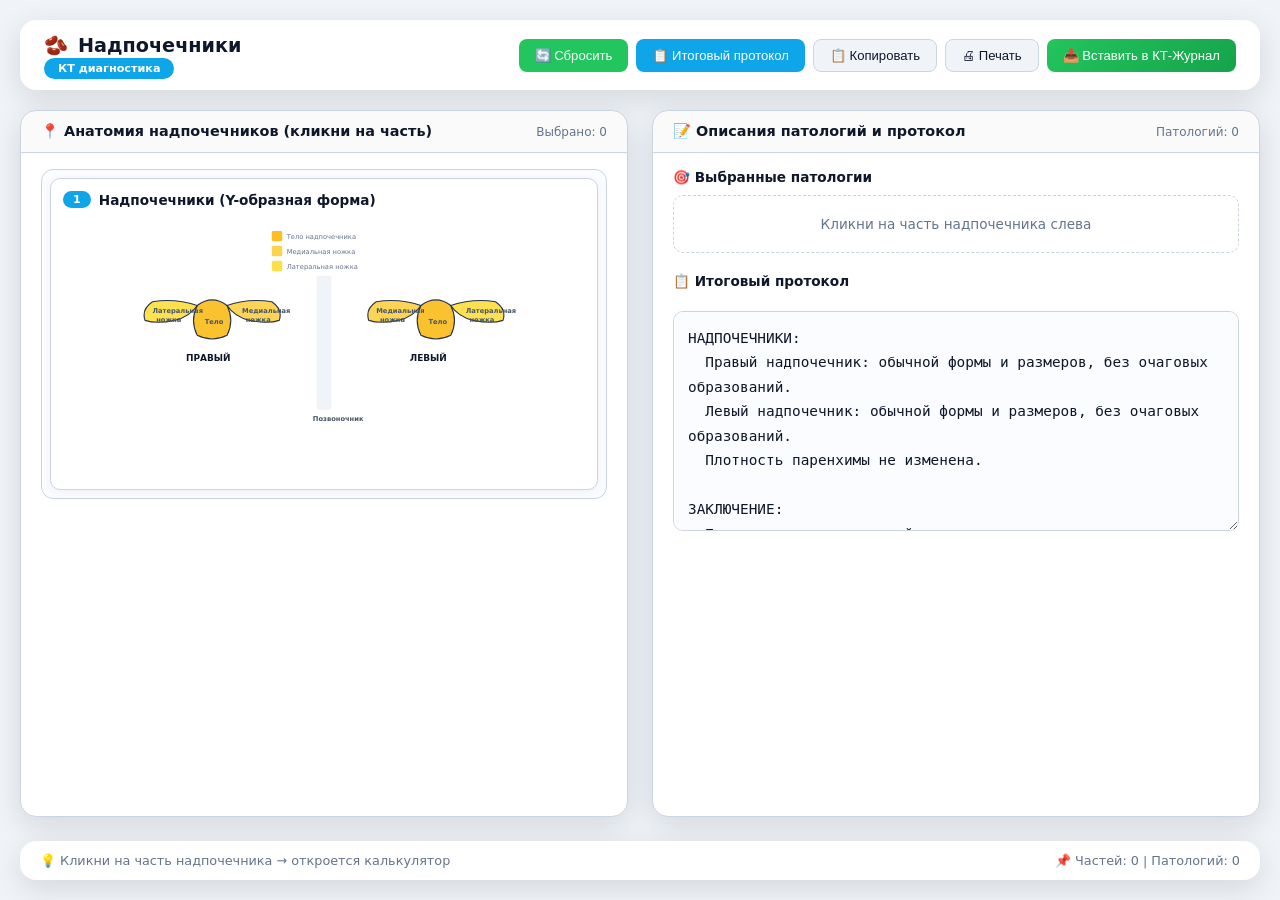
<file: widgets/adrenal.html>
<!DOCTYPE html>
<html lang="ru">
<head>
    <meta charset="UTF-8" />
    <meta name="viewport" content="width=device-width, initial-scale=1.0" />
    <title>Надпочечники — КТ диагностика</title>
    <style>
        :root {
            --bg: #f0f4f8;
            --card: #ffffff;
            --border: #cbd5e1;
            --text: #0f172a;
            --muted: #64748b;
            --primary: #0ea5e9;
            --success: #22c55e;
            --danger: #ef4444;
            --warning: #f59e0b;
            --shadow: 0 8px 30px rgba(0, 0, 0, 0.12);
            --radius: 16px;
            --transition: 0.3s cubic-bezier(0.4, 0, 0.2, 1);
        }
        * { margin: 0; padding: 0; box-sizing: border-box; }
        body {
            background: var(--bg);
            color: var(--text);
            font-family: 'Segoe UI', system-ui, sans-serif;
            padding: 20px;
            min-height: 100vh;
            display: flex;
            flex-direction: column;
        }
        .header {
            display: flex;
            justify-content: space-between;
            align-items: center;
            flex-wrap: wrap;
            gap: 12px;
            background: var(--card);
            padding: 14px 24px;
            border-radius: var(--radius);
            box-shadow: var(--shadow);
            margin-bottom: 20px;
        }
        .header h1 { font-size: 1.2rem; font-weight: 700; display: flex; align-items: center; gap: 10px; }
        .header .badge { background: var(--primary); color: #fff; padding: 4px 14px; border-radius: 40px; font-size: 0.7rem; font-weight: 600; }
        .toolbar { display: flex; gap: 8px; flex-wrap: wrap; }
        .toolbar button {
            padding: 8px 16px;
            border: 1px solid var(--border);
            border-radius: 8px;
            background: var(--bg);
            color: var(--text);
            font-weight: 500;
            font-size: 0.82rem;
            cursor: pointer;
            transition: all var(--transition);
            display: flex;
            align-items: center;
            gap: 6px;
        }
        .toolbar button:hover { background: var(--border); transform: translateY(-2px); }
        .toolbar .primary { background: var(--primary); color: #fff; border: none; }
        .toolbar .primary:hover { background: #0284c7; }
        .toolbar .success { background: var(--success); color: #fff; border: none; }
        .toolbar .success:hover { background: #16a34a; }

        .main-grid { display: grid; grid-template-columns: 1fr 1fr; gap: 24px; flex: 1; }
        @media (max-width: 1000px) { .main-grid { grid-template-columns: 1fr; } }

        .card {
            background: var(--card);
            border-radius: var(--radius);
            box-shadow: var(--shadow);
            border: 1px solid var(--border);
            overflow: hidden;
            display: flex;
            flex-direction: column;
        }
        .card-header {
            padding: 12px 20px;
            background: rgba(0, 0, 0, 0.02);
            border-bottom: 1px solid var(--border);
            font-weight: 600;
            font-size: 0.9rem;
            display: flex;
            justify-content: space-between;
            align-items: center;
        }
        .card-header .count { font-weight: 400; font-size: 0.75rem; color: var(--muted); }
        .card-body { padding: 16px 20px; flex: 1; overflow: auto; max-height: 800px; }

        .diagrams-container { display: flex; flex-direction: column; gap: 16px; padding: 8px; background: #fafcff; border-radius: 12px; border: 1px solid var(--border); }
        .diagram-section { background: #fff; border-radius: 10px; padding: 12px; border: 1px solid var(--border); box-shadow: 0 2px 8px rgba(0,0,0,0.05); }
        .diagram-title { font-size: 0.85rem; font-weight: 700; color: var(--text); margin-bottom: 8px; display: flex; align-items: center; gap: 8px; }
        .diagram-title .badge { background: var(--primary); color: #fff; padding: 2px 10px; border-radius: 12px; font-size: 0.7rem; }
        .diagram-section svg { width: 100%; height: auto; display: block; }

        .diagram-section svg .organ { cursor: pointer; transition: all 0.3s ease; stroke: #1e293b; stroke-width: 1.5; opacity: 0.95; }
        .diagram-section svg .organ:hover { opacity: 1; filter: brightness(1.08) drop-shadow(0 0 6px rgba(14, 165, 233, 0.3)); }
        .diagram-section svg .organ.selected { stroke: #0284c7; stroke-width: 3; filter: drop-shadow(0 0 10px rgba(14, 165, 233, 0.6)); opacity: 1; }
        .diagram-section svg .organ.pathology { stroke: #dc2626; stroke-width: 3; filter: drop-shadow(0 0 14px rgba(239, 68, 68, 0.7)); animation: patho-pulse 1.2s ease-in-out infinite; opacity: 1; }
        @keyframes patho-pulse { 0%, 100% { filter: drop-shadow(0 0 6px rgba(239, 68, 68, 0.3)); } 50% { filter: drop-shadow(0 0 20px rgba(239, 68, 68, 0.8)); } }

        .diagram-section svg .organ-label { font-size: 11px; font-weight: 700; fill: #0f172a; pointer-events: none; user-select: none; }
        .diagram-section svg .organ-label-small { font-size: 9px; font-weight: 600; fill: #475569; pointer-events: none; user-select: none; }

        .modal-overlay {
            display: none;
            position: fixed;
            top: 0;
            left: 0;
            width: 100%;
            height: 100%;
            background: rgba(0, 0, 0, 0.5);
            z-index: 1000;
            justify-content: center;
            align-items: center;
        }
        .modal-overlay.show { display: flex; }
        .modal {
            background: #fff;
            border-radius: 16px;
            padding: 24px;
            max-width: 550px;
            width: 90%;
            max-height: 90vh;
            overflow-y: auto;
            box-shadow: 0 20px 60px rgba(0, 0, 0, 0.3);
        }
        .modal-header {
            display: flex;
            justify-content: space-between;
            align-items: center;
            margin-bottom: 20px;
            padding-bottom: 12px;
            border-bottom: 2px solid var(--border);
        }
        .modal-header h2 {
            font-size: 1.1rem;
            font-weight: 700;
            color: var(--text);
        }
        .modal-close {
            cursor: pointer;
            font-size: 1.5rem;
            color: var(--muted);
            background: none;
            border: none;
            padding: 4px 8px;
            border-radius: 6px;
        }
        .modal-close:hover { background: var(--bg); color: var(--danger); }

        .calculator {
            background: linear-gradient(135deg, #f3e8ff 0%, #ede9fe 100%);
            border: 2px solid #7c3aed;
            border-radius: 12px;
            padding: 16px;
        }
        .calculator .calc-title {
            font-weight: 700;
            font-size: 0.9rem;
            color: #5b21b6;
            margin-bottom: 12px;
            display: flex;
            align-items: center;
            gap: 6px;
        }
        .calculator .calc-formula {
            font-size: 0.75rem;
            color: #6b7280;
            background: #fff;
            padding: 8px;
            border-radius: 6px;
            margin-bottom: 10px;
            font-family: monospace;
            line-height: 1.5;
        }
        .calculator .calc-section {
            margin-bottom: 12px;
            padding: 10px;
            background: #fff;
            border-radius: 8px;
        }
        .calculator .calc-section-title {
            font-size: 0.8rem;
            font-weight: 700;
            color: #4b5563;
            margin-bottom: 8px;
            display: flex;
            align-items: center;
            gap: 6px;
        }
        .calculator .calc-input-group {
            display: grid;
            grid-template-columns: 1fr 1fr;
            gap: 8px;
            margin-bottom: 8px;
        }
        .calculator .calc-input-group label {
            font-size: 0.75rem;
            font-weight: 600;
            color: #4b5563;
            display: block;
            margin-bottom: 2px;
        }
        .calculator .calc-input-group input {
            width: 100%;
            padding: 6px 10px;
            border: 1px solid var(--border);
            border-radius: 6px;
            font-size: 0.85rem;
            background: #fff;
        }
        .calculator .calc-input-group input:focus {
            outline: none;
            border-color: #7c3aed;
        }
        .calculator .calc-input-full {
            margin-bottom: 8px;
        }
        .calculator .calc-input-full label {
            font-size: 0.75rem;
            font-weight: 600;
            color: #4b5563;
            display: block;
            margin-bottom: 2px;
        }
        .calculator .calc-input-full input {
            width: 100%;
            padding: 6px 10px;
            border: 1px solid var(--border);
            border-radius: 6px;
            font-size: 0.85rem;
            background: #fff;
        }
        .calculator .calc-input-full input:focus {
            outline: none;
            border-color: #7c3aed;
        }
        .calculator .calc-checkboxes {
            display: grid;
            grid-template-columns: 1fr 1fr;
            gap: 6px;
        }
        .calculator .calc-checkboxes label {
            display: flex;
            align-items: center;
            gap: 6px;
            font-size: 0.75rem;
            color: #4b5563;
            cursor: pointer;
            padding: 4px 8px;
            border-radius: 6px;
            transition: background 0.2s;
        }
        .calculator .calc-checkboxes label:hover {
            background: #f3f4f6;
        }
        .calculator .calc-checkboxes input[type="checkbox"] {
            width: 16px;
            height: 16px;
            cursor: pointer;
        }
        .calculator .calc-buttons {
            display: flex;
            gap: 8px;
            margin-bottom: 10px;
        }
        .calculator .calc-buttons button {
            flex: 1;
            padding: 8px;
            border-radius: 8px;
            font-size: 0.8rem;
            font-weight: 600;
            cursor: pointer;
            border: none;
            transition: all var(--transition);
        }
        .calculator .btn-calc {
            background: #7c3aed;
            color: #fff;
        }
        .calculator .btn-calc:hover { background: #6d28d9; }
        .calculator .btn-clear-calc {
            background: #fff;
            color: var(--text);
            border: 1px solid var(--border);
        }
        .calculator .calc-result {
            display: none;
            background: #fff;
            border-radius: 8px;
            padding: 12px;
            border-left: 4px solid #7c3aed;
        }
        .calculator .calc-result.show { display: block; }
        .calculator .calc-result .result-row {
            display: flex;
            justify-content: space-between;
            align-items: center;
            padding: 4px 0;
            font-size: 0.85rem;
        }
        .calculator .calc-result .result-label {
            font-weight: 600;
            color: #4b5563;
        }
        .calculator .calc-result .result-value {
            font-weight: 700;
            font-size: 0.95rem;
        }
        .calculator .calc-result .result-value.good { color: #16a34a; }
        .calculator .calc-result .result-value.bad { color: #dc2626; }
        .calculator .calc-result .result-value.warning { color: #f97316; }
        .calculator .calc-conclusion {
            margin-top: 10px;
            padding: 10px;
            border-radius: 8px;
            font-size: 0.82rem;
            font-weight: 600;
            line-height: 1.5;
        }
        .calculator .calc-conclusion.benign {
            background: #dcfce7;
            color: #166534;
            border: 1px solid #86efac;
        }
        .calculator .calc-conclusion.malignant {
            background: #fee2e2;
            color: #991b1b;
            border: 1px solid #fca5a5;
        }
        .calculator .calc-conclusion.suspicious {
            background: #ffedd5;
            color: #9a3412;
            border: 1px solid #fdba74;
        }
        .calculator .btn-add {
            width: 100%;
            padding: 10px;
            background: #22c55e;
            color: #fff;
            border: none;
            border-radius: 8px;
            font-size: 0.9rem;
            font-weight: 700;
            cursor: pointer;
            margin-top: 10px;
        }
        .calculator .btn-add:hover { background: #16a34a; }

        .protocol-section { margin-bottom: 20px; }
        .protocol-section-title { font-size: 0.85rem; font-weight: 700; color: var(--text); margin-bottom: 10px; display: flex; align-items: center; gap: 8px; }

        .selected-pathology-card { background: #f8fafc; border: 1px solid var(--border); border-radius: 10px; padding: 12px; margin-bottom: 10px; border-left: 4px solid var(--primary); }
        .selected-pathology-card.norma-card { border-left-color: var(--success); background: #f0fdf4; }
        .selected-pathology-card.adenoma-card { border-left-color: #22c55e; background: #f0fdf4; }
        .selected-pathology-card.malignant-card { border-left-color: #dc2626; background: #fef2f2; }
        .selected-pathology-card.pheo-card { border-left-color: #f59e0b; background: #fffbeb; }
        .selected-pathology-card .sp-header { display: flex; justify-content: space-between; align-items: center; margin-bottom: 8px; flex-wrap: wrap; gap: 6px; }
        .selected-pathology-card .sp-title { font-weight: 700; font-size: 0.85rem; display: flex; align-items: center; gap: 6px; }
        .selected-pathology-card .sp-remove { cursor: pointer; color: var(--muted); font-size: 1.1rem; background: none; border: none; padding: 2px 6px; border-radius: 4px; }
        .selected-pathology-card .sp-remove:hover { background: var(--danger); color: #fff; }
        .selected-pathology-card .sp-parts { font-size: 0.75rem; color: var(--muted); margin-bottom: 8px; }
        .selected-pathology-card .sp-parts span { display: inline-block; background: var(--primary); color: #fff; padding: 2px 8px; border-radius: 10px; font-size: 0.7rem; margin-right: 4px; margin-bottom: 4px; }
        .selected-pathology-card .sp-size { font-size: 0.75rem; font-weight: 600; margin-bottom: 8px; padding: 4px 8px; border-radius: 6px; display: inline-block; background: #e0f2fe; color: #0369a1; }
        .selected-pathology-card .sp-density { font-size: 0.75rem; font-weight: 600; margin-bottom: 8px; padding: 4px 8px; border-radius: 6px; display: inline-block; }
        .selected-pathology-card .sp-density.low { color: #16a34a; background: #dcfce7; }
        .selected-pathology-card .sp-density.high { color: #dc2626; background: #fee2e2; }
        .selected-pathology-card .sp-washout { font-size: 0.75rem; font-weight: 600; margin-bottom: 8px; padding: 4px 8px; border-radius: 6px; display: inline-block; }
        .selected-pathology-card .sp-washout.fast { color: #16a34a; background: #dcfce7; }
        .selected-pathology-card .sp-washout.slow { color: #dc2626; background: #fee2e2; }
        .selected-pathology-card .sp-features { font-size: 0.75rem; color: var(--muted); margin-bottom: 8px; font-style: italic; }

        .ct-description { width: 100%; min-height: 100px; padding: 10px; border: 1px solid var(--border); border-radius: 8px; font-size: 0.85rem; line-height: 1.6; font-family: 'Segoe UI', sans-serif; background: #fff; color: var(--text); resize: vertical; }
        .ct-description:focus { outline: none; border-color: var(--primary); box-shadow: 0 0 0 3px rgba(14, 165, 233, 0.15); }

        .final-protocol { width: 100%; min-height: 220px; padding: 14px; border: 1px solid var(--border); border-radius: 10px; font-size: 0.9rem; line-height: 1.7; font-family: 'Segoe UI', monospace; background: #fafcff; color: var(--text); resize: vertical; margin-top: 12px; }
        .final-protocol:focus { outline: none; border-color: var(--primary); box-shadow: 0 0 0 3px rgba(14, 165, 233, 0.15); }

        .status-bar { margin-top: 24px; padding: 12px 20px; background: var(--card); border-radius: var(--radius); box-shadow: var(--shadow); font-size: 0.8rem; color: var(--muted); display: flex; flex-wrap: wrap; justify-content: space-between; align-items: center; gap: 10px; }

        .toast { position: fixed; bottom: 20px; right: 20px; background: var(--text); color: #fff; padding: 12px 24px; border-radius: 10px; box-shadow: var(--shadow); opacity: 0; transform: translateY(20px); transition: all 0.3s ease; z-index: 10001; font-size: 0.9rem; }
        .toast.show { opacity: 1; transform: translateY(0); }

        @media (max-width: 700px) {
            body { padding: 12px; }
            .header { flex-direction: column; align-items: stretch; }
            .toolbar { justify-content: stretch; }
            .toolbar button { flex: 1; justify-content: center; font-size: 0.7rem; padding: 6px 10px; }
            .card-body { max-height: 500px; padding: 12px; }
            .diagram-section svg .organ-label { font-size: 9px; }
        }
        @media print {
            .toolbar, .status-bar, .modal-overlay { display: none !important; }
            .diagram-section svg .organ { cursor: default !important; }
            .diagram-section svg .organ.selected { stroke: #000 !important; stroke-width: 2.5 !important; filter: none !important; }
            .diagram-section svg .organ.pathology { stroke: #000 !important; stroke-width: 3 !important; filter: none !important; animation: none !important; }
        }
    </style>
</head>
<body>

    <header class="header">
        <div>
            <h1>🫘 <span>Надпочечники</span></h1>
            <span class="badge">КТ диагностика</span>
        </div>
        <div class="toolbar">
            <button class="success" onclick="resetAll()">🔄 Сбросить</button>
            <button class="primary" onclick="generateFinalProtocol()">📋 Итоговый протокол</button>
            <button onclick="copyToClipboard()">📋 Копировать</button>
            <button onclick="window.print()">🖨 Печать</button>
            <button class="success" onclick="sendToParent()" style="background:linear-gradient(135deg,#22c55e,#16a34a);">📥 Вставить в КТ-Журнал</button>
        </div>
    </header>

    <div class="main-grid">

        <div class="card">
            <div class="card-header">
                <span>📍 Анатомия надпочечников (кликни на часть)</span>
                <span class="count" id="organsCount">Выбрано: 0</span>
            </div>
            <div class="card-body">
                <div class="diagrams-container">

                    <div class="diagram-section">
                        <div class="diagram-title"><span class="badge">1</span><span>Надпочечники (Y-образная форма)</span></div>
                        <svg viewBox="0 0 700 350" xmlns="http://www.w3.org/2000/svg">
                            <g id="right_adrenal">
                                <path class="organ" data-organ="right_body" 
                                      d="M180 120 Q200 105 220 120 Q230 140 220 160 Q200 170 180 160 Q170 140 180 120 Z" 
                                      fill="#fbbf24"/>
                                <text class="organ-label-small" x="190" y="145">Тело</text>
                                <path class="organ" data-organ="right_medial_leg" 
                                      d="M220 120 Q250 110 280 115 Q295 125 290 140 Q275 145 250 140 Q230 135 220 120 Z" 
                                      fill="#fcd34d"/>
                                <text class="organ-label-small" x="240" y="130">Медиальная</text>
                                <text class="organ-label-small" x="245" y="142">ножка</text>
                                <path class="organ" data-organ="right_lateral_leg" 
                                      d="M180 120 Q150 110 120 115 Q105 125 110 140 Q125 145 150 140 Q170 135 180 120 Z" 
                                      fill="#fde047"/>
                                <text class="organ-label-small" x="120" y="130">Латеральная</text>
                                <text class="organ-label-small" x="125" y="142">ножка</text>
                                <text class="organ-label" x="165" y="195" style="font-size:12px;">ПРАВЫЙ</text>
                            </g>

                            <g id="left_adrenal">
                                <path class="organ" data-organ="left_body" 
                                      d="M480 120 Q500 105 520 120 Q530 140 520 160 Q500 170 480 160 Q470 140 480 120 Z" 
                                      fill="#fbbf24"/>
                                <text class="organ-label-small" x="490" y="145">Тело</text>
                                <path class="organ" data-organ="left_medial_leg" 
                                      d="M480 120 Q450 110 420 115 Q405 125 410 140 Q425 145 450 140 Q470 135 480 120 Z" 
                                      fill="#fcd34d"/>
                                <text class="organ-label-small" x="420" y="130">Медиальная</text>
                                <text class="organ-label-small" x="425" y="142">ножка</text>
                                <path class="organ" data-organ="left_lateral_leg" 
                                      d="M520 120 Q550 110 580 115 Q595 125 590 140 Q575 145 550 140 Q530 135 520 120 Z" 
                                      fill="#fde047"/>
                                <text class="organ-label-small" x="540" y="130">Латеральная</text>
                                <text class="organ-label-small" x="545" y="142">ножка</text>
                                <text class="organ-label" x="465" y="195" style="font-size:12px;">ЛЕВЫЙ</text>
                            </g>

                            <rect x="340" y="80" width="20" height="180" fill="#e2e8f0" opacity="0.5" rx="4" pointer-events="none"/>
                            <text class="organ-label-small" x="335" y="275" fill="#64748b">Позвоночник</text>

                            <rect x="280" y="20" width="14" height="14" fill="#fbbf24" rx="2"/>
                            <text x="300" y="31" font-size="9" fill="#64748b">Тело надпочечника</text>
                            <rect x="280" y="40" width="14" height="14" fill="#fcd34d" rx="2"/>
                            <text x="300" y="51" font-size="9" fill="#64748b">Медиальная ножка</text>
                            <rect x="280" y="60" width="14" height="14" fill="#fde047" rx="2"/>
                            <text x="300" y="71" font-size="9" fill="#64748b">Латеральная ножка</text>
                        </svg>
                    </div>

                </div>
            </div>
        </div>

        <div class="card">
            <div class="card-header">
                <span>📝 Описания патологий и протокол</span>
                <span class="count" id="pathologyCount">Патологий: 0</span>
            </div>
            <div class="card-body">
                <div class="protocol-section">
                    <div class="protocol-section-title">🎯 Выбранные патологии</div>
                    <div id="selectedPathologiesContainer">
                        <div style="color: var(--muted); font-size: 0.85rem; padding: 20px; text-align: center; border: 1px dashed var(--border); border-radius: 10px;">Кликни на часть надпочечника слева → откроется калькулятор</div>
                    </div>
                </div>
                <div class="protocol-section" style="margin-top: 20px;">
                    <div class="protocol-section-title">📋 Итоговый протокол</div>
                    <textarea class="final-protocol" id="finalProtocol">НАДПОЧЕЧНИКИ:
  Правый надпочечник: обычной формы и размеров, без очаговых образований.
  Левый надпочечник: обычной формы и размеров, без очаговых образований.
  Плотность паренхимы не изменена.

ЗАКЛЮЧЕНИЕ:
  Патологических изменений надпочечников не выявлено.</textarea>
                </div>
            </div>
        </div>
    </div>

    <div class="modal-overlay" id="calculatorModal">
        <div class="modal">
            <div class="modal-header">
                <h2 id="modalTitle">Калькулятор вымывания</h2>
                <button class="modal-close" onclick="closeModal()">×</button>
            </div>
            <div class="calculator">
                <div class="calc-title">🧮 Диагностика образования надпочечника</div>
                <div class="calc-formula">
                    <b>АКВ</b> = [(Контраст_60с − Контраст_15мин) / (Контраст_60с − Натив)] × 100%<br>
                    <b>ОКВ</b> = [(Контраст_60с − Контраст_15мин) / Контраст_60с] × 100%<br>
                    <span style="color:#7c3aed;">Критерии аденомы: АКВ > 60% или ОКВ > 40%</span>
                </div>

                <div class="calc-section">
                    <div class="calc-section-title">📏 Размеры образования (мм)</div>
                    <div class="calc-input-group">
                        <div>
                            <label>Длина (мм):</label>
                            <input type="number" id="calcSize1" placeholder="25" step="1"/>
                        </div>
                        <div>
                            <label>Ширина (мм):</label>
                            <input type="number" id="calcSize2" placeholder="18" step="1"/>
                        </div>
                    </div>
                </div>

                <div class="calc-section">
                    <div class="calc-section-title">📊 Плотность (HU)</div>
                    <div class="calc-input-group">
                        <div>
                            <label>Нативная:</label>
                            <input type="number" id="calcNative" placeholder="25" step="0.1"/>
                        </div>
                        <div>
                            <label>Контраст 60 сек:</label>
                            <input type="number" id="calcContrast60" placeholder="120" step="0.1"/>
                        </div>
                    </div>
                    <div class="calc-input-full">
                        <label>Контраст 15 мин:</label>
                        <input type="number" id="calcContrast15" placeholder="45" step="0.1"/>
                    </div>
                </div>

                <div class="calc-section">
                    <div class="calc-section-title">🔍 Дополнительные характеристики</div>
                    <div class="calc-checkboxes">
                        <label><input type="checkbox" id="featureHemorrhage"/> Кровоизлияние (повышенная плотность)</label>
                        <label><input type="checkbox" id="featureCystic"/> Кистозная дегенерация/некроз (пониженная плотность)</label>
                        <label><input type="checkbox" id="featureCalcification"/> Кальцинаты</label>
                        <label><input type="checkbox" id="featureNecrosis"/> Некроз</label>
                    </div>
                </div>

                <div class="calc-buttons">
                    <button class="btn-calc" onclick="calculateWashout()">📊 Рассчитать</button>
                    <button class="btn-clear-calc" onclick="clearCalculator()">Очистить</button>
                </div>
                <div class="calc-result" id="calcResult">
                    <div class="result-row">
                        <span class="result-label">Абсолютное вымывание (АКВ):</span>
                        <span class="result-value" id="resultAKV">—</span>
                    </div>
                    <div class="result-row">
                        <span class="result-label">Относительное вымывание (ОКВ):</span>
                        <span class="result-value" id="resultOKV">—</span>
                    </div>
                    <div class="calc-conclusion" id="calcConclusion"></div>
                    <button class="btn-add" onclick="addResultToProtocol()">✅ Добавить в протокол</button>
                </div>
            </div>
        </div>
    </div>

    <div class="status-bar">
        <span>💡 <span id="statusMessage">Кликни на часть надпочечника → откроется калькулятор</span></span>
        <span>📌 <span id="statusCount">Частей: 0 | Патологий: 0</span></span>
    </div>
    <div class="toast" id="toast"></div>

    <script>
        (function() {
            'use strict';

            const organNames = {
                right_body: 'теле правого надпочечника',
                right_medial_leg: 'медиальной ножке правого надпочечника',
                right_lateral_leg: 'латеральной ножке правого надпочечника',
                left_body: 'теле левого надпочечника',
                left_medial_leg: 'медиальной ножке левого надпочечника',
                left_lateral_leg: 'латеральной ножке левого надпочечника'
            };

            const organNamesShort = {
                right_body: 'Правый надпочечник: тело',
                right_medial_leg: 'Правый надпочечник: медиальная ножка',
                right_lateral_leg: 'Правый надпочечник: латеральная ножка',
                left_body: 'Левый надпочечник: тело',
                left_medial_leg: 'Левый надпочечник: медиальная ножка',
                left_lateral_leg: 'Левый надпочечник: латеральная ножка'
            };

            const state = {
                selectedOrgans: new Set(),
                pathologies: {},
                currentOrgan: null,
                currentCalcResult: null
            };

            const organs = document.querySelectorAll('.organ');
            const organsCount = document.getElementById('organsCount');
            const pathologyCount = document.getElementById('pathologyCount');
            const statusMessage = document.getElementById('statusMessage');
            const statusCount = document.getElementById('statusCount');
            const toast = document.getElementById('toast');
            const modal = document.getElementById('calculatorModal');
            const modalTitle = document.getElementById('modalTitle');
            const selectedPathologiesContainer = document.getElementById('selectedPathologiesContainer');
            const finalProtocol = document.getElementById('finalProtocol');

            function showToast(message) {
                toast.textContent = message;
                toast.classList.add('show');
                setTimeout(() => toast.classList.remove('show'), 3000);
            }

            function openCalculator(organId) {
                state.currentOrgan = organId;
                modalTitle.textContent = 'Диагностика: ' + organNamesShort[organId];
                modal.classList.add('show');
                clearCalculator();
            }

            window.closeModal = function() {
                modal.classList.remove('show');
                state.currentOrgan = null;
                state.currentCalcResult = null;
            }

            window.calculateWashout = function() {
                const native = parseFloat(document.getElementById('calcNative').value);
                const contrast60 = parseFloat(document.getElementById('calcContrast60').value);
                const contrast15 = parseFloat(document.getElementById('calcContrast15').value);
                const size1 = parseFloat(document.getElementById('calcSize1').value);
                const size2 = parseFloat(document.getElementById('calcSize2').value);

                const features = {
                    hemorrhage: document.getElementById('featureHemorrhage').checked,
                    cystic: document.getElementById('featureCystic').checked,
                    calcification: document.getElementById('featureCalcification').checked,
                    necrosis: document.getElementById('featureNecrosis').checked
                };

                if (isNaN(native)) {
                    showToast('⚠️ Введи нативную плотность');
                    return;
                }

                let diagnosis = '';
                let description = '';
                let conclusionClass = '';
                let akv = null;
                let okv = null;

                if (isNaN(contrast60) || isNaN(contrast15)) {
                    if (native < -20) {
                        diagnosis = 'Миелолипома';
                        description = `Образование с отрицательной плотностью (${native} HU), характерной для жировой ткани.`;
                        conclusionClass = 'benign';
                    } else if (native < 10) {
                        diagnosis = 'Аденома (богатая жиром)';
                        description = `Образование низкой плотности (${native} HU <10 HU). Диагноз аденомы установлен без контрастирования.`;
                        conclusionClass = 'benign';
                    } else {
                        diagnosis = 'Образование >10 HU (требуется контраст)';
                        description = `Плотность образования ${native} HU (>10 HU). Нативной КТ недостаточно для дифференциальной диагностики.`;
                        conclusionClass = 'suspicious';
                    }
                } else {
                    if (contrast60 <= native) {
                        showToast('⚠️ Контраст 60с должен быть больше нативной плотности');
                        return;
                    }

                    akv = ((contrast60 - contrast15) / (contrast60 - native)) * 100;
                    okv = ((contrast60 - contrast15) / contrast60) * 100;

                    if (akv > 60 || okv > 40) {
                        diagnosis = 'Аденома (бедная жиром)';
                        description = `Аденома с плотностью ${native} HU. Быстрое вымывание: АКВ ${akv.toFixed(1)}%, ОКВ ${okv.toFixed(1)}%.`;
                        conclusionClass = 'benign';
                    } else if (contrast60 > 130) {
                        diagnosis = 'Феохромоцитома (подозрение)';
                        description = `Интенсивное накопление контраста (${contrast60} HU >130 HU). АКВ ${akv.toFixed(1)}%, ОКВ ${okv.toFixed(1)}%.`;
                        conclusionClass = 'suspicious';
                    } else {
                        diagnosis = 'Метастаз / Адренокортикальный рак (подозрение)';
                        description = `Медленное вымывание: АКВ ${akv.toFixed(1)}%, ОКВ ${okv.toFixed(1)}%. Нативная плотность ${native} HU.`;
                        conclusionClass = 'malignant';
                    }
                }

                let sizeText = '';
                if (!isNaN(size1) && !isNaN(size2)) {
                    sizeText = `Размеры: ${size1}×${size2} мм. `;
                }

                let featuresText = '';
                const featureList = [];
                if (features.hemorrhage) featureList.push('участки кровоизлияния (повышенная плотность)');
                if (features.cystic) featureList.push('участки кистозной дегенерации/некроза (пониженная плотность)');
                if (features.calcification) featureList.push('кальцинаты');
                if (features.necrosis) featureList.push('некроз');
                
                if (featureList.length > 0) {
                    featuresText = 'Содержит ' + featureList.join(', ') + '. ';
                }

                const fullDescription = sizeText + description + ' ' + featuresText;

                state.currentCalcResult = {
                    diagnosis: diagnosis,
                    description: fullDescription,
                    native: native,
                    contrast60: contrast60,
                    contrast15: contrast15,
                    akv: akv,
                    okv: okv,
                    size1: size1,
                    size2: size2,
                    features: features
                };

                const resultDiv = document.getElementById('calcResult');
                const akvEl = document.getElementById('resultAKV');
                const okvEl = document.getElementById('resultOKV');
                const conclusionEl = document.getElementById('calcConclusion');

                if (akv !== null) {
                    akvEl.textContent = akv.toFixed(1) + '%';
                    okvEl.textContent = okv.toFixed(1) + '%';
                    akvEl.className = 'result-value ' + (akv > 60 ? 'good' : 'bad');
                    okvEl.className = 'result-value ' + (okv > 40 ? 'good' : 'bad');
                } else {
                    akvEl.textContent = '—';
                    okvEl.textContent = '—';
                    akvEl.className = 'result-value';
                    okvEl.className = 'result-value';
                }

                conclusionEl.textContent = diagnosis + '\n\n' + fullDescription;
                conclusionEl.className = 'calc-conclusion ' + conclusionClass;
                resultDiv.classList.add('show');
                showToast('📊 Расчёт выполнен');
            }

            window.addResultToProtocol = function() {
                if (!state.currentCalcResult || !state.currentOrgan) {
                    showToast('⚠️ Сначала проведи расчёт');
                    return;
                }

                const organId = state.currentOrgan;
                const result = state.currentCalcResult;
                const uniqueKey = organId + '_' + result.diagnosis;

                if (!state.pathologies[uniqueKey]) {
                    state.pathologies[uniqueKey] = {
                        organ: organId,
                        diagnosis: result.diagnosis,
                        description: result.description,
                        native: result.native,
                        contrast60: result.contrast60,
                        contrast15: result.contrast15,
                        akv: result.akv,
                        okv: result.okv,
                        size1: result.size1,
                        size2: result.size2,
                        features: result.features
                    };
                }

                state.selectedOrgans.add(organId);
                organs.forEach(o => {
                    if (o.dataset.organ === organId) {
                        o.classList.add('selected', 'pathology');
                    }
                });

                closeModal();
                updateUI();
                showToast('✅ Добавлено в протокол');
            }

            window.clearCalculator = function() {
                document.getElementById('calcNative').value = '';
                document.getElementById('calcContrast60').value = '';
                document.getElementById('calcContrast15').value = '';
                document.getElementById('calcSize1').value = '';
                document.getElementById('calcSize2').value = '';
                document.getElementById('featureHemorrhage').checked = false;
                document.getElementById('featureCystic').checked = false;
                document.getElementById('featureCalcification').checked = false;
                document.getElementById('featureNecrosis').checked = false;
                document.getElementById('calcResult').classList.remove('show');
                state.currentCalcResult = null;
            }

            organs.forEach(organ => {
                organ.addEventListener('click', function(e) {
                    e.stopPropagation();
                    const organId = this.dataset.organ;
                    if (organId) openCalculator(organId);
                });
            });

            document.addEventListener('click', function(e) {
                if (e.target === modal) {
                    closeModal();
                }
            });

            window.removePathology = function(key) {
                if (!state.pathologies[key]) return;
                const organId = state.pathologies[key].organ;
                state.selectedOrgans.delete(organId);
                delete state.pathologies[key];
                
                let stillHas = false;
                for (const pk in state.pathologies) {
                    if (state.pathologies[pk].organ === organId) { stillHas = true; break; }
                }
                if (!stillHas) {
                    organs.forEach(o => {
                        if (o.dataset.organ === organId) o.classList.remove('selected', 'pathology');
                    });
                }
                updateUI();
            }

            window.updatePathologyDescription = function(key, newDesc) {
                if (state.pathologies[key]) {
                    state.pathologies[key].description = newDesc;
                    updateFinalProtocol();
                }
            }

            function updateUI() {
                organsCount.textContent = 'Выбрано: ' + state.selectedOrgans.size;
                const totalPath = Object.keys(state.pathologies).length;
                pathologyCount.textContent = 'Патологий: ' + totalPath;
                statusCount.textContent = 'Частей: ' + state.selectedOrgans.size + ' | Патологий: ' + totalPath;

                if (totalPath === 0) {
                    selectedPathologiesContainer.innerHTML = '<div style="color: var(--muted); font-size: 0.85rem; padding: 20px; text-align: center; border: 1px dashed var(--border); border-radius: 10px;">Кликни на часть надпочечника слева</div>';
                } else {
                    let html = '';
                    for (const pk in state.pathologies) {
                        const p = state.pathologies[pk];
                        let cardClass = '';
                        if (p.diagnosis.includes('Аденома') || p.diagnosis.includes('Миелолипома')) cardClass = 'adenoma-card';
                        else if (p.diagnosis.includes('Метастаз') || p.diagnosis.includes('рак')) cardClass = 'malignant-card';
                        else if (p.diagnosis.includes('Феохромоцитома')) cardClass = 'pheo-card';

                        html += '<div class="selected-pathology-card ' + cardClass + '">';
                        html += '<div class="sp-header"><div class="sp-title">' + p.diagnosis + '</div>';
                        html += '<button class="sp-remove" onclick="removePathology(\'' + pk + '\')" title="Удалить">×</button></div>';
                        html += '<div class="sp-parts"><span>' + organNamesShort[p.organ] + '</span></div>';
                        
                        if (!isNaN(p.size1) && !isNaN(p.size2)) {
                            html += '<div class="sp-size">📏 ' + p.size1 + '×' + p.size2 + ' мм</div>';
                        }
                        
                        html += '<div class="sp-density ' + (p.native < 10 ? 'low' : 'high') + '">📊 Натив: ' + p.native + ' HU</div>';
                        
                        if (p.akv !== null) {
                            html += '<div class="sp-washout ' + (p.akv > 60 ? 'fast' : 'slow') + '">💧 АКВ: ' + p.akv.toFixed(1) + '%, ОКВ: ' + p.okv.toFixed(1) + '%</div>';
                        }
                        
                        const featureList = [];
                        if (p.features.hemorrhage) featureList.push('кровоизлияние');
                        if (p.features.cystic) featureList.push('кистозная дегенерация');
                        if (p.features.calcification) featureList.push('кальцинаты');
                        if (p.features.necrosis) featureList.push('некроз');
                        if (featureList.length > 0) {
                            html += '<div class="sp-features">🔍 ' + featureList.join(', ') + '</div>';
                        }
                        
                        html += '<textarea class="ct-description" oninput="updatePathologyDescription(\'' + pk + '\', this.value)">' + p.description + '</textarea>';
                        html += '</div>';
                    }
                    selectedPathologiesContainer.innerHTML = html;
                }
                updateFinalProtocol();
            }

            function updateFinalProtocol() {
                const pathEntries = Object.entries(state.pathologies);
                
                let text = 'НАДПОЧЕЧНИКИ:\n';
                if (pathEntries.length === 0) {
                    text += '  Правый надпочечник: обычной формы и размеров, без очаговых образований.\n';
                    text += '  Левый надпочечник: обычной формы и размеров, без очаговых образований.\n';
                    text += '  Плотность паренхимы не изменена.\n\n';
                } else {
                    const rightFindings = [], leftFindings = [];
                    
                    pathEntries.forEach(([pk, p]) => {
                        const organName = organNames[p.organ];
                        const isRight = organName.includes('правого');
                        const isLeft = organName.includes('левого');
                        
                        let sizeText = '';
                        if (!isNaN(p.size1) && !isNaN(p.size2)) {
                            sizeText = ' размерами ' + p.size1 + '×' + p.size2 + ' мм';
                        }
                        
                        let finding = 'В ' + organName + ' образование' + sizeText + ', характерное для ' + p.diagnosis.toLowerCase();
                        
                        const featureList = [];
                        if (p.features.hemorrhage) featureList.push('с участками кровоизлияния');
                        if (p.features.cystic) featureList.push('с участками кистозной дегенерации');
                        if (p.features.calcification) featureList.push('с кальцинатами');
                        if (p.features.necrosis) featureList.push('с некрозом');
                        
                        if (featureList.length > 0) {
                            finding += ' ' + featureList.join(', ');
                        }
                        
                        if (p.akv !== null) {
                            finding += ' (АКВ ' + p.akv.toFixed(1) + '%, ОКВ ' + p.okv.toFixed(1) + '%)';
                        }
                        
                        finding += '.';
                        
                        if (isRight) rightFindings.push(finding);
                        if (isLeft) leftFindings.push(finding);
                    });
                    
                    if (rightFindings.length > 0) text += '  ' + rightFindings.join(' ') + '\n';
                    if (leftFindings.length > 0) text += '  ' + leftFindings.join(' ') + '\n';
                    text += '\n';
                }

                text += 'ЗАКЛЮЧЕНИЕ:\n';
                if (pathEntries.length === 0) {
                    text += '  Патологических изменений надпочечников не выявлено.\n';
                } else {
                    const adenomas = [], malignants = [], pheos = [], others = [];
                    pathEntries.forEach(([pk, p]) => {
                        if (p.diagnosis.includes('Аденома') || p.diagnosis.includes('Миелолипома')) adenomas.push(p.diagnosis);
                        else if (p.diagnosis.includes('Метастаз') || p.diagnosis.includes('рак')) malignants.push(p.diagnosis);
                        else if (p.diagnosis.includes('Феохромоцитома')) pheos.push(p.diagnosis);
                        else others.push(p.diagnosis);
                    });
                    
                    const allFindings = [...adenomas, ...malignants, ...pheos, ...others];
                    text += '  ' + allFindings.join('; ') + '.\n';
                    
                    if (malignants.length > 0 || pheos.length > 0) {
                        text += '  Рекомендовано: консультация эндокринолога/онколога, лабораторное обследование (гормоны), МРТ надпочечников.\n';
                    } else if (adenomas.length > 0) {
                        text += '  Рекомендовано: консультация эндокринолога, контроль КТ через 6-12 месяцев при образовании >1 см.\n';
                    } else {
                        text += '  Рекомендовано: консультация эндокринолога.\n';
                    }
                }
                finalProtocol.value = text;
            }

            window.generateFinalProtocol = function() {
                updateFinalProtocol();
                showToast('📋 Протокол сформирован');
                finalProtocol.focus();
                finalProtocol.select();
            }

            window.copyToClipboard = function() {
                finalProtocol.select();
                document.execCommand('copy');
                if (navigator.clipboard) {
                    navigator.clipboard.writeText(finalProtocol.value).then(() => showToast('✅ Скопировано!')).catch(() => showToast('✅ Скопировано!'));
                } else {
                    showToast('✅ Скопировано!');
                }
            }

            window.resetAll = function() {
                if (!confirm('Очистить всё?')) return;
                state.selectedOrgans.clear();
                state.pathologies = {};
                organs.forEach(o => o.classList.remove('selected', 'pathology'));
                updateUI();
                showToast('🔄 Сброшено');
            }

            updateUI();
        })();

// ============================================================
// ОТПРАВКА РЕЗУЛЬТАТА В РОДИТЕЛЬСКОЕ ОКНО (КТ-Журнал)
// ============================================================
function sendToParent() {
    let text = '';

    const finalEl = document.getElementById('finalProtocol');
    if (finalEl) {
        text = finalEl.value || finalEl.textContent || '';
    }

    const aspectEl = document.getElementById('protocol-text');
    if (!text && aspectEl) {
        text = aspectEl.textContent || '';
    }

    if (!text.trim()) {
        alert('⚠️ Сначала сформируйте протокол (нажмите «📋 Итоговый протокол»)');
        return;
    }

    if (window.parent && window.parent !== window) {
        window.parent.postMessage({
            type: 'widget-result',
            text: text
        }, '*');
    } else {
        if (navigator.clipboard && navigator.clipboard.writeText) {
            navigator.clipboard.writeText(text).then(() => {
                alert('✅ Протокол скопирован в буфер обмена');
            }).catch(() => {
                alert('⚠️ Не удалось скопировать');
            });
        } else {
            alert('✅ Протокол готов: ' + text.substring(0, 100) + '...');
        }
    }
}
    </script>
</body>
</html>
</file>
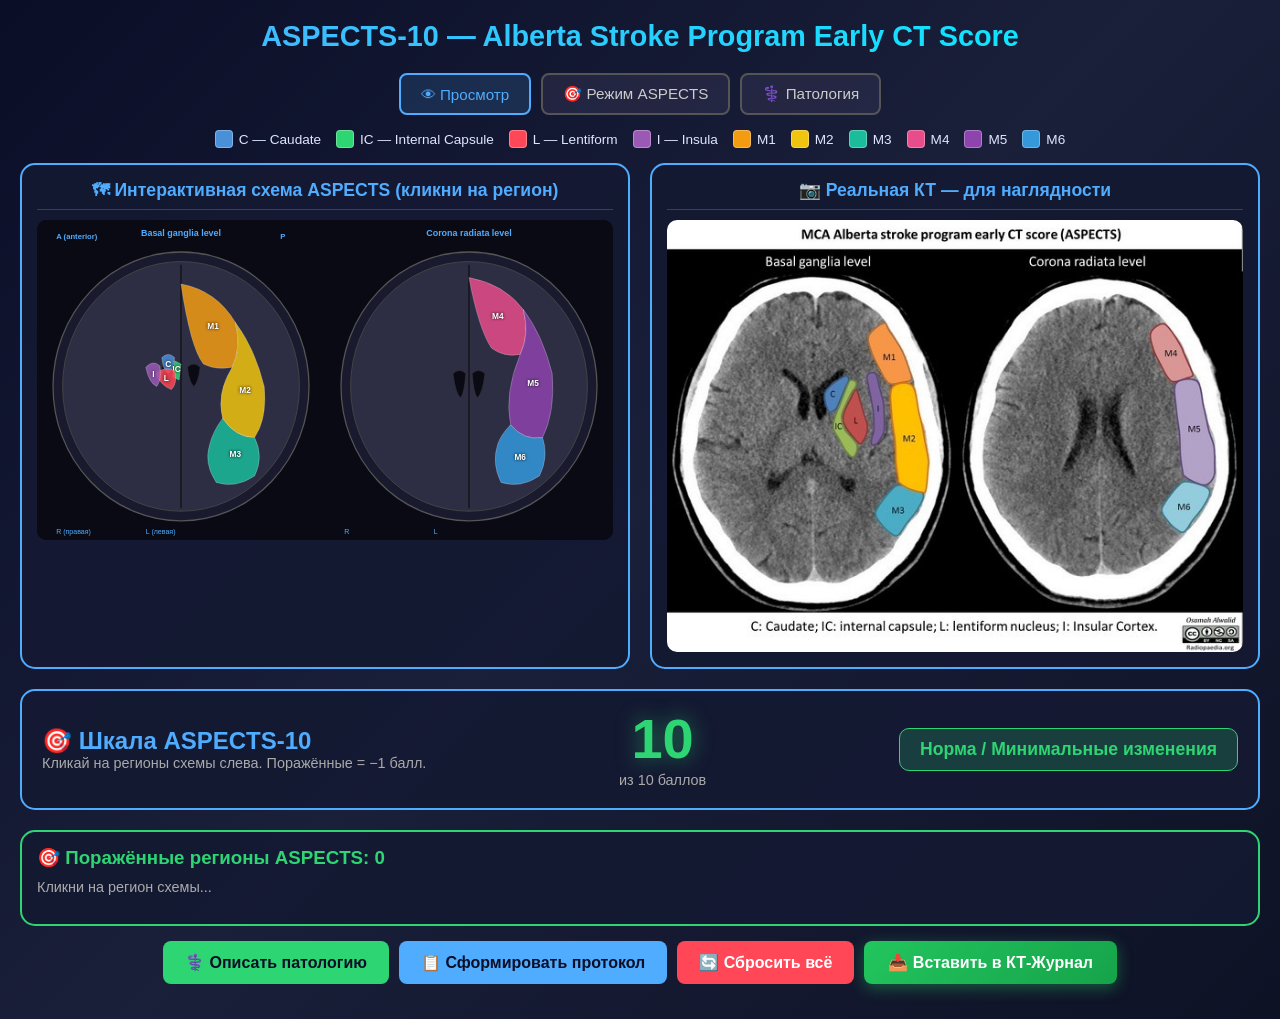
<file: widgets/aspects.html>
<!DOCTYPE html>
<html lang="ru">
<head>
<meta charset="UTF-8">
<meta name="viewport" content="width=device-width, initial-scale=1.0">
<title>ASPECTS-10 — Alberta Stroke Program Early CT Score</title>
<style>
* { margin: 0; padding: 0; box-sizing: border-box; }
body {
  font-family: 'Segoe UI', Tahoma, sans-serif;
  background: linear-gradient(135deg, #0a0e27 0%, #1a1f3a 50%, #0d1225 100%);
  color: #e0e6ff;
  min-height: 100vh;
  padding: 20px;
}
.container { max-width: 1500px; margin: 0 auto; }
h1 {
  text-align: center;
  font-size: 1.8em;
  margin-bottom: 20px;
  background: linear-gradient(90deg, #4facfe, #00f2fe);
  -webkit-background-clip: text;
  -webkit-text-fill-color: transparent;
}

/* MAIN LAYOUT */
.main-layout {
  display: grid;
  grid-template-columns: 1fr 1fr;
  gap: 20px;
  margin-bottom: 20px;
}
@media (max-width: 900px) {
  .main-layout { grid-template-columns: 1fr; }
}

.panel {
  background: rgba(20, 25, 50, 0.9);
  border: 2px solid #4facfe;
  border-radius: 15px;
  padding: 15px;
}
.panel-title {
  color: #4facfe;
  font-size: 1.1em;
  font-weight: bold;
  margin-bottom: 10px;
  text-align: center;
  padding-bottom: 8px;
  border-bottom: 1px solid rgba(79,172,254,0.3);
}

/* SCHEME PANEL */
.scheme-container {
  position: relative;
  background: #000;
  border-radius: 10px;
  overflow: hidden;
}
.scheme-svg {
  width: 100%;
  height: auto;
  display: block;
}
.aspects-region {
  cursor: pointer;
  transition: all 0.3s;
  stroke: rgba(255,255,255,0.3);
  stroke-width: 1.5;
}
.aspects-region:hover {
  stroke: #fff;
  stroke-width: 2.5;
  filter: brightness(1.3);
}
.aspects-region.affected {
  stroke: #ff4757;
  stroke-width: 3;
  animation: pulse-region 1.5s infinite;
}
@keyframes pulse-region {
  0%, 100% { filter: brightness(1); }
  50% { filter: brightness(1.4); }
}
.region-label {
  font-size: 13px;
  font-weight: bold;
  fill: #fff;
  pointer-events: none;
  text-anchor: middle;
  text-shadow: 0 0 3px #000;
}
.slice-label {
  font-size: 14px;
  font-weight: bold;
  fill: #4facfe;
  text-anchor: middle;
}

/* MRI PANEL */
.mri-container {
  position: relative;
  background: #000;
  border-radius: 10px;
  overflow: hidden;
  min-height: 400px;
  display: flex;
  align-items: center;
  justify-content: center;
}
.mri-image {
  width: 100%;
  height: auto;
  display: block;
  object-fit: contain;
}
.mri-placeholder {
  text-align: center;
  padding: 40px 20px;
  color: #666;
}
.mri-placeholder .icon { font-size: 4em; margin-bottom: 15px; }
.mri-placeholder .title { color: #4facfe; font-size: 1.2em; margin-bottom: 10px; }
.mri-placeholder .hint { color: #888; font-size: 0.9em; line-height: 1.6; }
.mri-placeholder code {
  background: rgba(79,172,254,0.1);
  padding: 2px 8px;
  border-radius: 4px;
  color: #4facfe;
  font-size: 0.85em;
}

/* MODE SELECTOR */
.mode-selector {
  display: flex;
  gap: 10px;
  justify-content: center;
  margin: 15px 0;
  flex-wrap: wrap;
}
.mode-btn {
  padding: 10px 20px;
  background: rgba(50, 50, 80, 0.5);
  border: 2px solid #555;
  color: #ccc;
  border-radius: 8px;
  cursor: pointer;
  font-size: 0.95em;
  transition: all 0.3s;
}
.mode-btn.active {
  border-color: #4facfe;
  color: #4facfe;
  background: rgba(79, 172, 254, 0.15);
}

/* ASPECTS SCORE */
.score-panel {
  background: rgba(20, 25, 50, 0.9);
  border: 2px solid #4facfe;
  border-radius: 15px;
  padding: 20px;
  margin-bottom: 20px;
  display: flex;
  justify-content: space-between;
  align-items: center;
  flex-wrap: wrap;
  gap: 15px;
}
.score-display { text-align: center; }
.score-value {
  font-size: 3.5em;
  font-weight: bold;
  color: #2ed573;
  text-shadow: 0 0 20px rgba(46,213,115,0.5);
  line-height: 1;
}
.score-value.medium { color: #ffa502; text-shadow: 0 0 20px rgba(255,165,2,0.5); }
.score-value.low { color: #ff4757; text-shadow: 0 0 20px rgba(255,71,87,0.5); }
.score-label { color: #aaa; font-size: 0.9em; margin-top: 5px; }
.score-interp {
  padding: 10px 20px;
  border-radius: 10px;
  font-weight: bold;
  font-size: 1.1em;
}
.interp-high { background: rgba(46,213,115,0.2); color: #2ed573; border: 1px solid #2ed573; }
.interp-medium { background: rgba(255,165,2,0.2); color: #ffa502; border: 1px solid #ffa502; }
.interp-low { background: rgba(255,71,87,0.2); color: #ff4757; border: 1px solid #ff4757; }

/* LEGEND */
.legend {
  display: flex;
  gap: 15px;
  justify-content: center;
  flex-wrap: wrap;
  margin: 15px 0;
  font-size: 0.85em;
}
.legend-item { display: flex; align-items: center; gap: 6px; }
.legend-color {
  width: 18px; height: 18px;
  border-radius: 4px;
  border: 1px solid rgba(255,255,255,0.3);
}

/* SELECTED PANEL */
.selected-panel {
  background: rgba(20, 25, 50, 0.9);
  border: 2px solid #2ed573;
  border-radius: 15px;
  padding: 15px;
  margin: 15px 0;
}
.selected-panel h3 { color: #2ed573; margin-bottom: 10px; }
.selected-list { display: flex; flex-wrap: wrap; gap: 8px; min-height: 30px; }
.selected-tag {
  padding: 5px 12px;
  background: rgba(255, 71, 87, 0.2);
  border: 1px solid #ff4757;
  border-radius: 15px;
  font-size: 0.85em;
  color: #ff4757;
}
.selected-tag .remove { cursor: pointer; margin-left: 5px; font-weight: bold; }

/* BUTTONS */
.btn-row {
  display: flex;
  gap: 10px;
  flex-wrap: wrap;
  justify-content: center;
  margin: 15px 0;
}
.btn {
  padding: 11px 22px;
  border: none;
  border-radius: 8px;
  cursor: pointer;
  font-size: 1em;
  font-weight: 600;
  transition: all 0.3s;
}
.btn:hover { transform: translateY(-2px); }
.btn-primary { background: #4facfe; color: #0a0e27; }
.btn-danger { background: #ff4757; color: white; }
.btn-success { background: #2ed573; color: #0a0e27; }

/* Кнопка "Вставить в КТ-Журнал" */
.btn-send {
  background: linear-gradient(135deg, #22c55e, #16a34a);
  color: #fff;
  font-weight: 700;
  padding: 12px 24px;
  box-shadow: 0 4px 15px rgba(34,197,94,.4);
}
.btn-send:hover {
  transform: translateY(-3px);
  box-shadow: 0 8px 25px rgba(34,197,94,.6);
}

/* MODAL */
.modal-overlay {
  display: none;
  position: fixed;
  top: 0; left: 0; right: 0; bottom: 0;
  background: rgba(0,0,0,0.85);
  z-index: 1000;
  justify-content: center;
  align-items: center;
}
.modal-overlay.show { display: flex; }
.modal {
  background: #1a1f3a;
  border: 2px solid #4facfe;
  border-radius: 15px;
  padding: 25px;
  max-width: 500px;
  width: 90%;
}
.modal h3 { color: #4facfe; margin-bottom: 15px; }
.modal label { display: block; margin: 12px 0 5px; color: #aaa; }
.modal select, .modal textarea {
  width: 100%;
  padding: 10px;
  background: rgba(30, 35, 60, 0.8);
  border: 1px solid #4facfe;
  color: #e0e6ff;
  border-radius: 8px;
  font-size: 1em;
}
.modal-btns {
  display: flex;
  gap: 10px;
  margin-top: 20px;
  justify-content: flex-end;
}

/* PROTOCOL */
.protocol-box {
  background: rgba(20, 25, 50, 0.9);
  border: 2px solid #2ed573;
  border-radius: 15px;
  padding: 20px;
  white-space: pre-wrap;
  font-family: 'Courier New', monospace;
  font-size: 0.95em;
  line-height: 1.6;
}
</style>
</head>
<body>
<div class="container">
  <h1>ASPECTS-10 — Alberta Stroke Program Early CT Score</h1>

  <!-- MODE SELECTOR -->
  <div class="mode-selector">
    <button class="mode-btn active" onclick="setMode('view', this)">👁 Просмотр</button>
    <button class="mode-btn" onclick="setMode('aspects', this)">🎯 Режим ASPECTS</button>
    <button class="mode-btn" onclick="setMode('pathology', this)">⚕️ Патология</button>
  </div>

  <!-- LEGEND -->
  <div class="legend">
    <div class="legend-item"><div class="legend-color" style="background:#4a90d9;"></div> C — Caudate</div>
    <div class="legend-item"><div class="legend-color" style="background:#2ed573;"></div> IC — Internal Capsule</div>
    <div class="legend-item"><div class="legend-color" style="background:#ff4757;"></div> L — Lentiform</div>
    <div class="legend-item"><div class="legend-color" style="background:#9b59b6;"></div> I — Insula</div>
    <div class="legend-item"><div class="legend-color" style="background:#f39c12;"></div> M1</div>
    <div class="legend-item"><div class="legend-color" style="background:#f1c40f;"></div> M2</div>
    <div class="legend-item"><div class="legend-color" style="background:#1abc9c;"></div> M3</div>
    <div class="legend-item"><div class="legend-color" style="background:#e74c8b;"></div> M4</div>
    <div class="legend-item"><div class="legend-color" style="background:#8e44ad;"></div> M5</div>
    <div class="legend-item"><div class="legend-color" style="background:#3498db;"></div> M6</div>
  </div>

  <!-- MAIN LAYOUT: Scheme + MRI -->
  <div class="main-layout">
    <!-- LEFT: Interactive ASPECTS Scheme -->
    <div class="panel">
      <div class="panel-title">🗺 Интерактивная схема ASPECTS (кликни на регион)</div>
      <div class="scheme-container">
        <svg class="scheme-svg" viewBox="0 0 900 500" xmlns="http://www.w3.org/2000/svg">
          <rect width="900" height="500" fill="#0a0a15"/>

          <!-- ===== LEFT SLICE: Basal Ganglia Level ===== -->
          <text x="225" y="25" class="slice-label">Basal ganglia level</text>

          <ellipse cx="225" cy="260" rx="200" ry="210" fill="#1a1a2e" stroke="#555" stroke-width="2"/>
          <ellipse cx="225" cy="260" rx="185" ry="195" fill="#2d2d44" stroke="#444" stroke-width="1.5"/>
          <line x1="225" y1="70" x2="225" y2="450" stroke="#111" stroke-width="2"/>

          <path d="M 195 230 Q 205 220 215 230 Q 212 255 205 260 Q 198 255 195 230" fill="#0a0a15" stroke="#333" stroke-width="1"/>
          <path d="M 255 230 Q 245 220 235 230 Q 238 255 245 260 Q 252 255 255 230" fill="#0a0a15" stroke="#333" stroke-width="1"/>

          <path id="region-C" class="aspects-region" data-region="C"
            d="M 195 215 Q 205 205 215 215 Q 213 235 205 240 Q 197 235 195 215 Z"
            fill="#4a90d9" opacity="0.85"/>
          <text x="205" y="230" class="region-label">C</text>

          <path id="region-IC" class="aspects-region" data-region="IC"
            d="M 215 220 L 225 225 L 222 250 L 212 245 Z"
            fill="#2ed573" opacity="0.85"/>
          <text x="218" y="238" class="region-label" font-size="10">IC</text>

          <path id="region-L" class="aspects-region" data-region="L"
            d="M 185 240 Q 200 228 215 235 Q 220 255 210 265 Q 195 260 185 240 Z"
            fill="#ff4757" opacity="0.85"/>
          <text x="202" y="252" class="region-label">L</text>

          <path id="region-I" class="aspects-region" data-region="I"
            d="M 170 230 Q 182 218 192 228 Q 195 250 187 260 Q 175 255 170 230 Z"
            fill="#9b59b6" opacity="0.85"/>
          <text x="182" y="245" class="region-label">I</text>

          <path id="region-M1" class="aspects-region" data-region="M1"
            d="M 225 100 Q 280 110 310 160 Q 320 200 305 230 Q 280 235 260 225 Q 240 200 225 100 Z"
            fill="#f39c12" opacity="0.85"/>
          <text x="275" y="170" class="region-label">M1</text>

          <path id="region-M2" class="aspects-region" data-region="M2"
            d="M 305 230 Q 320 200 310 160 Q 340 200 355 260 Q 360 310 340 340 Q 310 340 290 310 Q 280 270 305 230 Z"
            fill="#f1c40f" opacity="0.85"/>
          <text x="325" y="270" class="region-label">M2</text>

          <path id="region-M3" class="aspects-region" data-region="M3"
            d="M 290 310 Q 310 340 340 340 Q 355 370 340 400 Q 310 420 280 410 Q 260 380 270 350 Q 275 330 290 310 Z"
            fill="#1abc9c" opacity="0.85"/>
          <text x="310" y="370" class="region-label">M3</text>

          <!-- ===== RIGHT SLICE: Corona Radiata Level ===== -->
          <text x="675" y="25" class="slice-label">Corona radiata level</text>

          <ellipse cx="675" cy="260" rx="200" ry="210" fill="#1a1a2e" stroke="#555" stroke-width="2"/>
          <ellipse cx="675" cy="260" rx="185" ry="195" fill="#2d2d44" stroke="#444" stroke-width="1.5"/>
          <line x1="675" y1="70" x2="675" y2="450" stroke="#111" stroke-width="2"/>

          <path d="M 650 240 Q 660 230 670 240 Q 668 270 662 278 Q 654 272 650 240" fill="#0a0a15" stroke="#333" stroke-width="1"/>
          <path d="M 700 240 Q 690 230 680 240 Q 682 270 688 278 Q 696 272 700 240" fill="#0a0a15" stroke="#333" stroke-width="1"/>

          <path id="region-M4" class="aspects-region" data-region="M4"
            d="M 675 90 Q 730 100 760 140 Q 770 180 755 210 Q 730 215 710 200 Q 690 170 675 90 Z"
            fill="#e74c8b" opacity="0.85"/>
          <text x="720" y="155" class="region-label">M4</text>

          <path id="region-M5" class="aspects-region" data-region="M5"
            d="M 755 210 Q 770 180 760 140 Q 790 180 805 240 Q 810 300 790 340 Q 760 345 740 320 Q 730 270 755 210 Z"
            fill="#8e44ad" opacity="0.85"/>
          <text x="775" y="260" class="region-label">M5</text>

          <path id="region-M6" class="aspects-region" data-region="M6"
            d="M 740 320 Q 760 345 790 340 Q 800 370 785 400 Q 755 420 725 410 Q 710 380 720 350 Q 725 335 740 320 Z"
            fill="#3498db" opacity="0.85"/>
          <text x="755" y="375" class="region-label">M6</text>

          <text x="30" y="30" fill="#4facfe" font-size="12" font-weight="bold">A (anterior)</text>
          <text x="380" y="30" fill="#4facfe" font-size="12" font-weight="bold">P</text>
          <text x="30" y="490" fill="#4facfe" font-size="11">R (правая)</text>
          <text x="170" y="490" fill="#4facfe" font-size="11">L (левая)</text>
          <text x="480" y="490" fill="#4facfe" font-size="11">R</text>
          <text x="620" y="490" fill="#4facfe" font-size="11">L</text>
        </svg>
      </div>
    </div>

    <!-- RIGHT: Real CT Image Container -->
    <div class="panel">
      <div class="panel-title">📷 Реальная КТ — для наглядности</div>
      <div class="mri-container">
        <img class="mri-image" id="real-ct-image" src="../img/aspects-ct.jpg" alt="ASPECTS CT"
          onerror="this.style.display='none'; document.getElementById('mri-fallback').style.display='block';">
        <div id="mri-fallback" class="mri-placeholder" style="display:none;">
          <div class="icon">🖼️</div>
          <div class="title">КТ изображение ASPECTS</div>
          <div class="hint">
            Положи файл <code>aspects-ct.jpg</code><br>
            в папку <code>img/</code> проекта
          </div>
        </div>
      </div>
    </div>
  </div>

  <!-- ASPECTS SCORE -->
  <div class="score-panel">
    <div>
      <h2 style="color:#4facfe;">🎯 Шкала ASPECTS-10</h2>
      <p style="color:#aaa; font-size:0.9em;">Кликай на регионы схемы слева. Поражённые = −1 балл.</p>
    </div>
    <div class="score-display">
      <div class="score-value" id="score-value">10</div>
      <div class="score-label">из 10 баллов</div>
    </div>
    <div class="score-interp interp-high" id="score-interp">Норма / Минимальные изменения</div>
  </div>

  <!-- SELECTED REGIONS -->
  <div class="selected-panel">
    <h3>🎯 Поражённые регионы ASPECTS: <span id="affected-count">0</span></h3>
    <div class="selected-list" id="selected-list">
      <span style="color:#aaa; font-size:0.9em;">Кликни на регион схемы...</span>
    </div>
  </div>

  <!-- ACTION BUTTONS -->
  <div class="btn-row">
    <button class="btn btn-success" onclick="openPathologyModal()">⚕️ Описать патологию</button>
    <button class="btn btn-primary" onclick="showProtocol()">📋 Сформировать протокол</button>
    <button class="btn btn-danger" onclick="resetAll()">🔄 Сбросить всё</button>
    <button class="btn btn-send" onclick="sendToParent()">📥 Вставить в КТ-Журнал</button>
  </div>

  <!-- PROTOCOL -->
  <div class="panel" id="protocol-panel" style="display:none;">
    <div class="panel-title">📋 Итоговый протокол</div>
    <div class="protocol-box" id="protocol-text">ГОЛОВНОЙ МОЗГ:
  Паренхима мозга обычной плотности.
  Дифференциация серого и белого вещества сохранена.
  Боковые желудочки симметричны, не расширены.
  Срединные структуры не смещены.

[ASPECTS-10]: 10/10 баллов
  Поражённые регионы: не выявлены.

ЗАКЛЮЧЕНИЕ:
  Признаков ишемии в бассейне СМА не выявлено.
  ASPECTS 10/10 — минимальные изменения, благоприятный прогноз.</div>
    <div class="btn-row">
      <button class="btn btn-primary" onclick="copyProtocol()">📋 Копировать</button>
      <button class="btn btn-primary" onclick="window.print()">🖨 Печать</button>
    </div>
  </div>
</div>

<!-- Pathology Modal -->
<div class="modal-overlay" id="pathology-modal">
  <div class="modal">
    <h3>⚕️ Описание патологии</h3>
    <p style="color:#aaa; margin-bottom:15px;" id="modal-info">Поражённые регионы: —</p>

    <label>Тип патологии:</label>
    <select id="path-type">
      <option value="ischemia">Ишемия (гиподенсивность на КТ)</option>
      <option value="hemorrhage">Геморрагия (гиперденсивность на КТ)</option>
      <option value="edema">Отёк</option>
      <option value="mass">Объёмное образование</option>
      <option value="normal">Норма</option>
    </select>

    <label>Выраженность:</label>
    <select id="path-severity">
      <option value="mild">Лёгкая</option>
      <option value="moderate">Умеренная</option>
      <option value="severe">Выраженная</option>
    </select>

    <label>Комментарий:</label>
    <textarea id="path-comment" rows="3" placeholder="Дополнительное описание..."></textarea>

    <div class="modal-btns">
      <button class="btn btn-danger" onclick="closeModal()">Отмена</button>
      <button class="btn btn-success" onclick="savePathology()">✅ Сохранить</button>
    </div>
  </div>
</div>

<script>
let currentMode = 'view';
let affectedRegions = new Set();
let pathologyData = null;

const regionNames = {
  'C': 'C — Caudate nucleus (хвостатое ядро)',
  'IC': 'IC — Internal capsule (внутренняя капсула)',
  'L': 'L — Lentiform nucleus (чечевицеобразное ядро)',
  'I': 'I — Insular cortex (островковая кора)',
  'M1': 'M1 — Anterior frontal cortex (передняя лобная кора)',
  'M2': 'M2 — Lateral frontal cortex (латеральная лобная кора)',
  'M3': 'M3 — Posterior temporal cortex (задняя височная кора)',
  'M4': 'M4 — Anterior parietal cortex (передняя теменная кора)',
  'M5': 'M5 — Lateral parietal cortex (латеральная теменная кора)',
  'M6': 'M6 — Posterior parietal cortex (задняя теменная кора)'
};

document.addEventListener('DOMContentLoaded', () => {
  setupRegions();
});

function setupRegions() {
  document.querySelectorAll('.aspects-region').forEach(region => {
    region.addEventListener('click', () => handleRegionClick(region));
  });
}

function setMode(mode, btn) {
  currentMode = mode;
  document.querySelectorAll('.mode-btn').forEach(b => b.classList.remove('active'));
  btn.classList.add('active');
}

function handleRegionClick(region) {
  const id = region.dataset.region;

  if (currentMode === 'view') {
    alert(`📍 ${regionNames[id]}\n\nПереключись в режим "ASPECTS" или "Патология" для работы.`);
    return;
  }

  if (currentMode === 'aspects' || currentMode === 'pathology') {
    if (affectedRegions.has(id)) {
      affectedRegions.delete(id);
      region.classList.remove('affected');
    } else {
      affectedRegions.add(id);
      region.classList.add('affected');
    }
    updateScore();
    updateSelectedList();
  }
}

function updateScore() {
  const score = Math.max(0, 10 - affectedRegions.size);
  const scoreEl = document.getElementById('score-value');
  const interpEl = document.getElementById('score-interp');

  scoreEl.textContent = score;
  scoreEl.className = 'score-value';

  if (score >= 8) {
    interpEl.className = 'score-interp interp-high';
    interpEl.textContent = 'Норма / Минимальные изменения — благоприятный прогноз';
  } else if (score >= 6) {
    scoreEl.classList.add('medium');
    interpEl.className = 'score-interp interp-medium';
    interpEl.textContent = 'Умеренный инфаркт — пограничная зона для тромбэктомии';
  } else {
    scoreEl.classList.add('low');
    interpEl.className = 'score-interp interp-low';
    interpEl.textContent = 'Обширный инфаркт — высокий риск геморрагической трансформации!';
  }
}

function updateSelectedList() {
  const list = document.getElementById('selected-list');
  const count = document.getElementById('affected-count');
  count.textContent = affectedRegions.size;

  if (affectedRegions.size === 0) {
    list.innerHTML = '<span style="color:#aaa; font-size:0.9em;">Кликни на регион схемы...</span>';
    return;
  }

  list.innerHTML = '';
  affectedRegions.forEach(id => {
    const tag = document.createElement('div');
    tag.className = 'selected-tag';
    tag.innerHTML = `${regionNames[id]} <span class="remove" onclick="removeRegion('${id}')">✕</span>`;
    list.appendChild(tag);
  });
}

function removeRegion(id) {
  affectedRegions.delete(id);
  const region = document.getElementById('region-' + id);
  if (region) region.classList.remove('affected');
  updateScore();
  updateSelectedList();
}

function openPathologyModal() {
  if (affectedRegions.size === 0) {
    alert('Сначала выбери поражённые регионы на схеме (режим ASPECTS)!');
    return;
  }
  const names = Array.from(affectedRegions).map(id => regionNames[id]).join(', ');
  document.getElementById('modal-info').textContent = names;
  document.getElementById('pathology-modal').classList.add('show');
}

function closeModal() {
  document.getElementById('pathology-modal').classList.remove('show');
}

function savePathology() {
  const type = document.getElementById('path-type').value;
  const severity = document.getElementById('path-severity').value;
  const comment = document.getElementById('path-comment').value;

  pathologyData = { type, severity, comment, regions: [...affectedRegions] };

  const typeNames = { ischemia: 'ишемия', hemorrhage: 'геморрагия', edema: 'отёк', mass: 'объёмное образование', normal: 'норма' };
  const sevNames = { mild: 'лёгкая', moderate: 'умеренная', severe: 'выраженная' };

  alert(`✅ Сохранено!\n\nПатология: ${typeNames[type]}\nВыраженность: ${sevNames[severity]}\nРегионов: ${affectedRegions.size}\n\nНажми "Сформировать протокол" для итогового заключения.`);

  closeModal();
  showProtocol();
}

function showProtocol() {
  const score = Math.max(0, 10 - affectedRegions.size);
  const typeNames = { ischemia: 'ишемия', hemorrhage: 'геморрагия', edema: 'отёк', mass: 'объёмное образование', normal: 'норма' };
  const sevNames = { mild: 'лёгкая', moderate: 'умеренная', severe: 'выраженная' };

  let protocol = 'ГОЛОВНОЙ МОЗГ:\n';
  protocol += '  Паренхима мозга обычной плотности.\n';
  protocol += '  Дифференциация серого и белого вещества сохранена.\n';
  protocol += '  Боковые желудочки симметричны, не расширены.\n';
  protocol += '  Срединные структуры не смещены.\n\n';

  if (affectedRegions.size > 0) {
    protocol += '[ASPECTS-10]:\n';
    protocol += `  Выявлены признаки поражения в регионах: ${Array.from(affectedRegions).join(', ')}\n\n`;

    if (pathologyData) {
      protocol += `[Патология]:\n`;
      protocol += `  Тип: ${typeNames[pathologyData.type]}\n`;
      protocol += `  Выраженность: ${sevNames[pathologyData.severity]}\n`;
      if (pathologyData.comment) protocol += `  Комментарий: ${pathologyData.comment}\n`;
      protocol += '\n';
    }

    protocol += `[ASPECTS-10]: ${score}/10 баллов\n`;
    if (score <= 5) {
      protocol += '  ⚠️ Обширный инфаркт — высокий риск геморрагической трансформации!\n';
      protocol += '  Тромбэктомия относительно противопоказана.\n';
    } else if (score <= 7) {
      protocol += '  ⚡ Умеренный инфаркт — пограничная зона.\n';
      protocol += '  Рассмотреть тромбэктомию.\n';
    } else {
      protocol += '  ✓ Минимальные изменения — благоприятный прогноз.\n';
      protocol += '  Показана тромбэктомия при наличии окклюзии.\n';
    }
  } else {
    protocol += '[ASPECTS-10]: 10/10 баллов\n';
    protocol += '  Поражённые регионы: не выявлены.\n';
  }

  protocol += '\nЗАКЛЮЧЕНИЕ:\n';
  if (affectedRegions.size === 0) {
    protocol += '  Признаков ишемии в бассейне СМА не выявлено.\n';
    protocol += '  ASPECTS 10/10 — минимальные изменения, благоприятный прогноз.\n';
  } else if (score <= 5) {
    protocol += `  Обширный инфаркт в бассейне СМА (ASPECTS ${score}/10).\n`;
    protocol += '  Рекомендовано: консультация невролога, оценка рисков тромболитической терапии.\n';
  } else if (score <= 7) {
    protocol += `  Умеренный инфаркт в бассейне СМА (ASPECTS ${score}/10).\n`;
    protocol += '  Рекомендовано: рассмотреть тромбэктомию, консультация невролога.\n';
  } else {
    protocol += `  Минимальные ишемические изменения (ASPECTS ${score}/10).\n`;
    protocol += '  Рекомендовано: консультация невролога, контроль в динамике.\n';
  }

  document.getElementById('protocol-text').textContent = protocol;
  document.getElementById('protocol-panel').style.display = 'block';
  document.getElementById('protocol-panel').scrollIntoView({ behavior: 'smooth' });
}

function copyProtocol() {
  const text = document.getElementById('protocol-text').textContent;
  if (navigator.clipboard && navigator.clipboard.writeText) {
    navigator.clipboard.writeText(text).then(() => {
      alert('✅ Протокол скопирован в буфер обмена');
    }).catch(() => {
      const ta = document.createElement('textarea');
      ta.value = text;
      document.body.appendChild(ta);
      ta.select();
      document.execCommand('copy');
      document.body.removeChild(ta);
      alert('✅ Протокол скопирован');
    });
  } else {
    const ta = document.createElement('textarea');
    ta.value = text;
    document.body.appendChild(ta);
    ta.select();
    document.execCommand('copy');
    document.body.removeChild(ta);
    alert('✅ Протокол скопирован');
  }
}

function resetAll() {
  if (!confirm('Сбросить всё?')) return;
  affectedRegions.clear();
  pathologyData = null;
  document.querySelectorAll('.aspects-region').forEach(r => r.classList.remove('affected'));
  updateScore();
  updateSelectedList();
  document.getElementById('protocol-panel').style.display = 'none';
}

// ============================================================
// ОТПРАВКА РЕЗУЛЬТАТА В РОДИТЕЛЬСКОЕ ОКНО (КТ-Журнал)
// ============================================================
function sendToParent() {
  let text = '';

  // Для ASPECTS-10: id="protocol-text" (div)
  const protocolEl = document.getElementById('protocol-text');
  if (protocolEl) {
    text = protocolEl.textContent || '';
  }

  if (!text.trim()) {
    alert('⚠️ Сначала сформируйте протокол (нажмите «📋 Сформировать протокол»)');
    return;
  }

  if (window.parent && window.parent !== window) {
    window.parent.postMessage({
      type: 'widget-result',
      text: text
    }, '*');
  } else {
    if (navigator.clipboard && navigator.clipboard.writeText) {
      navigator.clipboard.writeText(text).then(() => {
        alert('✅ Протокол скопирован в буфер обмена');
      }).catch(() => {
        alert('⚠️ Не удалось скопировать');
      });
    } else {
      alert('✅ Протокол готов: ' + text.substring(0, 100) + '...');
    }
  }
}
</script>
</body>
</html>
</file>
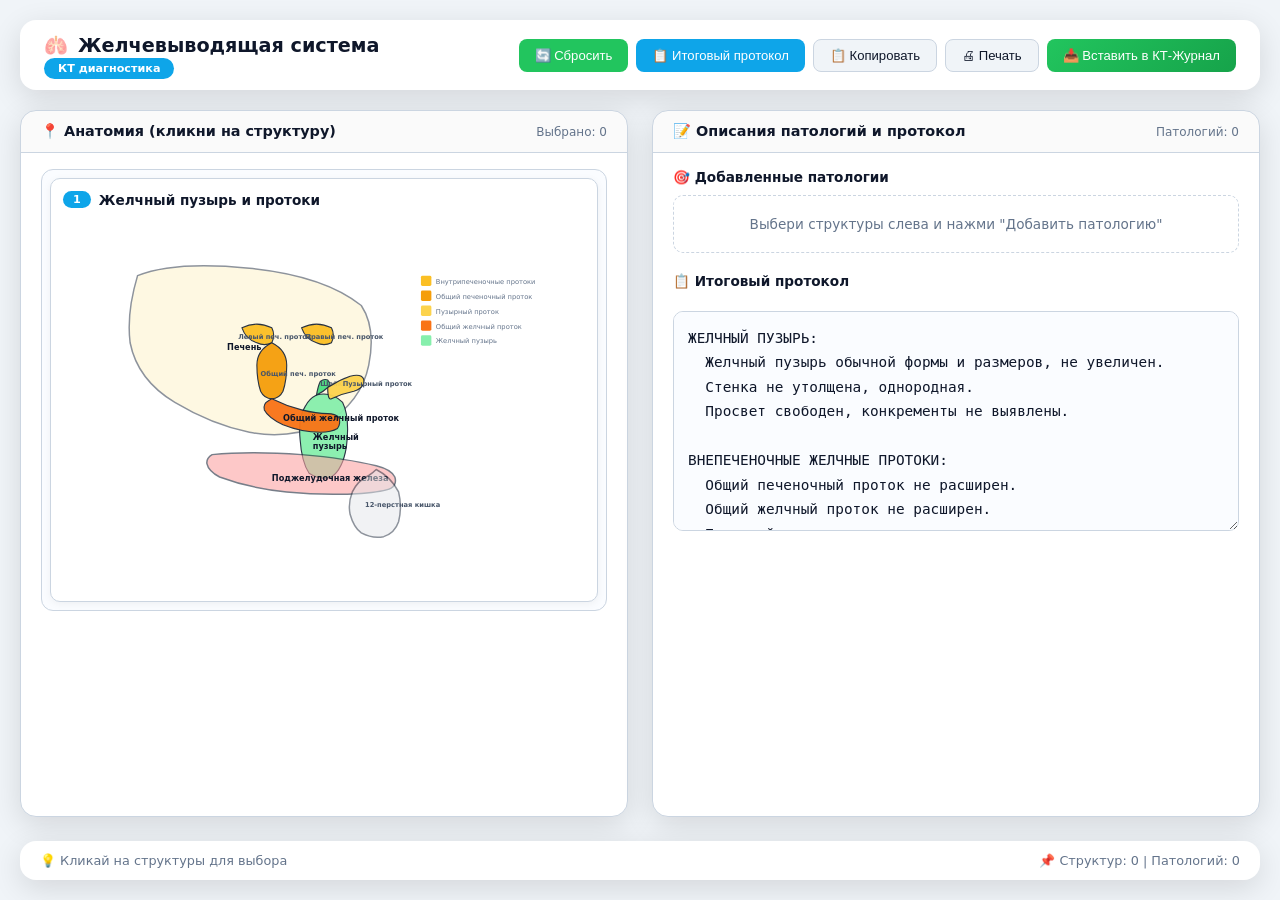
<file: widgets/bile.html>
<!DOCTYPE html>
<html lang="ru">
<head>
    <meta charset="UTF-8" />
    <meta name="viewport" content="width=device-width, initial-scale=1.0" />
    <title>Желчевыводящая система — КТ диагностика</title>
    <style>
        :root {
            --bg: #f0f4f8; --card: #ffffff; --border: #cbd5e1; --text: #0f172a;
            --muted: #64748b; --primary: #0ea5e9; --success: #22c55e;
            --danger: #ef4444; --warning: #f59e0b;
            --shadow: 0 8px 30px rgba(0,0,0,0.12); --radius: 16px;
            --transition: 0.3s cubic-bezier(0.4,0,0.2,1);
        }
        * { margin: 0; padding: 0; box-sizing: border-box; }
        body { background: var(--bg); color: var(--text); font-family: 'Segoe UI', system-ui, sans-serif; padding: 20px; min-height: 100vh; display: flex; flex-direction: column; }
        .header { display: flex; justify-content: space-between; align-items: center; flex-wrap: wrap; gap: 12px; background: var(--card); padding: 14px 24px; border-radius: var(--radius); box-shadow: var(--shadow); margin-bottom: 20px; }
        .header h1 { font-size: 1.2rem; font-weight: 700; display: flex; align-items: center; gap: 10px; }
        .header .badge { background: var(--primary); color: #fff; padding: 4px 14px; border-radius: 40px; font-size: 0.7rem; font-weight: 600; }
        .toolbar { display: flex; gap: 8px; flex-wrap: wrap; }
        .toolbar button { padding: 8px 16px; border: 1px solid var(--border); border-radius: 8px; background: var(--bg); color: var(--text); font-weight: 500; font-size: 0.82rem; cursor: pointer; transition: all var(--transition); display: flex; align-items: center; gap: 6px; }
        .toolbar button:hover { background: var(--border); transform: translateY(-2px); }
        .toolbar .primary { background: var(--primary); color: #fff; border: none; }
        .toolbar .primary:hover { background: #0284c7; }
        .toolbar .success { background: var(--success); color: #fff; border: none; }
        .toolbar .success:hover { background: #16a34a; }
        .main-grid { display: grid; grid-template-columns: 1fr 1fr; gap: 24px; flex: 1; }
        @media (max-width: 1000px) { .main-grid { grid-template-columns: 1fr; } }
        .card { background: var(--card); border-radius: var(--radius); box-shadow: var(--shadow); border: 1px solid var(--border); overflow: hidden; display: flex; flex-direction: column; }
        .card-header { padding: 12px 20px; background: rgba(0,0,0,0.02); border-bottom: 1px solid var(--border); font-weight: 600; font-size: 0.9rem; display: flex; justify-content: space-between; align-items: center; }
        .card-header .count { font-weight: 400; font-size: 0.75rem; color: var(--muted); }
        .card-body { padding: 16px 20px; flex: 1; overflow: auto; max-height: 800px; }
        .diagrams-container { display: flex; flex-direction: column; gap: 16px; padding: 8px; background: #fafcff; border-radius: 12px; border: 1px solid var(--border); }
        .diagram-section { background: #fff; border-radius: 10px; padding: 12px; border: 1px solid var(--border); box-shadow: 0 2px 8px rgba(0,0,0,0.05); }
        .diagram-title { font-size: 0.85rem; font-weight: 700; color: var(--text); margin-bottom: 8px; display: flex; align-items: center; gap: 8px; }
        .diagram-title .badge { background: var(--primary); color: #fff; padding: 2px 10px; border-radius: 12px; font-size: 0.7rem; }
        .diagram-section svg { width: 100%; height: auto; display: block; }
        .diagram-section svg .organ { cursor: pointer; transition: all 0.3s ease; stroke: #1e293b; stroke-width: 1.5; opacity: 0.95; }
        .diagram-section svg .organ:hover { opacity: 1; filter: brightness(1.08) drop-shadow(0 0 6px rgba(14,165,233,0.3)); }
        .diagram-section svg .organ.selected { stroke: #0284c7; stroke-width: 3; filter: drop-shadow(0 0 10px rgba(14,165,233,0.6)); opacity: 1; }
        .diagram-section svg .organ.has-pathology { stroke: #dc2626; stroke-width: 3; filter: drop-shadow(0 0 14px rgba(239,68,68,0.7)); animation: patho-pulse 1.2s ease-in-out infinite; opacity: 1; }
        @keyframes patho-pulse { 0%,100% { filter: drop-shadow(0 0 6px rgba(239,68,68,0.3)); } 50% { filter: drop-shadow(0 0 20px rgba(239,68,68,0.8)); } }
        .diagram-section svg .organ-label { font-size: 11px; font-weight: 700; fill: #0f172a; pointer-events: none; user-select: none; }
        .diagram-section svg .organ-label-small { font-size: 9px; font-weight: 600; fill: #475569; pointer-events: none; user-select: none; }
        .add-pathology-panel { margin-top: 12px; padding: 12px; background: linear-gradient(135deg, #ede9fe 0%, #e0e7ff 100%); border: 2px dashed #7c3aed; border-radius: 10px; display: none; }
        .add-pathology-panel.show { display: block; }
        .add-pathology-panel .panel-title { font-size: 0.85rem; font-weight: 700; color: #5b21b6; margin-bottom: 8px; }
        .add-pathology-panel .selected-list { font-size: 0.78rem; color: #4b5563; margin-bottom: 10px; line-height: 1.5; }
        .add-pathology-panel .selected-list span { display: inline-block; background: #7c3aed; color: #fff; padding: 2px 8px; border-radius: 10px; font-size: 0.7rem; margin: 2px; }
        .add-pathology-panel .panel-buttons { display: flex; gap: 8px; }
        .add-pathology-panel button { flex: 1; padding: 8px; border-radius: 8px; font-size: 0.82rem; font-weight: 600; cursor: pointer; border: none; transition: all var(--transition); }
        .add-pathology-panel .btn-add { background: #7c3aed; color: #fff; }
        .add-pathology-panel .btn-add:hover { background: #6d28d9; }
        .add-pathology-panel .btn-clear { background: #fff; color: var(--text); border: 1px solid var(--border); }
        .modal-overlay { display: none; position: fixed; top: 0; left: 0; width: 100%; height: 100%; background: rgba(0,0,0,0.5); z-index: 1000; justify-content: center; align-items: center; }
        .modal-overlay.show { display: flex; }
        .modal { background: #fff; border-radius: 16px; padding: 24px; max-width: 500px; width: 90%; max-height: 90vh; overflow-y: auto; box-shadow: 0 20px 60px rgba(0,0,0,0.3); }
        .modal-header { display: flex; justify-content: space-between; align-items: center; margin-bottom: 20px; padding-bottom: 12px; border-bottom: 2px solid var(--border); }
        .modal-header h2 { font-size: 1.1rem; font-weight: 700; color: var(--text); }
        .modal-close { cursor: pointer; font-size: 1.5rem; color: var(--muted); background: none; border: none; padding: 4px 8px; border-radius: 6px; }
        .modal-close:hover { background: var(--bg); color: var(--danger); }
        .pathology-type-list { display: flex; flex-direction: column; gap: 8px; }
        .pathology-type-item { padding: 10px 14px; border-radius: 8px; cursor: pointer; font-size: 0.88rem; display: flex; align-items: center; gap: 10px; border: 1px solid var(--border); transition: all 0.2s; }
        .pathology-type-item:hover { background: #f1f5f9; border-color: var(--primary); }
        .pathology-type-item .color-dot { width: 12px; height: 12px; border-radius: 50%; flex-shrink: 0; }
        .param-form { margin-top: 12px; }
        .param-form .form-group { margin-bottom: 12px; }
        .param-form label { display: block; font-size: 0.8rem; font-weight: 600; color: #4b5563; margin-bottom: 4px; }
        .param-form input, .param-form select, .param-form textarea { width: 100%; padding: 8px 12px; border: 1px solid var(--border); border-radius: 8px; font-size: 0.88rem; background: #fff; font-family: inherit; }
        .param-form input:focus, .param-form select:focus, .param-form textarea:focus { outline: none; border-color: #7c3aed; box-shadow: 0 0 0 3px rgba(124,58,237,0.15); }
        .param-form textarea { min-height: 80px; resize: vertical; }
        .param-form .form-row { display: grid; grid-template-columns: 1fr 1fr; gap: 10px; }
        .param-form .form-buttons { display: flex; gap: 8px; margin-top: 16px; }
        .param-form .form-buttons button { flex: 1; padding: 10px; border-radius: 8px; font-size: 0.88rem; font-weight: 600; cursor: pointer; border: none; }
        .param-form .btn-save { background: #22c55e; color: #fff; }
        .param-form .btn-save:hover { background: #16a34a; }
        .param-form .btn-cancel { background: #fff; color: var(--text); border: 1px solid var(--border); }
        .protocol-section { margin-bottom: 20px; }
        .protocol-section-title { font-size: 0.85rem; font-weight: 700; color: var(--text); margin-bottom: 10px; display: flex; align-items: center; gap: 8px; }
        .pathology-card { background: #f8fafc; border: 1px solid var(--border); border-radius: 10px; padding: 12px; margin-bottom: 10px; border-left: 4px solid var(--primary); }
        .pathology-card.stone-card { border-left-color: #dc2626; }
        .pathology-card.inflammation-card { border-left-color: #ef4444; }
        .pathology-card.tumor-card { border-left-color: #7c3aed; }
        .pathology-card.obstruction-card { border-left-color: #f97316; }
        .pathology-card .pc-header { display: flex; justify-content: space-between; align-items: center; margin-bottom: 8px; flex-wrap: wrap; gap: 6px; }
        .pathology-card .pc-title { font-weight: 700; font-size: 0.88rem; display: flex; align-items: center; gap: 6px; }
        .pathology-card .pc-remove { cursor: pointer; color: var(--muted); font-size: 1.1rem; background: none; border: none; padding: 2px 6px; border-radius: 4px; }
        .pathology-card .pc-remove:hover { background: var(--danger); color: #fff; }
        .pathology-card .pc-organs { font-size: 0.75rem; color: var(--muted); margin-bottom: 6px; }
        .pathology-card .pc-organs span { display: inline-block; background: var(--primary); color: #fff; padding: 2px 8px; border-radius: 10px; font-size: 0.7rem; margin: 2px; }
        .pathology-card .pc-params { font-size: 0.75rem; margin-bottom: 6px; }
        .pathology-card .pc-params .param-tag { display: inline-block; padding: 3px 8px; border-radius: 6px; margin: 2px; font-weight: 600; }
        .pathology-card .pc-params .param-tag.size { background: #e0f2fe; color: #0369a1; }
        .pathology-card .pc-params .param-tag.density { background: #fef3c7; color: #92400e; }
        .pathology-card .pc-desc { font-size: 0.82rem; color: var(--text); line-height: 1.5; background: #fff; padding: 8px; border-radius: 6px; border: 1px solid var(--border); }
        .final-protocol { width: 100%; min-height: 220px; padding: 14px; border: 1px solid var(--border); border-radius: 10px; font-size: 0.9rem; line-height: 1.7; font-family: 'Segoe UI', monospace; background: #fafcff; color: var(--text); resize: vertical; margin-top: 12px; }
        .final-protocol:focus { outline: none; border-color: var(--primary); box-shadow: 0 0 0 3px rgba(14,165,233,0.15); }
        .status-bar { margin-top: 24px; padding: 12px 20px; background: var(--card); border-radius: var(--radius); box-shadow: var(--shadow); font-size: 0.8rem; color: var(--muted); display: flex; flex-wrap: wrap; justify-content: space-between; align-items: center; gap: 10px; }
        .toast { position: fixed; bottom: 20px; right: 20px; background: var(--text); color: #fff; padding: 12px 24px; border-radius: 10px; box-shadow: var(--shadow); opacity: 0; transform: translateY(20px); transition: all 0.3s ease; z-index: 10001; font-size: 0.9rem; }
        .toast.show { opacity: 1; transform: translateY(0); }
        @media (max-width: 700px) { body { padding: 12px; } .header { flex-direction: column; align-items: stretch; } .toolbar { justify-content: stretch; } .toolbar button { flex: 1; justify-content: center; font-size: 0.7rem; padding: 6px 10px; } .card-body { max-height: 500px; padding: 12px; } }
        @media print { .toolbar, .status-bar, .modal-overlay, .add-pathology-panel { display: none !important; } }
    </style>
</head>
<body>

<header class="header">
    <div>
        <h1>🫁 <span>Желчевыводящая система</span></h1>
        <span class="badge">КТ диагностика</span>
    </div>
    <div class="toolbar">
        <button class="success" onclick="resetAll()">🔄 Сбросить</button>
        <button class="primary" onclick="generateFinalProtocol()">📋 Итоговый протокол</button>
        <button onclick="copyToClipboard()">📋 Копировать</button>
        <button onclick="window.print()">🖨 Печать</button>
        <button class="success" onclick="sendToParent()" style="background:linear-gradient(135deg,#22c55e,#16a34a);">📥 Вставить в КТ-Журнал</button>
    </div>
</header>

<div class="main-grid">
    <div class="card">
        <div class="card-header">
            <span>📍 Анатомия (кликни на структуру)</span>
            <span class="count" id="organsCount">Выбрано: 0</span>
        </div>
        <div class="card-body">
            <div class="diagrams-container">
                <div class="diagram-section">
                    <div class="diagram-title"><span class="badge">1</span><span>Желчный пузырь и протоки</span></div>
                    <svg viewBox="0 0 700 500" xmlns="http://www.w3.org/2000/svg">
                        <path d="M100 80 Q150 60 250 70 Q350 80 400 120 Q420 150 410 200 Q400 250 350 280 Q300 300 250 290 Q200 280 150 250 Q100 220 90 170 Q85 130 100 80 Z" fill="#fef3c7" stroke="#1e293b" stroke-width="2" opacity="0.5"/>
                        <text class="organ-label" x="220" y="180">Печень</text>
                        <g id="intrahepatic_ducts">
                            <path class="organ" data-organ="right_hepatic_duct" d="M320 150 Q340 140 360 150 Q365 160 360 170 Q350 175 340 170 Q325 165 320 150 Z" fill="#fbbf24" stroke="#1e293b" stroke-width="1.5"/>
                            <text class="organ-label-small" x="325" y="165">Правый печ. проток</text>
                            <path class="organ" data-organ="left_hepatic_duct" d="M240 150 Q260 140 280 150 Q285 160 280 170 Q270 175 260 170 Q245 165 240 150 Z" fill="#fbbf24" stroke="#1e293b" stroke-width="1.5"/>
                            <text class="organ-label-small" x="235" y="165">Левый печ. проток</text>
                            <path class="organ" data-organ="common_hepatic_duct" d="M280 170 Q300 180 300 200 Q300 220 295 235 Q290 245 280 245 Q270 245 265 235 Q260 220 260 200 Q260 180 280 170 Z" fill="#f59e0b" stroke="#1e293b" stroke-width="1.5"/>
                            <text class="organ-label-small" x="265" y="215">Общий печ. проток</text>
                        </g>
                        <g id="gallbladder">
                            <path class="organ" data-organ="gallbladder_body" d="M340 240 Q360 235 375 250 Q385 270 380 310 Q375 340 360 350 Q345 355 330 345 Q320 330 318 300 Q315 270 325 255 Q330 245 340 240 Z" fill="#86efac" stroke="#1e293b" stroke-width="2"/>
                            <text class="organ-label" x="335" y="300">Желчный</text>
                            <text class="organ-label" x="335" y="312">пузырь</text>
                            <path class="organ" data-organ="gallbladder_neck" d="M340 240 Q350 235 355 230 Q360 225 355 220 Q350 218 345 222 Q342 228 340 240 Z" fill="#4ade80" stroke="#1e293b" stroke-width="1.5"/>
                            <text class="organ-label-small" x="345" y="228">Шейка</text>
                        </g>
                        <path class="organ" data-organ="cystic_duct" d="M355 230 Q370 220 385 215 Q395 212 400 215 Q405 218 403 225 Q400 232 390 235 Q375 238 360 245 Q355 248 355 230 Z" fill="#fcd34d" stroke="#1e293b" stroke-width="1.5"/>
                        <text class="organ-label-small" x="375" y="228">Пузырный проток</text>
                        <path class="organ" data-organ="common_bile_duct" d="M280 245 Q300 255 320 260 Q340 265 355 265 Q365 265 370 270 Q373 278 368 285 Q360 290 345 290 Q320 290 295 280 Q275 270 270 260 Q268 252 275 248 Q278 246 280 245 Z" fill="#f97316" stroke="#1e293b" stroke-width="2"/>
                        <text class="organ-label" x="295" y="275">Общий желчный проток</text>
                        <path d="M200 320 Q250 315 320 320 Q380 325 420 335 Q440 340 445 350 Q448 360 440 365 Q430 370 400 372 Q350 375 300 370 Q250 365 210 350 Q195 342 193 332 Q192 325 200 320 Z" fill="#fca5a5" stroke="#1e293b" stroke-width="2" opacity="0.6"/>
                        <text class="organ-label" x="280" y="355">Поджелудочная железа</text>
                        <path d="M420 340 Q440 350 450 370 Q455 390 450 410 Q445 425 430 430 Q415 433 400 425 Q390 418 385 400 Q382 385 388 370 Q395 355 410 348 Q415 345 420 340 Z" fill="#e5e7eb" stroke="#1e293b" stroke-width="2" opacity="0.5"/>
                        <text class="organ-label-small" x="405" y="390">12-перстная кишка</text>
                        <rect x="480" y="80" width="14" height="14" fill="#fbbf24" rx="2"/><text x="500" y="91" font-size="9" fill="#64748b">Внутрипеченочные протоки</text>
                        <rect x="480" y="100" width="14" height="14" fill="#f59e0b" rx="2"/><text x="500" y="111" font-size="9" fill="#64748b">Общий печеночный проток</text>
                        <rect x="480" y="120" width="14" height="14" fill="#fcd34d" rx="2"/><text x="500" y="131" font-size="9" fill="#64748b">Пузырный проток</text>
                        <rect x="480" y="140" width="14" height="14" fill="#f97316" rx="2"/><text x="500" y="151" font-size="9" fill="#64748b">Общий желчный проток</text>
                        <rect x="480" y="160" width="14" height="14" fill="#86efac" rx="2"/><text x="500" y="171" font-size="9" fill="#64748b">Желчный пузырь</text>
                    </svg>
                </div>
                <div class="add-pathology-panel" id="addPanel">
                    <div class="panel-title">🎯 Выбранные структуры:</div>
                    <div class="selected-list" id="selectedList"></div>
                    <div class="panel-buttons">
                        <button class="btn-add" onclick="openPathologyTypeModal()">➕ Добавить патологию</button>
                        <button class="btn-clear" onclick="clearSelection()">Очистить выбор</button>
                    </div>
                </div>
            </div>
        </div>
    </div>

    <div class="card">
        <div class="card-header">
            <span>📝 Описания патологий и протокол</span>
            <span class="count" id="pathologyCount">Патологий: 0</span>
        </div>
        <div class="card-body">
            <div class="protocol-section">
                <div class="protocol-section-title">🎯 Добавленные патологии</div>
                <div id="pathologiesContainer">
                    <div style="color: var(--muted); font-size: 0.85rem; padding: 20px; text-align: center; border: 1px dashed var(--border); border-radius: 10px;">Выбери структуры слева и нажми "Добавить патологию"</div>
                </div>
            </div>
            <div class="protocol-section" style="margin-top: 20px;">
                <div class="protocol-section-title">📋 Итоговый протокол</div>
                <textarea class="final-protocol" id="finalProtocol">ЖЕЛЧНЫЙ ПУЗЫРЬ:
  Желчный пузырь обычной формы и размеров, не увеличен.
  Стенка не утолщена, однородная.
  Просвет свободен, конкременты не выявлены.

ВНЕПЕЧЕНОЧНЫЕ ЖЕЛЧНЫЕ ПРОТОКИ:
  Общий печеночный проток не расширен.
  Общий желчный проток не расширен.
  Пузырный проток проходим.

ВНУТРИПЕЧЕНОЧНЫЕ ПРОТОКИ:
  Внутрипеченочные желчные протоки не расширены.

ЗАКЛЮЧЕНИЕ:
  Патологических изменений желчевыводящей системы не выявлено.</textarea>
            </div>
        </div>
    </div>
</div>

<div class="modal-overlay" id="typeModal">
    <div class="modal">
        <div class="modal-header">
            <h2>Выбери тип патологии</h2>
            <button class="modal-close" onclick="closeTypeModal()">×</button>
        </div>
        <div class="pathology-type-list" id="typeList"></div>
    </div>
</div>

<div class="modal-overlay" id="paramModal">
    <div class="modal">
        <div class="modal-header">
            <h2 id="paramModalTitle">Параметры</h2>
            <button class="modal-close" onclick="closeParamModal()">×</button>
        </div>
        <div class="param-form" id="paramForm"></div>
    </div>
</div>

<div class="status-bar">
    <span>💡 <span id="statusMessage">Кликай на структуры для выбора</span></span>
    <span>📌 <span id="statusCount">Структур: 0 | Патологий: 0</span></span>
</div>
<div class="toast" id="toast"></div>

<script>
(function() {
    'use strict';

    var organNames = {
        gallbladder_body: 'желчный пузырь (тело)',
        gallbladder_neck: 'желчный пузырь (шейка)',
        cystic_duct: 'пузырный проток',
        common_hepatic_duct: 'общий печеночный проток',
        common_bile_duct: 'общий желчный проток',
        right_hepatic_duct: 'правый печеночный проток',
        left_hepatic_duct: 'левый печеночный проток'
    };

    var pathologyTypes = [
        { id: 'stone', name: '🔴 Камень (конкремент)', color: '#dc2626', category: 'stone' },
        { id: 'sludge', name: '🟡 Билиарный сладж', color: '#f59e0b', category: 'inflammation' },
        { id: 'cholecystitis_acute', name: '🔥 Острый холецистит', color: '#ef4444', category: 'inflammation' },
        { id: 'cholecystitis_chronic', name: '🔴 Хронический холецистит', color: '#ef4444', category: 'inflammation' },
        { id: 'polyp', name: '🟣 Полип', color: '#7c3aed', category: 'tumor' },
        { id: 'tumor', name: '🟣 Опухоль', color: '#7c3aed', category: 'tumor' },
        { id: 'obstruction', name: '🟠 Обструкция протока', color: '#f97316', category: 'obstruction' },
        { id: 'wall_thickening', name: '🔵 Утолщение стенки', color: '#3b82f6', category: 'inflammation' }
    ];

    var state = {
        selectedOrgans: [],
        pathologies: [],
        currentTypeId: null
    };

    var organs = document.querySelectorAll('.organ');
    var organsCount = document.getElementById('organsCount');
    var pathologyCount = document.getElementById('pathologyCount');
    var statusMessage = document.getElementById('statusMessage');
    var statusCount = document.getElementById('statusCount');
    var toast = document.getElementById('toast');
    var addPanel = document.getElementById('addPanel');
    var selectedList = document.getElementById('selectedList');
    var pathologiesContainer = document.getElementById('pathologiesContainer');
    var finalProtocol = document.getElementById('finalProtocol');
    var typeModal = document.getElementById('typeModal');
    var paramModal = document.getElementById('paramModal');

    function showToast(message) {
        toast.textContent = message;
        toast.classList.add('show');
        setTimeout(function() { toast.classList.remove('show'); }, 3000);
    }

    function log(msg) {
        console.log('[Желчь] ' + msg);
    }

    organs.forEach(function(organ) {
        organ.addEventListener('click', function(e) {
            e.stopPropagation();
            var organId = this.getAttribute('data-organ');
            if (!organId) return;
            var idx = state.selectedOrgans.indexOf(organId);
            if (idx >= 0) {
                state.selectedOrgans.splice(idx, 1);
                this.classList.remove('selected');
            } else {
                state.selectedOrgans.push(organId);
                this.classList.add('selected');
            }
            updateSelectionUI();
        });
    });

    function updateSelectionUI() {
        organsCount.textContent = 'Выбрано: ' + state.selectedOrgans.length;
        statusCount.textContent = 'Структур: ' + state.selectedOrgans.length + ' | Патологий: ' + state.pathologies.length;
        if (state.selectedOrgans.length > 0) {
            addPanel.classList.add('show');
            var html = '';
            for (var i = 0; i < state.selectedOrgans.length; i++) {
                html += '<span>' + organNames[state.selectedOrgans[i]] + '</span>';
            }
            selectedList.innerHTML = html;
        } else {
            addPanel.classList.remove('show');
        }
    }

    window.clearSelection = function() {
        for (var i = 0; i < state.selectedOrgans.length; i++) {
            var oid = state.selectedOrgans[i];
            for (var j = 0; j < organs.length; j++) {
                if (organs[j].getAttribute('data-organ') === oid) {
                    organs[j].classList.remove('selected');
                }
            }
        }
        state.selectedOrgans = [];
        updateSelectionUI();
    };

    window.openPathologyTypeModal = function() {
        if (state.selectedOrgans.length === 0) {
            showToast('⚠️ Сначала выбери структуры');
            return;
        }
        var typeList = document.getElementById('typeList');
        typeList.innerHTML = '';
        for (var i = 0; i < pathologyTypes.length; i++) {
            var type = pathologyTypes[i];
            var item = document.createElement('div');
            item.className = 'pathology-type-item';
            item.innerHTML = '<span class="color-dot" style="background:' + type.color + ';"></span><span>' + type.name + '</span>';
            (function(t) {
                item.addEventListener('click', function() {
                    closeTypeModal();
                    openParamModal(t.id);
                });
            })(type);
            typeList.appendChild(item);
        }
        typeModal.classList.add('show');
    };

    window.closeTypeModal = function() {
        typeModal.classList.remove('show');
    };

    function getVal(id) {
        var el = document.getElementById(id);
        return el ? el.value : '';
    }
    function getNum(id) {
        var v = getVal(id);
        return v === '' ? NaN : parseFloat(v);
    }
    function getInt(id) {
        var v = getVal(id);
        return v === '' ? NaN : parseInt(v, 10);
    }

    function openParamModal(typeId) {
        state.currentTypeId = typeId;
        var type = null;
        for (var i = 0; i < pathologyTypes.length; i++) {
            if (pathologyTypes[i].id === typeId) { type = pathologyTypes[i]; break; }
        }
        document.getElementById('paramModalTitle').textContent = 'Параметры: ' + type.name;
        var form = document.getElementById('paramForm');
        var html = '';

        if (typeId === 'stone') {
            html += '<div class="form-group"><label>Количество:</label><input type="number" id="paramCount" placeholder="Введите число" min="1" step="1"/></div>';
            html += '<div class="form-group"><label>Размеры (мм):</label><div class="form-row"><input type="number" id="paramSize1" placeholder="Длина" step="1"/><input type="number" id="paramSize2" placeholder="Ширина" step="1"/></div></div>';
            html += '<div class="form-group"><label>Плотность (HU):</label><input type="number" id="paramDensity" placeholder="например, 800" step="10"/><div style="font-size:0.75rem; color:var(--muted); margin-top:4px;">Кальцинированные: >500 HU, холестериновые: <100 HU</div></div>';
            html += '<div class="form-group"><label>Локализация:</label><select id="paramLocation"><option value="gallbladder">В желчном пузыре</option><option value="cystic_duct">В пузырном протоке</option><option value="common_bile_duct">В общем желчном протоке</option><option value="hepatic_duct">В печеночном протоке</option></select></div>';
        } else if (typeId === 'sludge') {
            html += '<div class="form-group"><label>Характеристика:</label><select id="paramSludgeType"><option value="однородная">Однородная взвесь</option><option value="неоднородная">Неоднородная взвесь</option><option value="слоистая">Слоистая</option></select></div>';
            html += '<div class="form-group"><label>Объем заполнения (%):</label><input type="number" id="paramPercent" placeholder="например, 30" min="1" max="100" step="5"/></div>';
        } else if (typeId === 'cholecystitis_acute' || typeId === 'cholecystitis_chronic') {
            html += '<div class="form-group"><label>Толщина стенки (мм):</label><input type="number" id="paramWallThickness" placeholder="например, 5" step="0.5" min="1"/></div>';
            html += '<div class="form-group"><label>Дополнительные признаки (Ctrl+клик для нескольких):</label><select id="paramSigns" multiple style="min-height:80px;"><option value="отёк стенки">Отёк стенки</option><option value="двухконтурность">Двухконтурность</option><option value="жидкость вокруг пузыря">Жидкость вокруг пузыря</option><option value="газ в просвете/стенке">Газ в просвете/стенке</option><option value="перфорация">Перфорация</option></select></div>';
        } else if (typeId === 'polyp' || typeId === 'tumor') {
            html += '<div class="form-group"><label>Размеры (мм):</label><div class="form-row"><input type="number" id="paramSize1" placeholder="Длина" step="1"/><input type="number" id="paramSize2" placeholder="Ширина" step="1"/></div></div>';
            html += '<div class="form-group"><label>Тип:</label><select id="paramTumorType">';
            if (typeId === 'polyp') {
                html += '<option value="холестериновый полип">Холестериновый полип</option><option value="воспалительный полип">Воспалительный полип</option><option value="аденома">Аденома</option>';
            } else {
                html += '<option value="аденокарцинома">Аденокарцинома</option><option value="метастаз">Метастаз</option><option value="другое">Другое</option>';
            }
            html += '</select></div>';
        } else if (typeId === 'obstruction') {
            html += '<div class="form-group"><label>Причина обструкции:</label><select id="paramObstructionCause"><option value="камень (холедохолитиаз)">Камень</option><option value="опухоль">Опухоль</option><option value="стриктура">Стриктура</option><option value="компрессия извне">Компрессия извне</option></select></div>';
            html += '<div class="form-group"><label>Уровень обструкции:</label><select id="paramObstructionLevel"><option value="проксимальный">Проксимальный (верхний)</option><option value="средний">Средний отдел</option><option value="дистальный">Дистальный (нижний)</option></select></div>';
            html += '<div class="form-group"><label>Расширение протоков выше:</label><select id="paramDilation"><option value="нет">Нет</option><option value="умеренное">Умеренное</option><option value="выраженное">Выраженное</option></select></div>';
        } else if (typeId === 'wall_thickening') {
            html += '<div class="form-group"><label>Толщина стенки (мм):</label><input type="number" id="paramWallThickness" placeholder="например, 4" step="0.5" min="1"/></div>';
            html += '<div class="form-group"><label>Характер утолщения:</label><select id="paramThickeningType"><option value="диффузное">Диффузное</option><option value="очаговое">Очаговое</option><option value="неравномерное">Неравномерное</option></select></div>';
        }
        html += '<div class="form-group"><label>Дополнительное описание:</label><textarea id="paramExtra" placeholder="Дополнительные детали..."></textarea></div>';
        html += '<div class="form-buttons"><button class="btn-save" onclick="savePathology()">✅ Сохранить</button><button class="btn-cancel" onclick="closeParamModal()">Отмена</button></div>';
        form.innerHTML = html;
        paramModal.classList.add('show');
    }

    window.closeParamModal = function() {
        paramModal.classList.remove('show');
        state.currentTypeId = null;
    };

    window.savePathology = function() {
        var typeId = state.currentTypeId;
        var type = null;
        for (var i = 0; i < pathologyTypes.length; i++) {
            if (pathologyTypes[i].id === typeId) { type = pathologyTypes[i]; break; }
        }
        var selected = state.selectedOrgans.slice();
        if (selected.length === 0) {
            showToast('⚠️ Нет выбранных структур');
            return;
        }

        var params = {};
        log('Сохраняем патологию типа: ' + typeId);

        if (typeId === 'stone') {
            params.count = getInt('paramCount');
            params.size1 = getNum('paramSize1');
            params.size2 = getNum('paramSize2');
            params.density = getInt('paramDensity');
            params.location = getVal('paramLocation');
            params.extra = getVal('paramExtra');
            if (isNaN(params.count) || params.count < 1) { showToast('⚠️ Укажи количество'); return; }
            if (isNaN(params.size1) || isNaN(params.size2)) { showToast('⚠️ Укажи размеры'); return; }
        } else if (typeId === 'sludge') {
            params.sludgeType = getVal('paramSludgeType');
            params.percent = getInt('paramPercent');
            params.extra = getVal('paramExtra');
            if (isNaN(params.percent)) { showToast('⚠️ Укажи объем'); return; }
        } else if (typeId === 'cholecystitis_acute' || typeId === 'cholecystitis_chronic') {
            params.wallThickness = getNum('paramWallThickness');
            var signsEl = document.getElementById('paramSigns');
            params.signs = [];
            if (signsEl) {
                for (var i = 0; i < signsEl.options.length; i++) {
                    if (signsEl.options[i].selected) params.signs.push(signsEl.options[i].value);
                }
            }
            params.extra = getVal('paramExtra');
            if (isNaN(params.wallThickness)) { showToast('⚠️ Укажи толщину стенки'); return; }
        } else if (typeId === 'polyp' || typeId === 'tumor') {
            params.size1 = getNum('paramSize1');
            params.size2 = getNum('paramSize2');
            params.tumorType = getVal('paramTumorType');
            params.extra = getVal('paramExtra');
            if (isNaN(params.size1) || isNaN(params.size2)) { showToast('⚠️ Укажи размеры'); return; }
        } else if (typeId === 'obstruction') {
            params.cause = getVal('paramObstructionCause');
            params.level = getVal('paramObstructionLevel');
            params.dilation = getVal('paramDilation');
            params.extra = getVal('paramExtra');
        } else if (typeId === 'wall_thickening') {
            params.wallThickness = getNum('paramWallThickness');
            params.thickeningType = getVal('paramThickeningType');
            params.extra = getVal('paramExtra');
            if (isNaN(params.wallThickness)) { showToast('⚠️ Укажи толщину стенки'); return; }
        }

        var pathology = {
            id: 'path_' + Date.now(),
            type: type,
            organs: selected,
            params: params
        };

        state.pathologies.push(pathology);
        log('Добавлено патологий: ' + state.pathologies.length);

        for (var i = 0; i < selected.length; i++) {
            var oid = selected[i];
            for (var j = 0; j < organs.length; j++) {
                if (organs[j].getAttribute('data-organ') === oid) {
                    organs[j].classList.add('has-pathology');
                }
            }
        }

        clearSelection();
        closeParamModal();
        updatePathologiesUI();
        updateFinalProtocol();
        showToast('✅ Патология добавлена: ' + type.name);
    };

    function updatePathologiesUI() {
        pathologyCount.textContent = 'Патологий: ' + state.pathologies.length;
        statusCount.textContent = 'Структур: ' + state.selectedOrgans.length + ' | Патологий: ' + state.pathologies.length;

        if (state.pathologies.length === 0) {
            pathologiesContainer.innerHTML = '<div style="color: var(--muted); font-size: 0.85rem; padding: 20px; text-align: center; border: 1px dashed var(--border); border-radius: 10px;">Выбери структуры слева и нажми "Добавить патологию"</div>';
            return;
        }

        var html = '';
        for (var i = 0; i < state.pathologies.length; i++) {
            var p = state.pathologies[i];
            var params = p.params || {};
            html += '<div class="pathology-card ' + p.type.category + '-card">';
            html += '<div class="pc-header"><div class="pc-title"><span class="color-dot" style="background:' + p.type.color + '; width:12px; height:12px; border-radius:50%; display:inline-block;"></span>' + p.type.name + '</div>';
            html += '<button class="pc-remove" onclick="removePathology(' + i + ')" title="Удалить">×</button></div>';
            html += '<div class="pc-organs">';
            for (var j = 0; j < p.organs.length; j++) {
                html += '<span>' + organNames[p.organs[j]] + '</span>';
            }
            html += '</div>';
            html += '<div class="pc-params">';

            if (p.type.id === 'stone') {
                html += '<span class="param-tag size">📏 ' + (params.size1 || 0) + '×' + (params.size2 || 0) + ' мм</span>';
                html += '<span class="param-tag density">🔢 ' + (params.density || 0) + ' HU</span>';
                if (params.count > 1) html += '<span class="param-tag">🔢 ' + params.count + ' шт</span>';
            } else if (p.type.id === 'sludge') {
                html += '<span class="param-tag">📊 ' + (params.percent || 0) + '% заполнения</span>';
            } else if (p.type.id === 'cholecystitis_acute' || p.type.id === 'cholecystitis_chronic') {
                html += '<span class="param-tag size">📏 Стенка ' + (params.wallThickness || 0) + ' мм</span>';
                if (params.signs && params.signs.length > 0) html += '<span class="param-tag">🔍 ' + params.signs.join(', ') + '</span>';
            } else if (p.type.id === 'polyp' || p.type.id === 'tumor') {
                html += '<span class="param-tag size">📏 ' + (params.size1 || 0) + '×' + (params.size2 || 0) + ' мм</span>';
            } else if (p.type.id === 'obstruction') {
                html += '<span class="param-tag">🔍 Причина: ' + (params.cause || 'неизвестно') + '</span>';
                html += '<span class="param-tag">📐 Уровень: ' + (params.level || 'неизвестно') + '</span>';
            } else if (p.type.id === 'wall_thickening') {
                html += '<span class="param-tag size">📏 Стенка ' + (params.wallThickness || 0) + ' мм</span>';
                html += '<span class="param-tag">🔍 ' + (params.thickeningType || 'неизвестно') + '</span>';
            }
            html += '</div>';
            html += '<div class="pc-desc">' + generateDescription(p) + '</div>';
            html += '</div>';
        }
        pathologiesContainer.innerHTML = html;
    }

    function generateDescription(p) {
        if (!p || !p.params) return 'Описание недоступно';
        var params = p.params;
        var desc = '';

        if (p.type.id === 'stone') {
            var density = params.density || 0;
            var stoneType = 'смешанный';
            if (density < 100) stoneType = 'холестериновый (низкой плотности)';
            else if (density < 500) stoneType = 'смешанный';
            else stoneType = 'кальцинированный';
            var count = params.count || 1;
            var word = count === 1 ? 'конкремент' : (count < 5 ? 'конкремента' : 'конкрементов');
            desc = count + ' ' + word + ' размерами ' + (params.size1 || 0) + '×' + (params.size2 || 0) + ' мм, плотность ' + density + ' HU (' + stoneType + ').';
        } else if (p.type.id === 'sludge') {
            desc = 'Билиарный сладж — ' + (params.sludgeType || 'неоднородная') + ' взвесь в просвете, заполняет около ' + (params.percent || 0) + '% объема.';
        } else if (p.type.id === 'cholecystitis_acute') {
            desc = 'Острый холецистит: стенка утолщена до ' + (params.wallThickness || 0) + ' мм.';
            if (params.signs && params.signs.length > 0) {
                desc += ' Дополнительные признаки: ' + params.signs.join(', ') + '.';
            }
        } else if (p.type.id === 'cholecystitis_chronic') {
            desc = 'Хронический холецистит: стенка утолщена до ' + (params.wallThickness || 0) + ' мм, возможна деформация.';
        } else if (p.type.id === 'polyp' || p.type.id === 'tumor') {
            var label = p.type.id === 'polyp' ? 'Полип' : 'Объёмное образование';
            desc = label + ' размерами ' + (params.size1 || 0) + '×' + (params.size2 || 0) + ' мм (' + (params.tumorType || 'неизвестный тип') + ').';
        } else if (p.type.id === 'obstruction') {
            desc = 'Обструкция протока на ' + (params.level || 'неизвестном') + ' уровне, причина: ' + (params.cause || 'неизвестна') + '.';
            if (params.dilation && params.dilation !== 'нет') {
                desc += ' Выше уровня обструкции определяется ' + params.dilation + ' расширение протоков.';
            }
        } else if (p.type.id === 'wall_thickening') {
            desc = 'Утолщение стенки до ' + (params.wallThickness || 0) + ' мм (' + (params.thickeningType || 'неизвестный характер') + ').';
        } else {
            desc = 'Патология: ' + p.type.name + '.';
        }

        if (params.extra) {
            desc += ' ' + params.extra;
        }
        return desc;
    }

    function updateFinalProtocol() {
        log('updateFinalProtocol вызван. Патологий: ' + state.pathologies.length);
        try {
            var text = '';
            var gb = [];
            var cd = [];
            var hd = [];
            var cbd = [];

            for (var i = 0; i < state.pathologies.length; i++) {
                var p = state.pathologies[i];
                if (!p || !p.organs) continue;
                for (var j = 0; j < p.organs.length; j++) {
                    var organId = p.organs[j];
                    var entry = { organId: organId, organName: organNames[organId], pathology: p };
                    if (organId.indexOf('gallbladder') >= 0) gb.push(entry);
                    else if (organId === 'cystic_duct') cd.push(entry);
                    else if (organId.indexOf('hepatic_duct') >= 0) hd.push(entry);
                    else if (organId === 'common_bile_duct') cbd.push(entry);
                }
            }

            text += 'ЖЕЛЧНЫЙ ПУЗЫРЬ:\n';
            if (gb.length === 0) {
                text += '  Желчный пузырь обычной формы и размеров, не увеличен.\n';
                text += '  Стенка не утолщена, однородная.\n';
                text += '  Просвет свободен, конкременты не выявлены.\n\n';
            } else {
                for (var i = 0; i < gb.length; i++) {
                    text += '  ' + generateDescription(gb[i].pathology) + '\n';
                }
                text += '\n';
            }

            text += 'ВНЕПЕЧЕНОЧНЫЕ ЖЕЛЧНЫЕ ПРОТОКИ:\n';
            if (cd.length === 0 && cbd.length === 0) {
                text += '  Общий печеночный проток не расширен.\n';
                text += '  Общий желчный проток не расширен.\n';
                text += '  Пузырный проток проходим.\n\n';
            } else {
                if (cd.length > 0) {
                    for (var i = 0; i < cd.length; i++) {
                        text += '  Пузырный проток: ' + generateDescription(cd[i].pathology) + '\n';
                    }
                }
                if (cbd.length > 0) {
                    for (var i = 0; i < cbd.length; i++) {
                        text += '  Общий желчный проток: ' + generateDescription(cbd[i].pathology) + '\n';
                    }
                }
                text += '\n';
            }

            text += 'ВНУТРИПЕЧЕНОЧНЫЕ ПРОТОКИ:\n';
            if (hd.length === 0) {
                text += '  Внутрипеченочные желчные протоки не расширены.\n\n';
            } else {
                for (var i = 0; i < hd.length; i++) {
                    text += '  ' + hd[i].organName + ': ' + generateDescription(hd[i].pathology) + '\n';
                }
                text += '\n';
            }

            text += 'ЗАКЛЮЧЕНИЕ:\n';
            if (state.pathologies.length === 0) {
                text += '  Патологических изменений желчевыводящей системы не выявлено.\n';
            } else {
                var conclusions = [];
                for (var i = 0; i < state.pathologies.length; i++) {
                    var p = state.pathologies[i];
                    var organsStr = '';
                    for (var j = 0; j < p.organs.length; j++) {
                        if (j > 0) organsStr += ', ';
                        organsStr += organNames[p.organs[j]];
                    }
                    conclusions.push(p.type.name + ' (' + organsStr + '): ' + generateDescription(p));
                }
                text += '  ' + conclusions.join('; ') + '.\n';
                text += '  Рекомендовано: консультация хирурга/гастроэнтеролога.\n';
            }

            finalProtocol.value = text;
            log('Протокол успешно обновлен');
        } catch (error) {
            console.error('[Желчь] Ошибка в updateFinalProtocol:', error);
            showToast('⚠️ Ошибка: ' + error.message);
        }
    }

    window.removePathology = function(index) {
        state.pathologies.splice(index, 1);
        updatePathologiesUI();
        updateFinalProtocol();
        showToast('🗑 Патология удалена');
    };

    window.generateFinalProtocol = function() {
        updateFinalProtocol();
        showToast('📋 Протокол сформирован');
        finalProtocol.focus();
        finalProtocol.select();
    };

    window.copyToClipboard = function() {
        finalProtocol.select();
        document.execCommand('copy');
        if (navigator.clipboard) {
            navigator.clipboard.writeText(finalProtocol.value).then(function() {
                showToast('✅ Скопировано!');
            }).catch(function() {
                showToast('✅ Скопировано!');
            });
        } else {
            showToast('✅ Скопировано!');
        }
    };

    window.resetAll = function() {
        if (!confirm('Очистить всё?')) return;
        state.selectedOrgans = [];
        state.pathologies = [];
        for (var i = 0; i < organs.length; i++) {
            organs[i].classList.remove('selected', 'has-pathology');
        }
        updateSelectionUI();
        updatePathologiesUI();
        updateFinalProtocol();
        showToast('🔄 Сброшено');
    };

    typeModal.addEventListener('click', function(e) {
        if (e.target === typeModal) closeTypeModal();
    });
    paramModal.addEventListener('click', function(e) {
        if (e.target === paramModal) closeParamModal();
    });

    updateSelectionUI();
    updatePathologiesUI();
    updateFinalProtocol();

    log('Инициализация завершена');
})();

// ============================================================
// ОТПРАВКА РЕЗУЛЬТАТА В РОДИТЕЛЬСКОЕ ОКНО (КТ-Журнал)
// ============================================================
function sendToParent() {
    let text = '';

    const finalEl = document.getElementById('finalProtocol');
    if (finalEl) {
        text = finalEl.value || finalEl.textContent || '';
    }

    const aspectEl = document.getElementById('protocol-text');
    if (!text && aspectEl) {
        text = aspectEl.textContent || '';
    }

    if (!text.trim()) {
        alert('⚠️ Сначала сформируйте протокол (нажмите «📋 Итоговый протокол»)');
        return;
    }

    if (window.parent && window.parent !== window) {
        window.parent.postMessage({
            type: 'widget-result',
            text: text
        }, '*');
    } else {
        if (navigator.clipboard && navigator.clipboard.writeText) {
            navigator.clipboard.writeText(text).then(() => {
                alert('✅ Протокол скопирован в буфер обмена');
            }).catch(() => {
                alert('⚠️ Не удалось скопировать');
            });
        } else {
            alert('✅ Протокол готов: ' + text.substring(0, 100) + '...');
        }
    }
}
</script>

</body>
</html>
</file>
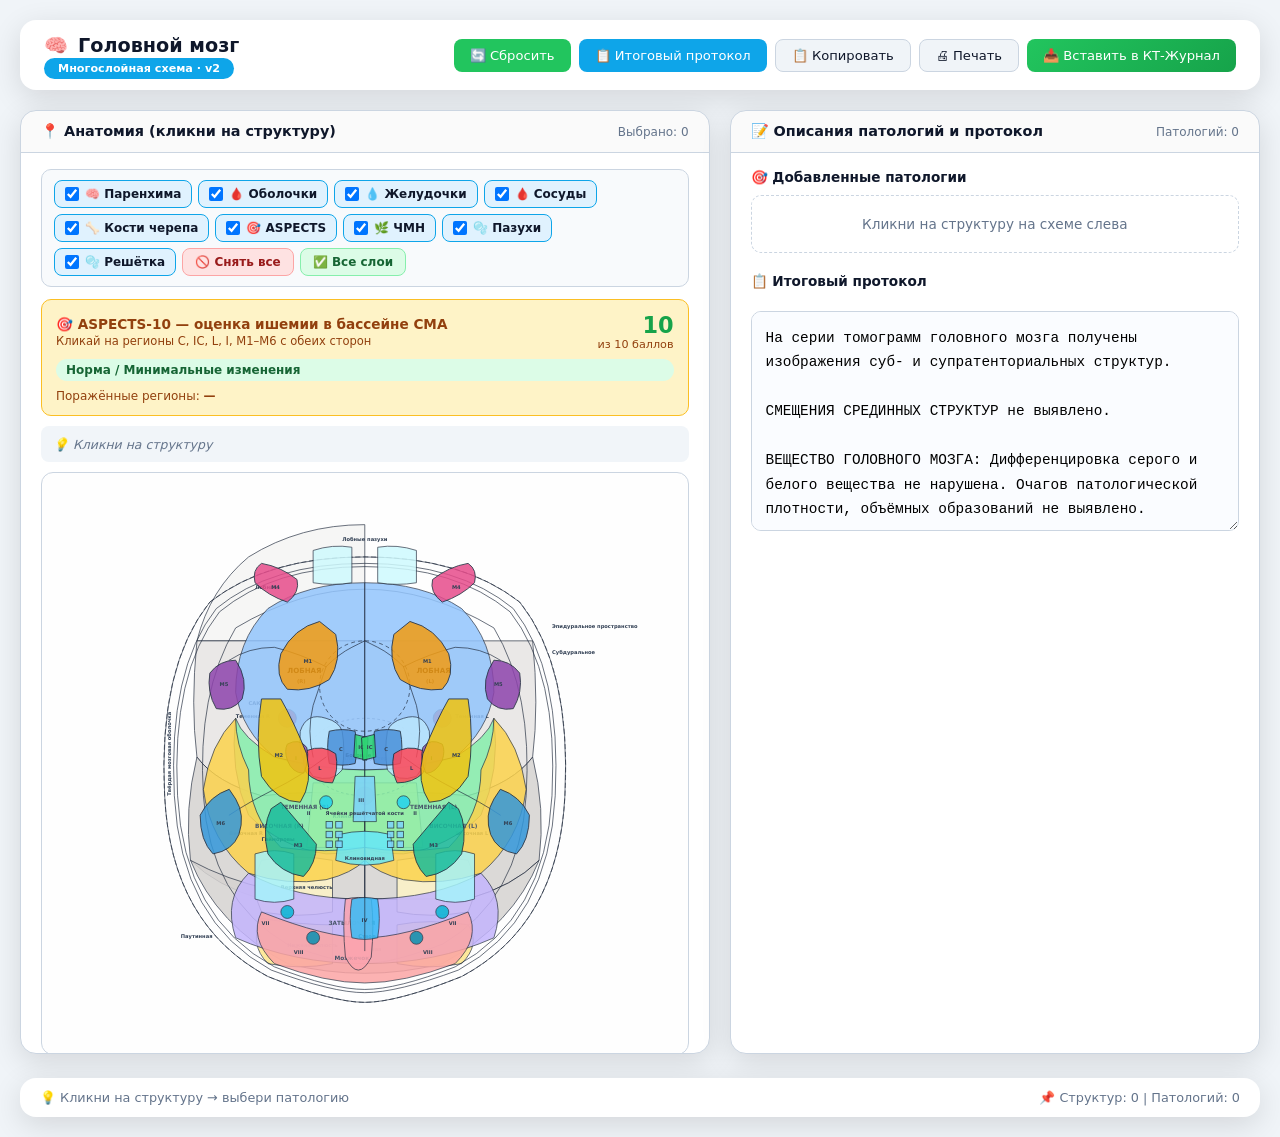
<file: widgets/brain.html>
<!DOCTYPE html>
<html lang="ru">
<head>
<meta charset="UTF-8" />
<meta name="viewport" content="width=device-width, initial-scale=1.0" />
<title>Головной мозг — КТ диагностика</title>
<style>
:root {
  --bg: #f0f4f8; --card: #ffffff; --border: #cbd5e1; --text: #0f172a;
  --muted: #64748b; --primary: #0ea5e9; --success: #22c55e;
  --danger: #ef4444; --warning: #f59e0b;
  --shadow: 0 8px 30px rgba(0,0,0,0.12); --radius: 16px;
  --transition: 0.3s cubic-bezier(0.4,0,0.2,1);
}
* { margin: 0; padding: 0; box-sizing: border-box; }
body { background: var(--bg); color: var(--text); font-family: 'Segoe UI', system-ui, sans-serif; padding: 20px; min-height: 100vh; display: flex; flex-direction: column; }
.header { display: flex; justify-content: space-between; align-items: center; flex-wrap: wrap; gap: 12px; background: var(--card); padding: 14px 24px; border-radius: var(--radius); box-shadow: var(--shadow); margin-bottom: 20px; }
.header h1 { font-size: 1.2rem; font-weight: 700; display: flex; align-items: center; gap: 10px; }
.header .badge { background: var(--primary); color: #fff; padding: 4px 14px; border-radius: 40px; font-size: 0.7rem; font-weight: 600; }
.toolbar { display: flex; gap: 8px; flex-wrap: wrap; }
.toolbar button { padding: 8px 16px; border: 1px solid var(--border); border-radius: 8px; background: var(--bg); color: var(--text); font-weight: 500; font-size: 0.82rem; cursor: pointer; transition: all var(--transition); display: flex; align-items: center; gap: 6px; font-family: inherit; }
.toolbar button:hover { background: var(--border); transform: translateY(-2px); }
.toolbar .primary { background: var(--primary); color: #fff; border: none; }
.toolbar .primary:hover { background: #0284c7; }
.toolbar .success { background: var(--success); color: #fff; border: none; }
.toolbar .success:hover { background: #16a34a; }

.main-grid { display: grid; grid-template-columns: 1.3fr 1fr; gap: 20px; flex: 1; }
@media (max-width: 1100px) { .main-grid { grid-template-columns: 1fr; } }
.card { background: var(--card); border-radius: var(--radius); box-shadow: var(--shadow); border: 1px solid var(--border); overflow: hidden; display: flex; flex-direction: column; }
.card-header { padding: 12px 20px; background: rgba(0,0,0,0.02); border-bottom: 1px solid var(--border); font-weight: 600; font-size: 0.9rem; display: flex; justify-content: space-between; align-items: center; }
.card-header .count { font-weight: 400; font-size: 0.75rem; color: var(--muted); }
.card-body { padding: 16px 20px; flex: 1; overflow: auto; max-height: 900px; }

.layers-panel { display: flex; flex-wrap: wrap; gap: 6px; padding: 10px 12px; background: #f8fafc; border-radius: 10px; margin-bottom: 12px; border: 1px solid var(--border); }
.layer-toggle { display: inline-flex; align-items: center; gap: 6px; padding: 6px 10px; border-radius: 8px; background: #fff; border: 1px solid var(--border); font-size: 0.75rem; font-weight: 600; cursor: pointer; transition: all 0.2s; user-select: none; }
.layer-toggle:hover { background: #f0f9ff; border-color: var(--primary); }
.layer-toggle input { cursor: pointer; width: 14px; height: 14px; }
.layer-toggle.active { background: #e0f2fe; border-color: var(--primary); }

.schema-wrap { position: relative; background: #fefefe; border-radius: 12px; border: 1px solid var(--border); overflow: hidden; }
.schema-wrap svg { width: 100%; height: auto; display: block; }

.layer { transition: opacity 0.3s ease; }
.layer.hidden { display: none; }
.layer.dimmed { opacity: 0.18 !important; pointer-events: none; }

.struct { cursor: pointer; transition: all 0.25s ease; stroke: #1e293b; stroke-width: 1.2; opacity: 0.85; }
.struct:hover { opacity: 1; stroke-width: 2; filter: brightness(1.1) drop-shadow(0 0 6px rgba(14,165,233,0.5)); }
.struct.selected { stroke: #0284c7; stroke-width: 3; opacity: 1; filter: drop-shadow(0 0 10px rgba(14,165,233,0.8)); }
.struct.has-pathology { stroke: #dc2626; stroke-width: 2.5; filter: drop-shadow(0 0 8px rgba(239,68,68,0.7)); }

.aspects-region { cursor: pointer; transition: all 0.25s ease; stroke: #1e293b; stroke-width: 1.5; opacity: 0.85; }
.aspects-region:hover { opacity: 1; stroke-width: 2.5; filter: brightness(1.15); }
.aspects-region.selected { stroke: #0284c7; stroke-width: 3; opacity: 1; }
.aspects-region.affected { stroke: #dc2626; stroke-width: 3; opacity: 1; animation: patho-pulse 1.5s ease-in-out infinite; }
@keyframes patho-pulse { 0%,100% { filter: drop-shadow(0 0 6px rgba(239,68,68,0.3)); } 50% { filter: drop-shadow(0 0 20px rgba(239,68,68,0.8)); } }

.label { font-size: 11px; font-weight: 700; fill: #0f172a; pointer-events: none; user-select: none; }
.label-sm { font-size: 9px; font-weight: 600; fill: #475569; pointer-events: none; user-select: none; }
.label-tiny { font-size: 8px; font-weight: 700; fill: #334155; pointer-events: none; user-select: none; }

.add-pathology-panel { margin-top: 12px; padding: 12px; background: linear-gradient(135deg, #ede9fe 0%, #e0e7ff 100%); border: 2px dashed #7c3aed; border-radius: 10px; display: none; }
.add-pathology-panel.show { display: block; }
.add-pathology-panel .panel-title { font-size: 0.85rem; font-weight: 700; color: #5b21b6; margin-bottom: 8px; }
.add-pathology-panel .selected-list { font-size: 0.78rem; color: #4b5563; margin-bottom: 10px; line-height: 1.5; }
.add-pathology-panel .selected-list span { display: inline-block; background: #7c3aed; color: #fff; padding: 2px 8px; border-radius: 10px; font-size: 0.7rem; margin: 2px; }
.add-pathology-panel .panel-buttons { display: flex; gap: 8px; }
.add-pathology-panel button { flex: 1; padding: 8px; border-radius: 8px; font-size: 0.82rem; font-weight: 600; cursor: pointer; border: none; transition: all var(--transition); font-family: inherit; }
.add-pathology-panel .btn-add { background: #7c3aed; color: #fff; }
.add-pathology-panel .btn-add:hover { background: #6d28d9; }
.add-pathology-panel .btn-clear { background: #fff; color: var(--text); border: 1px solid var(--border); }

.counter-box { display: none; padding: 8px 14px; background: #e0f2fe; border: 1px solid #0ea5e9; border-radius: 8px; margin-bottom: 10px; font-size: 0.82rem; font-weight: 600; color: #0c4a6e; }
.counter-box.show { display: block; }
.counter-box button { margin-left: 12px; padding: 3px 10px; background: #fff; border: 1px solid #0ea5e9; border-radius: 6px; font-size: 0.72rem; font-weight: 700; cursor: pointer; font-family: inherit; color: #0c4a6e; }

.aspects-panel { display: block; padding: 12px 14px; background: #fef3c7; border: 1px solid #fbbf24; border-radius: 10px; margin-bottom: 10px; }
.aspects-panel .ap-header { display: flex; justify-content: space-between; align-items: center; margin-bottom: 8px; flex-wrap: wrap; gap: 8px; }
.aspects-panel .ap-title { font-size: 0.85rem; font-weight: 700; color: #92400e; }
.aspects-panel .ap-score { font-size: 1.4rem; font-weight: 700; color: #16a34a; }
.aspects-panel .ap-score.medium { color: #f59e0b; }
.aspects-panel .ap-score.low { color: #dc2626; }
.aspects-panel .ap-interp { font-size: 0.75rem; font-weight: 600; padding: 4px 10px; border-radius: 12px; }
.aspects-panel .ap-interp.high { background: #dcfce7; color: #166534; }
.aspects-panel .ap-interp.med { background: #fef3c7; color: #92400e; }
.aspects-panel .ap-interp.low { background: #fee2e2; color: #991b1b; }

.breadcrumbs { display: flex; align-items: center; gap: 6px; padding: 8px 12px; background: #f1f5f9; border-radius: 8px; font-size: 0.78rem; margin-bottom: 10px; min-height: 36px; flex-wrap: wrap; }
.breadcrumbs .crumb { padding: 4px 10px; border-radius: 6px; font-weight: 600; color: var(--primary); cursor: pointer; }
.breadcrumbs .crumb.current { background: #0ea5e9; color: #fff; cursor: default; }
.breadcrumbs .hint { color: var(--muted); font-style: italic; }

.modal-overlay { display: none; position: fixed; inset: 0; background: rgba(0,0,0,0.5); z-index: 1000; justify-content: center; align-items: center; padding: 20px; }
.modal-overlay.show { display: flex; }
.modal { background: #fff; border-radius: 16px; padding: 24px; max-width: 560px; width: 100%; max-height: 90vh; overflow-y: auto; box-shadow: 0 20px 60px rgba(0,0,0,0.3); }
.modal-header { display: flex; justify-content: space-between; align-items: center; margin-bottom: 20px; padding-bottom: 12px; border-bottom: 2px solid var(--border); }
.modal-header h2 { font-size: 1.1rem; font-weight: 700; }
.modal-close { cursor: pointer; font-size: 1.5rem; color: var(--muted); background: none; border: none; padding: 4px 8px; border-radius: 6px; }
.modal-close:hover { background: var(--bg); color: var(--danger); }
.pathology-type-list { display: flex; flex-direction: column; gap: 8px; }
.pathology-type-item { padding: 10px 14px; border-radius: 8px; cursor: pointer; font-size: 0.88rem; display: flex; align-items: center; gap: 10px; border: 1px solid var(--border); transition: all 0.2s; }
.pathology-type-item:hover { background: #f1f5f9; border-color: var(--primary); }
.pathology-type-item .color-dot { width: 12px; height: 12px; border-radius: 50%; flex-shrink: 0; }
.param-form .form-group { margin-bottom: 12px; }
.param-form label { display: block; font-size: 0.8rem; font-weight: 600; color: #4b5563; margin-bottom: 4px; }
.param-form input, .param-form select, .param-form textarea { width: 100%; padding: 8px 12px; border: 1px solid var(--border); border-radius: 8px; font-size: 0.88rem; background: #fff; font-family: inherit; }
.param-form input:focus, .param-form select:focus, .param-form textarea:focus { outline: none; border-color: #7c3aed; box-shadow: 0 0 0 3px rgba(124,58,237,0.15); }
.param-form textarea { min-height: 70px; resize: vertical; }
.param-form .form-row { display: grid; grid-template-columns: 1fr 1fr; gap: 10px; }
.param-form .form-buttons { display: flex; gap: 8px; margin-top: 16px; }
.param-form .form-buttons button { flex: 1; padding: 10px; border-radius: 8px; font-size: 0.88rem; font-weight: 600; cursor: pointer; border: none; font-family: inherit; }
.param-form .btn-save { background: #22c55e; color: #fff; }
.param-form .btn-cancel { background: #fff; color: var(--text); border: 1px solid var(--border); }

.protocol-section { margin-bottom: 20px; }
.protocol-section-title { font-size: 0.85rem; font-weight: 700; margin-bottom: 10px; display: flex; align-items: center; gap: 8px; }
.pathology-card { background: #f8fafc; border: 1px solid var(--border); border-radius: 10px; padding: 12px; margin-bottom: 10px; border-left: 4px solid var(--primary); }
.pathology-card.inflammation-card { border-left-color: #ef4444; }
.pathology-card.tumor-card { border-left-color: #7c3aed; }
.pathology-card.trauma-card { border-left-color: #dc2626; }
.pathology-card.vascular-card { border-left-color: #0ea5e9; }
.pathology-card.degenerative-card { border-left-color: #a16207; }
.pathology-card .pc-header { display: flex; justify-content: space-between; align-items: center; margin-bottom: 8px; flex-wrap: wrap; gap: 6px; }
.pathology-card .pc-title { font-weight: 700; font-size: 0.88rem; display: flex; align-items: center; gap: 6px; }
.pathology-card .pc-remove { cursor: pointer; color: var(--muted); font-size: 1.1rem; background: none; border: none; padding: 2px 6px; border-radius: 4px; }
.pathology-card .pc-remove:hover { background: var(--danger); color: #fff; }
.pathology-card .pc-organs { font-size: 0.75rem; color: var(--muted); margin-bottom: 6px; }
.pathology-card .pc-organs span { display: inline-block; background: var(--primary); color: #fff; padding: 2px 8px; border-radius: 10px; font-size: 0.7rem; margin: 2px; }
.pathology-card .pc-params { font-size: 0.75rem; margin-bottom: 6px; }
.pathology-card .pc-params .param-tag { display: inline-block; padding: 3px 8px; border-radius: 6px; margin: 2px; font-weight: 600; background: #e0f2fe; color: #0369a1; }
.pathology-card .pc-desc { font-size: 0.82rem; line-height: 1.5; background: #fff; padding: 8px; border-radius: 6px; border: 1px solid var(--border); }
.final-protocol { width: 100%; min-height: 220px; padding: 14px; border: 1px solid var(--border); border-radius: 10px; font-size: 0.9rem; line-height: 1.7; font-family: 'Segoe UI', monospace; background: #fafcff; resize: vertical; margin-top: 12px; }
.final-protocol:focus { outline: none; border-color: var(--primary); box-shadow: 0 0 0 3px rgba(14,165,233,0.15); }
.status-bar { margin-top: 24px; padding: 12px 20px; background: var(--card); border-radius: var(--radius); box-shadow: var(--shadow); font-size: 0.8rem; color: var(--muted); display: flex; flex-wrap: wrap; justify-content: space-between; align-items: center; gap: 10px; }
.toast { position: fixed; bottom: 20px; right: 20px; background: var(--text); color: #fff; padding: 12px 24px; border-radius: 10px; box-shadow: var(--shadow); opacity: 0; transform: translateY(20px); transition: all 0.3s ease; z-index: 10001; font-size: 0.9rem; }
.toast.show { opacity: 1; transform: translateY(0); }

@media (max-width: 700px) { body { padding: 12px; } .header { flex-direction: column; align-items: stretch; } .toolbar { justify-content: stretch; } .toolbar button { flex: 1; justify-content: center; font-size: 0.7rem; padding: 6px 10px; } .card-body { max-height: 500px; padding: 12px; } }
@media print { .toolbar, .status-bar, .modal-overlay, .add-pathology-panel, .layers-panel, .counter-box { display: none !important; } }
</style>
</head>
<body>

<header class="header">
  <div>
    <h1>🧠 <span>Головной мозг</span></h1>
    <span class="badge">Многослойная схема · v2</span>
  </div>
  <div class="toolbar">
    <button class="success" onclick="resetAll()">🔄 Сбросить</button>
    <button class="primary" onclick="generateFinalProtocol()">📋 Итоговый протокол</button>
    <button onclick="copyToClipboard()">📋 Копировать</button>
    <button onclick="window.print()">🖨 Печать</button>
    <button class="success" onclick="sendToParent()" style="background:linear-gradient(135deg,#22c55e,#16a34a);">📥 Вставить в КТ-Журнал</button>
  </div>
</header>

<div class="main-grid">

  <div class="card">
    <div class="card-header">
      <span>📍 Анатомия (кликни на структуру)</span>
      <span class="count" id="organsCount">Выбрано: 0</span>
    </div>
    <div class="card-body">

      <div class="layers-panel" id="layersPanel">
        <label class="layer-toggle active"><input type="checkbox" checked data-layer="parenchyma" onchange="toggleLayer('parenchyma', this.checked)"/> 🧠 Паренхима</label>
        <label class="layer-toggle active"><input type="checkbox" checked data-layer="meninges" onchange="toggleLayer('meninges', this.checked)"/> 🩸 Оболочки</label>
        <label class="layer-toggle active"><input type="checkbox" checked data-layer="ventricles" onchange="toggleLayer('ventricles', this.checked)"/> 💧 Желудочки</label>
        <label class="layer-toggle active"><input type="checkbox" checked data-layer="vessels" onchange="toggleLayer('vessels', this.checked)"/> 🩸 Сосуды</label>
        <label class="layer-toggle active"><input type="checkbox" checked data-layer="skull" onchange="toggleLayer('skull', this.checked)"/> 🦴 Кости черепа</label>
        <label class="layer-toggle active"><input type="checkbox" checked data-layer="aspects" onchange="toggleLayer('aspects', this.checked)"/> 🎯 ASPECTS</label>
        <label class="layer-toggle active"><input type="checkbox" checked data-layer="nerves" onchange="toggleLayer('nerves', this.checked)"/> 🌿 ЧМН</label>
        <label class="layer-toggle active"><input type="checkbox" checked data-layer="sinuses" onchange="toggleLayer('sinuses', this.checked)"/> 🫧 Пазухи</label>
        <label class="layer-toggle active"><input type="checkbox" checked data-layer="ethmoid" onchange="toggleLayer('ethmoid', this.checked)"/> 🫧 Решётка</label>
        <button type="button" onclick="hideAllLayers()" style="padding:6px 12px;border-radius:8px;background:#fee2e2;color:#991b1b;border:1px solid #fca5a5;font-size:0.75rem;font-weight:700;cursor:pointer;font-family:inherit">🚫 Снять все</button>
        <button type="button" onclick="showAllLayers()" style="padding:6px 12px;border-radius:8px;background:#dcfce7;color:#166534;border:1px solid #86efac;font-size:0.75rem;font-weight:700;cursor:pointer;font-family:inherit">✅ Все слои</button>
      </div>

      <div class="counter-box" id="counterBox">
        🧠 Выбрано структур: <span id="counterNum">0</span>
        <button onclick="clearAllSelection()">Снять всё</button>
      </div>

      <div class="aspects-panel" id="aspectsPanel">
        <div class="ap-header">
          <div>
            <div class="ap-title">🎯 ASPECTS-10 — оценка ишемии в бассейне СМА</div>
            <div style="font-size:0.72rem;color:#92400e;margin-top:2px">Кликай на регионы C, IC, L, I, M1–M6 с обеих сторон</div>
          </div>
          <div style="text-align:right">
            <div class="ap-score" id="aspectsScore">10</div>
            <div style="font-size:0.7rem;color:#92400e">из 10 баллов</div>
          </div>
        </div>
        <div class="ap-interp high" id="aspectsInterp">Норма / Минимальные изменения</div>
        <div style="margin-top:8px;font-size:0.75rem;color:#92400e">
          Поражённые регионы: <strong id="aspectsList">—</strong>
        </div>
      </div>

      <div class="breadcrumbs" id="breadcrumbs">
        <span class="hint">💡 Кликни на структуру</span>
      </div>

      <div class="schema-wrap">
        <svg viewBox="0 0 1000 900" xmlns="http://www.w3.org/2000/svg" id="brainSvg">

          <!-- ============================================ -->
          <!-- СЛОЙ: КОСТИ ЧЕРЕПА -->
          <!-- ============================================ -->
          <g id="layer-skull" class="layer">
            <path class="struct" data-struct="skull_frontal"
                  d="M500 80 Q400 80 320 130 Q260 180 240 260 L500 260 Z"
                  fill="#f5f5f4" stroke="#78716c" stroke-width="2.5" opacity="0.5"/>
            <text class="label-tiny" x="330" y="180">Лобная</text>

            <path class="struct" data-struct="skull_parietal_r"
                  d="M240 260 Q230 360 240 440 Q270 480 340 500 L500 500 L500 260 Z"
                  fill="#e7e5e4" stroke="#78716c" stroke-width="2.5" opacity="0.5"/>
            <text class="label-tiny" x="300" y="380">Теменная R</text>

            <path class="struct" data-struct="skull_parietal_l"
                  d="M760 260 Q770 360 760 440 Q730 480 660 500 L500 500 L500 260 Z"
                  fill="#e7e5e4" stroke="#78716c" stroke-width="2.5" opacity="0.5"/>
            <text class="label-tiny" x="640" y="380">Теменная L</text>

            <path class="struct" data-struct="skull_temporal_r"
                  d="M240 440 Q220 520 230 600 Q270 640 340 660 L500 660 L500 500 Q420 490 340 500 Q270 480 240 440 Z"
                  fill="#d6d3d1" stroke="#78716c" stroke-width="2.5" opacity="0.5"/>
            <text class="label-tiny" x="290" y="560">Височная R</text>

            <path class="struct" data-struct="skull_temporal_l"
                  d="M760 440 Q780 520 770 600 Q730 640 660 660 L500 660 L500 500 Q580 490 660 500 Q730 480 760 440 Z"
                  fill="#d6d3d1" stroke="#78716c" stroke-width="2.5" opacity="0.5"/>
            <text class="label-tiny" x="640" y="560">Височная L</text>

            <path class="struct" data-struct="skull_occipital"
                  d="M230 600 Q270 700 380 760 Q500 790 620 760 Q730 700 770 600 Q730 640 660 660 L500 660 Q340 660 230 600 Z"
                  fill="#d6d3d1" stroke="#78716c" stroke-width="2.5" opacity="0.5"/>
            <text class="label-tiny" x="470" y="740">Затылочная</text>

            <path class="struct" data-struct="skull_sphenoid"
                  d="M420 480 L580 480 L590 580 L410 580 Z"
                  fill="#fde68a" stroke="#92400e" stroke-width="2" opacity="0.7"/>
            <text class="label-tiny" x="450" y="535">Клиновидная</text>

            <path class="struct" data-struct="skull_maxilla"
                  d="M340 600 Q400 590 450 600 L450 680 Q400 690 340 680 Q320 640 340 600 Z"
                  fill="#fef3c7" stroke="#92400e" stroke-width="2" opacity="0.7"/>
            <path class="struct" data-struct="skull_maxilla"
                  d="M550 600 Q600 590 660 600 Q680 640 660 680 Q600 690 550 680 Z"
                  fill="#fef3c7" stroke="#92400e" stroke-width="2" opacity="0.7"/>
            <text class="label-tiny" x="370" y="645">Верхняя челюсть</text>

            <path class="struct" data-struct="skull_mandible"
                  d="M340 690 Q400 700 450 700 L450 760 Q400 770 350 760 Q320 730 340 690 Z"
                  fill="#fde68a" stroke="#92400e" stroke-width="2" opacity="0.7"/>
            <path class="struct" data-struct="skull_mandible"
                  d="M550 700 Q600 690 660 700 Q680 730 650 760 Q600 770 550 760 Z"
                  fill="#fde68a" stroke="#92400e" stroke-width="2" opacity="0.7"/>
            <text class="label-tiny" x="380" y="735">Нижняя челюсть</text>
          </g>

          <!-- ============================================ -->
          <!-- СЛОЙ: ОБОЛОЧКИ МОЗГА -->
          <!-- ============================================ -->
          <g id="layer-meninges" class="layer">
            <path class="struct" data-struct="dura_mater"
                  d="M260 200 Q350 130 500 130 Q650 130 740 200 Q820 300 810 500 Q800 700 650 780 Q550 820 500 820 Q450 820 350 780 Q200 700 190 500 Q180 300 260 200 Z"
                  fill="none" stroke="#78716c" stroke-width="6" opacity="0.55" stroke-dasharray="8 4"/>
            <text class="label-tiny" x="200" y="500" transform="rotate(-90 200 500)">Твёрдая мозговая оболочка</text>

            <path class="struct" data-struct="arachnoid_mater"
                  d="M275 215 Q360 145 500 145 Q640 145 725 215 Q800 310 790 500 Q780 690 640 765 Q550 800 500 800 Q450 800 360 765 Q220 690 210 500 Q200 310 275 215 Z"
                  fill="none" stroke="#0891b2" stroke-width="4" opacity="0.55"/>
            <text class="label-tiny" x="215" y="720">Паутинная</text>

            <path class="struct" data-struct="pia_mater"
                  d="M300 240 Q400 180 500 180 Q600 180 700 240 Q760 340 750 500 Q740 660 620 730 Q540 760 500 760 Q460 760 380 730 Q260 660 250 500 Q240 340 300 240 Z"
                  fill="none" stroke="#7dd3fc" stroke-width="2" opacity="0.5"/>

            <ellipse class="struct" data-struct="sah_cisterns" cx="500" cy="440" rx="90" ry="60" fill="none" stroke="#22d3ee" stroke-width="3" opacity="0.5" stroke-dasharray="4 4"/>
            <text class="label-tiny" x="450" y="445">Базальные цистерны</text>

            <circle class="struct" data-struct="sah_site" cx="380" cy="380" r="14" fill="#dc2626" opacity="0.6"/>
            <circle class="struct" data-struct="sah_site" cx="620" cy="380" r="14" fill="#dc2626" opacity="0.6"/>
            <circle class="struct" data-struct="sah_site" cx="500" cy="500" r="14" fill="#dc2626" opacity="0.6"/>
            <text class="label-tiny" x="320" y="360">САК</text>

            <path class="struct" data-struct="epidural_space"
                  d="M260 200 Q350 130 500 130 Q650 130 740 200 Q820 300 810 500 Q800 700 650 780 Q550 820 500 820 Q450 820 350 780 Q200 700 190 500 Q180 300 260 200 Z"
                  fill="none" stroke="#dc2626" stroke-width="8" opacity="0.3"/>
            <text class="label-tiny" x="790" y="240">Эпидуральное пространство</text>

            <path class="struct" data-struct="subdural_space"
                  d="M270 210 Q355 140 500 140 Q645 140 730 210 Q805 305 795 500 Q785 695 645 770 Q550 805 500 805 Q450 805 355 770 Q215 695 205 500 Q195 305 270 210 Z"
                  fill="none" stroke="#7c3aed" stroke-width="4" opacity="0.35"/>
            <text class="label-tiny" x="790" y="280">Субдуральное</text>
          </g>

          <!-- ============================================ -->
          <!-- СЛОЙ: ПАРЕНХИМА -->
          <!-- ============================================ -->
          <g id="layer-parenchyma" class="layer">
            <path class="struct" data-struct="frontal_r"
                  d="M500 170 Q410 170 350 210 Q300 260 300 340 Q310 400 360 440 Q420 460 480 460 L500 460 Z"
                  fill="#93c5fd" opacity="0.85"/>
            <text class="label" x="380" y="310">ЛОБНАЯ</text>
            <text class="label-tiny" x="395" y="325">(R)</text>

            <path class="struct" data-struct="frontal_l"
                  d="M500 170 Q590 170 650 210 Q700 260 700 340 Q690 400 640 440 Q580 460 520 460 L500 460 Z"
                  fill="#93c5fd" opacity="0.85"/>
            <text class="label" x="580" y="310">ЛОБНАЯ</text>
            <text class="label-tiny" x="595" y="325">(L)</text>

            <path class="struct" data-struct="parietal_r"
                  d="M360 440 Q310 410 300 380 Q290 460 320 530 Q370 580 440 590 Q480 590 500 580 L500 460 Q440 460 360 440 Z"
                  fill="#86efac" opacity="0.85"/>
            <text class="label-sm" x="370" y="520">ТЕМЕННАЯ (R)</text>

            <path class="struct" data-struct="parietal_l"
                  d="M640 440 Q690 410 700 380 Q710 460 680 530 Q630 580 560 590 Q520 590 500 580 L500 460 Q560 460 640 440 Z"
                  fill="#86efac" opacity="0.85"/>
            <text class="label-sm" x="570" y="520">ТЕМЕННАЯ (L)</text>

            <path class="struct" data-struct="temporal_r"
                  d="M300 380 Q260 420 250 490 Q260 570 320 620 Q380 640 440 630 Q480 620 500 600 L500 580 Q440 590 370 580 Q320 530 320 460 Q300 420 300 380 Z"
                  fill="#fcd34d" opacity="0.85"/>
            <text class="label-sm" x="330" y="550">ВИСОЧНАЯ (R)</text>

            <path class="struct" data-struct="temporal_l"
                  d="M700 380 Q740 420 750 490 Q740 570 680 620 Q620 640 560 630 Q520 620 500 600 L500 580 Q560 590 630 580 Q680 530 680 460 Q700 420 700 380 Z"
                  fill="#fcd34d" opacity="0.85"/>
            <text class="label-sm" x="600" y="550">ВИСОЧНАЯ (L)</text>

            <path class="struct" data-struct="occipital"
                  d="M320 620 Q390 660 500 660 Q610 660 680 620 Q720 660 700 720 Q610 760 500 760 Q390 760 300 720 Q280 660 320 620 Z"
                  fill="#c4b5fd" opacity="0.85"/>
            <text class="label-sm" x="480" y="700" text-anchor="middle">ЗАТЫЛОЧНАЯ</text>

            <path class="struct" data-struct="cerebellum"
                  d="M340 680 Q440 720 500 720 Q560 720 660 680 Q680 720 640 760 Q560 790 500 790 Q440 790 360 760 Q320 720 340 680 Z"
                  fill="#fca5a5" opacity="0.85"/>
            <text class="label-sm" x="480" y="755" text-anchor="middle">Мозжечок</text>

            <path class="struct" data-struct="brainstem"
                  d="M470 660 Q490 655 510 660 Q515 700 510 750 Q500 770 490 770 Q480 770 470 750 Q465 700 470 660 Z"
                  fill="#fda4af" opacity="0.9"/>
            <text class="label-tiny" x="490" y="720">Ствол</text>
          </g>

          <!-- ============================================ -->
          <!-- СЛОЙ: ЖЕЛУДОЧКИ -->
          <!-- ============================================ -->
          <g id="layer-ventricles" class="layer">
            <path class="struct" data-struct="lateral_ventricle_r"
                  d="M440 380 Q410 370 400 400 Q395 440 420 470 Q450 480 465 460 Q470 430 465 400 Q460 385 440 380 Z"
                  fill="#bae6fd" opacity="0.7"/>
            <path class="struct" data-struct="lateral_ventricle_l"
                  d="M560 380 Q590 370 600 400 Q605 440 580 470 Q550 480 535 460 Q530 430 535 400 Q540 385 560 380 Z"
                  fill="#bae6fd" opacity="0.7"/>
            <text class="label-tiny" x="490" y="440" text-anchor="middle">Боковые</text>

            <path class="struct" data-struct="ventricle_3"
                  d="M485 470 L515 470 L518 540 L482 540 Z"
                  fill="#7dd3fc" opacity="0.8"/>
            <text class="label-tiny" x="490" y="510">III</text>

            <path class="struct" data-struct="ventricle_4"
                  d="M480 660 Q500 655 520 660 Q525 690 520 720 Q500 725 480 720 Q475 690 480 660 Z"
                  fill="#38bdf8" opacity="0.8"/>
            <text class="label-tiny" x="495" y="695">IV</text>
          </g>

          <!-- ============================================ -->
          <!-- СЛОЙ: СОСУДЫ -->
          <!-- ============================================ -->
          <g id="layer-vessels" class="layer">
            <path class="struct" data-struct="ica_r"
                  d="M420 440 Q410 400 420 360 Q430 330 440 300"
                  fill="none" stroke="#dc2626" stroke-width="12" stroke-linecap="round" stroke-linejoin="round"/>
            <path class="struct" data-struct="ica_l"
                  d="M580 440 Q590 400 580 360 Q570 330 560 300"
                  fill="none" stroke="#dc2626" stroke-width="12" stroke-linecap="round" stroke-linejoin="round"/>

            <path class="struct" data-struct="mca_r"
                  d="M440 300 Q400 280 360 270 Q320 270 290 290"
                  fill="none" stroke="#ef4444" stroke-width="10" stroke-linecap="round" stroke-linejoin="round"/>
            <path class="struct" data-struct="mca_l"
                  d="M560 300 Q600 280 640 270 Q680 270 710 290"
                  fill="none" stroke="#ef4444" stroke-width="10" stroke-linecap="round" stroke-linejoin="round"/>

            <path class="struct" data-struct="aca_r"
                  d="M440 300 Q460 280 480 270 Q490 265 500 260"
                  fill="none" stroke="#f97316" stroke-width="8" stroke-linecap="round" stroke-linejoin="round"/>
            <path class="struct" data-struct="aca_l"
                  d="M560 300 Q540 280 520 270 Q510 265 500 260"
                  fill="none" stroke="#f97316" stroke-width="8" stroke-linecap="round" stroke-linejoin="round"/>

            <path class="struct" data-struct="pca_r"
                  d="M440 440 Q400 470 360 490 Q320 510 290 530"
                  fill="none" stroke="#eab308" stroke-width="8" stroke-linecap="round" stroke-linejoin="round"/>
            <path class="struct" data-struct="pca_l"
                  d="M560 440 Q600 470 640 490 Q680 510 710 530"
                  fill="none" stroke="#eab308" stroke-width="8" stroke-linecap="round" stroke-linejoin="round"/>

            <path class="struct" data-struct="basilar"
                  d="M500 540 Q500 600 500 660 Q500 700 500 740"
                  fill="none" stroke="#a855f7" stroke-width="12" stroke-linecap="round" stroke-linejoin="round"/>

            <circle class="struct" data-struct="wilis_circle" cx="500" cy="330" r="70"
                    fill="none" stroke="#0891b2" stroke-width="3" stroke-dasharray="6 5" opacity="0.7"/>
          </g>

          <!-- ============================================ -->
          <!-- СЛОЙ: ЧМН -->
          <!-- ============================================ -->
          <g id="layer-nerves" class="layer">
            <circle class="struct" data-struct="cn_ii" cx="440" cy="510" r="10" fill="#22d3ee" opacity="0.9"/>
            <circle class="struct" data-struct="cn_ii" cx="560" cy="510" r="10" fill="#22d3ee" opacity="0.9"/>
            <text class="label-tiny" x="410" y="530">II</text>
            <text class="label-tiny" x="575" y="530">II</text>

            <circle class="struct" data-struct="cn_vii" cx="380" cy="680" r="10" fill="#06b6d4" opacity="0.9"/>
            <circle class="struct" data-struct="cn_vii" cx="620" cy="680" r="10" fill="#06b6d4" opacity="0.9"/>
            <text class="label-tiny" x="340" y="700">VII</text>
            <text class="label-tiny" x="630" y="700">VII</text>

            <circle class="struct" data-struct="cn_viii" cx="420" cy="720" r="10" fill="#0891b2" opacity="0.9"/>
            <circle class="struct" data-struct="cn_viii" cx="580" cy="720" r="10" fill="#0891b2" opacity="0.9"/>
            <text class="label-tiny" x="390" y="745">VIII</text>
            <text class="label-tiny" x="590" y="745">VIII</text>
          </g>

          <!-- ============================================ -->
          <!-- СЛОЙ: ПАЗУХИ -->
          <!-- ============================================ -->
          <g id="layer-sinuses" class="layer">
            <path class="struct" data-struct="sinus_frontal"
                  d="M420 120 Q450 110 480 115 L480 170 Q450 175 420 170 Z"
                  fill="#cffafe" opacity="0.8"/>
            <path class="struct" data-struct="sinus_frontal"
                  d="M520 115 Q550 110 580 120 L580 170 Q550 175 520 170 Z"
                  fill="#cffafe" opacity="0.8"/>
            <text class="label-tiny" x="500" y="105" text-anchor="middle">Лобные пазухи</text>

            <path class="struct" data-struct="sinus_maxillary_r"
                  d="M330 590 Q360 580 390 590 L390 660 Q360 670 330 660 Z"
                  fill="#a5f3fc" opacity="0.8"/>
            <path class="struct" data-struct="sinus_maxillary_l"
                  d="M610 590 Q640 580 670 590 L670 660 Q640 670 610 660 Z"
                  fill="#a5f3fc" opacity="0.8"/>
            <text class="label-tiny" x="340" y="570">Гайморовы</text>

            <path class="struct" data-struct="sinus_sphenoid"
                  d="M460 560 Q500 550 540 560 L545 600 Q500 615 455 600 Z"
                  fill="#67e8f9" opacity="0.8"/>
            <text class="label-tiny" x="500" y="600" text-anchor="middle">Клиновидная</text>
          </g>

          <!-- ============================================ -->
          <!-- СЛОЙ: ЯЧЕЙКИ РЕШЁТЧАТОЙ КОСТИ -->
          <!-- ============================================ -->
          <g id="layer-ethmoid" class="layer">
            <g id="ethmoid_r">
              <rect class="struct" data-struct="ethmoid_r" x="440" y="540" width="10" height="10" fill="#7dd3fc" opacity="0.75"/>
              <rect class="struct" data-struct="ethmoid_r" x="455" y="540" width="10" height="10" fill="#7dd3fc" opacity="0.75"/>
              <rect class="struct" data-struct="ethmoid_r" x="440" y="555" width="10" height="10" fill="#7dd3fc" opacity="0.75"/>
              <rect class="struct" data-struct="ethmoid_r" x="455" y="555" width="10" height="10" fill="#7dd3fc" opacity="0.75"/>
              <rect class="struct" data-struct="ethmoid_r" x="440" y="570" width="10" height="10" fill="#7dd3fc" opacity="0.75"/>
              <rect class="struct" data-struct="ethmoid_r" x="455" y="570" width="10" height="10" fill="#7dd3fc" opacity="0.75"/>
            </g>
            <g id="ethmoid_l">
              <rect class="struct" data-struct="ethmoid_l" x="535" y="540" width="10" height="10" fill="#7dd3fc" opacity="0.75"/>
              <rect class="struct" data-struct="ethmoid_l" x="550" y="540" width="10" height="10" fill="#7dd3fc" opacity="0.75"/>
              <rect class="struct" data-struct="ethmoid_l" x="535" y="555" width="10" height="10" fill="#7dd3fc" opacity="0.75"/>
              <rect class="struct" data-struct="ethmoid_l" x="550" y="555" width="10" height="10" fill="#7dd3fc" opacity="0.75"/>
              <rect class="struct" data-struct="ethmoid_l" x="535" y="570" width="10" height="10" fill="#7dd3fc" opacity="0.75"/>
              <rect class="struct" data-struct="ethmoid_l" x="550" y="570" width="10" height="10" fill="#7dd3fc" opacity="0.75"/>
            </g>
            <text class="label-tiny" x="500" y="530" text-anchor="middle">Ячейки решётчатой кости</text>
          </g>

          <!-- ============================================ -->
          <!-- СЛОЙ: ASPECTS (M1-M6 с каждой стороны) -->
          <!-- ============================================ -->
          <g id="layer-aspects" class="layer">

            <!-- ===== ПРАВОЕ ПОЛУШАРИЕ (слева на схеме) ===== -->
            <path class="aspects-region" data-region="C" data-side="r"
                  d="M445 400 Q465 395 485 400 Q490 425 485 450 Q465 455 445 450 Q440 425 445 400 Z"
                  fill="#4a90d9" opacity="0.75"/>
            <text class="label-tiny" x="460" y="430">C</text>

            <path class="aspects-region" data-region="IC" data-side="r"
                  d="M485 405 L505 410 L503 445 L483 440 Z"
                  fill="#2ed573" opacity="0.75"/>
            <text class="label-tiny" x="490" y="428">IC</text>

            <path class="aspects-region" data-region="L" data-side="r"
                  d="M410 430 Q435 420 455 435 Q460 460 450 480 Q425 480 410 465 Q400 445 410 430 Z"
                  fill="#ff4757" opacity="0.75"/>
            <text class="label-tiny" x="428" y="460">L</text>

            <path class="aspects-region" data-region="I" data-side="r"
                  d="M380 420 Q398 410 410 425 Q415 445 405 465 Q388 465 380 445 Q375 430 380 420 Z"
                  fill="#9b59b6" opacity="0.75"/>
            <text class="label-tiny" x="392" y="445">I</text>

            <path class="aspects-region" data-region="M1" data-side="r"
                  d="M430 230 Q390 240 370 280 Q360 315 380 335 Q415 340 445 320 Q465 290 455 250 Z"
                  fill="#f39c12" opacity="0.7"/>
            <text class="label-tiny" x="405" y="295">M1</text>

            <path class="aspects-region" data-region="M2" data-side="r"
                  d="M340 350 Q330 410 340 470 Q365 510 400 510 Q420 480 410 435 Q390 385 370 350 Z"
                  fill="#f1c40f" opacity="0.7"/>
            <text class="label-tiny" x="360" y="440">M2</text>

            <path class="aspects-region" data-region="M3" data-side="r"
                  d="M370 510 Q400 545 425 575 Q425 605 405 625 Q370 620 350 590 Q340 550 355 520 Z"
                  fill="#1abc9c" opacity="0.7"/>
            <text class="label-tiny" x="390" y="580">M3</text>

            <path class="aspects-region" data-region="M4" data-side="r"
                  d="M380 200 Q350 190 330 170 Q325 150 340 140 Q370 145 395 165 Q400 185 380 200 Z"
                  fill="#e74c8b" opacity="0.7"/>
            <text class="label-tiny" x="355" y="180">M4</text>

            <path class="aspects-region" data-region="M5" data-side="r"
                  d="M300 290 Q275 290 260 310 Q255 340 270 365 Q295 370 310 350 Q320 320 300 290 Z"
                  fill="#8e44ad" opacity="0.7"/>
            <text class="label-tiny" x="275" y="330">M5</text>

            <path class="aspects-region" data-region="M6" data-side="r"
                  d="M290 490 Q260 500 245 530 Q245 570 265 590 Q295 585 305 560 Q315 530 300 505 Z"
                  fill="#3498db" opacity="0.7"/>
            <text class="label-tiny" x="270" y="545">M6</text>

            <!-- ===== ЛЕВОЕ ПОЛУШАРИЕ (справа на схеме) ===== -->
            <path class="aspects-region" data-region="C" data-side="l"
                  d="M515 400 Q535 395 555 400 Q560 425 555 450 Q535 455 515 450 Q510 425 515 400 Z"
                  fill="#4a90d9" opacity="0.75"/>
            <text class="label-tiny" x="530" y="430">C</text>

            <path class="aspects-region" data-region="IC" data-side="l"
                  d="M495 410 L515 405 L517 440 L497 445 Z"
                  fill="#2ed573" opacity="0.75"/>
            <text class="label-tiny" x="503" y="428">IC</text>

            <path class="aspects-region" data-region="L" data-side="l"
                  d="M545 435 Q565 420 590 430 Q600 445 590 465 Q575 480 550 480 Q540 460 545 435 Z"
                  fill="#ff4757" opacity="0.75"/>
            <text class="label-tiny" x="570" y="460">L</text>

            <path class="aspects-region" data-region="I" data-side="l"
                  d="M590 425 Q602 410 620 420 Q625 430 620 445 Q610 465 595 465 Q585 445 590 425 Z"
                  fill="#9b59b6" opacity="0.75"/>
            <text class="label-tiny" x="602" y="445">I</text>

            <path class="aspects-region" data-region="M1" data-side="l"
                  d="M570 230 Q610 240 630 280 Q640 315 620 335 Q585 340 555 320 Q535 290 545 250 Z"
                  fill="#f39c12" opacity="0.7"/>
            <text class="label-tiny" x="590" y="295">M1</text>

            <path class="aspects-region" data-region="M2" data-side="l"
                  d="M660 350 Q670 410 660 470 Q635 510 600 510 Q580 480 590 435 Q610 385 630 350 Z"
                  fill="#f1c40f" opacity="0.7"/>
            <text class="label-tiny" x="635" y="440">M2</text>

            <path class="aspects-region" data-region="M3" data-side="l"
                  d="M630 510 Q600 545 575 575 Q575 605 595 625 Q630 620 650 590 Q660 550 645 520 Z"
                  fill="#1abc9c" opacity="0.7"/>
            <text class="label-tiny" x="600" y="580">M3</text>

            <path class="aspects-region" data-region="M4" data-side="l"
                  d="M620 200 Q650 190 670 170 Q675 150 660 140 Q630 145 605 165 Q600 185 620 200 Z"
                  fill="#e74c8b" opacity="0.7"/>
            <text class="label-tiny" x="635" y="180">M4</text>

            <path class="aspects-region" data-region="M5" data-side="l"
                  d="M700 290 Q725 290 740 310 Q745 340 730 365 Q705 370 690 350 Q680 320 700 290 Z"
                  fill="#8e44ad" opacity="0.7"/>
            <text class="label-tiny" x="700" y="330">M5</text>

            <path class="aspects-region" data-region="M6" data-side="l"
                  d="M710 490 Q740 500 755 530 Q755 570 735 590 Q705 585 695 560 Q685 530 700 505 Z"
                  fill="#3498db" opacity="0.7"/>
            <text class="label-tiny" x="715" y="545">M6</text>

          </g>

        </svg>
      </div>

      <div class="add-pathology-panel" id="addPanel">
        <div class="panel-title">🎯 Выбранные структуры:</div>
        <div class="selected-list" id="selectedList"></div>
        <div class="panel-buttons">
          <button class="btn-add" onclick="openPathologyTypeModal()">➕ Добавить патологию</button>
          <button class="btn-clear" onclick="clearSelection()">Очистить выбор</button>
        </div>
      </div>

    </div>
  </div>

  <div class="card">
    <div class="card-header">
      <span>📝 Описания патологий и протокол</span>
      <span class="count" id="pathologyCount">Патологий: 0</span>
    </div>
    <div class="card-body">
      <div class="protocol-section">
        <div class="protocol-section-title">🎯 Добавленные патологии</div>
        <div id="pathologiesContainer">
          <div style="color: var(--muted); font-size: 0.85rem; padding: 20px; text-align: center; border: 1px dashed var(--border); border-radius: 10px;">Кликни на структуру на схеме слева</div>
        </div>
      </div>
      <div class="protocol-section" style="margin-top: 20px;">
        <div class="protocol-section-title">📋 Итоговый протокол</div>
        <textarea class="final-protocol" id="finalProtocol">На серии томограмм головного мозга получены изображения суб- и супратенториальных структур.

СМЕЩЕНИЯ СРЕДИННЫХ СТРУКТУР не выявлено.

ВЕЩЕСТВО ГОЛОВНОГО МОЗГА: Дифференцировка серого и белого вещества не нарушена. Очагов патологической плотности, объёмных образований не выявлено.

ЛИКВОРОСОДЕРЖАЩИЕ ПРОСТРАНСТВА: Субарахноидальные пространства не расширены. Цистерны не деформированы, не расширены. Боковые желудочки симметричны, не расширены. Третий желудочек до 6 мм. Четвёртый желудочек не расширен.

СЕЛЛЯРНАЯ ОБЛАСТЬ: не изменена. Гипофиз расположен в полости турецкого седла, не увеличен.

КРАНИОВЕРТЕБРАЛЬНЫЙ ПЕРЕХОД: без особенностей. Миндалины мозжечка обычно расположены.

Отмечается обызвествление шишковидной железы и сосудистых сплетений задних рогов боковых желудочков.

[ASPECTS-10]: 10/10 баллов. Поражённые регионы: не выявлены.

ЗАКЛЮЧЕНИЕ:
Признаков ишемии в бассейне СМА не выявлено. ASPECTS 10/10 — минимальные изменения, благоприятный прогноз.</textarea>
      </div>
    </div>
  </div>
</div>

<div class="modal-overlay" id="typeModal">
  <div class="modal">
    <div class="modal-header"><h2>Выбери тип патологии</h2><button class="modal-close" onclick="closeTypeModal()">×</button></div>
    <div class="pathology-type-list" id="typeList"></div>
  </div>
</div>

<div class="modal-overlay" id="paramModal">
  <div class="modal">
    <div class="modal-header"><h2 id="paramModalTitle">Параметры</h2><button class="modal-close" onclick="closeParamModal()">×</button></div>
    <div class="param-form" id="paramForm"></div>
  </div>
</div>

<div class="status-bar">
  <span>💡 <span id="statusMessage">Кликни на структуру → выбери патологию</span></span>
  <span>📌 <span id="statusCount">Структур: 0 | Патологий: 0</span></span>
</div>
<div class="toast" id="toast"></div>

<script>
(function() {
'use strict';

const $ = id => document.getElementById(id);
const toast = $('toast');

function showToast(msg) {
  if (!toast) return;
  toast.textContent = msg;
  toast.classList.add('show');
  setTimeout(() => toast.classList.remove('show'), 2500);
}

// ============================================================
// СЛОИ
// ============================================================
const ALL_LAYERS = ['parenchyma','meninges','ventricles','vessels','skull','aspects','nerves','sinuses','ethmoid'];

window.toggleLayer = function(layerId, visible) {
  const layer = $('layer-' + layerId);
  if (!layer) return;
  if (visible) layer.classList.remove('hidden');
  else layer.classList.add('hidden');
  const cb = event && event.target ? event.target : null;
  if (cb && cb.parentElement) cb.parentElement.classList.toggle('active', visible);
};

window.hideAllLayers = function() {
  ALL_LAYERS.forEach(id => {
    const layer = $('layer-' + id);
    if (layer) layer.classList.add('hidden');
  });
  document.querySelectorAll('#layersPanel input[type="checkbox"]').forEach(cb => {
    cb.checked = false;
    if (cb.parentElement) cb.parentElement.classList.remove('active');
  });
  showToast('🚫 Все слои скрыты');
};

window.showAllLayers = function() {
  ALL_LAYERS.forEach(id => {
    const layer = $('layer-' + id);
    if (layer) layer.classList.remove('hidden');
  });
  document.querySelectorAll('#layersPanel input[type="checkbox"]').forEach(cb => {
    cb.checked = true;
    if (cb.parentElement) cb.parentElement.classList.add('active');
  });
  showToast('✅ Все слои показаны');
};

function dimAllExcept(activeLayerId) {
  document.querySelectorAll('.layer').forEach(l => {
    if (l.id === 'layer-' + activeLayerId) l.classList.remove('dimmed');
    else l.classList.add('dimmed');
  });
}

function undimAll() {
  document.querySelectorAll('.layer').forEach(l => l.classList.remove('dimmed'));
}

// ============================================================
// СОСТОЯНИЕ
// ============================================================
const state = {
  selected: new Set(),
  aspectsAffected: new Set(),
  pathologies: [],
  currentTypeId: null,
  activeStruct: null
};

// ============================================================
// СПРАВОЧНИКИ
// ============================================================
const STRUCT_NAMES = {
  // Кости черепа
  skull_frontal: 'Лобная кость',
  skull_parietal_r: 'Правая теменная кость', skull_parietal_l: 'Левая теменная кость',
  skull_temporal_r: 'Правая височная кость', skull_temporal_l: 'Левая височная кость',
  skull_occipital: 'Затылочная кость', skull_sphenoid: 'Клиновидная кость',
  skull_maxilla: 'Верхняя челюсть', skull_mandible: 'Нижняя челюсть',
  // Оболочки
  dura_mater: 'Твёрдая мозговая оболочка',
  arachnoid_mater: 'Паутинная оболочка',
  pia_mater: 'Мягкая мозговая оболочка',
  sah_cisterns: 'Субарахноидальные цистерны',
  sah_site: 'Точка САК',
  epidural_space: 'Эпидуральное пространство',
  subdural_space: 'Субдуральное пространство',
  // Ячейки решётки
  ethmoid_r: 'Ячейки решётчатой кости (R)',
  ethmoid_l: 'Ячейки решётчатой кости (L)',
  // Паренхима
  frontal_r: 'Лобная доля (R)', frontal_l: 'Лобная доля (L)',
  parietal_r: 'Теменная доля (R)', parietal_l: 'Теменная доля (L)',
  temporal_r: 'Височная доля (R)', temporal_l: 'Височная доля (L)',
  occipital: 'Затылочная доля', cerebellum: 'Мозжечок', brainstem: 'Ствол мозга',
  // Желудочки
  lateral_ventricle_r: 'Правый боковой желудочек', lateral_ventricle_l: 'Левый боковой желудочек',
  ventricle_3: 'III желудочек', ventricle_4: 'IV желудочек',
  // Сосуды
  ica_r: 'ВСА справа', ica_l: 'ВСА слева',
  mca_r: 'СМА справа', mca_l: 'СМА слева',
  aca_r: 'ПМА справа', aca_l: 'ПМА слева',
  pca_r: 'ЗМА справа', pca_l: 'ЗМА слева',
  basilar: 'Базилярная артерия', wilis_circle: 'Вилизиев круг',
  // ЧМН
  cn_ii: 'Зрительный нерв (II)', cn_vii: 'Лицевой нерв (VII)', cn_viii: 'Слуховой нерв (VIII)',
  // Пазухи
  sinus_frontal: 'Лобные пазухи', sinus_maxillary_r: 'Гайморова пазуха (R)',
  sinus_maxillary_l: 'Гайморова пазуха (L)', sinus_sphenoid: 'Клиновидная пазуха'
};

// ============================================================
// ПАТОЛОГИИ
// ============================================================
const PATHOLOGIES = [
  // Оболочки
  { id: 'sah', name: '🩸 САК (субарахноидальное кровоизлияние)', color: '#dc2626', category: 'vascular', targets: ['sah_cisterns','sah_site','arachnoid_mater'] },
  { id: 'sdh', name: '🩸 СДГ (субдуральная гематома)', color: '#7c3aed', category: 'trauma', targets: ['subdural_space','dura_mater','arachnoid_mater'] },
  { id: 'edh', name: '🩸 ЭДГ (эпидуральная гематома)', color: '#dc2626', category: 'trauma', targets: ['epidural_space','dura_mater'] },
  { id: 'meningitis', name: '🔥 Менинги
</file>
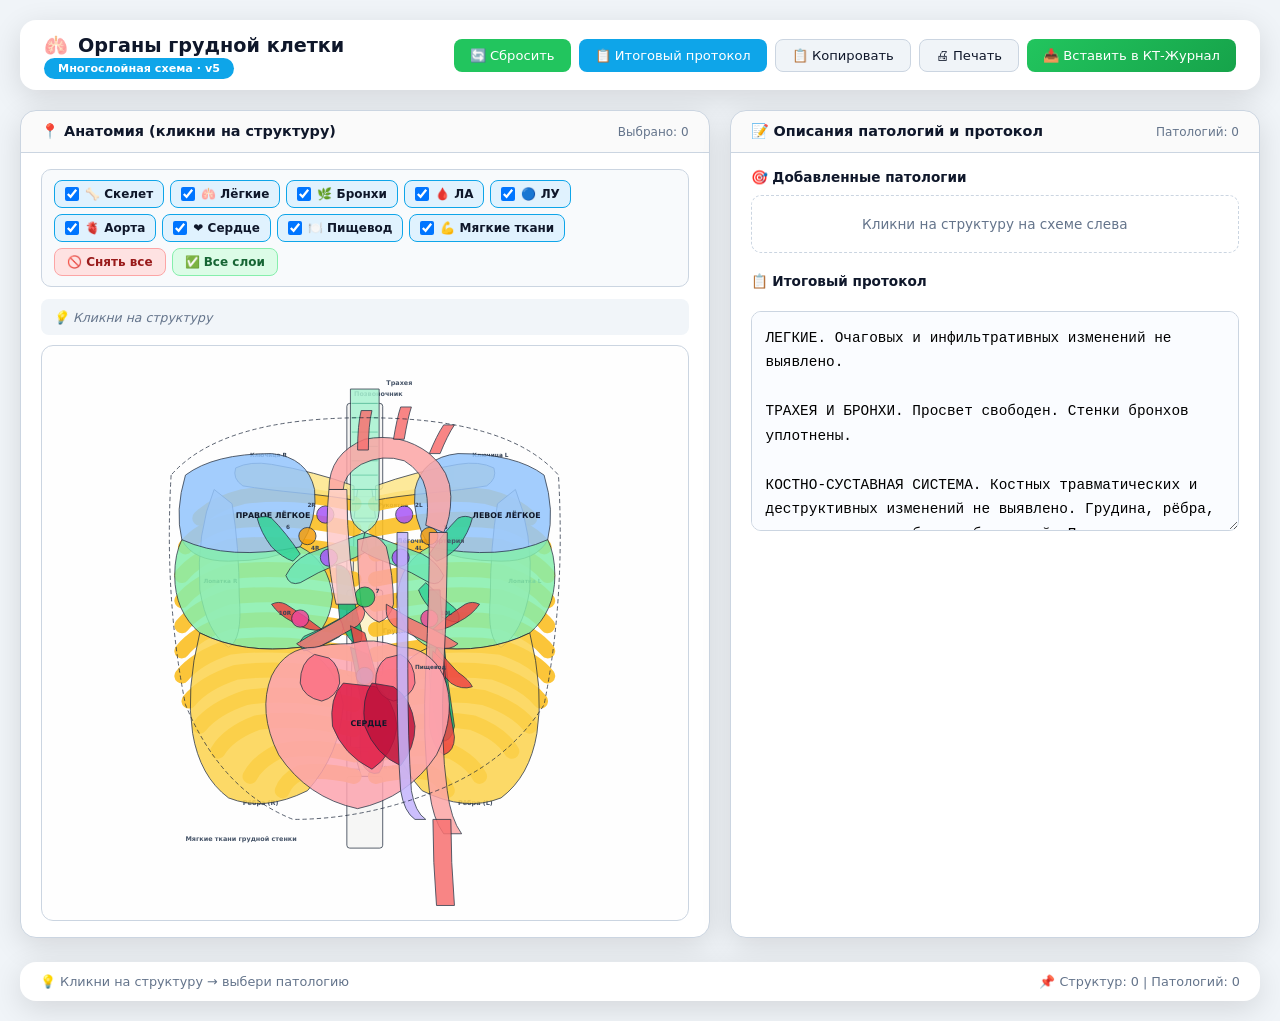
<file: widgets/chest.html>
<!DOCTYPE html>
<html lang="ru">
<head>
<meta charset="UTF-8" />
<meta name="viewport" content="width=device-width, initial-scale=1.0" />
<title>Органы грудной клетки — v5</title>
<style>
:root {
  --bg: #f0f4f8; --card: #ffffff; --border: #cbd5e1; --text: #0f172a;
  --muted: #64748b; --primary: #0ea5e9; --success: #22c55e;
  --danger: #ef4444; --warning: #f59e0b;
  --shadow: 0 8px 30px rgba(0,0,0,0.12); --radius: 16px;
  --transition: 0.3s cubic-bezier(0.4,0,0.2,1);
}
* { margin: 0; padding: 0; box-sizing: border-box; }
body { background: var(--bg); color: var(--text); font-family: 'Segoe UI', system-ui, sans-serif; padding: 20px; min-height: 100vh; display: flex; flex-direction: column; }
.header { display: flex; justify-content: space-between; align-items: center; flex-wrap: wrap; gap: 12px; background: var(--card); padding: 14px 24px; border-radius: var(--radius); box-shadow: var(--shadow); margin-bottom: 20px; }
.header h1 { font-size: 1.2rem; font-weight: 700; display: flex; align-items: center; gap: 10px; }
.header .badge { background: var(--primary); color: #fff; padding: 4px 14px; border-radius: 40px; font-size: 0.7rem; font-weight: 600; }
.toolbar { display: flex; gap: 8px; flex-wrap: wrap; }
.toolbar button { padding: 8px 16px; border: 1px solid var(--border); border-radius: 8px; background: var(--bg); color: var(--text); font-weight: 500; font-size: 0.82rem; cursor: pointer; transition: all var(--transition); display: flex; align-items: center; gap: 6px; font-family: inherit; }
.toolbar button:hover { background: var(--border); transform: translateY(-2px); }
.toolbar .primary { background: var(--primary); color: #fff; border: none; }
.toolbar .primary:hover { background: #0284c7; }
.toolbar .success { background: var(--success); color: #fff; border: none; }
.toolbar .success:hover { background: #16a34a; }

.main-grid { display: grid; grid-template-columns: 1.3fr 1fr; gap: 20px; flex: 1; }
@media (max-width: 1100px) { .main-grid { grid-template-columns: 1fr; } }
.card { background: var(--card); border-radius: var(--radius); box-shadow: var(--shadow); border: 1px solid var(--border); overflow: hidden; display: flex; flex-direction: column; }
.card-header { padding: 12px 20px; background: rgba(0,0,0,0.02); border-bottom: 1px solid var(--border); font-weight: 600; font-size: 0.9rem; display: flex; justify-content: space-between; align-items: center; }
.card-header .count { font-weight: 400; font-size: 0.75rem; color: var(--muted); }
.card-body { padding: 16px 20px; flex: 1; overflow: auto; max-height: 900px; }

.layers-panel { display: flex; flex-wrap: wrap; gap: 6px; padding: 10px 12px; background: #f8fafc; border-radius: 10px; margin-bottom: 12px; border: 1px solid var(--border); }
.layer-toggle { display: inline-flex; align-items: center; gap: 6px; padding: 6px 10px; border-radius: 8px; background: #fff; border: 1px solid var(--border); font-size: 0.75rem; font-weight: 600; cursor: pointer; transition: all 0.2s; user-select: none; }
.layer-toggle:hover { background: #f0f9ff; border-color: var(--primary); }
.layer-toggle input { cursor: pointer; width: 14px; height: 14px; }
.layer-toggle.active { background: #e0f2fe; border-color: var(--primary); }

.schema-wrap { position: relative; background: #fefefe; border-radius: 12px; border: 1px solid var(--border); overflow: hidden; }
.schema-wrap svg { width: 100%; height: auto; display: block; }

.layer { transition: opacity 0.3s ease; }
.layer.hidden { display: none; }
.layer.dimmed { opacity: 0.18 !important; pointer-events: none; }

.struct { cursor: pointer; transition: all 0.25s ease; stroke: #1e293b; stroke-width: 1.2; opacity: 0.85; }
.struct:hover { opacity: 1; stroke-width: 2; filter: brightness(1.1) drop-shadow(0 0 6px rgba(14,165,233,0.5)); }
.struct.selected { stroke: #0284c7; stroke-width: 3; opacity: 1; filter: drop-shadow(0 0 10px rgba(14,165,233,0.8)); }
.struct.has-pathology { stroke: #dc2626; stroke-width: 2.5; filter: drop-shadow(0 0 8px rgba(239,68,68,0.7)); }

#layer-skeleton path[data-struct^="rib_"] {
  stroke: #fbbf24 !important;
  stroke-width: 21 !important;
  stroke-linecap: round;
  stroke-linejoin: round;
  fill: none;
  opacity: 0.9;
}
#layer-skeleton path[data-struct^="rib_"]:hover {
  stroke: #f59e0b !important;
  filter: brightness(1.15) drop-shadow(0 0 8px rgba(245,158,11,0.7));
}
#layer-skeleton path[data-struct^="rib_"].selected {
  stroke: #0284c7 !important;
  filter: drop-shadow(0 0 10px rgba(14,165,233,0.9));
}
#layer-skeleton path[data-struct^="rib_"].has-pathology {
  stroke: #dc2626 !important;
  filter: drop-shadow(0 0 10px rgba(239,68,68,0.8));
}

.label { font-size: 11px; font-weight: 700; fill: #0f172a; pointer-events: none; user-select: none; }
.label-sm { font-size: 9px; font-weight: 600; fill: #475569; pointer-events: none; user-select: none; }
.label-tiny { font-size: 8px; font-weight: 700; fill: #334155; pointer-events: none; user-select: none; }

.add-pathology-panel { margin-top: 12px; padding: 12px; background: linear-gradient(135deg, #ede9fe 0%, #e0e7ff 100%); border: 2px dashed #7c3aed; border-radius: 10px; display: none; }
.add-pathology-panel.show { display: block; }
.add-pathology-panel .panel-title { font-size: 0.85rem; font-weight: 700; color: #5b21b6; margin-bottom: 8px; }
.add-pathology-panel .selected-list { font-size: 0.78rem; color: #4b5563; margin-bottom: 10px; line-height: 1.5; }
.add-pathology-panel .selected-list span { display: inline-block; background: #7c3aed; color: #fff; padding: 2px 8px; border-radius: 10px; font-size: 0.7rem; margin: 2px; }
.add-pathology-panel .panel-buttons { display: flex; gap: 8px; }
.add-pathology-panel button { flex: 1; padding: 8px; border-radius: 8px; font-size: 0.82rem; font-weight: 600; cursor: pointer; border: none; transition: all var(--transition); font-family: inherit; }
.add-pathology-panel .btn-add { background: #7c3aed; color: #fff; }
.add-pathology-panel .btn-add:hover { background: #6d28d9; }
.add-pathology-panel .btn-clear { background: #fff; color: var(--text); border: 1px solid var(--border); }

.counter-box { display: none; padding: 8px 14px; background: #e0f2fe; border: 1px solid #0ea5e9; border-radius: 8px; margin-bottom: 10px; font-size: 0.82rem; font-weight: 600; color: #0c4a6e; }
.counter-box.show { display: block; }
.counter-box button { margin-left: 12px; padding: 3px 10px; background: #fff; border: 1px solid #0ea5e9; border-radius: 6px; font-size: 0.72rem; font-weight: 700; cursor: pointer; font-family: inherit; color: #0c4a6e; }

.breadcrumbs { display: flex; align-items: center; gap: 6px; padding: 8px 12px; background: #f1f5f9; border-radius: 8px; font-size: 0.78rem; margin-bottom: 10px; min-height: 36px; flex-wrap: wrap; }
.breadcrumbs .crumb { padding: 4px 10px; border-radius: 6px; font-weight: 600; color: var(--primary); cursor: pointer; }
.breadcrumbs .crumb.current { background: #0ea5e9; color: #fff; cursor: default; }
.breadcrumbs .hint { color: var(--muted); font-style: italic; }

.modal-overlay { display: none; position: fixed; inset: 0; background: rgba(0,0,0,0.5); z-index: 1000; justify-content: center; align-items: center; padding: 20px; }
.modal-overlay.show { display: flex; }
.modal { background: #fff; border-radius: 16px; padding: 24px; max-width: 560px; width: 100%; max-height: 90vh; overflow-y: auto; box-shadow: 0 20px 60px rgba(0,0,0,0.3); }
.modal-header { display: flex; justify-content: space-between; align-items: center; margin-bottom: 20px; padding-bottom: 12px; border-bottom: 2px solid var(--border); }
.modal-header h2 { font-size: 1.1rem; font-weight: 700; }
.modal-close { cursor: pointer; font-size: 1.5rem; color: var(--muted); background: none; border: none; padding: 4px 8px; border-radius: 6px; }
.modal-close:hover { background: var(--bg); color: var(--danger); }
.pathology-type-list { display: flex; flex-direction: column; gap: 8px; }
.pathology-type-item { padding: 10px 14px; border-radius: 8px; cursor: pointer; font-size: 0.88rem; display: flex; align-items: center; gap: 10px; border: 1px solid var(--border); transition: all 0.2s; }
.pathology-type-item:hover { background: #f1f5f9; border-color: var(--primary); }
.pathology-type-item .color-dot { width: 12px; height: 12px; border-radius: 50%; flex-shrink: 0; }
.param-form .form-group { margin-bottom: 12px; }
.param-form label { display: block; font-size: 0.8rem; font-weight: 600; color: #4b5563; margin-bottom: 4px; }
.param-form input, .param-form select, .param-form textarea { width: 100%; padding: 8px 12px; border: 1px solid var(--border); border-radius: 8px; font-size: 0.88rem; background: #fff; font-family: inherit; }
.param-form input:focus, .param-form select:focus, .param-form textarea:focus { outline: none; border-color: #7c3aed; box-shadow: 0 0 0 3px rgba(124,58,237,0.15); }
.param-form textarea { min-height: 70px; resize: vertical; }
.param-form .form-row { display: grid; grid-template-columns: 1fr 1fr; gap: 10px; }
.param-form .form-buttons { display: flex; gap: 8px; margin-top: 16px; }
.param-form .form-buttons button { flex: 1; padding: 10px; border-radius: 8px; font-size: 0.88rem; font-weight: 600; cursor: pointer; border: none; font-family: inherit; }
.param-form .btn-save { background: #22c55e; color: #fff; }
.param-form .btn-cancel { background: #fff; color: var(--text); border: 1px solid var(--border); }

.protocol-section { margin-bottom: 20px; }
.protocol-section-title { font-size: 0.85rem; font-weight: 700; margin-bottom: 10px; display: flex; align-items: center; gap: 8px; }
.pathology-card { background: #f8fafc; border: 1px solid var(--border); border-radius: 10px; padding: 12px; margin-bottom: 10px; border-left: 4px solid var(--primary); }
.pathology-card.inflammation-card { border-left-color: #ef4444; }
.pathology-card.tumor-card { border-left-color: #7c3aed; }
.pathology-card.trauma-card { border-left-color: #dc2626; }
.pathology-card.vascular-card { border-left-color: #0ea5e9; }
.pathology-card.bone-card { border-left-color: #92400e; }
.pathology-card.norma-card { border-left-color: #22c55e; }
.pathology-card .pc-header { display: flex; justify-content: space-between; align-items: center; margin-bottom: 8px; flex-wrap: wrap; gap: 6px; }
.pathology-card .pc-title { font-weight: 700; font-size: 0.88rem; display: flex; align-items: center; gap: 6px; }
.pathology-card .pc-remove { cursor: pointer; color: var(--muted); font-size: 1.1rem; background: none; border: none; padding: 2px 6px; border-radius: 4px; }
.pathology-card .pc-remove:hover { background: var(--danger); color: #fff; }
.pathology-card .pc-organs { font-size: 0.75rem; color: var(--muted); margin-bottom: 6px; }
.pathology-card .pc-organs span { display: inline-block; background: var(--primary); color: #fff; padding: 2px 8px; border-radius: 10px; font-size: 0.7rem; margin: 2px; }
.pathology-card .pc-params { font-size: 0.75rem; margin-bottom: 6px; }
.pathology-card .pc-params .param-tag { display: inline-block; padding: 3px 8px; border-radius: 6px; margin: 2px; font-weight: 600; background: #e0f2fe; color: #0369a1; }
.pathology-card .pc-desc { font-size: 0.82rem; line-height: 1.5; background: #fff; padding: 8px; border-radius: 6px; border: 1px solid var(--border); }
.final-protocol { width: 100%; min-height: 220px; padding: 14px; border: 1px solid var(--border); border-radius: 10px; font-size: 0.9rem; line-height: 1.7; font-family: 'Segoe UI', monospace; background: #fafcff; resize: vertical; margin-top: 12px; }
.final-protocol:focus { outline: none; border-color: var(--primary); box-shadow: 0 0 0 3px rgba(14,165,233,0.15); }
.status-bar { margin-top: 24px; padding: 12px 20px; background: var(--card); border-radius: var(--radius); box-shadow: var(--shadow); font-size: 0.8rem; color: var(--muted); display: flex; flex-wrap: wrap; justify-content: space-between; align-items: center; gap: 10px; }
.toast { position: fixed; bottom: 20px; right: 20px; background: var(--text); color: #fff; padding: 12px 24px; border-radius: 10px; box-shadow: var(--shadow); opacity: 0; transform: translateY(20px); transition: all 0.3s ease; z-index: 10001; font-size: 0.9rem; }
.toast.show { opacity: 1; transform: translateY(0); }

@media (max-width: 700px) { body { padding: 12px; } .header { flex-direction: column; align-items: stretch; } .toolbar { justify-content: stretch; } .toolbar button { flex: 1; justify-content: center; font-size: 0.7rem; padding: 6px 10px; } .card-body { max-height: 500px; padding: 12px; } }
@media print { .toolbar, .status-bar, .modal-overlay, .add-pathology-panel, .layers-panel, .counter-box { display: none !important; } }
</style>
</head>
<body>

<header class="header">
  <div>
    <h1>🫁 <span>Органы грудной клетки</span></h1>
    <span class="badge">Многослойная схема · v5</span>
  </div>
  <div class="toolbar">
    <button class="success" onclick="resetAll()">🔄 Сбросить</button>
    <button class="primary" onclick="generateFinalProtocol()">📋 Итоговый протокол</button>
    <button onclick="copyToClipboard()">📋 Копировать</button>
    <button onclick="window.print()">🖨 Печать</button>
    <button class="success" onclick="sendToParent()" style="background:linear-gradient(135deg,#22c55e,#16a34a);">📥 Вставить в КТ-Журнал</button>
  </div>
</header>

<div class="main-grid">

  <div class="card">
    <div class="card-header">
      <span>📍 Анатомия (кликни на структуру)</span>
      <span class="count" id="organsCount">Выбрано: 0</span>
    </div>
    <div class="card-body">

      <div class="layers-panel" id="layersPanel">
        <label class="layer-toggle active"><input type="checkbox" checked data-layer="skeleton" onchange="toggleLayer('skeleton', this.checked)"/> 🦴 Скелет</label>
        <label class="layer-toggle active"><input type="checkbox" checked data-layer="lungs" onchange="toggleLayer('lungs', this.checked)"/> 🫁 Лёгкие</label>
        <label class="layer-toggle active"><input type="checkbox" checked data-layer="bronchi" onchange="toggleLayer('bronchi', this.checked)"/> 🌿 Бронхи</label>
        <label class="layer-toggle active"><input type="checkbox" checked data-layer="pa" onchange="toggleLayer('pa', this.checked)"/> 🩸 ЛА</label>
        <label class="layer-toggle active"><input type="checkbox" checked data-layer="ln" onchange="toggleLayer('ln', this.checked)"/> 🔵 ЛУ</label>
        <label class="layer-toggle active"><input type="checkbox" checked data-layer="aorta" onchange="toggleLayer('aorta', this.checked)"/> 🫀 Аорта</label>
        <label class="layer-toggle active"><input type="checkbox" checked data-layer="heart" onchange="toggleLayer('heart', this.checked)"/> ❤️ Сердце</label>
        <label class="layer-toggle active"><input type="checkbox" checked data-layer="esophagus" onchange="toggleLayer('esophagus', this.checked)"/> 🍽️ Пищевод</label>
        <label class="layer-toggle active"><input type="checkbox" checked data-layer="soft" onchange="toggleLayer('soft', this.checked)"/> 💪 Мягкие ткани</label>
        <button type="button" onclick="hideAllLayers()" style="padding:6px 12px;border-radius:8px;background:#fee2e2;color:#991b1b;border:1px solid #fca5a5;font-size:0.75rem;font-weight:700;cursor:pointer;font-family:inherit">🚫 Снять все</button>
        <button type="button" onclick="showAllLayers()" style="padding:6px 12px;border-radius:8px;background:#dcfce7;color:#166534;border:1px solid #86efac;font-size:0.75rem;font-weight:700;cursor:pointer;font-family:inherit">✅ Все слои</button>
      </div>

      <div class="counter-box" id="counterBox">
        🦴 Выбрано структур: <span id="counterNum">0</span>
        <button onclick="clearAllSelection()">Снять всё</button>
      </div>

      <div class="breadcrumbs" id="breadcrumbs">
        <span class="hint">💡 Кликни на структуру</span>
      </div>

      <div class="schema-wrap">
        <svg viewBox="0 0 900 800" xmlns="http://www.w3.org/2000/svg" id="chestSvg">

          <!-- СЛОЙ: СКЕЛЕТ -->
          <g id="layer-skeleton" class="layer">
            <!-- Позвоночник -->
            <rect class="struct" data-struct="spine_thoracic" x="425" y="80" width="50" height="120" fill="#f5f5f4" stroke="#78716c" stroke-width="1.5" rx="4"/>
            <rect class="struct" data-struct="spine_thoracic" x="425" y="210" width="50" height="120" fill="#f5f5f4" stroke="#78716c" stroke-width="1.5" rx="4"/>
            <rect class="struct" data-struct="spine_thoracic" x="425" y="340" width="50" height="120" fill="#f5f5f4" stroke="#78716c" stroke-width="1.5" rx="4"/>
            <rect class="struct" data-struct="spine_thoracic" x="425" y="470" width="50" height="120" fill="#f5f5f4" stroke="#78716c" stroke-width="1.5" rx="4"/>
            <rect class="struct" data-struct="spine_thoracic" x="425" y="600" width="50" height="100" fill="#f5f5f4" stroke="#78716c" stroke-width="1.5" rx="4"/>
            <text class="label-sm" x="435" y="70">Позвоночник</text>

            <!-- Грудина -->
            <path class="struct" data-struct="sternum_manubrium" d="M440 200 L460 200 L465 240 L435 240 Z" fill="#fef3c7" stroke="#92400e" stroke-width="1.5"/>
            <text class="label-tiny" x="468" y="225">Рукоятка</text>
            <path class="struct" data-struct="sternum_body" d="M435 245 L465 245 L470 560 L430 560 Z" fill="#fef3c7" stroke="#92400e" stroke-width="1.5"/>
            <text class="label-sm" x="475" y="400">Грудина</text>
            <path class="struct" data-struct="sternum_xiphoid" d="M435 565 L465 565 L455 600 L445 600 Z" fill="#fde68a" stroke="#92400e" stroke-width="1.5"/>
            <text class="label-tiny" x="468" y="590">Мечевидный</text>

            <!-- Рёбра правая сторона -->
            <g fill="none" stroke="#fbbf24" stroke-width="21" stroke-linecap="round" stroke-linejoin="round">
              <path class="struct" data-struct="rib_r1" d="M435 220 Q350 200 280 210 Q240 220 220 240"/>
              <path class="struct" data-struct="rib_r2" d="M435 255 Q340 235 260 245 Q220 255 200 280"/>
              <path class="struct" data-struct="rib_r3" d="M435 290 Q340 270 260 280 Q215 295 195 320"/>
              <path class="struct" data-struct="rib_r4" d="M435 325 Q340 305 260 315 Q215 330 195 355"/>
              <path class="struct" data-struct="rib_r5" d="M435 360 Q340 340 260 350 Q215 365 195 390"/>
              <path class="struct" data-struct="rib_r6" d="M435 395 Q340 375 260 385 Q215 400 195 425"/>
              <path class="struct" data-struct="rib_r7" d="M435 430 Q340 410 260 420 Q215 435 195 460"/>
              <path class="struct" data-struct="rib_r8" d="M435 465 Q345 445 270 455 Q225 470 205 495"/>
              <path class="struct" data-struct="rib_r9" d="M435 500 Q350 480 285 490 Q240 505 220 530"/>
              <path class="struct" data-struct="rib_r10" d="M435 535 Q360 515 300 525 Q260 540 245 565"/>
              <path class="struct" data-struct="rib_r11" d="M435 570 Q380 555 330 565 Q300 580 290 600"/>
              <path class="struct" data-struct="rib_r12" d="M435 600 Q395 590 360 595 Q340 605 335 620"/>
            </g>
            <text class="label-sm" x="280" y="640">Рёбра (R)</text>

            <!-- Рёбра левая сторона -->
            <g fill="none" stroke="#fbbf24" stroke-width="21" stroke-linecap="round" stroke-linejoin="round">
              <path class="struct" data-struct="rib_l1" d="M465 220 Q550 200 620 210 Q660 220 680 240"/>
              <path class="struct" data-struct="rib_l2" d="M465 255 Q560 235 640 245 Q680 255 700 280"/>
              <path class="struct" data-struct="rib_l3" d="M465 290 Q560 270 640 280 Q685 295 705 320"/>
              <path class="struct" data-struct="rib_l4" d="M465 325 Q560 305 640 315 Q685 330 705 355"/>
              <path class="struct" data-struct="rib_l5" d="M465 360 Q560 340 640 350 Q685 365 705 390"/>
              <path class="struct" data-struct="rib_l6" d="M465 395 Q560 375 640 385 Q685 400 705 425"/>
              <path class="struct" data-struct="rib_l7" d="M465 430 Q560 410 640 420 Q685 435 705 460"/>
              <path class="struct" data-struct="rib_l8" d="M465 465 Q555 445 630 455 Q675 470 695 495"/>
              <path class="struct" data-struct="rib_l9" d="M465 500 Q550 480 615 490 Q660 505 680 530"/>
              <path class="struct" data-struct="rib_l10" d="M465 535 Q540 515 600 525 Q640 540 655 565"/>
              <path class="struct" data-struct="rib_l11" d="M465 570 Q520 555 570 565 Q600 580 610 600"/>
              <path class="struct" data-struct="rib_l12" d="M465 600 Q505 590 540 595 Q560 605 565 620"/>
            </g>
            <text class="label-sm" x="580" y="640">Рёбра (L)</text>

            <!-- Ключицы -->
            <path class="struct" data-struct="clavicle_r" d="M435 195 Q380 175 320 165 Q290 160 270 170 Q265 185 280 195 Q310 200 360 205 Q410 210 435 215 Z" fill="#fde68a" stroke="#92400e" stroke-width="1.5"/>
            <text class="label-tiny" x="290" y="155">Ключица R</text>
            <path class="struct" data-struct="clavicle_l" d="M465 195 Q520 175 580 165 Q610 160 630 170 Q635 185 620 195 Q590 200 540 205 Q490 210 465 215 Z" fill="#fde68a" stroke="#92400e" stroke-width="1.5"/>
            <text class="label-tiny" x="600" y="155">Ключица L</text>

            <!-- Лопатки -->
            <path class="struct" data-struct="scapula_r" d="M240 200 Q215 260 220 340 Q230 400 260 420 Q280 410 275 350 Q275 280 265 220 Z" fill="#e7e5e4" stroke="#78716c" stroke-width="1.5" opacity="0.8"/>
            <text class="label-tiny" x="225" y="330">Лопатка R</text>
            <path class="struct" data-struct="scapula_l" d="M660 200 Q685 260 680 340 Q670 400 640 420 Q620 410 625 350 Q625 280 635 220 Z" fill="#e7e5e4" stroke="#78716c" stroke-width="1.5" opacity="0.8"/>
            <text class="label-tiny" x="650" y="330">Лопатка L</text>
          </g>

          <!-- СЛОЙ: ЛЁГКИЕ -->
          <g id="layer-lungs" class="layer">
            <path class="struct" data-struct="right_lung" data-part="upper" d="M200 180 Q240 150 320 150 Q370 155 380 200 Q385 240 360 280 Q320 300 260 300 Q210 300 195 270 Q185 230 200 180 Z" fill="#93c5fd"/>
            <text class="label" x="270" y="240">ПРАВОЕ ЛЁГКОЕ</text>
            <path class="struct" data-struct="right_lung" data-part="middle" d="M195 270 Q260 300 360 280 Q400 300 405 350 Q400 400 360 420 Q280 430 220 400 Q185 370 185 320 Q185 290 195 270 Z" fill="#86efac"/>
            <path class="struct" data-struct="right_lung" data-part="lower" d="M220 400 Q280 430 360 420 Q410 440 420 500 Q415 570 370 620 Q310 650 260 630 Q220 600 210 540 Q200 480 220 400 Z" fill="#fcd34d"/>

            <path class="struct" data-struct="left_lung" data-part="upper" d="M700 180 Q660 150 580 150 Q530 155 520 200 Q515 240 540 280 Q580 300 640 300 Q690 300 705 270 Q715 230 700 180 Z" fill="#93c5fd"/>
            <text class="label" x="600" y="240">ЛЕВОЕ ЛЁГКОЕ</text>
            <path class="struct" data-struct="left_lung" data-part="lingula" d="M705 270 Q640 300 540 280 Q500 300 495 350 Q500 400 540 420 Q620 430 680 400 Q715 370 715 320 Q715 290 705 270 Z" fill="#86efac"/>
            <path class="struct" data-struct="left_lung" data-part="lower" d="M680 400 Q620 430 540 420 Q490 440 480 500 Q485 570 530 620 Q590 650 640 630 Q680 600 690 540 Q700 480 680 400 Z" fill="#fcd34d"/>

            <!-- Сегменты (скрыты) -->
            <g id="segmentsOverlay" style="display:none">
              <path class="segment" data-segment="S1" data-side="right" d="M280 165 Q320 160 355 175 Q365 195 350 215 Q315 220 285 210 Q275 190 280 165 Z" fill="#c084fc"/>
              <text class="label-tiny" x="310" y="195">S1</text>
              <path class="segment" data-segment="S2" data-side="right" d="M215 200 Q250 190 280 200 Q285 220 275 240 Q245 250 220 240 Q210 220 215 200 Z" fill="#f472b6"/>
              <text class="label-tiny" x="240" y="225">S2</text>
              <path class="segment" data-segment="S3" data-side="right" d="M300 230 Q340 225 365 240 Q370 260 355 275 Q320 280 300 270 Q295 250 300 230 Z" fill="#60a5fa"/>
              <text class="label-tiny" x="325" y="260">S3</text>
              <path class="segment" data-segment="S4" data-side="right" d="M280 300 Q330 295 375 305 Q380 325 365 340 Q320 345 285 340 Q275 320 280 300 Z" fill="#34d399"/>
              <text class="label-tiny" x="325" y="330">S4</text>
              <path class="segment" data-segment="S5" data-side="right" d="M215 310 Q255 305 280 315 Q285 335 275 355 Q245 360 220 350 Q210 330 215 310 Z" fill="#fbbf24"/>
              <text class="label-tiny" x="240" y="340">S5</text>
              <path class="segment" data-segment="S6" data-side="right" d="M215 420 Q265 410 320 415 Q325 445 310 470 Q265 480 220 465 Q210 445 215 420 Z" fill="#22c55e"/>
              <text class="label-tiny" x="260" y="455">S6</text>
              <path class="segment" data-segment="S7" data-side="right" d="M230 500 Q280 490 330 495 Q335 525 320 550 Q275 560 235 545 Q225 525 230 500 Z" fill="#eab308"/>
              <text class="label-tiny" x="275" y="535">S7</text>
              <path class="segment" data-segment="S8" data-side="right" d="M215 570 Q260 555 305 560 Q310 585 295 605 Q255 615 220 600 Q210 585 215 570 Z" fill="#f97316"/>
              <text class="label-tiny" x="255" y="595">S8</text>
              <path class="segment" data-segment="S9" data-side="right" d="M290 580 Q330 575 365 585 Q370 605 355 620 Q315 625 290 615 Q280 600 290 580 Z" fill="#06b6d4"/>
              <text class="label-tiny" x="325" y="610">S9</text>
              <path class="segment" data-segment="S10" data-side="right" d="M340 500 Q375 495 400 510 Q405 530 390 545 Q360 550 340 540 Q335 520 340 500 Z" fill="#8b5cf6"/>
              <text class="label-tiny" x="365" y="535">S10</text>

              <path class="segment" data-segment="S1" data-side="left" d="M620 165 Q580 160 545 175 Q535 195 550 215 Q585 220 615 210 Q625 190 620 165 Z" fill="#c084fc"/>
              <text class="label-tiny" x="575" y="195">S1</text>
              <path class="segment" data-segment="S2" data-side="left" d="M685 200 Q650 190 620 200 Q615 220 625 240 Q655 250 680 240 Q690 220 685 200 Z" fill="#f472b6"/>
              <text class="label-tiny" x="645" y="225">S2</text>
              <path class="segment" data-segment="S3" data-side="left" d="M600 230 Q560 225 535 240 Q530 260 545 275 Q580 280 600 270 Q605 250 600 230 Z" fill="#60a5fa"/>
              <text class="label-tiny" x="565" y="260">S3</text>
              <path class="segment" data-segment="S4" data-side="left" d="M620 300 Q570 295 525 305 Q520 325 535 340 Q580 345 615 340 Q625 320 620 300 Z" fill="#34d399"/>
              <text class="label-tiny" x="570" y="330">S4</text>
              <path class="segment" data-segment="S5" data-side="left" d="M685 310 Q645 305 620 315 Q615 335 625 355 Q655 360 680 350 Q690 330 685 310 Z" fill="#fbbf24"/>
              <text class="label-tiny" x="650" y="340">S5</text>
              <path class="segment" data-segment="S6" data-side="left" d="M685 420 Q635 410 580 415 Q575 445 590 470 Q635 480 680 465 Q690 445 685 420 Z" fill="#22c55e"/>
              <text class="label-tiny" x="630" y="455">S6</text>
              <path class="segment" data-segment="S8" data-side="left" d="M670 500 Q620 490 570 495 Q565 525 580 550 Q625 560 665 545 Q675 525 670 500 Z" fill="#eab308"/>
              <text class="label-tiny" x="615" y="535">S8</text>
              <path class="segment" data-segment="S9" data-side="left" d="M685 570 Q640 555 595 560 Q590 585 605 605 Q645 615 680 600 Q690 585 685 570 Z" fill="#f97316"/>
              <text class="label-tiny" x="635" y="595">S9</text>
              <path class="segment" data-segment="S10" data-side="left" d="M610 580 Q570 575 535 585 Q530 605 545 620 Q585 625 610 615 Q620 600 610 580 Z" fill="#06b6d4"/>
              <text class="label-tiny" x="565" y="610">S10</text>
            </g>
          </g>

          <!-- СЛОЙ: БРОНХИ -->
          <g id="layer-bronchi" class="layer">
            <path class="struct" data-struct="trachea" d="M430 60 L430 230 Q430 250 450 260 Q470 250 470 230 L470 60 Z" fill="#a7f3d0"/>
            <g stroke="#059669" stroke-width="1" opacity="0.5">
              <line x1="432" y1="80" x2="468" y2="80"/><line x1="432" y1="100" x2="468" y2="100"/>
              <line x1="432" y1="120" x2="468" y2="120"/><line x1="432" y1="140" x2="468" y2="140"/>
              <line x1="432" y1="160" x2="468" y2="160"/><line x1="432" y1="180" x2="468" y2="180"/>
              <line x1="432" y1="200" x2="468" y2="200"/><line x1="432" y1="220" x2="468" y2="220"/>
            </g>
            <path class="struct" data-struct="r_main_bronchus" d="M450 260 Q410 275 370 290 Q350 300 340 320 Q345 335 360 330 Q385 315 410 305 Q440 295 455 285 Z" fill="#6ee7b7"/>
            <path class="struct" data-struct="r_upper_bronchus" d="M360 290 Q340 260 320 240 Q310 235 300 240 Q305 260 320 280 Q335 295 350 300 Z" fill="#34d399"/>
            <path class="struct" data-struct="r_intermediate_bronchus" d="M410 305 Q410 340 415 380 Q420 400 435 415 Q450 415 445 395 Q435 360 430 320 Q425 305 410 305 Z" fill="#10b981"/>
            <path class="struct" data-struct="r_middle_bronchus" d="M415 380 Q390 395 365 405 Q355 415 365 425 Q390 420 415 405 Q425 395 415 380 Z" fill="#34d399"/>
            <path class="struct" data-struct="r_lower_bronchus" d="M430 420 Q440 470 450 520 Q455 545 470 550 Q485 545 480 520 Q465 470 455 430 Z" fill="#10b981"/>
            <path class="struct" data-struct="l_main_bronchus" d="M450 260 Q490 275 530 290 Q550 300 560 320 Q555 335 540 330 Q515 315 490 305 Q460 295 445 285 Z" fill="#6ee7b7"/>
            <path class="struct" data-struct="l_upper_bronchus" d="M540 290 Q560 260 580 240 Q590 235 600 240 Q595 260 580 280 Q565 295 550 300 Z" fill="#34d399"/>
            <path class="struct" data-struct="lingular_bronchus" d="M535 330 Q555 350 575 365 Q585 375 580 385 Q565 385 545 370 Q530 355 525 340 Z" fill="#34d399"/>
            <path class="struct" data-struct="l_lower_bronchus" d="M540 340 Q540 400 540 460 Q545 520 555 550 Q570 555 575 530 Q565 470 560 410 Q555 350 555 340 Z" fill="#10b981"/>
            <text class="label-sm" x="480" y="55">Трахея</text>
          </g>

          <!-- СЛОЙ: ЛЁГОЧНАЯ АРТЕРИЯ -->
          <g id="layer-pa" class="layer">
            <path class="struct" data-struct="pa_trunk" d="M440 270 Q440 320 445 360 Q455 380 470 385 Q485 380 490 360 Q490 320 480 280 Q470 265 460 265 Z" fill="#fca5a5"/>
            <path class="struct" data-struct="r_pa" d="M445 360 Q420 380 390 395 Q370 405 355 415 Q365 425 385 420 Q415 405 440 390 Q450 380 450 370 Z" fill="#f87171"/>
            <path class="struct" data-struct="r_pa_upper" d="M390 395 Q365 375 340 360 Q330 355 320 360 Q330 375 350 385 Q375 400 390 395 Z" fill="#ef4444"/>
            <path class="struct" data-struct="r_pa_intermediate" d="M430 390 Q440 440 450 490 Q455 510 470 515 Q480 505 475 490 Q460 440 450 400 Z" fill="#ef4444"/>
            <path class="struct" data-struct="r_pa_lower" d="M450 490 Q440 540 445 580 Q455 600 470 595 Q480 580 475 560 Q465 520 465 490 Z" fill="#ef4444"/>
            <path class="struct" data-struct="l_pa" d="M480 360 Q510 380 545 395 Q565 405 580 415 Q570 425 550 420 Q520 405 490 390 Q480 380 480 370 Z" fill="#f87171"/>
            <path class="struct" data-struct="l_pa_upper" d="M545 395 Q565 375 590 360 Q600 355 610 360 Q600 375 580 385 Q555 400 545 395 Z" fill="#ef4444"/>
            <path class="struct" data-struct="l_pa_lingular" d="M550 420 Q565 440 580 455 Q595 465 600 475 Q585 480 570 470 Q555 455 545 440 Z" fill="#ef4444"/>
            <path class="struct" data-struct="l_pa_lower" d="M545 425 Q540 480 540 530 Q545 560 560 570 Q575 565 575 545 Q565 495 560 440 Z" fill="#ef4444"/>
            <text class="label-sm" x="495" y="275">Лёгочная артерия</text>
          </g>

          <!-- СЛОЙ: ЛИМФОУЗЛЫ -->
          <g id="layer-ln" class="layer">
            <circle class="struct" data-struct="ln_2R" cx="395" cy="235" r="12" fill="#a855f7"/>
            <text class="label-tiny" x="370" y="225">2R</text>
            <circle class="struct" data-struct="ln_2L" cx="505" cy="235" r="12" fill="#a855f7"/>
            <text class="label-tiny" x="520" y="225">2L</text>
            <circle class="struct" data-struct="ln_4R" cx="400" cy="295" r="12" fill="#a855f7"/>
            <text class="label-tiny" x="375" y="285">4R</text>
            <circle class="struct" data-struct="ln_4L" cx="500" cy="295" r="12" fill="#a855f7"/>
            <text class="label-tiny" x="520" y="285">4L</text>
            <circle class="struct" data-struct="ln_5" cx="540" cy="265" r="12" fill="#f59e0b"/>
            <text class="label-tiny" x="560" y="255">5</text>
            <circle class="struct" data-struct="ln_6" cx="370" cy="265" r="12" fill="#f59e0b"/>
            <text class="label-tiny" x="340" y="255">6</text>
            <circle class="struct" data-struct="ln_7" cx="450" cy="350" r="14" fill="#22c55e"/>
            <text class="label-tiny" x="465" y="345">7</text>
            <circle class="struct" data-struct="ln_8" cx="450" cy="460" r="12" fill="#3b82f6"/>
            <text class="label-tiny" x="465" y="455">8</text>
            <circle class="struct" data-struct="ln_10R" cx="360" cy="380" r="12" fill="#ec4899"/>
            <text class="label-tiny" x="330" y="375">10R</text>
            <circle class="struct" data-struct="ln_10L" cx="540" cy="380" r="12" fill="#ec4899"/>
            <text class="label-tiny" x="555" y="375">10L</text>
          </g>

          <!-- СЛОЙ: АОРТА -->
          <g id="layer-aorta" class="layer">
            <path class="struct" data-struct="aorta_asc" d="M400 200 Q395 250 400 300 Q405 340 410 360 L440 360 Q435 340 430 300 Q425 250 425 200 Z" fill="#fecaca"/>
            <path class="struct" data-struct="aorta_arch" d="M400 200 Q400 150 450 130 Q500 120 540 150 Q570 175 570 210 Q570 240 560 260 L535 250 Q540 225 535 200 Q530 175 505 160 Q475 150 445 165 Q420 180 420 200 Z" fill="#fca5a5"/>
            <path class="struct" data-struct="aorta_branches" d="M440 145 Q440 110 445 90 L460 90 Q455 110 455 145 Z" fill="#f87171"/>
            <path class="struct" data-struct="aorta_branches" d="M490 130 Q495 100 500 85 L515 85 Q510 100 505 130 Z" fill="#f87171"/>
            <path class="struct" data-struct="aorta_branches" d="M540 150 Q550 125 560 110 L575 110 Q565 125 555 150 Z" fill="#f87171"/>
            <path class="struct" data-struct="aorta_desc" d="M540 260 Q540 350 535 450 Q530 550 540 620 Q545 660 560 680 L585 680 Q570 660 565 620 Q555 550 560 450 Q565 350 565 260 Z" fill="#fca5a5"/>
            <path class="struct" data-struct="aorta_abdominal" d="M545 660 Q545 720 550 780 L575 780 Q570 720 570 660 Z" fill="#f87171"/>
          </g>

          <!-- СЛОЙ: СЕРДЦЕ -->
          <g id="layer-heart" class="layer">
            <path class="struct" data-struct="heart" d="M380 420 Q340 420 320 460 Q300 510 330 570 Q370 630 440 645 Q510 630 550 570 Q580 510 560 460 Q540 420 500 420 Q460 405 430 415 Q400 415 380 420 Z" fill="#fda4af"/>
            <path class="struct" data-struct="heart_la" d="M380 430 Q360 440 360 470 Q365 490 390 495 Q410 490 415 470 Q415 445 400 435 Z" fill="#fb7185"/>
            <path class="struct" data-struct="heart_lv" d="M420 470 Q400 490 405 530 Q420 570 460 590 Q490 570 495 530 Q490 490 465 475 Z" fill="#e11d48"/>
            <path class="struct" data-struct="heart_ra" d="M500 430 Q520 440 520 470 Q515 490 490 495 Q470 490 465 470 Q465 445 480 435 Z" fill="#fb7185"/>
            <path class="struct" data-struct="heart_rv" d="M460 470 Q445 490 450 530 Q465 570 500 585 Q520 560 520 530 Q515 490 490 475 Z" fill="#be123c"/>
            <text class="label" x="430" y="530">СЕРДЦЕ</text>
          </g>

          <!-- СЛОЙ: ПИЩЕВОД -->
          <g id="layer-esophagus" class="layer">
            <path class="struct" data-struct="esophagus" d="M495 260 Q495 350 495 450 Q495 550 500 620 Q505 650 520 660 L535 660 Q520 650 515 620 Q510 550 510 450 Q510 350 510 260 Z" fill="#c4b5fd"/>
            <text class="label-tiny" x="520" y="450">Пищевод</text>
          </g>

          <!-- СЛОЙ: МЯГКИЕ ТКАНИ -->
          <g id="layer-soft" class="layer">
            <path class="struct" data-struct="soft_chest" d="M180 180 Q170 350 200 500 Q250 620 350 660 Q450 660 550 620 Q650 580 700 500 Q730 350 720 180 Q650 100 450 100 Q250 100 180 180 Z" fill="none" stroke="#94a3b8" stroke-width="2" stroke-dasharray="6 4"/>
            <text class="label-sm" x="200" y="690">Мягкие ткани грудной стенки</text>
          </g>

        </svg>
      </div>

      <div class="add-pathology-panel" id="addPanel">
        <div class="panel-title">🎯 Выбранные структуры:</div>
        <div class="selected-list" id="selectedList"></div>
        <div class="panel-buttons">
          <button class="btn-add" onclick="openPathologyTypeModal()">➕ Добавить патологию</button>
          <button class="btn-clear" onclick="clearSelection()">Очистить выбор</button>
        </div>
      </div>

    </div>
  </div>

  <div class="card">
    <div class="card-header">
      <span>📝 Описания патологий и протокол</span>
      <span class="count" id="pathologyCount">Патологий: 0</span>
    </div>
    <div class="card-body">
      <div class="protocol-section">
        <div class="protocol-section-title">🎯 Добавленные патологии</div>
        <div id="pathologiesContainer">
          <div style="color: var(--muted); font-size: 0.85rem; padding: 20px; text-align: center; border: 1px dashed var(--border); border-radius: 10px;">Кликни на структуру на схеме слева</div>
        </div>
      </div>
      <div class="protocol-section" style="margin-top: 20px;">
        <div class="protocol-section-title">📋 Итоговый протокол</div>
        <textarea class="final-protocol" id="finalProtocol">ЛЕГКИЕ. Очаговых и инфильтративных изменений не выявлено.

ТРАХЕЯ И БРОНХИ. Просвет свободен.

КОСТНО-СУСТАВНАЯ СИСТЕМА. Костных травматических и деструктивных изменений не выявлено. Грудина, рёбра, ключицы, лопатки без особенностей. Позвоночник: дегенеративные изменения.

СРЕДОСТЕНИЕ. Не смещено. Сердце не увеличено. Аорта без особенностей.

ЛИМФАТИЧЕСКИЕ УЗЛЫ (IASLC). Не увеличены.</textarea>
      </div>
    </div>
  </div>
</div>

<div class="modal-overlay" id="typeModal">
  <div class="modal">
    <div class="modal-header"><h2>Выбери тип патологии</h2><button class="modal-close" onclick="closeTypeModal()">×</button></div>
    <div class="pathology-type-list" id="typeList"></div>
  </div>
</div>

<div class="modal-overlay" id="paramModal">
  <div class="modal">
    <div class="modal-header"><h2 id="paramModalTitle">Параметры</h2><button class="modal-close" onclick="closeParamModal()">×</button></div>
    <div class="param-form" id="paramForm"></div>
  </div>
</div>

<div class="status-bar">
  <span>💡 <span id="statusMessage">Кликни на структуру → выбери патологию</span></span>
  <span>📌 <span id="statusCount">Структур: 0 | Патологий: 0</span></span>
</div>
<div class="toast" id="toast"></div>

<script>
(function() {
'use strict';

const $ = id => document.getElementById(id);
const toast = $('toast');

function showToast(msg) {
  if (!toast) return;
  toast.textContent = msg;
  toast.classList.add('show');
  setTimeout(() => toast.classList.remove('show'), 2500);
}

const ALL_LAYERS = ['skeleton','lungs','bronchi','pa','ln','aorta','heart','esophagus','soft'];

window.toggleLayer = function(layerId, visible) {
  const layer = $('layer-' + layerId);
  if (!layer) return;
  if (visible) layer.classList.remove('hidden');
  else layer.classList.add('hidden');
  const cb = event && event.target ? event.target : null;
  if (cb && cb.parentElement) cb.parentElement.classList.toggle('active', visible);
};

window.hideAllLayers = function() {
  ALL_LAYERS.forEach(id => {
    const layer = $('layer-' + id);
    if (layer) layer.classList.add('hidden');
  });
  document.querySelectorAll('#layersPanel input[type="checkbox"]').forEach(cb => {
    cb.checked = false;
    if (cb.parentElement) cb.parentElement.classList.remove('active');
  });
  showToast('🚫 Все слои скрыты');
};

window.showAllLayers = function() {
  ALL_LAYERS.forEach(id => {
    const layer = $('layer-' + id);
    if (layer) layer.classList.remove('hidden');
  });
  document.querySelectorAll('#layersPanel input[type="checkbox"]').forEach(cb => {
    cb.checked = true;
    if (cb.parentElement) cb.parentElement.classList.add('active');
  });
  showToast('✅ Все слои показаны');
};

function dimAllExcept(activeLayerId) {
  document.querySelectorAll('.layer').forEach(l => {
    if (l.id === 'layer-' + activeLayerId) l.classList.remove('dimmed');
    else l.classList.add('dimmed');
  });
}

function undimAll() {
  document.querySelectorAll('.layer').forEach(l => l.classList.remove('dimmed'));
}

const state = {
  selected: new Set(),
  selectedSegments: new Set(),
  pathologies: [],
  currentTypeId: null,
  activeStruct: null
};

const STRUCT_NAMES = {
  spine_thoracic: 'Грудной отдел позвоночника',
  sternum_manubrium: 'Грудина (рукоятка)',
  sternum_body: 'Грудина (тело)',
  sternum_xiphoid: 'Грудина (мечевидный отросток)',
  clavicle_r: 'Правая ключица', clavicle_l: 'Левая ключица',
  scapula_r: 'Правая лопатка', scapula_l: 'Левая лопатка',
  rib_r1: '1-е ребро справа', rib_r2: '2-е ребро справа', rib_r3: '3-е ребро справа',
  rib_r4: '4-е ребро справа', rib_r5: '5-е ребро справа', rib_r6: '6-е ребро справа',
  rib_r7: '7-е ребро справа', rib_r8: '8-е ребро справа', rib_r9: '9-е ребро справа',
  rib_r10: '10-е ребро справа', rib_r11: '11-е ребро справа', rib_r12: '12-е ребро справа',
  rib_l1: '1-е ребро слева', rib_l2: '2-е ребро слева', rib_l3: '3-е ребро слева',
  rib_l4: '4-е ребро слева', rib_l5: '5-е ребро слева', rib_l6: '6-е ребро слева',
  rib_l7: '7-е ребро слева', rib_l8: '8-е ребро слева', rib_l9: '9-е ребро слева',
  rib_l10: '10-е ребро слева', rib_l11: '11-е ребро слева', rib_l12: '12-е ребро слева',
  right_lung: 'Правое лёгкое', left_lung: 'Левое лёгкое',
  trachea: 'Трахея',
  r_main_bronchus: 'Правый главный бронх', l_main_bronchus: 'Левый главный бронх',
  r_upper_bronchus: 'Правый верхнедолевой бронх', r_middle_bronchus: 'Правый среднедолевой бронх',
  r_intermediate_bronchus: 'Промежуточный бронх', r_lower_bronchus: 'Правый нижнедолевой бронх',
  l_upper_bronchus: 'Левый верхнедолевой бронх', lingular_bronchus: 'Язычковые бронхи',
  l_lower_bronchus: 'Левый нижнедолевой бронх',
  pa_trunk: 'Ствол лёгочной артерии', r_pa: 'Правая ЛА', l_pa: 'Левая ЛА',
  r_pa_upper: 'Верхняя ветвь правой ЛА', r_pa_intermediate: 'Промежуточная ветвь правой ЛА',
  r_pa_lower: 'Нижняя ветвь правой ЛА', l_pa_upper: 'Верхняя ветвь левой ЛА',
  l_pa_lingular: 'Язычковая ветвь левой ЛА', l_pa_lower: 'Нижняя ветвь левой ЛА',
  ln_2R: 'ЛУ 2R', ln_2L: 'ЛУ 2L', ln_4R: 'ЛУ 4R', ln_4L: 'ЛУ 4L',
  ln_5: 'ЛУ 5', ln_6: 'ЛУ 6', ln_7: 'ЛУ 7', ln_8: 'ЛУ 8', ln_10R: 'ЛУ 10R', ln_10L: 'ЛУ 10L',
  aorta_asc: 'Восходящая аорта', aorta_arch: 'Дуга аорты',
  aorta_desc: 'Нисходящая аорта', aorta_abdominal: 'Абдоминальная аорта',
  aorta_branches: 'Ветви дуги аорты',
  heart: 'Сердце', heart_la: 'Левое предсердие', heart_lv: 'Левый желудочек',
  heart_ra: 'Правое предсердие', heart_rv: 'Правый желудочек',
  esophagus: 'Пищевод', soft_chest: 'Мягкие ткани грудной стенки'
};

const SEGMENT_NAMES = {
  right_S1:'S1 правого лёгкого', right_S2:'S2 правого лёгкого', right_S3:'S3 правого лёгкого',
  right_S4:'S4 правого лёгкого', right_S5:'S5 правого лёгкого', right_S6:'S6 правого лёгкого',
  right_S7:'S7 правого лёгкого', right_S8:'S8 правого лёгкого', right_S9:'S9 правого лёгкого',
  right_S10:'S10 правого лёгкого',
  left_S1:'S1 левого лёгкого', left_S2:'S2 левого лёгкого', left_S3:'S3 левого лёгкого',
  left_S4:'S4 левого лёгкого', left_S5:'S5 левого лёгкого', left_S6:'S6 левого лёгкого',
  left_S8:'S8 левого лёгкого', left_S9:'S9 левого лёгкого', left_S10:'S10 левого лёгкого'
};

const PATHOLOGIES = [
  { id: 'pneumonia', name: '🔥 Пневмония', color: '#ef4444', category: 'inflammation', targets: ['right_lung','left_lung','segment'] },
  { id: 'tb', name: '🦠 Туберкулёз', color: '#dc2626', category: 'inflammation', targets: ['right_lung','left_lung','segment'] },
  { id: 'tumor_lung', name: '🟣 Опухоль лёгкого', color: '#7c3aed', category: 'tumor', targets: ['right_lung','left_lung','segment'] },
  { id: 'metastasis_lung', name: '🟣 Метастазы в лёгкие', color: '#7c3aed', category: 'tumor', targets: ['right_lung','left_lung','segment'] },
  { id: 'atelectasis', name: '🫁 Ателектаз', color: '#f97316', category: 'inflammation', targets: ['right_lung','left_lung','segment'] },
  { id: 'emphysema', name: '💨 Эмфизема', color: '#06b6d4', category: 'inflammation', targets: ['right_lung','left_lung'] },
  { id: 'fibrosis', name: '🕸️ Фиброз', color: '#6b7280', category: 'inflammation', targets: ['right_lung','left_lung','segment'] },

  { id: 'stenosis', name: '⚠️ Стеноз бронха', color: '#f97316', category: 'inflammation', targets: ['trachea','r_main_bronchus','l_main_bronchus','r_upper_bronchus','r_middle_bronchus','r_intermediate_bronchus','r_lower_bronchus','l_upper_bronchus','lingular_bronchus','l_lower_bronchus'] },
  { id: 'obstruction', name: '🚫 Обтурация бронха', color: '#dc2626', category: 'inflammation', targets: ['trachea','r_main_bronchus','l_main_bronchus','r_upper_bronchus','r_middle_bronchus','r_intermediate_bronchus','r_lower_bronchus','l_upper_bronchus','lingular_bronchus','l_lower_bronchus'] },

  { id: 'pe', name: '🩸 ТЭЛА', color: '#dc2626', category: 'vascular', targets: ['pa_trunk','r_pa','l_pa','r_pa_upper','r_pa_intermediate','r_pa_lower','l_pa_upper','l_pa_lingular','l_pa_lower'] },
  { id: 'pa_dilation', name: '📏 Расширение ЛА', color: '#f59e0b', category: 'vascular', targets: ['pa_trunk','r_pa','l_pa'] },

  { id: 'lymphadenopathy', name: '🔵 Лимфаденопатия', color: '#3b82f6', category: 'tumor', targets: ['ln_2R','ln_2L','ln_4R','ln_4L','ln_5','ln_6','ln_7','ln_8','ln_10R','ln_10L'] },

  { id: 'aorta_calc', name: '⚪ Кальциноз аорты', color: '#6b7280', category: 'vascular', targets: ['aorta_asc','aorta_arch','aorta_desc','aorta_abdominal'] },
  { id: 'dissection', name: '🩸 Расслоение аорты', color: '#dc2626', category: 'vascular', targets: ['aorta_asc','aorta_arch','aorta_desc'] },
  { id: 'aneurysm', name: '🫀 Аневризма аорты', color: '#ef4444', category: 'vascular', targets: ['aorta_asc','aorta_arch','aorta_desc','aorta_abdominal'] },

  { id: 'cardio', name: '❤️ Кардиомегалия', color: '#ef4444', category: 'vascular', targets: ['heart','heart_la','heart_lv','heart_ra','heart_rv'] },
  { id: 'pericarditis', name: '💧 Перикардит', color: '#3b82f6', category: 'inflammation', targets: ['heart'] },

  { id: 'esophagus_path', name: '🍽️ Патология пищевода', color: '#8b5cf6', category: 'inflammation', targets: ['esophagus'] },

  { id: 'fracture_trauma', name: '🦴 Травматический перелом', color: '#dc2626', category: 'trauma', targets: ['spine_thoracic','sternum_manubrium','sternum_body','sternum_xiphoid','clavicle_r','clavicle_l','scapula_r','scapula_l','rib_r1','rib_r2','rib_r3','rib_r4','rib_r5','rib_r6','rib_r7','rib_r8','rib_r9','rib_r10','rib_r11','rib_r12','rib_l1','rib_l2','rib_l3','rib_l4','rib_l5','rib_l6','rib_l7','rib_l8','rib_l9','rib_l10','rib_l11','rib_l12'] },
  { id: 'fracture_path', name: '🦴 Патологический перелом', color: '#7c3aed', category: 'tumor', targets: ['spine_thoracic','sternum_manubrium','sternum_body','sternum_xiphoid','clavicle_r','clavicle_l','scapula_r','scapula_l','rib_r1','rib_r2','rib_r3','rib_r4','rib_r5','rib_r6','rib_r7','rib_r8','rib_r9','rib_r10','rib_r11','rib_r12','rib_l1','rib_l2','rib_l3','rib_l4','rib_l5','rib_l6','rib_l7','rib_l8','rib_l9','rib_l10','rib_l11','rib_l12'] },
  { id: 'bone_destruction', name: '🕳️ Костная деструкция', color: '#7c3aed', category: 'tumor', targets: ['spine_thoracic','sternum_manubrium','sternum_body','sternum_xiphoid','clavicle_r','clavicle_l','scapula_r','scapula_l','rib_r1','rib_r2','rib_r3','rib_r4','rib_r5','rib_r6','rib_r7','rib_r8','rib_r9','rib_r10','rib_r11','rib_r12','rib_l1','rib_l2','rib_l3','rib_l4','rib_l5','rib_l6','rib_l7','rib_l8','rib_l9','rib_l10','rib_l11','rib_l12'] },
  { id: 'bone_metastasis', name: '🎗️ Метастазы в кости', color: '#7c3aed', category: 'tumor', targets: ['spine_thoracic','sternum_manubrium','sternum_body','sternum_xiphoid','clavicle_r','clavicle_l','scapula_r','scapula_l','rib_r1','rib_r2','rib_r3','rib_r4','rib_r5','rib_r6','rib_r7','rib_r8','rib_r9','rib_r10','rib_r11','rib_r12','rib_l1','rib_l2','rib_l3','rib_l4','rib_l5','rib_l6','rib_l7','rib_l8','rib_l9','rib_l10','rib_l11','rib_l12'] },
  { id: 'plasmacytoma', name: '🩸 Плазмоцитома / миелома', color: '#dc2626', category: 'tumor', targets: ['spine_thoracic','sternum_manubrium','sternum_body','sternum_xiphoid','clavicle_r','clavicle_l','scapula_r','scapula_l','rib_r1','rib_r2','rib_r3','rib_r4','rib_r5','rib_r6','rib_r7','rib_r8','rib_r9','rib_r10','rib_r11','rib_r12','rib_l1','rib_l2','rib_l3','rib_l4','rib_l5','rib_l6','rib_l7','rib_l8','rib_l9','rib_l10','rib_l11','rib_l12'] },
  { id: 'osteoporosis', name: '🦴 Остеопороз', color: '#a16207', category: 'bone', targets: ['spine_thoracic','rib_r1','rib_r2','rib_r3','rib_r4','rib_r5','rib_r6','rib_r7','rib_r8','rib_r9','rib_r10','rib_r11','rib_r12','rib_l1','rib_l2','rib_l3','rib_l4','rib_l5','rib_l6','rib_l7','rib_l8','rib_l9','rib_l10','rib_l11','rib_l12'] },
  { id: 'osteomyelitis', name: '🔥 Остеомиелит', color: '#ef4444', category: 'inflammation', targets: ['spine_thoracic','sternum_manubrium','sternum_body','sternum_xiphoid','clavicle_r','clavicle_l','scapula_r','scapula_l','rib_r1','rib_r2','rib_r3','rib_r4','rib_r5','rib_r6','rib_r7','rib_r8','rib_r9','rib_r10','rib_r11','rib_r12','rib_l1','rib_l2','rib_l3','rib_l4','rib_l5','rib_l6','rib_l7','rib_l8','rib_l9','rib_l10','rib_l11','rib_l12'] },
  { id: 'callus', name: '🩹 Костная мозоль', color: '#22c55e', category: 'bone', targets: ['rib_r1','rib_r2','rib_r3','rib_r4','rib_r5','rib_r6','rib_r7','rib_r8','rib_r9','rib_r10','rib_r11','rib_r12','rib_l1','rib_l2','rib_l3','rib_l4','rib_l5','rib_l6','rib_l7','rib_l8','rib_l9','rib_l10','rib_l11','rib_l12'] },
  { id: 'spine_degenerative', name: '🦴 Дегенеративные изменения позвоночника', color: '#a16207', category: 'bone', targets: ['spine_thoracic'] },
  { id: 'compression_fracture', name: '🦴 Компрессионный перелом позвонка', color: '#dc2626', category: 'trauma', targets: ['spine_thoracic'] },

  { id: 'soft_tissue_mass', name: '🟣 Образование мягких тканей', color: '#7c3aed', category: 'tumor', targets: ['soft_chest'] },
  { id: 'soft_tissue_inflammation', name: '🔥 Воспаление мягких тканей', color: '#ef4444', category: 'inflammation', targets: ['soft_chest'] },

  { id: 'norma', name: '✅ Норма', color: '#22c55e', category: 'norma', targets: [] }
];

document.querySelectorAll('.struct').forEach(el => {
  el.addEventListener('click', e => {
    e.stopPropagation();
    const id = el.dataset.struct;
    if (!id) return;

    const layer = el.closest('.layer');
    const lid = layer ? layer.id.replace('layer-','') : null;
    if (lid) dimAllExcept(lid);

    if (state.selected.has(id)) {
      state.selected.delete(id);
      el.classList.remove('selected');
      showToast('❌ Снято: ' + (STRUCT_NAMES[id] || id));
    } else {
      state.selected.add(id);
      el.classList.add('selected');
      showToast('✅ ' + (STRUCT_NAMES[id] || id));
    }
    state.activeStruct = id;

    if (id === 'right_lung' || id === 'left_lung') {
      const overlay = $('segmentsOverlay');
      if (overlay) overlay.style.display = 'block';
      dimAllExcept('lungs');
      showToast('💡 Выберите сегмент S1–S10');
    }

    updateBreadcrumbs([{ name: STRUCT_NAMES[id] || id }]);
    updateSelectionUI();
  });
});

document.querySelectorAll('.segment').forEach(el => {
  el.addEventListener('click', e => {
    e.stopPropagation();
    const seg = el.dataset.segment;
    const side = el.dataset.side;
    if (!seg || !side) return;
    const key = side + '_' + seg;
    if (state.selectedSegments.has(key)) {
      state.selectedSegments.delete(key);
      el.classList.remove('selected');
    } else {
      state.selectedSegments.add(key);
      el.classList.add('selected');
    }
    updateSelectionUI();
  });
});

function updateSelectionUI() {
  const total = state.selected.size + state.selectedSegments.size;
  $('organsCount').textContent = 'Выбрано: ' + total;
  $('statusCount').textContent = 'Структур: ' + total + ' | Патологий: ' + state.pathologies.length;

  const counterBox = $('counterBox');
  const counterNum = $('counterNum');
  if (counterBox && counterNum) {
    if (total > 0) {
      counterBox.classList.add('show');
      counterNum.textContent = total;
    } else {
      counterBox.classList.remove('show');
    }
  }

  if (total > 0) {
    $('addPanel').classList.add('show');
    let html = '';
    state.selected.forEach(s => html += '<span>' + (STRUCT_NAMES[s] || s) + '</span>');
    state.selectedSegments.forEach(k => html += '<span>' + (SEGMENT_NAMES[k] || k) + '</span>');
    $('selectedList').innerHTML = html;
  } else {
    $('addPanel').classList.remove('show');
  }
}

window.clearSelection = function() {
  state.selected.clear();
  state.selectedSegments.clear();
  document.querySelectorAll('.struct.selected, .segment.selected').forEach(s => s.classList.remove('selected'));
  updateSelectionUI();
};

window.clearAllSelection = function() {
  state.selected.clear();
  state.selectedSegments.clear();
  document.querySelectorAll('.struct.selected, .segment.selected').forEach(s => s.classList.remove('selected'));
  updateSelectionUI();
  showToast('🧹 Всё снято');
};

window.resetBreadcrumbs = function() {
  undimAll();
  state.activeStruct = null;
  state.selected.clear();
  state.selectedSegments.clear();
  document.querySelectorAll('.struct.selected, .segment.selected').forEach(s => s.classList.remove('selected'));
  const overlay = $('segmentsOverlay');
  if (overlay) overlay.style.display = 'none';
  updateBreadcrumbs([]);
  updateSelectionUI();
};

function updateBreadcrumbs(items) {
  const bc = $('breadcrumbs');
  if (!bc) return;
  if (!items || items.length === 0) {
    bc.innerHTML = '<span class="hint">💡 Кликни на структуру</span>';
    return;
  }
  let html = '<span class="crumb" onclick="resetBreadcrumbs()">🏠 Обзор</span>';
  items.forEach((item, i) => {
    html += '<span style="color:var(--muted)"> › </span>';
    if (i === items.length - 1) html += '<span class="crumb current">' + item.name + '</span>';
    else html += '<span class="crumb">' + item.name + '</span>';
  });
  bc.innerHTML = html;
}

window.openPathologyTypeModal = function() {
  const total = state.selected.size + state.selectedSegments.size;
  if (total === 0) { showToast('⚠️ Сначала выбери структуры'); return; }

  const selectedStructs = Array.from(state.selected);
  const hasSegment = state.selectedSegments.size > 0;
  const list = $('typeList');
  list.innerHTML = '';

  PATHOLOGIES.forEach(type => {
    if (type.id !== 'norma' && type.targets.length > 0) {
      const hasMatch = type.targets.some(t => selectedStructs.includes(t)) || (hasSegment && type.targets.includes('segment'));
      if (!hasMatch) return;
    }
    const item = document.createElement('div');
    item.className = 'pathology-type-item';
    item.innerHTML = '<span class="color-dot" style="background:' + type.color + ';"></span><span>' + type.name + '</span>';
    item.addEventListener('click', () => { closeTypeModal(); openParamModal(type.id); });
    list.appendChild(item);
  });

  $('typeModal').classList.add('show');
};

window.closeTypeModal = function() { $('typeModal').classList.remove('show'); };

function openParamModal(typeId) {
  state.currentTypeId = typeId;
  const type = PATHOLOGIES.find(t => t.id === typeId);
  $('paramModalTitle').textContent = 'Параметры: ' + type.name;
  const form = $('paramForm');
  let html = '';

  const field = (id, label, ph) => '<div class="form-group"><label>' + label + '</label><input type="text" id="' + id + '" placeholder="' + (ph||'') + '"/></div>';
  const num = (id, label, ph) => '<div class="form-group"><label>' + label + '</label><input type="number" id="' + id + '" placeholder="' + (ph||'') + '"/></div>';
  const sel = (id, label, opts) => '<div class="form-group"><label>' + label + '</label><select id="' + id + '">' + opts.map(o => '<option value="' + o.v + '">' + o.t + '</option>').join('') + '</select></div>';
  const row2 = (id1, l1, id2, l2) => '<div class="form-group"><label>' + l1 + ' / ' + l2 + '</label><div class="form-row"><input type="number" id="' + id1 + '" placeholder="' + l1 + '"/><input type="number" id="' + id2 + '" placeholder="' + l2 + '"/></div></div>';

  if (typeId === 'pneumonia') {
    html += sel('paramType', 'Тип', [{v:'очаговая',t:'Очаговая'},{v:'долевая',t:'Долевая'},{v:'сегментарная',t:'Сегментарная'},{v:'интерстициальная',t:'Интерстициальная'}]);
    html += row2('paramSize1', 'Длина', 'paramSize2', 'Ширина');
    html += num('paramDensity', 'Плотность (HU)', '30');
  } else if (typeId === 'tb') {
    html += sel('paramForm', 'Форма', [{v:'инфильтративная',t:'Инфильтративная'},{v:'очаговая',t:'Очаговая'},{v:'кавернозная',t:'Кавернозная'},{v:'диссеминированная',t:'Диссеминированная'}]);
    html += row2('paramSize1', 'Длина', 'paramSize2', 'Ширина');
  } else if (typeId === 'tumor_lung' || typeId === 'metastasis_lung') {
    html += num('paramCount', 'Количество', '1');
    html += row2('paramSize1', 'Длина', 'paramSize2', 'Ширина');
    html += sel('paramContours', 'Контуры', [{v:'ровные',t:'Ровные'},{v:'бугристые',t:'Бугристые'},{v:'нечёткие',t:'Нечёткие'},{v:'спикулообразные',t:'Спикулообразные'}]);
    html += sel('paramContrast', 'Контраст', [{v:'умеренное',t:'Умеренное'},{v:'интенсивное',t:'Интенсивное'},{v:'периферическое',t:'Периферическое'},{v:'не накапливает',t:'Не накапливает'}]);
  } else if (typeId === 'atelectasis') {
    html += sel('paramType', 'Тип', [{v:'обтурационный',t:'Обтурационный'},{v:'компрессионный',t:'Компрессионный'},{v:'дисковидный',t:'Дисковидный'}]);
  } else if (typeId === 'emphysema') {
    html += sel('paramType', 'Тип', [{v:'центрилобулярная',t:'Центрилобулярная'},{v:'панацинарная',t:'Панацинарная'},{v:'парасептальная',t:'Парасептальная'},{v:'буллёзная',t:'Буллёзная'}]);
    html += sel('paramExtent', 'Распространённость', [{v:'локальная',t:'Локальная'},{v:'распространённая',t:'Распространённая'},{v:'диффузная',t:'Диффузная'}]);
  } else if (typeId === 'fibrosis') {
    html += sel('paramType', 'Тип', [{v:'линейный',t:'Линейный'},{v:'сетчатый',t:'Сетчатый'},{v:'сотовый',t:'Сотовый'}]);
  } else if (typeId === 'stenosis') {
    html += sel('paramDegree', 'Степень', [{v:'лёгкий',t:'Лёгкий'},{v:'умеренный',t:'Умеренный'},{v:'выраженный',t:'Выраженный'},{v:'критический',t:'Критический'}]);
    html += field('paramCause', 'Причина', 'опухоль / рубцовый / сдавление');
  } else if (typeId === 'obstruction') {
    html += sel('paramCause', 'Причина', [{v:'опухоль',t:'Опухоль'},{v:'слизистая пробка',t:'Слизистая пробка'},{v:'инородное тело',t:'Инородное тело'},{v:'сдавление извне',t:'Сдавление извне'}]);
  } else if (typeId === 'pe') {
    html += sel('paramDegree', 'Степень', [{v:'частичная',t:'Частичная'},{v:'полная',t:'Полная'}]);
    html += sel('paramRisk', 'Риск', [{v:'низкий (< 20%)',t:'Низкий'},{v:'умеренный (20–40%)',t:'Умеренный'},{v:'высокий (> 40%)',t:'Высокий'}]);
    html += num('paramQanadli', 'Индекс Qanadli (%)', '35');
  } else if (typeId === 'pa_dilation') {
    html += num('paramDiameter', 'Диаметр (мм)', '32');
  } else if (typeId === 'lymphadenopathy') {
    html += num('paramSize', 'Размер наибольшего (мм)', '15');
    html += sel('paramStructure', 'Структура', [{v:'однородная',t:'Однородная'},{v:'неоднородная',t:'Неоднородная'},{v:'с кальцинатами',t:'С кальцинатами'},{v:'конгломерат',t:'Конгломерат'}]);
  } else if (typeId === 'aorta_calc') {
    html += sel('paramDegree', 'Степень', [{v:'умеренный',t:'Умеренный'},{v:'выраженный',t:'Выраженный'},{v:'резко выраженный',t:'Резко выраженный'}]);
  } else if (typeId === 'dissection') {
    html += sel('paramStanford', 'Stanford', [{v:'A',t:'A'},{v:'B',t:'B'}]);
    html += sel('paramDebakey', 'DeBakey', [{v:'I',t:'I'},{v:'II',t:'II'},{v:'IIIA',t:'IIIA'},{v:'IIIB',t:'IIIB'}]);
  } else if (typeId === 'aneurysm') {
    html += num('paramDiameter', 'Диаметр (мм)', '45');
    html += sel('paramType', 'Тип', [{v:'истинная',t:'Истинная'},{v:'ложная',t:'Ложная'},{v:'после расслоения',t:'После расслоения'}]);
    html += sel('paramThrombus', 'Тромб', [{v:'нет',t:'Нет'},{v:'есть',t:'Есть'}]);
  } else if (typeId === 'cardio') {
    html += num('paramIndex', 'КТИ', '0.55');
    html += sel('paramFluid', 'Жидкость в перикарде', [{v:'нет',t:'Нет'},{v:'мало',t:'Мало'},{v:'умеренно',t:'Умеренно'},{v:'много',t:'Много'}]);
  } else if (typeId === 'pericarditis') {
    html += num('paramThickness', 'Толщина перикарда (мм)', '6');
  } else if (typeId === 'esophagus_path') {
    html += sel('paramType', 'Тип', [{v:'сужение',t:'Сужение'},{v:'дилатация',t:'Дилатация'},{v:'утолщение стенки',t:'Утолщение стенки'},{v:'опухоль',t:'Опухоль'}]);
  } else if (typeId === 'fracture_trauma' || typeId === 'fracture_path') {
    html += sel('paramType', 'Тип перелома', [{v:'линейный',t:'Линейный'},{v:'оскольчатый',t:'Оскольчатый'},{v:'вдавленный',t:'Вдавленный'},{v:'компрессионный',t:'Компрессионный'}]);
    html += sel('paramShift', 'Смещение отломков', [{v:'нет',t:'Нет'},{v:'есть',t:'Есть'}]);
  } else if (typeId === 'bone_destruction') {
    html += sel('paramType', 'Характер', [{v:'остеолитическая',t:'Остеолитическая'},{v:'остеобластическая',t:'Остеобластическая'},{v:'смешанная',t:'Смешанная'}]);
    html += row2('paramSize1', 'Длина', 'paramSize2', 'Ширина');
  } else if (typeId === 'bone_metastasis') {
    html += num('paramCount', 'Количество очагов', '1');
    html += sel('paramType', 'Характер', [{v:'остеолитическая',t:'Остеолитическая'},{v:'остеобластическая',t:'Остеобластическая'},{v:'смешанная',t:'Смешанная'}]);
    html += row2('paramSize1', 'Длина', 'paramSize2', 'Ширина');
  } else if (typeId === 'plasmacytoma') {
    html += sel('paramType', 'Тип', [{v:'солитарная плазмоцитома',t:'Солитарная плазмоцитома'},{v:'множественная миелома',t:'Множественная миелома'}]);
    html += num('paramCount', 'Количество очагов', '1');
  } else if (typeId === 'osteoporosis') {
    html += sel('paramDegree', 'Степень', [{v:'лёгкая',t:'Лёгкая'},{v:'умеренная',t:'Умеренная'},{v:'выраженная',t:'Выраженная'}]);
  } else if (typeId === 'osteomyelitis') {
    html += sel('paramType', 'Тип', [{v:'острый',t:'Острый'},{v:'хронический',t:'Хронический'}]);
  } else if (typeId === 'callus') {
    html += sel('paramStage', 'Стадия', [{v:'формирующаяся',t:'Формирующаяся'},{v:'зрелая',t:'Зрелая'}]);
  } else if (typeId === 'spine_degenerative') {
    html += field('paramLevels', 'Уровни', 'Th5-Th8');
    html += sel('paramDegree', 'Степень', [{v:'умеренная',t:'Умеренная'},{v:'выраженная',t:'Выраженная'}]);
  } else if (typeId === 'compression_fracture') {
    html += field('paramVertebra', 'Позвонок', 'Th7');
    html += sel('paramDegree', 'Степень', [{v:'I (до 25%)',t:'I (до 25%)'},{v:'II (25–50%)',t:'II (25–50%)'},{v:'III (> 50%)',t:'III (> 50%)'}]);
    html += sel('paramShift', 'Смещение', [{v:'нет',t:'Нет'},{v:'есть',t:'Есть'}]);
  } else if (typeId === 'soft_tissue_mass') {
    html += row2('paramSize1', 'Длина', 'paramSize2', 'Ширина');
    html += sel('paramDensity', 'Плотность', [{v:'мягкотканная',t:'Мягкотканная'},{v:'жидкостная',t:'Жидкостная'},{v:'жировая',t:'Жировая'}]);
  } else if (typeId === 'soft_tissue_inflammation') {
    html += sel('paramType', 'Тип', [{v:'отёк',t:'Отёк'},{v:'абсцесс',t:'Абсцесс'},{v:'флегмона',t:'Флегмона'}]);
  }

  html += '<div class="form-group"><label>Дополнительное описание:</label><textarea id="paramExtra" placeholder="Дополнительно..."></textarea></div>';
  html += '<div class="form-buttons"><button class="btn-save" onclick="savePathology()">✅ Сохранить</button><button class="btn-cancel" onclick="closeParamModal()">Отмена</button></div>';
  form.innerHTML = html;
  $('paramModal').classList.add('show');
}

window.closeParamModal = function() { $('paramModal').classList.remove('show'); state.currentTypeId = null; };

window.savePathology = function() {
  const type = PATHOLOGIES.find(t => t.id === state.currentTypeId);
  const targets = [...Array.from(state.selected), ...Array.from(state.selectedSegments)];
  if (targets.length === 0) { showToast('⚠️ Нет выбранных структур'); return; }

  const params = {};
  const gv = id => { const el = $(id); return el ? el.value : ''; };
  const gn = id => { const v = gv(id); return v === '' ? null : parseFloat(v); };
  ['paramDegree','paramType','paramCause','paramRisk','paramStructure','paramContours','paramContrast',
   'paramExtent','paramStanford','paramDebakey','paramThrombus','paramFluid','paramExtra',
   'paramForm','paramShift','paramStage','paramLevels','paramVertebra'].forEach(k => {
    const v = gv(k); if (v) params[k] = v;
  });
  ['paramSize','paramDiameter','paramSize1','paramSize2','paramCount','paramThickness','paramIndex','paramQanadli','paramDensity']
  .forEach(k => { const v = gn(k); if (v !== null) params[k] = v; });

  state.pathologies.push({ id: 'path_' + Date.now(), type, targets, params });

  targets.forEach(t => {
    document.querySelectorAll('.struct[data-struct="' + t + '"]').forEach(el => el.classList.add('has-pathology'));
    if (t.startsWith('right_') || t.startsWith('left_')) {
      const [side, seg] = t.split('_');
      document.querySelectorAll('.segment[data-segment="' + seg + '"][data-side="' + side + '"]').forEach(el => el.classList.add('has-pathology'));
    }
  });

  state.selected.clear();
  state.selectedSegments.clear();
  document.querySelectorAll('.struct.selected, .segment.selected').forEach(el => el.classList.remove('selected'));
  closeParamModal();
  updateSelectionUI();
  updatePathologiesUI();
  updateFinalProtocol();
  showToast('✅ Патология добавлена: ' + type.name);
};

function updatePathologiesUI() {
  $('pathologyCount').textContent = 'Патологий: ' + state.pathologies.length;
  const total = state.selected.size + state.selectedSegments.size;
  $('statusCount').textContent = 'Структур: ' + total + ' | Патологий: ' + state.pathologies.length;

  if (state.pathologies.length === 0) {
    $('pathologiesContainer').innerHTML = '<div style="color: var(--muted); font-size: 0.85rem; padding: 20px; text-align: center; border: 1px dashed var(--border); border-radius: 10px;">Кликни на структуру на схеме слева</div>';
    return;
  }

  let html = '';
  state.pathologies.forEach((p, i) => {
    html += '<div class="pathology-card ' + p.type.category + '-card">';
    html += '<div class="pc-header"><div class="pc-title"><span style="display:inline-block;width:12px;height:12px;border-radius:50%;background:' + p.type.color + ';"></span>' + p.type.name + '</div>';
    html += '<button class="pc-remove" onclick="removePathology(' + i + ')">×</button></div>';
    html += '<div class="pc-organs">';
    p.targets.forEach(t => {
      const name = SEGMENT_NAMES[t] || STRUCT_NAMES[t] || t;
      html += '<span>' + name + '</span>';
    });
    html += '</div>';
    html += '<div class="pc-params">' + buildParamTags(p) + '</div>';
    html += '<div class="pc-desc">' + generateDescription(p) + '</div>';
    html += '</div>';
  });
  $('pathologiesContainer').innerHTML = html;
}

function buildParamTags(p) {
  const params = p.params;
  const tags = [];
  if (params.paramSize) tags.push('📏 ' + params.paramSize + ' мм');
  if (params.paramSize1 && params.paramSize2) tags.push('📏 ' + params.paramSize1 + '×' + params.paramSize2 + ' мм');
  if (params.paramDiameter) tags.push('📏 Ø ' + params.paramDiameter + ' мм');
  if (params.paramDensity) tags.push('🔢 ' + params.paramDensity + ' HU');
  if (params.paramCount) tags.push('🔢 ' + params.paramCount + ' шт');
  if (params.paramDegree) tags.push('⚙️ ' + params.paramDegree);
  if (params.paramStanford) tags.push('S' + params.paramStanford);
  if (params.paramDebakey) tags.push('DeBakey ' + params.paramDebakey);
  if (params.paramQanadli) tags.push('Qanadli ' + params.paramQanadli + '%');
  if (params.paramVertebra) tags.push('📍 ' + params.paramVertebra);
  return tags.map(t => '<span class="param-tag">' + t + '</span>').join('');
}

function generateDescription(p) {
  const params = p.params || {};
  const type = p.type.id;
  const targets = p.targets.map(t => SEGMENT_NAMES[t] || STRUCT_NAMES[t] || t).join(', ');
  let d = '';

  if (type === 'pneumonia') d = 'Пневмония' + (params.paramType ? ' (' + params.paramType + ')' : '') + ' в ' + targets + (params.paramSize1 && params.paramSize2 ? ', ' + params.paramSize1 + '×' + params.paramSize2 + ' мм' : '') + (params.paramDensity ? ', ~' + params.paramDensity + ' HU' : '') + '.';
  else if (type === 'tb') d = 'Туберкулёз' + (params.paramForm ? ' (' + params.paramForm + ')' : '') + ' в ' + targets + '.';
  else if (type === 'tumor_lung' || type === 'metastasis_lung') d = (params.paramCount > 1 ? params.paramCount + ' образований' : 'Образование') + ' в ' + targets + (params.paramSize1 && params.paramSize2 ? ', ' + params.paramSize1 + '×' + params.paramSize2 + ' мм' : '') + (params.paramContours ? ', контуры ' + params.paramContours : '') + (params.paramContrast ? ', накопление ' + params.paramContrast : '') + '.';
  else if (type === 'atelectasis') d = 'Ателектаз' + (params.paramType ? ' (' + params.paramType + ')' : '') + ' в ' + targets + '.';
  else if (type === 'emphysema') d = 'Эмфизема' + (params.paramType ? ' (' + params.paramType + ')' : '') + (params.paramExtent ? ', ' + params.paramExtent : '') + ' в ' + targets + '.';
  else if (type === 'fibrosis') d = 'Фиброз' + (params.paramType ? ' (' + params.paramType + ')' : '') + ' в ' + targets + '.';
  else if (type === 'stenosis') d = 'Стеноз' + (params.paramDegree ? ' ' + params.paramDegree : '') + ' ' + targets + (params.paramCause ? ', причина: ' + params.paramCause : '') + '.';
  else if (type === 'obstruction') d = 'Обтурация ' + targets + (params.paramCause ? ', причина: ' + params.paramCause : '') + '.';
  else if (type === 'pe') d = 'ТЭЛА: ' + targets + (params.paramDegree ? ', обструкция ' + params.paramDegree : '') + (params.paramQanadli ? ', Qanadli ' + params.paramQanadli + '%' : '') + (params.paramRisk ? ' (риск ' + params.paramRisk + ')' : '') + '.';
  else if (type === 'pa_dilation') d = 'Расширение ' + targets + ' до ' + (params.paramDiameter || '—') + ' мм.';
  else if (type === 'lymphadenopathy') d = 'Увеличение ' + targets + ' до ' + (params.paramSize || '—') + ' мм' + (params.paramStructure ? ', ' + params.paramStructure : '') + '.';
  else if (type === 'aorta_calc') d = 'Кальциноз ' + targets + (params.paramDegree ? ' (' + params.paramDegree + ')' : '') + '.';
  else if (type === 'dissection') d = 'Расслоение ' + targets + ': Stanford ' + (params.paramStanford || '—') + ', DeBakey ' + (params.paramDebakey || '—') + '.';
  else if (type === 'aneurysm') d = 'Аневризма ' + targets + (params.paramDiameter ? ', Ø ' + params.paramDiameter + ' мм' : '') + (params.paramType ? ', ' + params.paramType : '') + (params.paramThrombus === 'есть' ? ', с тромбом' : '') + '.';
  else if (type === 'cardio') d = 'Кардиомегалия' + (params.paramIndex ? ', КТИ ' + params.paramIndex : '') + (params.paramFluid && params.paramFluid !== 'нет' ? ', жидкость в перикарде (' + params.paramFluid + ')' : '') + '.';
  else if (type === 'pericarditis') d = 'Перикардит' + (params.paramThickness ? ', толщина ' + params.paramThickness + ' мм' : '') + '.';
  else if (type === 'esophagus_path') d = 'Пищевод: ' + (params.paramType || 'изменения') + '.';
  else if (type === 'fracture_trauma' || type === 'fracture_path') {
    const kind = type === 'fracture_trauma' ? 'Травматический перелом' : 'Патологический перелом';
    d = kind + ' ' + targets + (params.paramType ? ', ' + params.paramType : '') + (params.paramShift === 'есть' ? ', со смещением' : ', без смещения') + '.';
  }
  else if (type === 'bone_destruction') d = 'Костная деструкция ' + targets + (params.paramType ? ', ' + params.paramType : '') + (params.paramSize1 && params.paramSize2 ? ', ' + params.paramSize1 + '×' + params.paramSize2 + ' мм' : '') + '.';
  else if (type === 'bone_metastasis') d = 'Метастазы в кости: ' + (params.paramCount || 1) + ' очаг(ов) в ' + targets + (params.paramType ? ', ' + params.paramType : '') + '.';
  else if (type === 'plasmacytoma') d = (params.paramType || 'Плазмоцитома') + ' ' + targets + (params.paramCount > 1 ? ', ' + params.paramCount + ' очагов' : '') + '.';
  else if (type === 'osteoporosis') d = 'Остеопороз ' + targets + (params.paramDegree ? ' (' + params.paramDegree + ')' : '') + '.';
  else if (type === 'osteomyelitis') d = 'Остеомиелит ' + targets + (params.paramType ? ' (' + params.paramType + ')' : '') + '.';
  else if (type === 'callus') d = 'Костная мозоль ' + targets + (params.paramStage ? ' (' + params.paramStage + ')' : '') + '.';
  else if (type === 'spine_degenerative') d = 'Дегенеративные изменения позвоночника' + (params.paramLevels ? ' на уровне ' + params.paramLevels : '') + (params.paramDegree ? ', ' + params.paramDegree : '') + '.';
  else if (type === 'compression_fracture') d = 'Компрессионный перелом ' + (params.paramVertebra || targets) + (params.paramDegree ? ', степень ' + params.paramDegree : '') + (params.paramShift === 'есть' ? ', со смещением' : '') + '.';
  else if (type === 'soft_tissue_mass') d = 'Образование мягких тканей ' + targets + (params.paramSize1 && params.paramSize2 ? ', ' + params.paramSize1 + '×' + params.paramSize2 + ' мм' : '') + (params.paramDensity ? ', плотность ' + params.paramDensity : '') + '.';
  else if (type === 'soft_tissue_inflammation') d = 'Воспаление мягких тканей ' + targets + (params.paramType ? ' (' + params.paramType + ')' : '') + '.';
  else d = p.type.name + ' — ' + targets + '.';

  if (params.paramExtra) d += ' ' + params.paramExtra;
  return d;
}

window.removePathology = function(i) {
  state.pathologies.splice(i, 1);
  updatePathologiesUI();
  updateFinalProtocol();
  showToast('🗑 Удалено');
};

function updateFinalProtocol() {
  let text = '';

  const lungPaths = state.pathologies.filter(p => p.targets.some(t => t === 'right_lung' || t === 'left_lung' || t.startsWith('right_S') || t.startsWith('left_S')));
  text += 'ЛЕГКИЕ. ';
  if (lungPaths.length === 0) text += 'Очаговых и инфильтративных изменений не выявлено. ';
  else lungPaths.forEach(p => text += generateDescription(p) + ' ');
  text += '\n\n';

  const bronchPaths = state.pathologies.filter(p => p.targets.some(t => t.includes('bronchus') || t === 'trachea'));
  text += 'ТРАХЕЯ И БРОНХИ. ';
  if (bronchPaths.length === 0) text += 'Просвет свободен. Стенки бронхов уплотнены.';
  else bronchPaths.forEach(p => text += generateDescription(p) + ' ');
  text += '\n\n';

  const paPaths = state.pathologies.filter(p => p.targets.some(t => t.includes('pa_') || t === 'r_pa' || t === 'l_pa'));
  if (paPaths.length > 0) {
    text += 'ЛЁГОЧНАЯ АРТЕРИЯ. ';
    paPaths.forEach(p => text += generateDescription(p) + ' ');
    text += '\n\n';
  }

  const bonePaths = state.pathologies.filter(p => p.targets.some(t => ['spine_thoracic','sternum_manubrium','sternum_body','sternum_xiphoid','clavicle_r','clavicle_l','scapula_r','scapula_l'].includes(t) || t.startsWith('rib_')));
  text += 'КОСТНО-СУСТАВНАЯ СИСТЕМА. ';
  if (bonePaths.length === 0) {
    text += 'Костных травматических и деструктивных изменений не выявлено. Грудина, рёбра, ключицы, лопатки без особенностей. Позвоночник: дегенеративные изменения.';
  } else {
    bonePaths.forEach(p => text += generateDescription(p) + ' ');
    const hasSpine = bonePaths.some(p => p.targets.includes('spine_thoracic'));
    if (!hasSpine) text += 'Позвоночник: дегенеративные изменения.';
  }
  text += '\n\n';

  text += 'СРЕДОСТЕНИЕ. Не смещено. ';
  const heartPaths = state.pathologies.filter(p => p.targets.some(t => t.startsWith('heart')));
  if (heartPaths.length === 0) text += 'Сердце не увеличено. В полости перикарда жидкости нет.';
  else heartPaths.forEach(p => text += generateDescription(p) + ' ');
  text += '\n\n';

  const aortaPaths = state.pathologies.filter(p => p.targets.some(t => t.startsWith('aorta')));
  text += 'АОРТА. ';
  if (aortaPaths.length === 0) text += 'Стенки без особенностей. Признаков расслоения и аневризмы нет.';
  else aortaPaths.forEach(p => text += generateDescription(p) + ' ');
  text += '\n\n';

  const lnPaths = state.pathologies.filter(p => p.targets.some(t => t.startsWith('ln_')));
  text += 'ЛИМФАТИЧЕСКИЕ УЗЛЫ (IASLC). ';
  if (lnPaths.length === 0) text += 'Не увеличены.';
  else lnPaths.forEach(p => text += generateDescription(p) + ' ');
  text += '\n\n';

  const esoPaths = state.pathologies.filter(p => p.targets.includes('esophagus'));
  if (esoPaths.length > 0) {
    text += 'ПИЩЕВОД. ';
    esoPaths.forEach(p => text += generateDescription(p) + ' ');
    text += '\n\n';
  }

  const softPaths = state.pathologies.filter(p => p.targets.includes('soft_chest'));
  if (softPaths.length > 0) {
    text += 'МЯГКИЕ ТКАНИ. ';
    softPaths.forEach(p => text += generateDescription(p) + ' ');
    text += '\n\n';
  }

  text += 'НА ИССЛЕДОВАННОМ УРОВНЕ. Дегенеративные изменения позвоночника.';

  $('finalProtocol').value = text;
}

window.generateFinalProtocol = function() {
  updateFinalProtocol();
  showToast('📋 Протокол сформирован');
  $('finalProtocol').focus();
  $('finalProtocol').select();
};

window.copyToClipboard = function() {
  $('finalProtocol').select();
  document.execCommand('copy');
  if (navigator.clipboard) navigator.clipboard.writeText($('finalProtocol').value).then(() => showToast('✅ Скопировано!')).catch(() => showToast('✅ Скопировано!'));
  else showToast('✅ Скопировано!');
};

window.resetAll = function() {
  if (!confirm('Очистить всё?')) return;
  state.selected.clear();
  state.selectedSegments.clear();
  state.pathologies = [];
  state.activeStruct = null;
  document.querySelectorAll('.struct.selected, .struct.has-pathology, .segment.selected, .segment.has-pathology').forEach(el => {
    el.classList.remove('selected', 'has-pathology');
  });
  const overlay = $('segmentsOverlay');
  if (overlay) overlay.style.display = 'none';
  undimAll();
  updateBreadcrumbs([]);
  updateSelectionUI();
  updatePathologiesUI();
  updateFinalProtocol();
  showToast('🔄 Сброшено');
};

function sendToParent() {
  const text = $('finalProtocol').value || '';
  if (!text.trim()) { alert('⚠️ Сначала сформируйте протокол'); return; }
  if (window.parent && window.parent !== window) {
    window.parent.postMessage({ type: 'widget-result', text: text }, '*');
  } else {
    if (navigator.clipboard) navigator.clipboard.writeText(text).then(() => alert('✅ Скопировано'));
  }
}

ALL_LAYERS.forEach(id => {
  const layer = $('layer-' + id);
  if (layer) layer.classList.remove('hidden');
});
document.querySelectorAll('#layersPanel input[type="checkbox"]').forEach(cb => {
  cb.checked = true;
  if (cb.parentElement) cb.parentElement.classList.add('active');
});

updateSelectionUI();
updatePathologiesUI();
updateFinalProtocol();

$('typeModal').addEventListener('click', e => { if (e.target === $('typeModal')) closeTypeModal(); });
$('paramModal').addEventListener('click', e => { if (e.target === $('paramModal')) closeParamModal(); });

console.log('🫁 ОГК v5 загружен');
})();
</script>

</body>
</html>
</file>
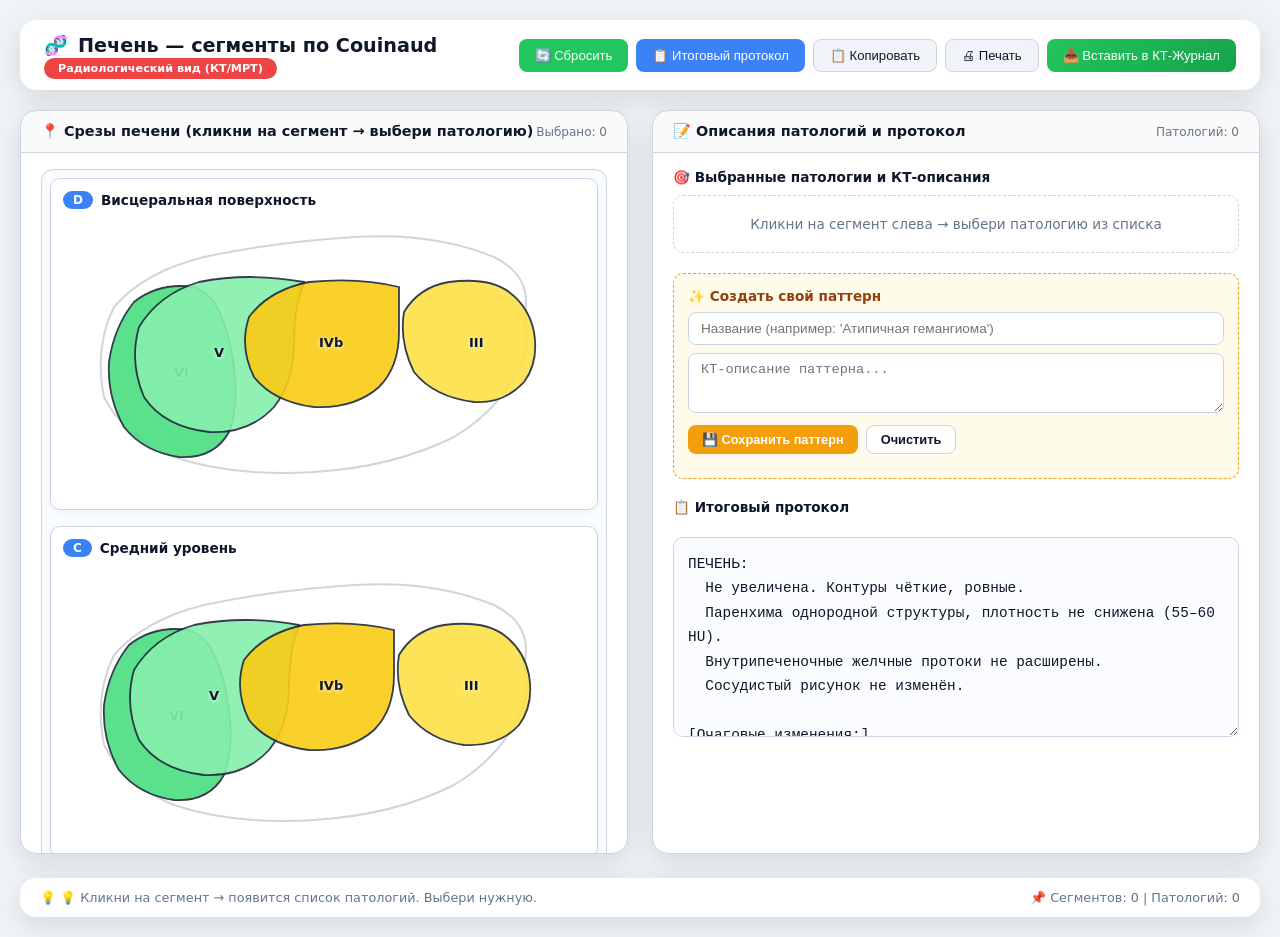
<file: widgets/liver.html>
<!DOCTYPE html>
<html lang="ru">
<head>
    <meta charset="UTF-8" />
    <meta name="viewport" content="width=device-width, initial-scale=1.0" />
    <title>Печень — сегменты по Couinaud (радиологический вид)</title>
    <style>
        :root {
            --bg: #f0f4f8;
            --card: #ffffff;
            --border: #cbd5e1;
            --text: #0f172a;
            --muted: #64748b;
            --primary: #3b82f6;
            --success: #22c55e;
            --danger: #ef4444;
            --warning: #f59e0b;
            --shadow: 0 8px 30px rgba(0, 0, 0, 0.12);
            --radius: 16px;
            --transition: 0.3s cubic-bezier(0.4, 0, 0.2, 1);
        }

        * { margin: 0; padding: 0; box-sizing: border-box; }

        body {
            background: var(--bg);
            color: var(--text);
            font-family: 'Segoe UI', system-ui, sans-serif;
            padding: 20px;
            min-height: 100vh;
            display: flex;
            flex-direction: column;
        }

        .header {
            display: flex;
            justify-content: space-between;
            align-items: center;
            flex-wrap: wrap;
            gap: 12px;
            background: var(--card);
            padding: 14px 24px;
            border-radius: var(--radius);
            box-shadow: var(--shadow);
            margin-bottom: 20px;
        }
        .header h1 {
            font-size: 1.2rem;
            font-weight: 700;
            display: flex;
            align-items: center;
            gap: 10px;
        }
        .header .badge {
            background: var(--danger);
            color: #fff;
            padding: 4px 14px;
            border-radius: 40px;
            font-size: 0.7rem;
            font-weight: 600;
        }
        .toolbar {
            display: flex;
            gap: 8px;
            flex-wrap: wrap;
        }
        .toolbar button {
            padding: 8px 16px;
            border: 1px solid var(--border);
            border-radius: 8px;
            background: var(--bg);
            color: var(--text);
            font-weight: 500;
            font-size: 0.82rem;
            cursor: pointer;
            transition: all var(--transition);
            display: flex;
            align-items: center;
            gap: 6px;
        }
        .toolbar button:hover {
            background: var(--border);
            transform: translateY(-2px);
        }
        .toolbar .primary { background: var(--primary); color: #fff; border: none; }
        .toolbar .primary:hover { background: #2563eb; }
        .toolbar .success { background: var(--success); color: #fff; border: none; }
        .toolbar .success:hover { background: #16a34a; }

        .main-grid {
            display: grid;
            grid-template-columns: 1fr 1fr;
            gap: 24px;
            flex: 1;
        }
        @media (max-width: 1000px) {
            .main-grid { grid-template-columns: 1fr; }
        }

        .card {
            background: var(--card);
            border-radius: var(--radius);
            box-shadow: var(--shadow);
            border: 1px solid var(--border);
            overflow: hidden;
            display: flex;
            flex-direction: column;
        }
        .card-header {
            padding: 12px 20px;
            background: rgba(0, 0, 0, 0.02);
            border-bottom: 1px solid var(--border);
            font-weight: 600;
            font-size: 0.9rem;
            display: flex;
            justify-content: space-between;
            align-items: center;
        }
        .card-header .count {
            font-weight: 400;
            font-size: 0.75rem;
            color: var(--muted);
        }
        .card-body {
            padding: 16px 20px;
            flex: 1;
            overflow: auto;
            max-height: 700px;
        }

        .slices-container {
            display: flex;
            flex-direction: column;
            gap: 16px;
            padding: 8px;
            background: #fafcff;
            border-radius: 12px;
            border: 1px solid var(--border);
        }

        .slice-wrapper {
            background: #fff;
            border-radius: 10px;
            padding: 12px;
            border: 1px solid var(--border);
            box-shadow: 0 2px 8px rgba(0,0,0,0.05);
            position: relative;
        }

        .slice-label {
            font-size: 0.85rem;
            font-weight: 700;
            color: var(--text);
            margin-bottom: 8px;
            display: flex;
            align-items: center;
            gap: 8px;
        }
        .slice-label .level-badge {
            background: var(--primary);
            color: #fff;
            padding: 2px 10px;
            border-radius: 12px;
            font-size: 0.75rem;
        }

        .slice-wrapper svg {
            width: 100%;
            height: auto;
            max-width: 500px;
            display: block;
            margin: 0 auto;
        }

        .slice-wrapper svg .segment {
            cursor: pointer;
            transition: all 0.3s ease;
            stroke: #1e293b;
            stroke-width: 1.8;
            opacity: 0.9;
        }
        .slice-wrapper svg .segment:hover {
            opacity: 1;
            filter: brightness(1.08) drop-shadow(0 0 6px rgba(59, 130, 246, 0.2));
        }
        .slice-wrapper svg .segment.selected {
            stroke: #2563eb;
            stroke-width: 3.5;
            filter: drop-shadow(0 0 14px rgba(59, 130, 246, 0.5));
            opacity: 1;
        }
        .slice-wrapper svg .segment.pathology {
            stroke: #dc2626;
            stroke-width: 3.5;
            filter: drop-shadow(0 0 16px rgba(239, 68, 68, 0.6));
            animation: patho-pulse 1.2s ease-in-out infinite;
            opacity: 1;
        }

        @keyframes patho-pulse {
            0%, 100% { filter: drop-shadow(0 0 6px rgba(239, 68, 68, 0.3)); }
            50% { filter: drop-shadow(0 0 20px rgba(239, 68, 68, 0.8)); }
        }

        .slice-wrapper svg .segment-label {
            font-size: 13px;
            font-weight: 700;
            fill: #0f172a;
            pointer-events: none;
            user-select: none;
            text-shadow: 0 1px 4px rgba(255, 255, 255, 0.9);
        }

        /* === ОВЕРЛЕЙ ПОД МОДАЛКОЙ === */
        .pathology-overlay {
            position: fixed;
            inset: 0;
            background: rgba(0, 0, 0, 0.5);
            z-index: 9998;
            display: none;
        }
        .pathology-overlay.show { display: block; }

        /* === МОДАЛЬНОЕ ОКНО ВЫБОРА ПАТОЛОГИИ (по центру) === */
        .pathology-dropdown {
            position: fixed;
            top: 50%;
            left: 50%;
            transform: translate(-50%, -50%);
            background: #fff;
            border: 2px solid var(--primary);
            border-radius: 14px;
            box-shadow: 0 20px 60px rgba(0, 0, 0, 0.4);
            padding: 16px;
            z-index: 9999;
            min-width: 320px;
            max-width: 90vw;
            max-height: 80vh;
            overflow-y: auto;
            display: none;
            animation: dropIn 0.2s ease;
        }
        .pathology-dropdown.show { display: block; }

        @keyframes dropIn {
            from { opacity: 0; transform: translate(-50%, -50%) scale(0.95); }
            to { opacity: 1; transform: translate(-50%, -50%) scale(1); }
        }

        .pathology-dropdown .dropdown-title {
            font-size: 0.9rem;
            font-weight: 700;
            color: var(--primary);
            margin-bottom: 12px;
            padding-bottom: 8px;
            border-bottom: 1px solid var(--border);
        }
        .pathology-dropdown .dropdown-item {
            padding: 10px 14px;
            border-radius: 8px;
            cursor: pointer;
            font-size: 0.88rem;
            display: flex;
            align-items: center;
            gap: 10px;
            transition: background 0.2s;
            margin-bottom: 4px;
        }
        .pathology-dropdown .dropdown-item:hover { background: #f1f5f9; }
        .pathology-dropdown .dropdown-item .color-dot {
            width: 12px;
            height: 12px;
            border-radius: 50%;
            flex-shrink: 0;
        }
        .pathology-dropdown .dropdown-item.norma {
            background: #f0fdf4;
            border: 1px solid var(--success);
            font-weight: 600;
        }
        .pathology-dropdown .dropdown-item.custom {
            background: #fef3c7;
            border: 1px solid var(--warning);
        }
        .pathology-dropdown .close-dropdown {
            position: absolute;
            top: 10px;
            right: 12px;
            cursor: pointer;
            font-size: 1.3rem;
            color: var(--muted);
            background: none;
            border: none;
            padding: 2px 8px;
            border-radius: 6px;
            line-height: 1;
        }
        .pathology-dropdown .close-dropdown:hover { background: #f1f5f9; color: var(--danger); }

        /* Правая колонка — описания */
        .protocol-section { margin-bottom: 20px; }
        .protocol-section-title {
            font-size: 0.85rem;
            font-weight: 700;
            color: var(--text);
            margin-bottom: 10px;
            display: flex;
            align-items: center;
            gap: 8px;
        }

        .selected-pathology-card {
            background: #f8fafc;
            border: 1px solid var(--border);
            border-radius: 10px;
            padding: 12px;
            margin-bottom: 10px;
            border-left: 4px solid var(--primary);
        }
        .selected-pathology-card.norma-card {
            border-left-color: var(--success);
            background: #f0fdf4;
        }
        .selected-pathology-card .sp-header {
            display: flex;
            justify-content: space-between;
            align-items: center;
            margin-bottom: 8px;
            flex-wrap: wrap;
            gap: 6px;
        }
        .selected-pathology-card .sp-title {
            font-weight: 700;
            font-size: 0.85rem;
            display: flex;
            align-items: center;
            gap: 6px;
        }
        .selected-pathology-card .sp-remove {
            cursor: pointer;
            color: var(--muted);
            font-size: 1.1rem;
            background: none;
            border: none;
            padding: 2px 6px;
            border-radius: 4px;
        }
        .selected-pathology-card .sp-remove:hover { background: var(--danger); color: #fff; }
        .selected-pathology-card .sp-segments {
            font-size: 0.75rem;
            color: var(--muted);
            margin-bottom: 8px;
        }
        .selected-pathology-card .sp-segments span {
            display: inline-block;
            background: var(--primary);
            color: #fff;
            padding: 2px 8px;
            border-radius: 10px;
            font-size: 0.7rem;
            margin-right: 4px;
            margin-bottom: 4px;
        }

        .ct-description {
            width: 100%;
            min-height: 80px;
            padding: 10px;
            border: 1px solid var(--border);
            border-radius: 8px;
            font-size: 0.85rem;
            line-height: 1.6;
            font-family: 'Segoe UI', sans-serif;
            background: #fff;
            color: var(--text);
            resize: vertical;
        }
        .ct-description:focus {
            outline: none;
            border-color: var(--primary);
            box-shadow: 0 0 0 3px rgba(59, 130, 246, 0.15);
        }

        .pattern-builder {
            background: #fffbeb;
            border: 1px dashed var(--warning);
            border-radius: 10px;
            padding: 14px;
            margin-top: 16px;
        }
        .pattern-builder .pb-title {
            font-weight: 700;
            font-size: 0.85rem;
            color: #92400e;
            margin-bottom: 8px;
            display: flex;
            align-items: center;
            gap: 6px;
        }
        .pattern-builder input {
            width: 100%;
            padding: 8px 12px;
            border: 1px solid var(--border);
            border-radius: 8px;
            font-size: 0.85rem;
            margin-bottom: 8px;
            background: #fff;
        }
        .pattern-builder input:focus { outline: none; border-color: var(--warning); }
        .pattern-builder textarea {
            width: 100%;
            min-height: 60px;
            padding: 8px 12px;
            border: 1px solid var(--border);
            border-radius: 8px;
            font-size: 0.85rem;
            margin-bottom: 8px;
            background: #fff;
            resize: vertical;
        }
        .pattern-builder textarea:focus { outline: none; border-color: var(--warning); }
        .pattern-builder .pb-buttons { display: flex; gap: 8px; flex-wrap: wrap; }
        .pattern-builder button {
            padding: 6px 14px;
            border-radius: 8px;
            font-size: 0.8rem;
            font-weight: 600;
            cursor: pointer;
            border: none;
            transition: all var(--transition);
        }
        .pattern-builder .btn-save { background: var(--warning); color: #fff; }
        .pattern-builder .btn-save:hover { background: #d97706; }
        .pattern-builder .btn-clear { background: #fff; color: var(--text); border: 1px solid var(--border); }

        .custom-patterns-list {
            margin-top: 10px;
            display: flex;
            flex-wrap: wrap;
            gap: 6px;
        }
        .custom-pattern-tag {
            background: #fef3c7;
            border: 1px solid var(--warning);
            padding: 4px 10px;
            border-radius: 12px;
            font-size: 0.75rem;
            font-weight: 600;
            color: #92400e;
            display: inline-flex;
            align-items: center;
            gap: 6px;
        }
        .custom-pattern-tag .remove-pattern {
            cursor: pointer;
            font-weight: 700;
            opacity: 0.7;
        }
        .custom-pattern-tag .remove-pattern:hover { opacity: 1; color: var(--danger); }

        .final-protocol {
            width: 100%;
            min-height: 200px;
            padding: 14px;
            border: 1px solid var(--border);
            border-radius: 10px;
            font-size: 0.9rem;
            line-height: 1.7;
            font-family: 'Segoe UI', monospace;
            background: #fafcff;
            color: var(--text);
            resize: vertical;
            margin-top: 12px;
        }
        .final-protocol:focus {
            outline: none;
            border-color: var(--primary);
            box-shadow: 0 0 0 3px rgba(59, 130, 246, 0.15);
        }

        .status-bar {
            margin-top: 24px;
            padding: 12px 20px;
            background: var(--card);
            border-radius: var(--radius);
            box-shadow: var(--shadow);
            font-size: 0.8rem;
            color: var(--muted);
            display: flex;
            flex-wrap: wrap;
            justify-content: space-between;
            align-items: center;
            gap: 10px;
        }

        .toast {
            position: fixed;
            bottom: 20px;
            right: 20px;
            background: var(--text);
            color: #fff;
            padding: 12px 24px;
            border-radius: 10px;
            box-shadow: var(--shadow);
            opacity: 0;
            transform: translateY(20px);
            transition: all 0.3s ease;
            z-index: 10001;
            font-size: 0.9rem;
        }
        .toast.show { opacity: 1; transform: translateY(0); }

        @media (max-width: 700px) {
            body { padding: 12px; }
            .header { flex-direction: column; align-items: stretch; }
            .toolbar { justify-content: stretch; }
            .toolbar button {
                flex: 1;
                justify-content: center;
                font-size: 0.7rem;
                padding: 6px 10px;
            }
            .card-body { max-height: 500px; padding: 12px; }
            .slice-wrapper svg .segment-label { font-size: 10px; }
            .pathology-dropdown {
                min-width: 90vw;
                max-width: 95vw;
                max-height: 85vh;
            }
        }

        @media print {
            .toolbar, .status-bar, .pathology-dropdown, .pathology-overlay, .pattern-builder { display: none !important; }
            .slice-wrapper svg .segment { cursor: default !important; }
            .slice-wrapper svg .segment.selected {
                stroke: #000 !important; stroke-width: 2.5 !important; filter: none !important;
            }
            .slice-wrapper svg .segment.pathology {
                stroke: #000 !important; stroke-width: 3 !important; filter: none !important; animation: none !important;
            }
        }
    </style>
</head>
<body>

    <header class="header">
        <div>
            <h1>🧬 <span>Печень — сегменты по Couinaud</span></h1>
            <span class="badge">Радиологический вид (КТ/МРТ)</span>
        </div>
        <div class="toolbar">
            <button class="success" onclick="resetAll()">🔄 Сбросить</button>
            <button class="primary" onclick="generateFinalProtocol()">📋 Итоговый протокол</button>
            <button onclick="copyToClipboard()">📋 Копировать</button>
            <button onclick="window.print()">🖨 Печать</button>
            <button class="success" onclick="sendToParent()" style="background:linear-gradient(135deg,#22c55e,#16a34a);">📥 Вставить в КТ-Журнал</button>
        </div>
    </header>

    <div class="main-grid">

        <div class="card">
            <div class="card-header">
                <span>📍 Срезы печени (кликни на сегмент → выбери патологию)</span>
                <span class="count" id="segmentsCount">Выбрано: 0</span>
            </div>
            <div class="card-body">
                <div class="slices-container" id="slicesContainer">

                    <div class="slice-wrapper" data-slice="D">
                        <div class="slice-label">
                            <span class="level-badge">D</span>
                            <span>Висцеральная поверхность</span>
                        </div>
                        <svg viewBox="0 0 500 280" xmlns="http://www.w3.org/2000/svg" role="img" aria-label="Срез D печени">
                            <path d="M450 100 Q460 60 420 40 Q360 15 280 20 Q200 25 130 40 Q70 55 40 90 Q20 130 30 180 Q50 220 100 240 Q160 260 240 255 Q320 250 380 220 Q430 190 450 140 Q455 120 450 100Z" 
                                  fill="none" stroke="#1e293b" stroke-width="2" opacity="0.2"/>
                            
                            <path class="segment" data-segment="S6" role="button" tabindex="0" aria-label="Сегмент 6"
                                  d="M120 70 Q85 65 60 85 Q40 110 35 145 Q33 180 50 210 Q70 235 105 240 Q140 242 155 215 Q165 190 160 150 Q155 110 140 85 Q130 73 120 70Z"
                                  fill="#4ade80"/>
                            <text class="segment-label" x="100" y="160">VI</text>

                            <path class="segment" data-segment="S5" role="button" tabindex="0" aria-label="Сегмент 5"
                                  d="M230 65 Q175 55 125 65 Q85 77 65 110 Q55 145 70 180 Q90 210 135 215 Q175 217 200 190 Q220 165 220 125 Q220 90 230 65Z"
                                  fill="#86efac"/>
                            <text class="segment-label" x="140" y="140">V</text>

                            <path class="segment" data-segment="S4b" role="button" tabindex="0" aria-label="Сегмент 4b"
                                  d="M325 70 Q285 60 235 65 Q195 73 175 100 Q165 130 180 160 Q200 185 240 190 Q280 192 305 170 Q325 150 325 115 Q325 90 325 70Z"
                                  fill="#facc15"/>
                            <text class="segment-label" x="245" y="130">IVb</text>

                            <path class="segment" data-segment="S3" role="button" tabindex="0" aria-label="Сегмент 3"
                                  d="M435 75 Q415 60 375 65 Q345 70 330 95 Q325 125 340 155 Q360 180 400 185 Q430 187 450 165 Q465 145 460 115 Q455 90 435 75Z"
                                  fill="#fde047"/>
                            <text class="segment-label" x="395" y="130">III</text>
                        </svg>
                    </div>

                    <div class="slice-wrapper" data-slice="C">
                        <div class="slice-label">
                            <span class="level-badge">C</span>
                            <span>Средний уровень</span>
                        </div>
                        <svg viewBox="0 0 500 280" xmlns="http://www.w3.org/2000/svg" role="img" aria-label="Срез C печени">
                            <path d="M450 100 Q460 60 420 40 Q360 15 280 20 Q200 25 130 40 Q70 55 40 90 Q20 130 30 180 Q50 220 100 240 Q160 260 240 255 Q320 250 380 220 Q430 190 450 140 Q455 120 450 100Z" 
                                  fill="none" stroke="#1e293b" stroke-width="2" opacity="0.2"/>
                            
                            <path class="segment" data-segment="S6" role="button" tabindex="0" aria-label="Сегмент 6"
                                  d="M115 65 Q80 60 55 80 Q35 105 30 140 Q28 175 45 205 Q65 230 100 235 Q135 237 150 210 Q160 185 155 145 Q150 105 135 80 Q125 68 115 65Z"
                                  fill="#4ade80"/>
                            <text class="segment-label" x="95" y="155">VI</text>

                            <path class="segment" data-segment="S5" role="button" tabindex="0" aria-label="Сегмент 5"
                                  d="M225 60 Q170 50 120 60 Q80 72 60 105 Q50 140 65 175 Q85 205 130 210 Q170 212 195 185 Q215 160 215 120 Q215 85 225 60Z"
                                  fill="#86efac"/>
                            <text class="segment-label" x="135" y="135">V</text>

                            <path class="segment" data-segment="S4b" role="button" tabindex="0" aria-label="Сегмент 4b"
                                  d="M320 65 Q280 55 230 60 Q190 68 170 95 Q160 125 175 155 Q195 180 235 185 Q275 187 300 165 Q320 145 320 110 Q320 85 320 65Z"
                                  fill="#facc15"/>
                            <text class="segment-label" x="245" y="125">IVb</text>

                            <path class="segment" data-segment="S3" role="button" tabindex="0" aria-label="Сегмент 3"
                                  d="M430 70 Q410 55 370 60 Q340 65 325 90 Q320 120 335 150 Q355 175 390 180 Q425 182 445 160 Q460 140 455 110 Q450 85 430 70Z"
                                  fill="#fde047"/>
                            <text class="segment-label" x="390" y="125">III</text>
                        </svg>
                    </div>

                    <div class="slice-wrapper" data-slice="A">
                        <div class="slice-label">
                            <span class="level-badge">A</span>
                            <span>Диафрагмальная поверхность</span>
                        </div>
                        <svg viewBox="0 0 500 280" xmlns="http://www.w3.org/2000/svg" role="img" aria-label="Срез A печени">
                            <path d="M450 100 Q460 60 420 40 Q360 15 280 20 Q200 25 130 40 Q70 55 40 90 Q20 130 30 180 Q50 220 100 240 Q160 260 240 255 Q320 250 380 220 Q430 190 450 140 Q455 120 450 100Z" 
                                  fill="none" stroke="#1e293b" stroke-width="2" opacity="0.2"/>
                            
                            <path class="segment" data-segment="S7" role="button" tabindex="0" aria-label="Сегмент 7"
                                  d="M105 55 Q70 50 45 70 Q25 95 20 130 Q18 165 35 195 Q55 220 90 225 Q125 227 140 200 Q150 175 145 135 Q140 95 125 70 Q115 58 105 55Z"
                                  fill="#22c55e"/>
                            <text class="segment-label" x="85" y="145">VII</text>

                            <path class="segment" data-segment="S8" role="button" tabindex="0" aria-label="Сегмент 8"
                                  d="M215 50 Q160 40 110 50 Q70 62 50 95 Q40 130 55 165 Q75 195 120 200 Q160 202 185 175 Q205 150 205 110 Q205 75 215 50Z"
                                  fill="#16a34a"/>
                            <text class="segment-label" x="120" y="125">VIII</text>

                            <path class="segment" data-segment="S4a" role="button" tabindex="0" aria-label="Сегмент 4a"
                                  d="M310 55 Q270 45 220 50 Q180 58 160 85 Q150 115 165 145 Q185 170 225 175 Q265 177 290 155 Q310 135 310 100 Q310 75 310 55Z"
                                  fill="#fef08a"/>
                            <text class="segment-label" x="230" y="115">IVa</text>

                            <path class="segment" data-segment="S2" role="button" tabindex="0" aria-label="Сегмент 2"
                                  d="M420 60 Q400 45 360 50 Q330 55 315 80 Q310 110 325 140 Q345 165 380 170 Q415 172 435 150 Q450 130 445 100 Q440 75 420 60Z"
                                  fill="#fcd34d"/>
                            <text class="segment-label" x="375" y="115">II</text>

                            <path class="segment" data-segment="S1" role="button" tabindex="0" aria-label="Сегмент 1"
                                  d="M260 135 Q235 125 210 130 Q195 140 200 160 Q210 175 235 178 Q255 180 265 165 Q270 150 260 135Z"
                                  fill="#fbbf24"/>
                            <text class="segment-label" x="230" y="158">I</text>
                        </svg>
                    </div>

                </div>
            </div>
        </div>

        <div class="card">
            <div class="card-header">
                <span>📝 Описания патологий и протокол</span>
                <span class="count" id="pathologyCount">Патологий: 0</span>
            </div>
            <div class="card-body">

                <div class="protocol-section">
                    <div class="protocol-section-title">🎯 Выбранные патологии и КТ-описания</div>
                    <div id="selectedPathologiesContainer">
                        <div style="color: var(--muted); font-size: 0.85rem; padding: 20px; text-align: center; border: 1px dashed var(--border); border-radius: 10px;">
                            Кликни на сегмент слева → выбери патологию из списка
                        </div>
                    </div>
                </div>

                <div class="pattern-builder">
                    <div class="pb-title">✨ Создать свой паттерн</div>
                    <input type="text" id="patternName" placeholder="Название (например: 'Атипичная гемангиома')" />
                    <textarea id="patternDescription" placeholder="КТ-описание паттерна..."></textarea>
                    <div class="pb-buttons">
                        <button class="btn-save" onclick="saveCustomPattern()">💾 Сохранить паттерн</button>
                        <button class="btn-clear" onclick="clearPatternForm()">Очистить</button>
                    </div>
                    <div class="custom-patterns-list" id="customPatternsList"></div>
                </div>

                <div class="protocol-section" style="margin-top: 20px;">
                    <div class="protocol-section-title">📋 Итоговый протокол</div>
                    <textarea class="final-protocol" id="finalProtocol" spellcheck="true" aria-label="Итоговый протокол">ПЕЧЕНЬ:
  Не увеличена. Контуры чёткие, ровные.
  Паренхима однородной структуры, плотность не снижена (55–60 HU).
  Внутрипеченочные желчные протоки не расширены.
  Сосудистый рисунок не изменён.

[Очаговые изменения:]
  — не выявлены.

ЗАКЛЮЧЕНИЕ:
  Патологических изменений печени не выявлено.</textarea>
                </div>

            </div>
        </div>
    </div>

    <!-- Затемнённый оверлей -->
    <div class="pathology-overlay" id="pathologyOverlay" onclick="closeDropdown()"></div>

    <!-- Модалка выбора патологии -->
    <div class="pathology-dropdown" id="pathologyDropdown">
        <button class="close-dropdown" onclick="closeDropdown()">×</button>
        <div class="dropdown-title" id="dropdownTitle">Выбери патологию для сегмента</div>
        <div id="dropdownItems"></div>
    </div>

    <div class="status-bar">
        <span>💡 <span id="statusMessage">Кликни на сегмент → появится список патологий. Выбери нужную.</span></span>
        <span>📌 <span id="statusCount">Сегментов: 0 | Патологий: 0</span></span>
    </div>

    <div class="toast" id="toast"></div>

    <script>
        (function() {
            'use strict';

            const defaultPathologies = [
                {
                    id: 'hemangioma',
                    name: 'Гемангиома',
                    color: '#f59e0b',
                    description: 'Гиподенсное образование с чёткими контурами. В артериальную фазу — периферическое узловое накопление контраста. В портально-венозную и отсроченную фазы — постепенное центральное заполнение («заполнение от периферии к центру»). Плотность в отсроченную фазу изо- или гиперденсна паренхиме. Не имеет капсулы. Характерен симптом «яркой вспышки».'
                },
                {
                    id: 'hcc',
                    name: 'ГЦР (гепатоцеллюлярный рак)',
                    color: '#dc2626',
                    description: 'Гиперваскулярное образование в артериальную фазу с интенсивным накоплением контраста. В портально-венозную фазу — быстрое вымывание контраста («wash-out»), образование становится гиподенсным относительно паренхимы. Характерна фиброзная капсула с накоплением контраста в отсроченную фазу. Часто на фоне цирроза. Возможны инвазия в воротную вену и тромбоз.'
                },
                {
                    id: 'metastasis',
                    name: 'Метастаз',
                    color: '#7c3aed',
                    description: 'Множественные (реже одиночные) гиподенсные очаги. В артериальную фазу — периферическое кольцевидное накопление контраста. В портально-венозную фазу — симптом «мишени» (гиподенсный центр с гиперденсным ободком). Неровные контуры, перифокальный отёк. Часто множественное поражение обеих долей. Возможны кальцинаты (метастазы КРР, нейроэндокринных опухолей).'
                },
                {
                    id: 'fnh',
                    name: 'FNH (фокальная узловая гиперплазия)',
                    color: '#22c55e',
                    description: 'Изо- или слегка гиперденсное образование в нативную фазу. В артериальную фазу — интенсивное гомогенное накопление контраста (кроме центрального рубца). В портально-венозную фазу — становится изоденсным паренхиме. Характерен центральный рубец с накоплением контраста в отсроченную фазу (гиперденсный рубец). Чёткие контуры, без капсулы. Часто субкапсулярно.'
                },
                {
                    id: 'cyst',
                    name: 'Киста',
                    color: '#3b82f6',
                    description: 'Гиподенсное образование с чёткими ровными контурами. Плотность 0–20 HU (жидкостная). Тонкая стенка, не накапливает контраст ни в одну фазу. Нет внутренних перегородок и пристеночных узлов (простая киста). При сложной кисте — перегородки, пристеночные узлы, накопление контраста. Возможны кальцинаты в стенке.'
                },
                {
                    id: 'abscess',
                    name: 'Абсцесс',
                    color: '#ef4444',
                    description: 'Гиподенсное образование с неровными контурами и перифокальным отёком. В артериальную фазу — кольцевидное накопление контраста по периферии («симптом двойного контура»). Центральная некротическая полость не накапливает контраст. Возможен газ в полости (пузырьки газа с горизонтальным уровнем). Утолщённая стенка. Часто множественные.'
                },
                {
                    id: 'cirrhosis',
                    name: 'Цирроз',
                    color: '#f97316',
                    description: 'Диффузное поражение паренхимы. Неровные, бугристые контуры печени. Диффузная неоднородность структуры, множественные регенераторные узлы. Признаки портальной гипертензии: расширение воротной вены (>13 мм), варикозное расширение вен пищевода, спленомегалия, асцит. Возможна атрофия правой доли и гипертрофия хвостатой доли.'
                },
                {
                    id: 'norma',
                    name: '✅ Норма',
                    color: '#22c55e',
                    description: 'Паренхима однородной структуры, плотность 55–60 HU в нативную фазу. Контуры чёткие, ровные. Внутрипеченочные желчные протоки не расширены. Сосудистый рисунок не изменён. Очаговых образований не выявлено. Воротная вена обычного калибра, проходима. Перипеченочная клетчатка не изменена.',
                    isNorma: true
                }
            ];

            const state = {
                selectedSegments: new Set(),
                pathologies: {},
                currentDropdownSegment: null,
                customPatterns: []
            };

            function loadCustomPatterns() {
                try {
                    const saved = localStorage.getItem('liver_custom_patterns');
                    if (saved) {
                        state.customPatterns = JSON.parse(saved);
                    }
                } catch (e) {
                    console.error('Ошибка загрузки паттернов:', e);
                }
            }

            function saveCustomPatternsToStorage() {
                try {
                    localStorage.setItem('liver_custom_patterns', JSON.stringify(state.customPatterns));
                } catch (e) {
                    console.error('Ошибка сохранения паттернов:', e);
                }
            }

            const segments = document.querySelectorAll('.segment');
            const segmentsCount = document.getElementById('segmentsCount');
            const pathologyCount = document.getElementById('pathologyCount');
            const statusMessage = document.getElementById('statusMessage');
            const statusCount = document.getElementById('statusCount');
            const toast = document.getElementById('toast');
            const dropdown = document.getElementById('pathologyDropdown');
            const overlay = document.getElementById('pathologyOverlay');
            const dropdownTitle = document.getElementById('dropdownTitle');
            const dropdownItems = document.getElementById('dropdownItems');
            const selectedPathologiesContainer = document.getElementById('selectedPathologiesContainer');
            const finalProtocol = document.getElementById('finalProtocol');

            function showToast(message) {
                toast.textContent = message;
                toast.classList.add('show');
                setTimeout(() => toast.classList.remove('show'), 3000);
            }

            function getAllPathologies() {
                return [...defaultPathologies, ...state.customPatterns];
            }

            function openDropdown(segmentName, event) {
                state.currentDropdownSegment = segmentName;
                dropdownTitle.textContent = `Патология для сегмента ${segmentName}`;
                
                let html = '';
                getAllPathologies().forEach(p => {
                    const isCustom = state.customPatterns.some(cp => cp.id === p.id);
                    const className = p.isNorma ? 'dropdown-item norma' : (isCustom ? 'dropdown-item custom' : 'dropdown-item');
                    html += `<div class="${className}" data-pathology-id="${p.id}" onclick="selectPathology('${p.id}')">
                        <span class="color-dot" style="background:${p.color};"></span>
                        <span>${p.name}</span>
                    </div>`;
                });
                dropdownItems.innerHTML = html;

                if (overlay) overlay.classList.add('show');
                dropdown.classList.add('show');
            }

            window.closeDropdown = function() {
                if (overlay) overlay.classList.remove('show');
                dropdown.classList.remove('show');
                state.currentDropdownSegment = null;
            };

            window.selectPathology = function(pathologyId) {
                const segName = state.currentDropdownSegment;
                if (!segName) return;

                const pathology = getAllPathologies().find(p => p.id === pathologyId);
                if (!pathology) return;

                if (!state.pathologies[pathologyId]) {
                    state.pathologies[pathologyId] = {
                        pathology: pathology,
                        segments: new Set(),
                        description: pathology.description
                    };
                }
                state.pathologies[pathologyId].segments.add(segName);
                state.selectedSegments.add(segName);

                segments.forEach(s => {
                    if (s.dataset.segment === segName) {
                        s.classList.add('selected');
                        if (!pathology.isNorma) {
                            s.classList.add('pathology');
                        }
                    }
                });

                closeDropdown();
                updateUI();
                showToast(`➕ ${pathology.name} → ${segName}`);
                statusMessage.textContent = `➕ Добавлена «${pathology.name}» в сегмент ${segName}`;
            };

            segments.forEach(seg => {
                seg.addEventListener('click', function(e) {
                    e.stopPropagation();
                    const segName = this.dataset.segment;
                    if (!segName) return;
                    openDropdown(segName, e);
                });

                seg.addEventListener('keydown', function(e) {
                    if (e.key === 'Enter' || e.key === ' ') {
                        e.preventDefault();
                        openDropdown(this.dataset.segment, { target: this });
                    }
                });
            });

            document.addEventListener('click', function(e) {
                if (!e.target.closest('.pathology-dropdown') && !e.target.closest('.segment')) {
                    if (dropdown.classList.contains('show')) {
                        closeDropdown();
                    }
                }
            });

            window.removeSegmentFromPathology = function(pathologyId, segName) {
                if (state.pathologies[pathologyId]) {
                    state.pathologies[pathologyId].segments.delete(segName);
                    state.selectedSegments.delete(segName);
                    
                    if (state.pathologies[pathologyId].segments.size === 0) {
                        delete state.pathologies[pathologyId];
                    }
                    
                    let stillHasPathology = false;
                    for (const pid in state.pathologies) {
                        if (state.pathologies[pid].segments.has(segName)) {
                            stillHasPathology = true;
                            break;
                        }
                    }
                    segments.forEach(s => {
                        if (s.dataset.segment === segName) {
                            if (!stillHasPathology) {
                                s.classList.remove('selected', 'pathology');
                            }
                        }
                    });
                    
                    updateUI();
                    showToast(`🗑 Удалён ${segName}`);
                }
            };

            window.removePathology = function(pathologyId) {
                if (state.pathologies[pathologyId]) {
                    const segs = Array.from(state.pathologies[pathologyId].segments);
                    segs.forEach(s => state.selectedSegments.delete(s));
                    delete state.pathologies[pathologyId];
                    
                    segments.forEach(s => {
                        if (segs.includes(s.dataset.segment)) {
                            let stillHas = false;
                            for (const pid in state.pathologies) {
                                if (state.pathologies[pid].segments.has(s.dataset.segment)) {
                                    stillHas = true;
                                    break;
                                }
                            }
                            if (!stillHas) {
                                s.classList.remove('selected', 'pathology');
                            }
                        }
                    });
                    
                    updateUI();
                    showToast('🗑 Патология удалена');
                }
            };

            window.updatePathologyDescription = function(pathologyId, newDesc) {
                if (state.pathologies[pathologyId]) {
                    state.pathologies[pathologyId].description = newDesc;
                    updateFinalProtocol();
                }
            };

            window.saveCustomPattern = function() {
                const name = document.getElementById('patternName').value.trim();
                const description = document.getElementById('patternDescription').value.trim();
                
                if (!name) {
                    showToast('⚠️ Введи название паттерна');
                    return;
                }
                if (!description) {
                    showToast('⚠️ Введи описание паттерна');
                    return;
                }

                const newPattern = {
                    id: 'custom_' + Date.now(),
                    name: name,
                    color: '#f59e0b',
                    description: description,
                    isCustom: true
                };

                state.customPatterns.push(newPattern);
                saveCustomPatternsToStorage();
                
                document.getElementById('patternName').value = '';
                document.getElementById('patternDescription').value = '';
                
                renderCustomPatterns();
                showToast('✨ Паттерн сохранён! Теперь он есть в списке выбора.');
            };

            window.clearPatternForm = function() {
                document.getElementById('patternName').value = '';
                document.getElementById('patternDescription').value = '';
            };

            window.removeCustomPattern = function(patternId) {
                state.customPatterns = state.customPatterns.filter(p => p.id !== patternId);
                saveCustomPatternsToStorage();
                renderCustomPatterns();
                showToast('🗑 Паттерн удалён');
            };

            function renderCustomPatterns() {
                const container = document.getElementById('customPatternsList');
                if (state.customPatterns.length === 0) {
                    container.innerHTML = '';
                    return;
                }
                let html = '<div style="width:100%; font-size:0.75rem; color:#92400e; margin-bottom:4px; font-weight:600;">Сохранённые паттерны:</div>';
                state.customPatterns.forEach(p => {
                    html += `<span class="custom-pattern-tag">${p.name} <span class="remove-pattern" onclick="removeCustomPattern('${p.id}')">×</span></span>`;
                });
                container.innerHTML = html;
            }

            function updateUI() {
                segmentsCount.textContent = `Выбрано: ${state.selectedSegments.size}`;
                let totalPath = Object.keys(state.pathologies).length;
                pathologyCount.textContent = `Патологий: ${totalPath}`;
                statusCount.textContent = `Сегментов: ${state.selectedSegments.size} | Патологий: ${totalPath}`;

                if (totalPath === 0) {
                    selectedPathologiesContainer.innerHTML = '<div style="color: var(--muted); font-size: 0.85rem; padding: 20px; text-align: center; border: 1px dashed var(--border); border-radius: 10px;">Кликни на сегмент слева → выбери патологию из списка</div>';
                } else {
                    let html = '';
                    for (const pid in state.pathologies) {
                        const p = state.pathologies[pid];
                        const segs = Array.from(p.segments).sort();
                        const isNorma = p.pathology.isNorma;
                        
                        html += `<div class="selected-pathology-card ${isNorma ? 'norma-card' : ''}">
                            <div class="sp-header">
                                <div class="sp-title">
                                    <span class="color-dot" style="background:${p.pathology.color}; width:12px; height:12px; border-radius:50%; display:inline-block;"></span>
                                    ${p.pathology.name}
                                </div>
                                <button class="sp-remove" onclick="removePathology('${pid}')" title="Удалить патологию">×</button>
                            </div>
                            <div class="sp-segments">
                                Сегменты: ${segs.map(s => `<span>${s}</span>`).join('')}
                                <span style="margin-left:8px; cursor:pointer; color:var(--danger); font-size:0.7rem;" onclick="clearAllSegments('${pid}')">[очистить все]</span>
                            </div>
                            <textarea class="ct-description" placeholder="КТ-описание..." oninput="updatePathologyDescription('${pid}', this.value)">${p.description}</textarea>
                        </div>`;
                    }
                    selectedPathologiesContainer.innerHTML = html;
                }

                updateFinalProtocol();
            }

            window.clearAllSegments = function(pathologyId) {
                if (state.pathologies[pathologyId]) {
                    const segs = Array.from(state.pathologies[pathologyId].segments);
                    segs.forEach(s => {
                        state.selectedSegments.delete(s);
                        let stillHas = false;
                        for (const pid in state.pathologies) {
                            if (state.pathologies[pid].segments.has(s)) {
                                stillHas = true;
                                break;
                            }
                        }
                        segments.forEach(seg => {
                            if (seg.dataset.segment === s && !stillHas) {
                                seg.classList.remove('selected', 'pathology');
                            }
                        });
                    });
                    delete state.pathologies[pathologyId];
                    updateUI();
                    showToast('🗑 Все сегменты очищены');
                }
            };

            function updateFinalProtocol() {
                let text = `ПЕЧЕНЬ:\n  Не увеличена. Контуры чёткие, ровные.\n  Паренхима однородной структуры, плотность не снижена (55–60 HU).\n  Внутрипеченочные желчные протоки не расширены.\n  Сосудистый рисунок не изменён.\n\n`;

                const pathEntries = Object.entries(state.pathologies);
                if (pathEntries.length === 0) {
                    text += `[Очаговые изменения:]\n  — не выявлены.\n\n`;
                    text += `ЗАКЛЮЧЕНИЕ:\n  Патологических изменений печени не выявлено.`;
                } else {
                    let hasNorma = false;
                    let fociText = '';
                    let conclusionParts = [];

                    pathEntries.forEach(([pid, p]) => {
                        const segs = Array.from(p.segments).sort().join(', ');
                        if (p.pathology.isNorma) {
                            hasNorma = true;
                            fociText += `  — Сегменты ${segs}: ${p.description}\n`;
                        } else {
                            fociText += `  — Сегменты ${segs} (${p.pathology.name}): ${p.description}\n`;
                            conclusionParts.push(`${p.pathology.name} в сегментах ${segs}`);
                        }
                    });

                    text += `[ОЧАГОВЫЕ ИЗМЕНЕНИЯ:]\n${fociText}\n`;
                    text += `ЗАКЛЮЧЕНИЕ:\n`;
                    if (conclusionParts.length > 0) {
                        text += `  Выявлены: ${conclusionParts.join('; ')}. Рекомендовано дообследование (МРТ с контрастом, консультация онколога/хирурга).\n`;
                    } else if (hasNorma) {
                        text += `  Патологических изменений не выявлено.\n`;
                    }
                }

                finalProtocol.value = text;
            }

            window.generateFinalProtocol = function() {
                updateFinalProtocol();
                showToast('📋 Итоговый протокол сформирован');
                finalProtocol.focus();
                finalProtocol.select();
            };

            window.copyToClipboard = function() {
                finalProtocol.select();
                document.execCommand('copy');
                
                if (navigator.clipboard && navigator.clipboard.writeText) {
                    navigator.clipboard.writeText(finalProtocol.value).then(() => {
                        showToast('✅ Скопировано в буфер обмена!');
                    }).catch(() => {
                        showToast('⚠️ Не удалось скопировать');
                    });
                } else {
                    showToast('✅ Скопировано в буфер обмена!');
                }
            };

            window.resetAll = function() {
                if (!confirm('Очистить всё?')) return;
                state.selectedSegments.clear();
                state.pathologies = {};
                segments.forEach(s => s.classList.remove('selected', 'pathology'));
                updateUI();
                showToast('🔄 Всё сброшено');
                statusMessage.textContent = '🔄 Всё сброшено';
            };

            loadCustomPatterns();
            renderCustomPatterns();
            updateUI();
            statusMessage.textContent = '💡 Кликни на сегмент → появится список патологий. Выбери нужную.';

            console.log('🧬 Печень по Couinaud — умный выбор патологий загружен!');
        })();

// ============================================================
// ОТПРАВКА РЕЗУЛЬТАТА В РОДИТЕЛЬСКОЕ ОКНО (КТ-Журнал)
// ============================================================
function sendToParent() {
    let text = '';

    const finalEl = document.getElementById('finalProtocol');
    if (finalEl) {
        text = finalEl.value || finalEl.textContent || '';
    }

    const aspectEl = document.getElementById('protocol-text');
    if (!text && aspectEl) {
        text = aspectEl.textContent || '';
    }

    if (!text.trim()) {
        alert('⚠️ Сначала сформируйте протокол (нажмите «📋 Итоговый протокол»)');
        return;
    }

    if (window.parent && window.parent !== window) {
        window.parent.postMessage({
            type: 'widget-result',
            text: text
        }, '*');
    } else {
        if (navigator.clipboard && navigator.clipboard.writeText) {
            navigator.clipboard.writeText(text).then(() => {
                alert('✅ Протокол скопирован в буфер обмена');
            }).catch(() => {
                alert('⚠️ Не удалось скопировать');
            });
        } else {
            alert('✅ Протокол готов: ' + text.substring(0, 100) + '...');
        }
    }
}
    </script>

</body>
</html>
</file>
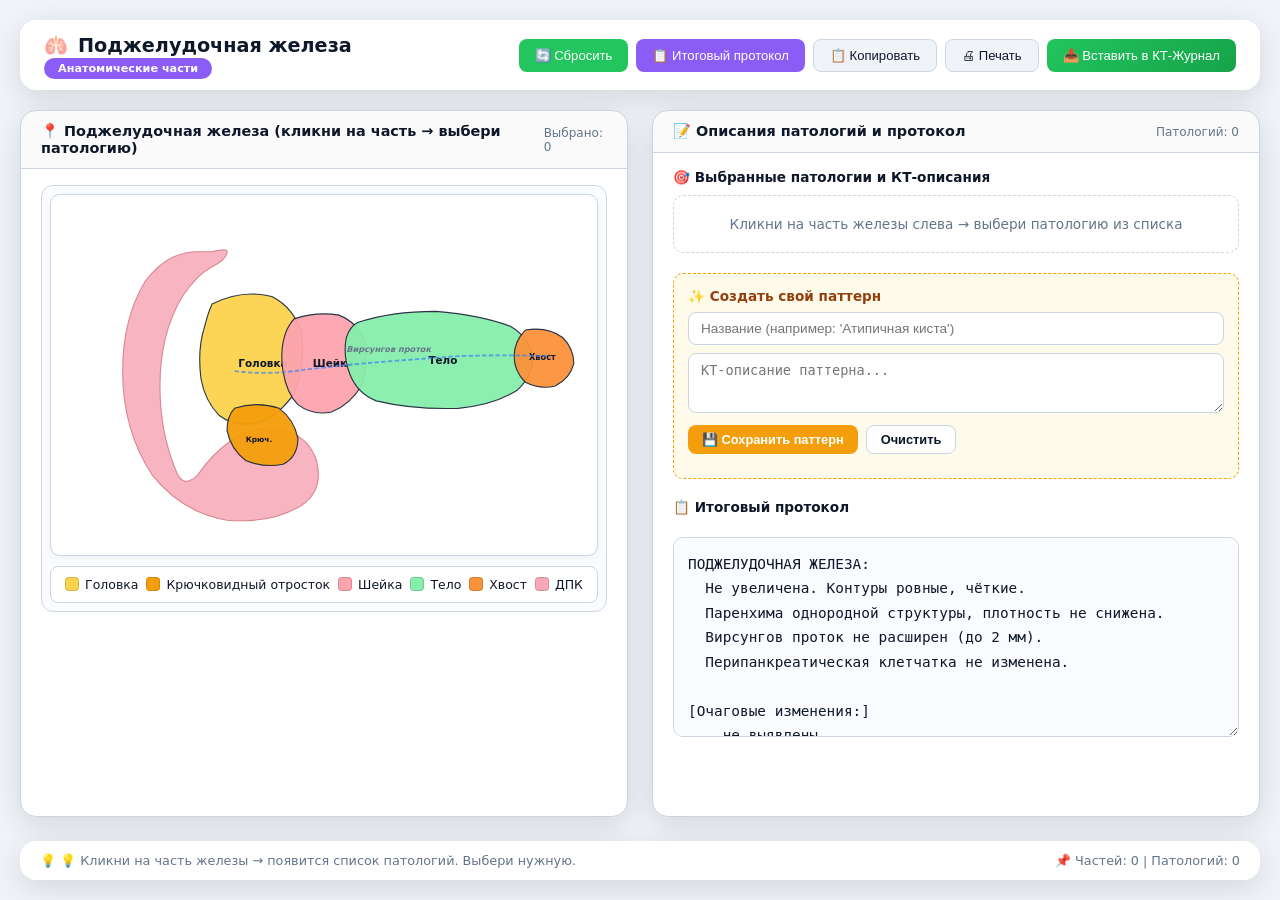
<file: widgets/pancreas.html>
<!DOCTYPE html>
<html lang="ru">
<head>
    <meta charset="UTF-8" />
    <meta name="viewport" content="width=device-width, initial-scale=1.0" />
    <title>Поджелудочная железа — анатомические части</title>
    <style>
        :root {
            --bg: #f0f4f8;
            --card: #ffffff;
            --border: #cbd5e1;
            --text: #0f172a;
            --muted: #64748b;
            --primary: #8b5cf6;
            --success: #22c55e;
            --danger: #ef4444;
            --warning: #f59e0b;
            --shadow: 0 8px 30px rgba(0, 0, 0, 0.12);
            --radius: 16px;
            --transition: 0.3s cubic-bezier(0.4, 0, 0.2, 1);
        }

        * { margin: 0; padding: 0; box-sizing: border-box; }

        body {
            background: var(--bg);
            color: var(--text);
            font-family: 'Segoe UI', system-ui, sans-serif;
            padding: 20px;
            min-height: 100vh;
            display: flex;
            flex-direction: column;
        }

        .header {
            display: flex;
            justify-content: space-between;
            align-items: center;
            flex-wrap: wrap;
            gap: 12px;
            background: var(--card);
            padding: 14px 24px;
            border-radius: var(--radius);
            box-shadow: var(--shadow);
            margin-bottom: 20px;
        }
        .header h1 {
            font-size: 1.2rem;
            font-weight: 700;
            display: flex;
            align-items: center;
            gap: 10px;
        }
        .header .badge {
            background: var(--primary);
            color: #fff;
            padding: 4px 14px;
            border-radius: 40px;
            font-size: 0.7rem;
            font-weight: 600;
        }
        .toolbar {
            display: flex;
            gap: 8px;
            flex-wrap: wrap;
        }
        .toolbar button {
            padding: 8px 16px;
            border: 1px solid var(--border);
            border-radius: 8px;
            background: var(--bg);
            color: var(--text);
            font-weight: 500;
            font-size: 0.82rem;
            cursor: pointer;
            transition: all var(--transition);
            display: flex;
            align-items: center;
            gap: 6px;
        }
        .toolbar button:hover {
            background: var(--border);
            transform: translateY(-2px);
        }
        .toolbar .primary { background: var(--primary); color: #fff; border: none; }
        .toolbar .primary:hover { background: #7c3aed; }
        .toolbar .success { background: var(--success); color: #fff; border: none; }
        .toolbar .success:hover { background: #16a34a; }

        .main-grid {
            display: grid;
            grid-template-columns: 1fr 1fr;
            gap: 24px;
            flex: 1;
        }
        @media (max-width: 1000px) {
            .main-grid { grid-template-columns: 1fr; }
        }

        .card {
            background: var(--card);
            border-radius: var(--radius);
            box-shadow: var(--shadow);
            border: 1px solid var(--border);
            overflow: hidden;
            display: flex;
            flex-direction: column;
        }
        .card-header {
            padding: 12px 20px;
            background: rgba(0, 0, 0, 0.02);
            border-bottom: 1px solid var(--border);
            font-weight: 600;
            font-size: 0.9rem;
            display: flex;
            justify-content: space-between;
            align-items: center;
        }
        .card-header .count {
            font-weight: 400;
            font-size: 0.75rem;
            color: var(--muted);
        }
        .card-body {
            padding: 16px 20px;
            flex: 1;
            overflow: auto;
            max-height: 700px;
        }

        .pancreas-container {
            padding: 8px;
            background: #fafcff;
            border-radius: 12px;
            border: 1px solid var(--border);
        }

        .pancreas-svg-wrap {
            background: #fff;
            border-radius: 10px;
            padding: 12px;
            border: 1px solid var(--border);
            box-shadow: 0 2px 8px rgba(0,0,0,0.05);
            position: relative;
        }

        .pancreas-svg-wrap svg {
            width: 100%;
            height: auto;
            display: block;
        }

        .pancreas-svg-wrap svg .part {
            cursor: pointer;
            transition: all 0.3s ease;
            stroke: #1e293b;
            stroke-width: 1.5;
            opacity: 0.95;
        }
        .pancreas-svg-wrap svg .part:hover {
            opacity: 1;
            filter: brightness(1.1) drop-shadow(0 0 8px rgba(139, 92, 246, 0.3));
        }
        .pancreas-svg-wrap svg .part.selected {
            stroke: #7c3aed;
            stroke-width: 3;
            filter: drop-shadow(0 0 12px rgba(139, 92, 246, 0.6));
            opacity: 1;
        }
        .pancreas-svg-wrap svg .part.pathology {
            stroke: #dc2626;
            stroke-width: 3;
            filter: drop-shadow(0 0 14px rgba(239, 68, 68, 0.7));
            animation: patho-pulse 1.2s ease-in-out infinite;
            opacity: 1;
        }

        @keyframes patho-pulse {
            0%, 100% { filter: drop-shadow(0 0 6px rgba(239, 68, 68, 0.3)); }
            50% { filter: drop-shadow(0 0 20px rgba(239, 68, 68, 0.8)); }
        }

        .pancreas-svg-wrap svg .part-label-text {
            font-size: 14px;
            font-weight: 700;
            fill: #0f172a;
            pointer-events: none;
            user-select: none;
        }

        .pancreas-svg-wrap svg .duct-label {
            font-size: 11px;
            font-weight: 600;
            fill: #64748b;
            pointer-events: none;
            user-select: none;
            font-style: italic;
        }

        .pancreas-svg-wrap svg .duodenum {
            fill: #f9a8b8;
            stroke: #d4727f;
            stroke-width: 1.5;
            opacity: 0.85;
            pointer-events: none;
        }

        .legend {
            display: flex;
            flex-wrap: wrap;
            gap: 8px;
            padding: 10px;
            background: #fff;
            border-radius: 8px;
            border: 1px solid var(--border);
            margin-top: 10px;
            justify-content: center;
        }
        .legend-item {
            display: flex;
            align-items: center;
            gap: 6px;
            font-size: 0.78rem;
            font-weight: 500;
            color: var(--text);
        }
        .legend-color {
            width: 14px;
            height: 14px;
            border-radius: 4px;
            border: 1px solid rgba(0,0,0,0.15);
        }

        /* === ОВЕРЛЕЙ ПОД МОДАЛКОЙ === */
        .pathology-overlay {
            position: fixed;
            inset: 0;
            background: rgba(0, 0, 0, 0.5);
            z-index: 9998;
            display: none;
        }
        .pathology-overlay.show { display: block; }

        /* === МОДАЛЬНОЕ ОКНО ВЫБОРА ПАТОЛОГИИ (по центру) === */
        .pathology-dropdown {
            position: fixed;
            top: 50%;
            left: 50%;
            transform: translate(-50%, -50%);
            background: #fff;
            border: 2px solid var(--primary);
            border-radius: 14px;
            box-shadow: 0 20px 60px rgba(0, 0, 0, 0.4);
            padding: 16px;
            z-index: 9999;
            min-width: 320px;
            max-width: 90vw;
            max-height: 80vh;
            overflow-y: auto;
            display: none;
            animation: dropIn 0.2s ease;
        }
        .pathology-dropdown.show { display: block; }

        @keyframes dropIn {
            from { opacity: 0; transform: translate(-50%, -50%) scale(0.95); }
            to { opacity: 1; transform: translate(-50%, -50%) scale(1); }
        }

        .pathology-dropdown .dropdown-title {
            font-size: 0.9rem;
            font-weight: 700;
            color: var(--primary);
            margin-bottom: 12px;
            padding-bottom: 8px;
            border-bottom: 1px solid var(--border);
        }
        .pathology-dropdown .dropdown-item {
            padding: 10px 14px;
            border-radius: 8px;
            cursor: pointer;
            font-size: 0.88rem;
            display: flex;
            align-items: center;
            gap: 10px;
            transition: background 0.2s;
            margin-bottom: 4px;
        }
        .pathology-dropdown .dropdown-item:hover { background: #f1f5f9; }
        .pathology-dropdown .dropdown-item .color-dot {
            width: 12px;
            height: 12px;
            border-radius: 50%;
            flex-shrink: 0;
        }
        .pathology-dropdown .dropdown-item.norma {
            background: #f0fdf4;
            border: 1px solid var(--success);
            font-weight: 600;
        }
        .pathology-dropdown .dropdown-item.custom {
            background: #fef3c7;
            border: 1px solid var(--warning);
        }
        .pathology-dropdown .close-dropdown {
            position: absolute;
            top: 10px;
            right: 12px;
            cursor: pointer;
            font-size: 1.3rem;
            color: var(--muted);
            background: none;
            border: none;
            padding: 2px 8px;
            border-radius: 6px;
            line-height: 1;
        }
        .pathology-dropdown .close-dropdown:hover { background: #f1f5f9; color: var(--danger); }

        .protocol-section { margin-bottom: 20px; }
        .protocol-section-title {
            font-size: 0.85rem;
            font-weight: 700;
            color: var(--text);
            margin-bottom: 10px;
            display: flex;
            align-items: center;
            gap: 8px;
        }

        .selected-pathology-card {
            background: #f8fafc;
            border: 1px solid var(--border);
            border-radius: 10px;
            padding: 12px;
            margin-bottom: 10px;
            border-left: 4px solid var(--primary);
        }
        .selected-pathology-card.norma-card {
            border-left-color: var(--success);
            background: #f0fdf4;
        }
        .selected-pathology-card .sp-header {
            display: flex;
            justify-content: space-between;
            align-items: center;
            margin-bottom: 8px;
            flex-wrap: wrap;
            gap: 6px;
        }
        .selected-pathology-card .sp-title {
            font-weight: 700;
            font-size: 0.85rem;
            display: flex;
            align-items: center;
            gap: 6px;
        }
        .selected-pathology-card .sp-remove {
            cursor: pointer;
            color: var(--muted);
            font-size: 1.1rem;
            background: none;
            border: none;
            padding: 2px 6px;
            border-radius: 4px;
        }
        .selected-pathology-card .sp-remove:hover { background: var(--danger); color: #fff; }
        .selected-pathology-card .sp-parts {
            font-size: 0.75rem;
            color: var(--muted);
            margin-bottom: 8px;
        }
        .selected-pathology-card .sp-parts span {
            display: inline-block;
            background: var(--primary);
            color: #fff;
            padding: 2px 8px;
            border-radius: 10px;
            font-size: 0.7rem;
            margin-right: 4px;
            margin-bottom: 4px;
        }

        .ct-description {
            width: 100%;
            min-height: 80px;
            padding: 10px;
            border: 1px solid var(--border);
            border-radius: 8px;
            font-size: 0.85rem;
            line-height: 1.6;
            font-family: 'Segoe UI', sans-serif;
            background: #fff;
            color: var(--text);
            resize: vertical;
        }
        .ct-description:focus {
            outline: none;
            border-color: var(--primary);
            box-shadow: 0 0 0 3px rgba(139, 92, 246, 0.15);
        }

        .pattern-builder {
            background: #fffbeb;
            border: 1px dashed var(--warning);
            border-radius: 10px;
            padding: 14px;
            margin-top: 16px;
        }
        .pattern-builder .pb-title {
            font-weight: 700;
            font-size: 0.85rem;
            color: #92400e;
            margin-bottom: 8px;
            display: flex;
            align-items: center;
            gap: 6px;
        }
        .pattern-builder input {
            width: 100%;
            padding: 8px 12px;
            border: 1px solid var(--border);
            border-radius: 8px;
            font-size: 0.85rem;
            margin-bottom: 8px;
            background: #fff;
        }
        .pattern-builder input:focus { outline: none; border-color: var(--warning); }
        .pattern-builder textarea {
            width: 100%;
            min-height: 60px;
            padding: 8px 12px;
            border: 1px solid var(--border);
            border-radius: 8px;
            font-size: 0.85rem;
            margin-bottom: 8px;
            background: #fff;
            resize: vertical;
        }
        .pattern-builder textarea:focus { outline: none; border-color: var(--warning); }
        .pattern-builder .pb-buttons { display: flex; gap: 8px; flex-wrap: wrap; }
        .pattern-builder button {
            padding: 6px 14px;
            border-radius: 8px;
            font-size: 0.8rem;
            font-weight: 600;
            cursor: pointer;
            border: none;
            transition: all var(--transition);
        }
        .pattern-builder .btn-save { background: var(--warning); color: #fff; }
        .pattern-builder .btn-save:hover { background: #d97706; }
        .pattern-builder .btn-clear { background: #fff; color: var(--text); border: 1px solid var(--border); }

        .custom-patterns-list {
            margin-top: 10px;
            display: flex;
            flex-wrap: wrap;
            gap: 6px;
        }
        .custom-pattern-tag {
            background: #fef3c7;
            border: 1px solid var(--warning);
            padding: 4px 10px;
            border-radius: 12px;
            font-size: 0.75rem;
            font-weight: 600;
            color: #92400e;
            display: inline-flex;
            align-items: center;
            gap: 6px;
        }
        .custom-pattern-tag .remove-pattern {
            cursor: pointer;
            font-weight: 700;
            opacity: 0.7;
        }
        .custom-pattern-tag .remove-pattern:hover { opacity: 1; color: var(--danger); }

        .final-protocol {
            width: 100%;
            min-height: 200px;
            padding: 14px;
            border: 1px solid var(--border);
            border-radius: 10px;
            font-size: 0.9rem;
            line-height: 1.7;
            font-family: 'Segoe UI', monospace;
            background: #fafcff;
            color: var(--text);
            resize: vertical;
            margin-top: 12px;
        }
        .final-protocol:focus {
            outline: none;
            border-color: var(--primary);
            box-shadow: 0 0 0 3px rgba(139, 92, 246, 0.15);
        }

        .status-bar {
            margin-top: 24px;
            padding: 12px 20px;
            background: var(--card);
            border-radius: var(--radius);
            box-shadow: var(--shadow);
            font-size: 0.8rem;
            color: var(--muted);
            display: flex;
            flex-wrap: wrap;
            justify-content: space-between;
            align-items: center;
            gap: 10px;
        }

        .toast {
            position: fixed;
            bottom: 20px;
            right: 20px;
            background: var(--text);
            color: #fff;
            padding: 12px 24px;
            border-radius: 10px;
            box-shadow: var(--shadow);
            opacity: 0;
            transform: translateY(20px);
            transition: all 0.3s ease;
            z-index: 10001;
            font-size: 0.9rem;
        }
        .toast.show { opacity: 1; transform: translateY(0); }

        @media (max-width: 700px) {
            body { padding: 12px; }
            .header { flex-direction: column; align-items: stretch; }
            .toolbar { justify-content: stretch; }
            .toolbar button { flex: 1; justify-content: center; font-size: 0.7rem; padding: 6px 10px; }
            .card-body { max-height: 500px; padding: 12px; }
            .pancreas-svg-wrap svg .part-label-text { font-size: 11px; }
            .pathology-dropdown {
                min-width: 90vw;
                max-width: 95vw;
                max-height: 85vh;
            }
        }

        @media print {
            .toolbar, .status-bar, .pathology-dropdown, .pathology-overlay, .pattern-builder { display: none !important; }
            .pancreas-svg-wrap svg .part { cursor: default !important; }
            .pancreas-svg-wrap svg .part.selected { stroke: #000 !important; stroke-width: 2.5 !important; filter: none !important; }
            .pancreas-svg-wrap svg .part.pathology { stroke: #000 !important; stroke-width: 3 !important; filter: none !important; animation: none !important; }
        }
    </style>
</head>
<body>

    <header class="header">
        <div>
            <h1>🫁 <span>Поджелудочная железа</span></h1>
            <span class="badge">Анатомические части</span>
        </div>
        <div class="toolbar">
            <button class="success" onclick="resetAll()">🔄 Сбросить</button>
            <button class="primary" onclick="generateFinalProtocol()">📋 Итоговый протокол</button>
            <button onclick="copyToClipboard()">📋 Копировать</button>
            <button onclick="window.print()">🖨 Печать</button>
            <button class="success" onclick="sendToParent()" style="background:linear-gradient(135deg,#22c55e,#16a34a);">📥 Вставить в КТ-Журнал</button>
        </div>
    </header>

    <div class="main-grid">

        <div class="card">
            <div class="card-header">
                <span>📍 Поджелудочная железа (кликни на часть → выбери патологию)</span>
                <span class="count" id="partsCount">Выбрано: 0</span>
            </div>
            <div class="card-body">
                <div class="pancreas-container">
                    <div class="pancreas-svg-wrap">
                        <svg viewBox="0 0 700 450" xmlns="http://www.w3.org/2000/svg" role="img" aria-label="Поджелудочная железа">

                            <path class="duodenum" d="M180 60 Q140 60 110 100 Q80 150 80 220 Q80 300 120 360 Q160 410 220 420 Q280 425 320 400 Q350 380 340 340 Q330 310 300 300 Q260 290 230 310 Q200 330 180 360 Q160 380 150 350 Q130 300 130 240 Q130 170 160 120 Q180 90 200 80 Q220 70 220 60 Q220 55 200 60 Z" />

                            <path class="part" data-part="head" role="button" tabindex="0" aria-label="Головка"
                                  d="M200 130 Q240 110 280 120 Q310 135 320 170 Q325 210 310 250 Q290 280 260 290 Q230 295 210 280 Q190 260 185 230 Q180 190 190 160 Q195 140 200 130 Z"
                                  fill="#fcd34d"/>
                            <text class="part-label-text" x="235" y="215">Головка</text>

                            <path class="part" data-part="uncinate" role="button" tabindex="0" aria-label="Крючковидный отросток"
                                  d="M230 270 Q260 260 290 270 Q310 285 315 310 Q315 335 295 345 Q270 350 245 340 Q225 325 220 300 Q220 280 230 270 Z"
                                  fill="#f59e0b"/>
                            <text class="part-label-text" x="245" y="315" style="font-size:10px;">Крюч.</text>

                            <path class="part" data-part="neck" role="button" tabindex="0" aria-label="Шейка"
                                  d="M310 150 Q340 140 370 145 Q395 155 405 180 Q410 210 400 240 Q385 265 360 275 Q335 280 315 265 Q300 250 295 220 Q290 190 300 165 Q305 155 310 150 Z"
                                  fill="#fda4af"/>
                            <text class="part-label-text" x="335" y="215">Шейка</text>

                            <path class="part" data-part="body" role="button" tabindex="0" aria-label="Тело"
                                  d="M395 155 Q440 140 500 140 Q560 145 600 160 Q625 175 630 200 Q630 225 610 245 Q580 265 530 270 Q470 272 420 260 Q395 250 385 225 Q375 200 380 175 Q385 160 395 155 Z"
                                  fill="#86efac"/>
                            <text class="part-label-text" x="490" y="210">Тело</text>

                            <path class="part" data-part="tail" role="button" tabindex="0" aria-label="Хвост"
                                  d="M620 165 Q650 160 670 175 Q685 190 685 210 Q680 230 660 240 Q640 245 620 235 Q605 220 605 200 Q605 180 620 165 Z"
                                  fill="#fb923c"/>
                            <text class="part-label-text" x="625" y="205" style="font-size:11px;">Хвост</text>

                            <path d="M230 220 Q270 225 310 220 Q350 215 400 210 Q460 205 530 200 Q590 198 650 200" 
                                  fill="none" stroke="#3b82f6" stroke-width="2.5" stroke-dasharray="6 3" opacity="0.7"/>
                            <text class="duct-label" x="380" y="195">Вирсунгов проток</text>

                        </svg>
                    </div>

                    <div class="legend">
                        <div class="legend-item"><span class="legend-color" style="background:#fcd34d;"></span> Головка</div>
                        <div class="legend-item"><span class="legend-color" style="background:#f59e0b;"></span> Крючковидный отросток</div>
                        <div class="legend-item"><span class="legend-color" style="background:#fda4af;"></span> Шейка</div>
                        <div class="legend-item"><span class="legend-color" style="background:#86efac;"></span> Тело</div>
                        <div class="legend-item"><span class="legend-color" style="background:#fb923c;"></span> Хвост</div>
                        <div class="legend-item"><span class="legend-color" style="background:#f9a8b8;"></span> ДПК</div>
                    </div>
                </div>
            </div>
        </div>

        <div class="card">
            <div class="card-header">
                <span>📝 Описания патологий и протокол</span>
                <span class="count" id="pathologyCount">Патологий: 0</span>
            </div>
            <div class="card-body">

                <div class="protocol-section">
                    <div class="protocol-section-title">🎯 Выбранные патологии и КТ-описания</div>
                    <div id="selectedPathologiesContainer">
                        <div style="color: var(--muted); font-size: 0.85rem; padding: 20px; text-align: center; border: 1px dashed var(--border); border-radius: 10px;">
                            Кликни на часть железы слева → выбери патологию из списка
                        </div>
                    </div>
                </div>

                <div class="pattern-builder">
                    <div class="pb-title">✨ Создать свой паттерн</div>
                    <input type="text" id="patternName" placeholder="Название (например: 'Атипичная киста')" />
                    <textarea id="patternDescription" placeholder="КТ-описание паттерна..."></textarea>
                    <div class="pb-buttons">
                        <button class="btn-save" onclick="saveCustomPattern()">💾 Сохранить паттерн</button>
                        <button class="btn-clear" onclick="clearPatternForm()">Очистить</button>
                    </div>
                    <div class="custom-patterns-list" id="customPatternsList"></div>
                </div>

                <div class="protocol-section" style="margin-top: 20px;">
                    <div class="protocol-section-title">📋 Итоговый протокол</div>
                    <textarea class="final-protocol" id="finalProtocol" spellcheck="true" aria-label="Итоговый протокол">ПОДЖЕЛУДОЧНАЯ ЖЕЛЕЗА:
  Не увеличена. Контуры ровные, чёткие.
  Паренхима однородной структуры, плотность не снижена.
  Вирсунгов проток не расширен (до 2 мм).
  Перипанкреатическая клетчатка не изменена.

[Очаговые изменения:]
  — не выявлены.

ЗАКЛЮЧЕНИЕ:
  Патологических изменений поджелудочной железы не выявлено.</textarea>
                </div>

            </div>
        </div>
    </div>

    <!-- Затемнённый оверлей -->
    <div class="pathology-overlay" id="pathologyOverlay" onclick="closeDropdown()"></div>

    <!-- Модалка выбора патологии -->
    <div class="pathology-dropdown" id="pathologyDropdown">
        <button class="close-dropdown" onclick="closeDropdown()">×</button>
        <div class="dropdown-title" id="dropdownTitle">Выбери патологию</div>
        <div id="dropdownItems"></div>
    </div>

    <div class="status-bar">
        <span>💡 <span id="statusMessage">Кликни на часть железы → появится список патологий. Выбери нужную.</span></span>
        <span>📌 <span id="statusCount">Частей: 0 | Патологий: 0</span></span>
    </div>

    <div class="toast" id="toast"></div>

    <script>
        (function() {
            'use strict';

            const partNames = {
                head: 'Головка',
                uncinate: 'Крючковидный отросток',
                neck: 'Шейка',
                body: 'Тело',
                tail: 'Хвост'
            };

            const defaultPathologies = [
                {
                    id: 'acute_pancreatitis',
                    name: 'Острый панкреатит',
                    color: '#ef4444',
                    description: 'Диффузное или очаговое увеличение железы. Снижение плотности паренхимы (отёк). Нечёткие контуры, инфильтрация перипанкреатической клетчатки. Жидкостные скопления (острые перипанкреатические скопления). В тяжёлых случаях — участки некроза без накопления контраста. Возможны псевдокисты, абсцессы. Вирсунгов проток может быть расширен.'
                },
                {
                    id: 'chronic_pancreatitis',
                    name: 'Хронический панкреатит',
                    color: '#f97316',
                    description: 'Диффузная атрофия паренхимы, фиброзные изменения. Неровные, бугристые контуры. Диффузные или очаговые кальцинаты в паренхиме и протоке. Расширение Вирсунгова протока (>3 мм), неравномерное («чётки»). Возможны псевдокисты. Уплотнение перипанкреатической клетчатки.'
                },
                {
                    id: 'adenocarcinoma',
                    name: 'Аденокарцинома',
                    color: '#dc2626',
                    description: 'Гиподенсное образование с нечёткими контурами. Чаще в головке железы. В артериальную фазу — слабое накопление контраста (гиповаскулярная опухоль). В портально-венозную фазу — умеренное накопление. Инвазия в сосуды (воротная вена, ВВН, чревный ствол). Расширение Вирсунгова протока проксимальнее опухоли («двойной проток» — при раке головки). Дилатация холедоха. Метастазы в печень, лимфоузлы.'
                },
                {
                    id: 'neo',
                    name: 'НЭО (нейроэндокринная опухоль)',
                    color: '#7c3aed',
                    description: 'Чётко отграниченное гиперваскулярное образование. В артериальную фазу — интенсивное накопление контраста. В портально-венозную фазу — вымывание. Часто в теле или хвосте. Может быть кистозной дегенерацией. Характерны кальцинаты. Возможны метастазы в печень (гиперваскулярные). Инсулиномы — мелкие (<2 см), гастриномы — чаще в головке.'
                },
                {
                    id: 'cyst',
                    name: 'Киста',
                    color: '#3b82f6',
                    description: 'Округлое гиподенсное образование с чёткими контурами. Плотность 0–20 HU (жидкостная). Тонкая стенка, не накапливает контраст. Нет внутренних перегородок и пристеночных узлов (простая киста). При сложной кисте — перегородки, пристеночные узлы, накопление контраста. Возможны кальцинаты в стенке.'
                },
                {
                    id: 'pseudocyst',
                    name: 'Псевдокиста',
                    color: '#06b6d4',
                    description: 'Округлое или овальное жидкостное образование с чёткими контурами. Плотность 10–30 HU. Толстая фиброзная стенка, может накапливать контраст в отсроченную фазу. Часто множественные. Локализация — чаще в теле/хвосте. Связь с панкреатитом в анамнезе. Возможны кальцинаты в стенке. Нет эпителиальной выстилки (в отличие от истинных кист).'
                },
                {
                    id: 'cystadenoma',
                    name: 'Цистаденома',
                    color: '#22c55e',
                    description: 'Многокамерное кистозное образование с тонкими перегородками. Серозная цистаденома — «сотовая» структура, множественные мелкие кисты, центральный рубец с кальцинатом. Муцинозная цистаденома — макроцистозная, толстые перегородки, пристеночные узлы. Чаще в теле/хвосте у женщин. Риск малигнизации (муцинозная).'
                },
                {
                    id: 'ipmn',
                    name: 'IPMN (внутрипротоковая папиллярная муцинозная неоплазия)',
                    color: '#84cc16',
                    description: 'Кистозное расширение Вирсунгова протока или его ветвей. Главный проток — диффузное или сегментарное расширение >5 мм. Боковые ветви — кистозные образования, сообщающиеся с протоком. Пристеночные узлы, утолщение стенок. Риск малигнизации. КТ-панкреатография показывает сообщение с протоком.'
                },
                {
                    id: 'metastasis',
                    name: 'Метастаз',
                    color: '#6b7280',
                    description: 'Множественные (реже одиночные) гиподенсные очаги. Неровные контуры. В артериальную фазу — периферическое накопление контраста. Часто на фоне первичной опухоли (меланома, рак лёгкого, почки). Возможны кальцинаты. Лимфаденопатия.'
                },
                {
                    id: 'necrosis',
                    name: 'Некроз',
                    color: '#991b1b',
                    description: 'Участки паренхимы без накопления контраста во все фазы. Нечёткие границы. Перифокальный отёк, инфильтрация клетчатки. Жидкостные скопления, газ в некротических массах. Секвестрация некротических масс. Формирование псевдокист, абсцессов. Тяжёлое течение острого панкреатита.'
                },
                {
                    id: 'norma',
                    name: '✅ Норма',
                    color: '#22c55e',
                    description: 'Железа обычных размеров, контуры ровные, чёткие. Паренхима однородной структуры, плотность не снижена. Вирсунгов проток не расширен (до 2 мм). Перипанкреатическая клетчатка не изменена. Очаговых образований не выявлено. Сосуды (воротная вена, ВВН, чревный ствол) проходимы, без признаков инвазии.',
                    isNorma: true
                }
            ];

            const state = {
                selectedParts: new Set(),
                pathologies: {},
                currentDropdownPart: null,
                customPatterns: []
            };

            function loadCustomPatterns() {
                try {
                    const saved = localStorage.getItem('pancreas_custom_patterns');
                    if (saved) state.customPatterns = JSON.parse(saved);
                } catch (e) { console.error('Ошибка загрузки паттернов:', e); }
            }

            function saveCustomPatternsToStorage() {
                try {
                    localStorage.setItem('pancreas_custom_patterns', JSON.stringify(state.customPatterns));
                } catch (e) { console.error('Ошибка сохранения паттернов:', e); }
            }

            const parts = document.querySelectorAll('.part');
            const partsCount = document.getElementById('partsCount');
            const pathologyCount = document.getElementById('pathologyCount');
            const statusMessage = document.getElementById('statusMessage');
            const statusCount = document.getElementById('statusCount');
            const toast = document.getElementById('toast');
            const dropdown = document.getElementById('pathologyDropdown');
            const overlay = document.getElementById('pathologyOverlay');
            const dropdownTitle = document.getElementById('dropdownTitle');
            const dropdownItems = document.getElementById('dropdownItems');
            const selectedPathologiesContainer = document.getElementById('selectedPathologiesContainer');
            const finalProtocol = document.getElementById('finalProtocol');

            function showToast(message) {
                toast.textContent = message;
                toast.classList.add('show');
                setTimeout(() => toast.classList.remove('show'), 3000);
            }

            function getAllPathologies() {
                return [...defaultPathologies, ...state.customPatterns];
            }

            function openDropdown(partName, event) {
                state.currentDropdownPart = partName;
                dropdownTitle.textContent = `Патология для: ${partNames[partName]}`;
                
                let html = '';
                getAllPathologies().forEach(p => {
                    const isCustom = state.customPatterns.some(cp => cp.id === p.id);
                    const className = p.isNorma ? 'dropdown-item norma' : (isCustom ? 'dropdown-item custom' : 'dropdown-item');
                    html += `<div class="${className}" data-pathology-id="${p.id}" onclick="selectPathology('${p.id}')">
                        <span class="color-dot" style="background:${p.color};"></span>
                        <span>${p.name}</span>
                    </div>`;
                });
                dropdownItems.innerHTML = html;

                if (overlay) overlay.classList.add('show');
                dropdown.classList.add('show');
            }

            window.closeDropdown = function() {
                if (overlay) overlay.classList.remove('show');
                dropdown.classList.remove('show');
                state.currentDropdownPart = null;
            };

            window.selectPathology = function(pathologyId) {
                const partName = state.currentDropdownPart;
                if (!partName) return;

                const pathology = getAllPathologies().find(p => p.id === pathologyId);
                if (!pathology) return;

                if (!state.pathologies[pathologyId]) {
                    state.pathologies[pathologyId] = {
                        pathology: pathology,
                        parts: new Set(),
                        description: pathology.description
                    };
                }
                state.pathologies[pathologyId].parts.add(partName);
                state.selectedParts.add(partName);

                parts.forEach(p => {
                    if (p.dataset.part === partName) {
                        p.classList.add('selected');
                        if (!pathology.isNorma) p.classList.add('pathology');
                    }
                });

                closeDropdown();
                updateUI();
                showToast(`➕ ${pathology.name} → ${partNames[partName]}`);
                statusMessage.textContent = `➕ Добавлена «${pathology.name}» в ${partNames[partName]}`;
            };

            parts.forEach(part => {
                part.addEventListener('click', function(e) {
                    e.stopPropagation();
                    const partName = this.dataset.part;
                    if (!partName) return;
                    openDropdown(partName, e);
                });

                part.addEventListener('keydown', function(e) {
                    if (e.key === 'Enter' || e.key === ' ') {
                        e.preventDefault();
                        openDropdown(this.dataset.part, { target: this });
                    }
                });
            });

            document.addEventListener('click', function(e) {
                if (!e.target.closest('.pathology-dropdown') && !e.target.closest('.part')) {
                    if (dropdown.classList.contains('show')) {
                        closeDropdown();
                    }
                }
            });

            window.removePartFromPathology = function(pathologyId, partName) {
                if (state.pathologies[pathologyId]) {
                    state.pathologies[pathologyId].parts.delete(partName);
                    state.selectedParts.delete(partName);
                    
                    if (state.pathologies[pathologyId].parts.size === 0) delete state.pathologies[pathologyId];
                    
                    let stillHasPathology = false;
                    for (const pid in state.pathologies) {
                        if (state.pathologies[pid].parts.has(partName)) { stillHasPathology = true; break; }
                    }
                    parts.forEach(p => {
                        if (p.dataset.part === partName && !stillHasPathology) p.classList.remove('selected', 'pathology');
                    });
                    
                    updateUI();
                    showToast(`🗑 Удалён ${partNames[partName]}`);
                }
            };

            window.removePathology = function(pathologyId) {
                if (state.pathologies[pathologyId]) {
                    const pts = Array.from(state.pathologies[pathologyId].parts);
                    pts.forEach(p => state.selectedParts.delete(p));
                    delete state.pathologies[pathologyId];
                    
                    parts.forEach(p => {
                        if (pts.includes(p.dataset.part)) {
                            let stillHas = false;
                            for (const pid in state.pathologies) {
                                if (state.pathologies[pid].parts.has(p.dataset.part)) { stillHas = true; break; }
                            }
                            if (!stillHas) p.classList.remove('selected', 'pathology');
                        }
                    });
                    
                    updateUI();
                    showToast('🗑 Патология удалена');
                }
            };

            window.updatePathologyDescription = function(pathologyId, newDesc) {
                if (state.pathologies[pathologyId]) {
                    state.pathologies[pathologyId].description = newDesc;
                    updateFinalProtocol();
                }
            };

            window.saveCustomPattern = function() {
                const name = document.getElementById('patternName').value.trim();
                const description = document.getElementById('patternDescription').value.trim();
                
                if (!name) { showToast('⚠️ Введи название паттерна'); return; }
                if (!description) { showToast('⚠️ Введи описание паттерна'); return; }

                state.customPatterns.push({
                    id: 'custom_' + Date.now(),
                    name: name,
                    color: '#f59e0b',
                    description: description,
                    isCustom: true
                });

                saveCustomPatternsToStorage();
                document.getElementById('patternName').value = '';
                document.getElementById('patternDescription').value = '';
                renderCustomPatterns();
                showToast('✨ Паттерн сохранён!');
            };

            window.clearPatternForm = function() {
                document.getElementById('patternName').value = '';
                document.getElementById('patternDescription').value = '';
            };

            window.removeCustomPattern = function(patternId) {
                state.customPatterns = state.customPatterns.filter(p => p.id !== patternId);
                saveCustomPatternsToStorage();
                renderCustomPatterns();
                showToast('🗑 Паттерн удалён');
            };

            function renderCustomPatterns() {
                const container = document.getElementById('customPatternsList');
                if (state.customPatterns.length === 0) { container.innerHTML = ''; return; }
                let html = '<div style="width:100%; font-size:0.75rem; color:#92400e; margin-bottom:4px; font-weight:600;">Сохранённые паттерны:</div>';
                state.customPatterns.forEach(p => {
                    html += `<span class="custom-pattern-tag">${p.name} <span class="remove-pattern" onclick="removeCustomPattern('${p.id}')">×</span></span>`;
                });
                container.innerHTML = html;
            }

            function updateUI() {
                partsCount.textContent = `Выбрано: ${state.selectedParts.size}`;
                let totalPath = Object.keys(state.pathologies).length;
                pathologyCount.textContent = `Патологий: ${totalPath}`;
                statusCount.textContent = `Частей: ${state.selectedParts.size} | Патологий: ${totalPath}`;

                if (totalPath === 0) {
                    selectedPathologiesContainer.innerHTML = '<div style="color: var(--muted); font-size: 0.85rem; padding: 20px; text-align: center; border: 1px dashed var(--border); border-radius: 10px;">Кликни на часть железы слева → выбери патологию из списка</div>';
                } else {
                    let html = '';
                    for (const pid in state.pathologies) {
                        const p = state.pathologies[pid];
                        const pts = Array.from(p.parts).sort();
                        const isNorma = p.pathology.isNorma;
                        
                        html += `<div class="selected-pathology-card ${isNorma ? 'norma-card' : ''}">
                            <div class="sp-header">
                                <div class="sp-title">
                                    <span class="color-dot" style="background:${p.pathology.color}; width:12px; height:12px; border-radius:50%; display:inline-block;"></span>
                                    ${p.pathology.name}
                                </div>
                                <button class="sp-remove" onclick="removePathology('${pid}')" title="Удалить патологию">×</button>
                            </div>
                            <div class="sp-parts">
                                Части: ${pts.map(pt => `<span>${partNames[pt]}</span>`).join('')}
                                <span style="margin-left:8px; cursor:pointer; color:var(--danger); font-size:0.7rem;" onclick="clearAllParts('${pid}')">[очистить все]</span>
                            </div>
                            <textarea class="ct-description" placeholder="КТ-описание..." oninput="updatePathologyDescription('${pid}', this.value)">${p.description}</textarea>
                        </div>`;
                    }
                    selectedPathologiesContainer.innerHTML = html;
                }

                updateFinalProtocol();
            }

            window.clearAllParts = function(pathologyId) {
                if (state.pathologies[pathologyId]) {
                    const pts = Array.from(state.pathologies[pathologyId].parts);
                    pts.forEach(pt => {
                        state.selectedParts.delete(pt);
                        let stillHas = false;
                        for (const pid in state.pathologies) {
                            if (state.pathologies[pid].parts.has(pt)) { stillHas = true; break; }
                        }
                        parts.forEach(p => {
                            if (p.dataset.part === pt && !stillHas) p.classList.remove('selected', 'pathology');
                        });
                    });
                    delete state.pathologies[pathologyId];
                    updateUI();
                    showToast('🗑 Все части очищены');
                }
            };

            function updateFinalProtocol() {
                let text = `ПОДЖЕЛУДОЧНАЯ ЖЕЛЕЗА:\n  Не увеличена. Контуры ровные, чёткие.\n  Паренхима однородной структуры, плотность не снижена.\n  Вирсунгов проток не расширен (до 2 мм).\n  Перипанкреатическая клетчатка не изменена.\n\n`;

                const pathEntries = Object.entries(state.pathologies);
                if (pathEntries.length === 0) {
                    text += `[Очаговые изменения:]\n  — не выявлены.\n\n`;
                    text += `ЗАКЛЮЧЕНИЕ:\n  Патологических изменений поджелудочной железы не выявлено.`;
                } else {
                    let hasNorma = false;
                    let fociText = '';
                    let conclusionParts = [];

                    pathEntries.forEach(([pid, p]) => {
                        const pts = Array.from(p.parts).sort().map(pt => partNames[pt]).join(', ');
                        if (p.pathology.isNorma) {
                            hasNorma = true;
                            fociText += `  — ${pts}: ${p.description}\n`;
                        } else {
                            fociText += `  — ${pts} (${p.pathology.name}): ${p.description}\n`;
                            conclusionParts.push(`${p.pathology.name} в ${pts}`);
                        }
                    });

                    text += `[ОЧАГОВЫЕ ИЗМЕНЕНИЯ:]\n${fociText}\n`;
                    text += `ЗАКЛЮЧЕНИЕ:\n`;
                    if (conclusionParts.length > 0) {
                        text += `  Выявлены: ${conclusionParts.join('; ')}. Рекомендовано дообследование (МРТ/КТ с контрастом, консультация онколога/хирурга).\n`;
                    } else if (hasNorma) {
                        text += `  Патологических изменений не выявлено.\n`;
                    }
                }

                finalProtocol.value = text;
            }

            window.generateFinalProtocol = function() {
                updateFinalProtocol();
                showToast('📋 Итоговый протокол сформирован');
                finalProtocol.focus();
                finalProtocol.select();
            };

            window.copyToClipboard = function() {
                finalProtocol.select();
                document.execCommand('copy');
                if (navigator.clipboard && navigator.clipboard.writeText) {
                    navigator.clipboard.writeText(finalProtocol.value).then(() => {
                        showToast('✅ Скопировано в буфер обмена!');
                    }).catch(() => { showToast('⚠️ Не удалось скопировать'); });
                } else {
                    showToast('✅ Скопировано в буфер обмена!');
                }
            };

            window.resetAll = function() {
                if (!confirm('Очистить всё?')) return;
                state.selectedParts.clear();
                state.pathologies = {};
                parts.forEach(p => p.classList.remove('selected', 'pathology'));
                updateUI();
                showToast('🔄 Всё сброшено');
                statusMessage.textContent = '🔄 Всё сброшено';
            };

            loadCustomPatterns();
            renderCustomPatterns();
            updateUI();
            statusMessage.textContent = '💡 Кликни на часть железы → появится список патологий. Выбери нужную.';

            console.log('🫁 Поджелудочная железа — единый рисунок загружен!');
        })();

// ============================================================
// ОТПРАВКА РЕЗУЛЬТАТА В РОДИТЕЛЬСКОЕ ОКНО (КТ-Журнал)
// ============================================================
function sendToParent() {
    let text = '';

    const finalEl = document.getElementById('finalProtocol');
    if (finalEl) {
        text = finalEl.value || finalEl.textContent || '';
    }

    const aspectEl = document.getElementById('protocol-text');
    if (!text && aspectEl) {
        text = aspectEl.textContent || '';
    }

    if (!text.trim()) {
        alert('⚠️ Сначала сформируйте протокол (нажмите «📋 Итоговый протокол»)');
        return;
    }

    if (window.parent && window.parent !== window) {
        window.parent.postMessage({
            type: 'widget-result',
            text: text
        }, '*');
    } else {
        if (navigator.clipboard && navigator.clipboard.writeText) {
            navigator.clipboard.writeText(text).then(() => {
                alert('✅ Протокол скопирован в буфер обмена');
            }).catch(() => {
                alert('⚠️ Не удалось скопировать');
            });
        } else {
            alert('✅ Протокол готов: ' + text.substring(0, 100) + '...');
        }
    }
}
    </script>

</body>
</html>
</file>
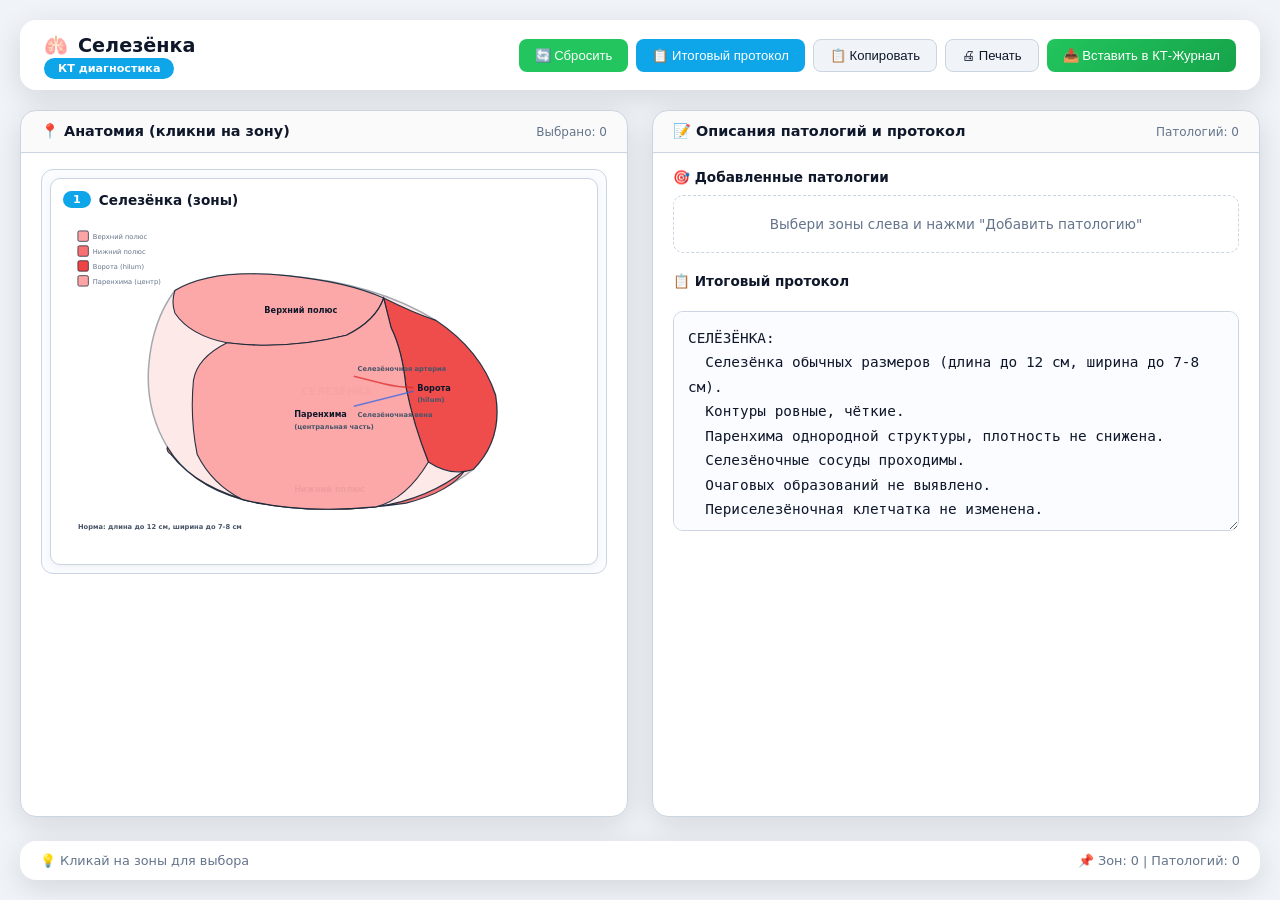
<file: widgets/spleen.html>
<!DOCTYPE html>
<html lang="ru">
<head>
    <meta charset="UTF-8" />
    <meta name="viewport" content="width=device-width, initial-scale=1.0" />
    <title>Селезёнка — КТ диагностика</title>
    <style>
        :root {
            --bg: #f0f4f8; --card: #ffffff; --border: #cbd5e1; --text: #0f172a;
            --muted: #64748b; --primary: #0ea5e9; --success: #22c55e;
            --danger: #ef4444; --warning: #f59e0b;
            --shadow: 0 8px 30px rgba(0,0,0,0.12); --radius: 16px;
            --transition: 0.3s cubic-bezier(0.4,0,0.2,1);
        }
        * { margin: 0; padding: 0; box-sizing: border-box; }
        body { background: var(--bg); color: var(--text); font-family: 'Segoe UI', system-ui, sans-serif; padding: 20px; min-height: 100vh; display: flex; flex-direction: column; }
        .header { display: flex; justify-content: space-between; align-items: center; flex-wrap: wrap; gap: 12px; background: var(--card); padding: 14px 24px; border-radius: var(--radius); box-shadow: var(--shadow); margin-bottom: 20px; }
        .header h1 { font-size: 1.2rem; font-weight: 700; display: flex; align-items: center; gap: 10px; }
        .header .badge { background: var(--primary); color: #fff; padding: 4px 14px; border-radius: 40px; font-size: 0.7rem; font-weight: 600; }
        .toolbar { display: flex; gap: 8px; flex-wrap: wrap; }
        .toolbar button { padding: 8px 16px; border: 1px solid var(--border); border-radius: 8px; background: var(--bg); color: var(--text); font-weight: 500; font-size: 0.82rem; cursor: pointer; transition: all var(--transition); display: flex; align-items: center; gap: 6px; }
        .toolbar button:hover { background: var(--border); transform: translateY(-2px); }
        .toolbar .primary { background: var(--primary); color: #fff; border: none; }
        .toolbar .primary:hover { background: #0284c7; }
        .toolbar .success { background: var(--success); color: #fff; border: none; }
        .toolbar .success:hover { background: #16a34a; }
        .main-grid { display: grid; grid-template-columns: 1fr 1fr; gap: 24px; flex: 1; }
        @media (max-width: 1000px) { .main-grid { grid-template-columns: 1fr; } }
        .card { background: var(--card); border-radius: var(--radius); box-shadow: var(--shadow); border: 1px solid var(--border); overflow: hidden; display: flex; flex-direction: column; }
        .card-header { padding: 12px 20px; background: rgba(0,0,0,0.02); border-bottom: 1px solid var(--border); font-weight: 600; font-size: 0.9rem; display: flex; justify-content: space-between; align-items: center; }
        .card-header .count { font-weight: 400; font-size: 0.75rem; color: var(--muted); }
        .card-body { padding: 16px 20px; flex: 1; overflow: auto; max-height: 800px; }
        .diagrams-container { display: flex; flex-direction: column; gap: 16px; padding: 8px; background: #fafcff; border-radius: 12px; border: 1px solid var(--border); }
        .diagram-section { background: #fff; border-radius: 10px; padding: 12px; border: 1px solid var(--border); box-shadow: 0 2px 8px rgba(0,0,0,0.05); }
        .diagram-title { font-size: 0.85rem; font-weight: 700; color: var(--text); margin-bottom: 8px; display: flex; align-items: center; gap: 8px; }
        .diagram-title .badge { background: var(--primary); color: #fff; padding: 2px 10px; border-radius: 12px; font-size: 0.7rem; }
        .diagram-section svg { width: 100%; height: auto; display: block; }
        .diagram-section svg .organ { cursor: pointer; transition: all 0.3s ease; stroke: #1e293b; stroke-width: 1.5; opacity: 0.95; }
        .diagram-section svg .organ:hover { opacity: 1; filter: brightness(1.08) drop-shadow(0 0 6px rgba(14,165,233,0.3)); }
        .diagram-section svg .organ.selected { stroke: #0284c7; stroke-width: 3; filter: drop-shadow(0 0 10px rgba(14,165,233,0.6)); opacity: 1; }
        .diagram-section svg .organ.has-pathology { stroke: #dc2626; stroke-width: 3; filter: drop-shadow(0 0 14px rgba(239,68,68,0.7)); animation: patho-pulse 1.2s ease-in-out infinite; opacity: 1; }
        @keyframes patho-pulse { 0%,100% { filter: drop-shadow(0 0 6px rgba(239,68,68,0.3)); } 50% { filter: drop-shadow(0 0 20px rgba(239,68,68,0.8)); } }
        .diagram-section svg .organ-label { font-size: 11px; font-weight: 700; fill: #0f172a; pointer-events: none; user-select: none; }
        .diagram-section svg .organ-label-small { font-size: 9px; font-weight: 600; fill: #475569; pointer-events: none; user-select: none; }
        .add-pathology-panel { margin-top: 12px; padding: 12px; background: linear-gradient(135deg, #ede9fe 0%, #e0e7ff 100%); border: 2px dashed #7c3aed; border-radius: 10px; display: none; }
        .add-pathology-panel.show { display: block; }
        .add-pathology-panel .panel-title { font-size: 0.85rem; font-weight: 700; color: #5b21b6; margin-bottom: 8px; }
        .add-pathology-panel .selected-list { font-size: 0.78rem; color: #4b5563; margin-bottom: 10px; line-height: 1.5; }
        .add-pathology-panel .selected-list span { display: inline-block; background: #7c3aed; color: #fff; padding: 2px 8px; border-radius: 10px; font-size: 0.7rem; margin: 2px; }
        .add-pathology-panel .panel-buttons { display: flex; gap: 8px; }
        .add-pathology-panel button { flex: 1; padding: 8px; border-radius: 8px; font-size: 0.82rem; font-weight: 600; cursor: pointer; border: none; transition: all var(--transition); }
        .add-pathology-panel .btn-add { background: #7c3aed; color: #fff; }
        .add-pathology-panel .btn-add:hover { background: #6d28d9; }
        .add-pathology-panel .btn-clear { background: #fff; color: var(--text); border: 1px solid var(--border); }
        .modal-overlay { display: none; position: fixed; top: 0; left: 0; width: 100%; height: 100%; background: rgba(0,0,0,0.5); z-index: 1000; justify-content: center; align-items: center; }
        .modal-overlay.show { display: flex; }
        .modal { background: #fff; border-radius: 16px; padding: 24px; max-width: 500px; width: 90%; max-height: 90vh; overflow-y: auto; box-shadow: 0 20px 60px rgba(0,0,0,0.3); }
        .modal-header { display: flex; justify-content: space-between; align-items: center; margin-bottom: 20px; padding-bottom: 12px; border-bottom: 2px solid var(--border); }
        .modal-header h2 { font-size: 1.1rem; font-weight: 700; color: var(--text); }
        .modal-close { cursor: pointer; font-size: 1.5rem; color: var(--muted); background: none; border: none; padding: 4px 8px; border-radius: 6px; }
        .modal-close:hover { background: var(--bg); color: var(--danger); }
        .pathology-type-list { display: flex; flex-direction: column; gap: 8px; }
        .pathology-type-item { padding: 10px 14px; border-radius: 8px; cursor: pointer; font-size: 0.88rem; display: flex; align-items: center; gap: 10px; border: 1px solid var(--border); transition: all 0.2s; }
        .pathology-type-item:hover { background: #f1f5f9; border-color: var(--primary); }
        .pathology-type-item .color-dot { width: 12px; height: 12px; border-radius: 50%; flex-shrink: 0; }
        .param-form { margin-top: 12px; }
        .param-form .form-group { margin-bottom: 12px; }
        .param-form label { display: block; font-size: 0.8rem; font-weight: 600; color: #4b5563; margin-bottom: 4px; }
        .param-form input, .param-form select, .param-form textarea { width: 100%; padding: 8px 12px; border: 1px solid var(--border); border-radius: 8px; font-size: 0.88rem; background: #fff; font-family: inherit; }
        .param-form input:focus, .param-form select:focus, .param-form textarea:focus { outline: none; border-color: #7c3aed; box-shadow: 0 0 0 3px rgba(124,58,237,0.15); }
        .param-form textarea { min-height: 80px; resize: vertical; }
        .param-form .form-row { display: grid; grid-template-columns: 1fr 1fr; gap: 10px; }
        .param-form .form-buttons { display: flex; gap: 8px; margin-top: 16px; }
        .param-form .form-buttons button { flex: 1; padding: 10px; border-radius: 8px; font-size: 0.88rem; font-weight: 600; cursor: pointer; border: none; }
        .param-form .btn-save { background: #22c55e; color: #fff; }
        .param-form .btn-save:hover { background: #16a34a; }
        .param-form .btn-cancel { background: #fff; color: var(--text); border: 1px solid var(--border); }
        .protocol-section { margin-bottom: 20px; }
        .protocol-section-title { font-size: 0.85rem; font-weight: 700; color: var(--text); margin-bottom: 10px; display: flex; align-items: center; gap: 8px; }
        .pathology-card { background: #f8fafc; border: 1px solid var(--border); border-radius: 10px; padding: 12px; margin-bottom: 10px; border-left: 4px solid var(--primary); }
        .pathology-card.cyst-card { border-left-color: #f59e0b; }
        .pathology-card.trauma-card { border-left-color: #ef4444; }
        .pathology-card.tumor-card { border-left-color: #7c3aed; }
        .pathology-card.inflammation-card { border-left-color: #ef4444; }
        .pathology-card .pc-header { display: flex; justify-content: space-between; align-items: center; margin-bottom: 8px; flex-wrap: wrap; gap: 6px; }
        .pathology-card .pc-title { font-weight: 700; font-size: 0.88rem; display: flex; align-items: center; gap: 6px; }
        .pathology-card .pc-remove { cursor: pointer; color: var(--muted); font-size: 1.1rem; background: none; border: none; padding: 2px 6px; border-radius: 4px; }
        .pathology-card .pc-remove:hover { background: var(--danger); color: #fff; }
        .pathology-card .pc-organs { font-size: 0.75rem; color: var(--muted); margin-bottom: 6px; }
        .pathology-card .pc-organs span { display: inline-block; background: var(--primary); color: #fff; padding: 2px 8px; border-radius: 10px; font-size: 0.7rem; margin: 2px; }
        .pathology-card .pc-params { font-size: 0.75rem; margin-bottom: 6px; }
        .pathology-card .pc-params .param-tag { display: inline-block; padding: 3px 8px; border-radius: 6px; margin: 2px; font-weight: 600; }
        .pathology-card .pc-params .param-tag.size { background: #e0f2fe; color: #0369a1; }
        .pathology-card .pc-desc { font-size: 0.82rem; color: var(--text); line-height: 1.5; background: #fff; padding: 8px; border-radius: 6px; border: 1px solid var(--border); }
        .final-protocol { width: 100%; min-height: 220px; padding: 14px; border: 1px solid var(--border); border-radius: 10px; font-size: 0.9rem; line-height: 1.7; font-family: 'Segoe UI', monospace; background: #fafcff; color: var(--text); resize: vertical; margin-top: 12px; }
        .final-protocol:focus { outline: none; border-color: var(--primary); box-shadow: 0 0 0 3px rgba(14,165,233,0.15); }
        .status-bar { margin-top: 24px; padding: 12px 20px; background: var(--card); border-radius: var(--radius); box-shadow: var(--shadow); font-size: 0.8rem; color: var(--muted); display: flex; flex-wrap: wrap; justify-content: space-between; align-items: center; gap: 10px; }
        .toast { position: fixed; bottom: 20px; right: 20px; background: var(--text); color: #fff; padding: 12px 24px; border-radius: 10px; box-shadow: var(--shadow); opacity: 0; transform: translateY(20px); transition: all 0.3s ease; z-index: 10001; font-size: 0.9rem; }
        .toast.show { opacity: 1; transform: translateY(0); }
        @media (max-width: 700px) { body { padding: 12px; } .header { flex-direction: column; align-items: stretch; } .toolbar { justify-content: stretch; } .toolbar button { flex: 1; justify-content: center; font-size: 0.7rem; padding: 6px 10px; } .card-body { max-height: 500px; padding: 12px; } }
        @media print { .toolbar, .status-bar, .modal-overlay, .add-pathology-panel { display: none !important; } }
    </style>
</head>
<body>

<header class="header">
    <div>
        <h1>🫁 <span>Селезёнка</span></h1>
        <span class="badge">КТ диагностика</span>
    </div>
    <div class="toolbar">
        <button class="success" onclick="resetAll()">🔄 Сбросить</button>
        <button class="primary" onclick="generateFinalProtocol()">📋 Итоговый протокол</button>
        <button onclick="copyToClipboard()">📋 Копировать</button>
        <button onclick="window.print()">🖨 Печать</button>
        <button class="success" onclick="sendToParent()" style="background:linear-gradient(135deg,#22c55e,#16a34a);">📥 Вставить в КТ-Журнал</button>
    </div>
</header>

<div class="main-grid">
    <div class="card">
        <div class="card-header">
            <span>📍 Анатомия (кликни на зону)</span>
            <span class="count" id="organsCount">Выбрано: 0</span>
        </div>
        <div class="card-body">
            <div class="diagrams-container">
                <div class="diagram-section">
                    <div class="diagram-title"><span class="badge">1</span><span>Селезёнка (зоны)</span></div>
                    <svg viewBox="0 0 700 450" xmlns="http://www.w3.org/2000/svg">
                        <!-- Общий контур селезёнки -->
                        <path d="M150 100 Q200 70 300 80 Q420 90 500 140 Q560 180 580 240 Q590 300 550 340 Q500 380 420 390 Q320 400 240 380 Q170 360 140 310 Q110 260 115 200 Q120 140 150 100 Z" 
                              fill="#fecaca" stroke="#1e293b" stroke-width="2" opacity="0.4"/>
                        <text class="organ-label" x="320" y="240" style="font-size:14px; fill:#991b1b; opacity:0.5;">СЕЛЕЗЁНКА</text>

                        <!-- Верхний полюс -->
                        <path class="organ" data-organ="upper_pole" 
                              d="M150 100 Q200 70 300 80 Q380 88 430 110 Q420 140 380 160 Q300 180 220 170 Q170 160 150 130 Q145 115 150 100 Z" 
                              fill="#fca5a5" stroke="#1e293b" stroke-width="1.5"/>
                        <text class="organ-label" x="270" y="130">Верхний полюс</text>

                        <!-- Нижний полюс -->
                        <path class="organ" data-organ="lower_pole" 
                              d="M140 310 Q170 360 240 380 Q320 400 420 390 Q490 380 540 340 Q520 370 460 385 Q360 400 260 385 Q180 365 145 320 Q138 315 140 310 Z" 
                              fill="#f87171" stroke="#1e293b" stroke-width="1.5"/>
                        <text class="organ-label" x="310" y="370">Нижний полюс</text>

                        <!-- Ворота селезёнки (hilum) - медиальная часть -->
                        <path class="organ" data-organ="hilum" 
                              d="M430 110 Q470 130 500 140 Q560 180 580 240 Q590 300 550 340 Q520 350 490 330 Q470 280 460 230 Q455 180 440 150 Q435 130 430 110 Z" 
                              fill="#ef4444" stroke="#1e293b" stroke-width="1.5"/>
                        <text class="organ-label" x="475" y="235">Ворота</text>
                        <text class="organ-label-small" x="475" y="250">(hilum)</text>

                        <!-- Центральная паренхима -->
                        <path class="organ" data-organ="parenchyma" 
                              d="M220 170 Q300 180 380 160 Q420 140 430 110 Q435 130 440 150 Q455 180 460 230 Q470 280 490 330 Q460 380 420 390 Q320 400 240 380 Q200 360 180 320 Q170 270 175 220 Q180 190 220 170 Z" 
                              fill="#fca5a5" stroke="#1e293b" stroke-width="1.5"/>
                        <text class="organ-label" x="310" y="270">Паренхима</text>
                        <text class="organ-label-small" x="310" y="285">(центральная часть)</text>

                        <!-- Сосуды в воротах (схематично) -->
                        <path d="M470 230 Q450 230 430 225 Q410 220 390 215" fill="none" stroke="#dc2626" stroke-width="2" opacity="0.7" pointer-events="none"/>
                        <path d="M470 235 Q450 240 430 245 Q410 250 390 255" fill="none" stroke="#2563eb" stroke-width="2" opacity="0.7" pointer-events="none"/>
                        <text class="organ-label-small" x="395" y="208" fill="#dc2626">Селезёночная артерия</text>
                        <text class="organ-label-small" x="395" y="270" fill="#2563eb">Селезёночная вена</text>

                        <!-- Легенда -->
                        <rect x="20" y="20" width="14" height="14" fill="#fca5a5" rx="2" stroke="#1e293b" stroke-width="1"/>
                        <text x="40" y="31" font-size="9" fill="#64748b">Верхний полюс</text>
                        <rect x="20" y="40" width="14" height="14" fill="#f87171" rx="2" stroke="#1e293b" stroke-width="1"/>
                        <text x="40" y="51" font-size="9" fill="#64748b">Нижний полюс</text>
                        <rect x="20" y="60" width="14" height="14" fill="#ef4444" rx="2" stroke="#1e293b" stroke-width="1"/>
                        <text x="40" y="71" font-size="9" fill="#64748b">Ворота (hilum)</text>
                        <rect x="20" y="80" width="14" height="14" fill="#fca5a5" rx="2" stroke="#1e293b" stroke-width="1"/>
                        <text x="40" y="91" font-size="9" fill="#64748b">Паренхима (центр)</text>

                        <!-- Нормальные размеры -->
                        <text class="organ-label-small" x="20" y="420" fill="#64748b">Норма: длина до 12 см, ширина до 7-8 см</text>
                    </svg>
                </div>

                <div class="add-pathology-panel" id="addPanel">
                    <div class="panel-title">🎯 Выбранные зоны:</div>
                    <div class="selected-list" id="selectedList"></div>
                    <div class="panel-buttons">
                        <button class="btn-add" onclick="openPathologyTypeModal()">➕ Добавить патологию</button>
                        <button class="btn-clear" onclick="clearSelection()">Очистить выбор</button>
                    </div>
                </div>
            </div>
        </div>
    </div>

    <div class="card">
        <div class="card-header">
            <span>📝 Описания патологий и протокол</span>
            <span class="count" id="pathologyCount">Патологий: 0</span>
        </div>
        <div class="card-body">
            <div class="protocol-section">
                <div class="protocol-section-title">🎯 Добавленные патологии</div>
                <div id="pathologiesContainer">
                    <div style="color: var(--muted); font-size: 0.85rem; padding: 20px; text-align: center; border: 1px dashed var(--border); border-radius: 10px;">Выбери зоны слева и нажми "Добавить патологию"</div>
                </div>
            </div>
            <div class="protocol-section" style="margin-top: 20px;">
                <div class="protocol-section-title">📋 Итоговый протокол</div>
                <textarea class="final-protocol" id="finalProtocol">СЕЛЁЗЁНКА:
  Селезёнка обычных размеров (длина до 12 см, ширина до 7-8 см).
  Контуры ровные, чёткие.
  Паренхима однородной структуры, плотность не снижена.
  Селезёночные сосуды проходимы.
  Очаговых образований не выявлено.
  Периселезёночная клетчатка не изменена.

ЗАКЛЮЧЕНИЕ:
  Патологических изменений селезёнки не выявлено.</textarea>
            </div>
        </div>
    </div>
</div>

<div class="modal-overlay" id="typeModal">
    <div class="modal">
        <div class="modal-header">
            <h2>Выбери тип патологии</h2>
            <button class="modal-close" onclick="closeTypeModal()">×</button>
        </div>
        <div class="pathology-type-list" id="typeList"></div>
    </div>
</div>

<div class="modal-overlay" id="paramModal">
    <div class="modal">
        <div class="modal-header">
            <h2 id="paramModalTitle">Параметры</h2>
            <button class="modal-close" onclick="closeParamModal()">×</button>
        </div>
        <div class="param-form" id="paramForm"></div>
    </div>
</div>

<div class="status-bar">
    <span>💡 <span id="statusMessage">Кликай на зоны для выбора</span></span>
    <span>📌 <span id="statusCount">Зон: 0 | Патологий: 0</span></span>
</div>
<div class="toast" id="toast"></div>

<script>
(function() {
    'use strict';

    var organNames = {
        upper_pole: 'верхний полюс',
        lower_pole: 'нижний полюс',
        hilum: 'ворота селезёнки (hilum)',
        parenchyma: 'паренхима (центральная часть)'
    };

    var pathologyTypes = [
        { id: 'cyst', name: '🟡 Киста', color: '#f59e0b', category: 'cyst' },
        { id: 'infarct', name: '🔴 Инфаркт селезёнки', color: '#dc2626', category: 'trauma' },
        { id: 'hematoma', name: '🔴 Гематома', color: '#dc2626', category: 'trauma' },
        { id: 'rupture', name: '🔴 Разрыв селезёнки', color: '#dc2626', category: 'trauma' },
        { id: 'tumor', name: '🟣 Опухоль', color: '#7c3aed', category: 'tumor' },
        { id: 'lymphoma', name: '🟣 Лимфома', color: '#7c3aed', category: 'tumor' },
        { id: 'metastasis', name: '🟣 Метастаз', color: '#7c3aed', category: 'tumor' },
        { id: 'abscess', name: '🔥 Абсцесс', color: '#ef4444', category: 'inflammation' },
        { id: 'splenomegaly', name: '🔵 Спленомегалия', color: '#3b82f6', category: 'inflammation' },
        { id: 'calcification', name: '⚪ Кальцинаты', color: '#6b7280', category: 'inflammation' }
    ];

    var state = {
        selectedOrgans: [],
        pathologies: [],
        currentTypeId: null
    };

    var organs = document.querySelectorAll('.organ');
    var organsCount = document.getElementById('organsCount');
    var pathologyCount = document.getElementById('pathologyCount');
    var statusMessage = document.getElementById('statusMessage');
    var statusCount = document.getElementById('statusCount');
    var toast = document.getElementById('toast');
    var addPanel = document.getElementById('addPanel');
    var selectedList = document.getElementById('selectedList');
    var pathologiesContainer = document.getElementById('pathologiesContainer');
    var finalProtocol = document.getElementById('finalProtocol');
    var typeModal = document.getElementById('typeModal');
    var paramModal = document.getElementById('paramModal');

    function showToast(message) {
        toast.textContent = message;
        toast.classList.add('show');
        setTimeout(function() { toast.classList.remove('show'); }, 3000);
    }

    function log(msg) {
        console.log('[Селезёнка] ' + msg);
    }

    organs.forEach(function(organ) {
        organ.addEventListener('click', function(e) {
            e.stopPropagation();
            var organId = this.getAttribute('data-organ');
            if (!organId) return;
            var idx = state.selectedOrgans.indexOf(organId);
            if (idx >= 0) {
                state.selectedOrgans.splice(idx, 1);
                this.classList.remove('selected');
            } else {
                state.selectedOrgans.push(organId);
                this.classList.add('selected');
            }
            updateSelectionUI();
        });
    });

    function updateSelectionUI() {
        organsCount.textContent = 'Выбрано: ' + state.selectedOrgans.length;
        statusCount.textContent = 'Зон: ' + state.selectedOrgans.length + ' | Патологий: ' + state.pathologies.length;
        if (state.selectedOrgans.length > 0) {
            addPanel.classList.add('show');
            var html = '';
            for (var i = 0; i < state.selectedOrgans.length; i++) {
                html += '<span>' + organNames[state.selectedOrgans[i]] + '</span>';
            }
            selectedList.innerHTML = html;
        } else {
            addPanel.classList.remove('show');
        }
    }

    window.clearSelection = function() {
        for (var i = 0; i < state.selectedOrgans.length; i++) {
            var oid = state.selectedOrgans[i];
            for (var j = 0; j < organs.length; j++) {
                if (organs[j].getAttribute('data-organ') === oid) {
                    organs[j].classList.remove('selected');
                }
            }
        }
        state.selectedOrgans = [];
        updateSelectionUI();
    };

    window.openPathologyTypeModal = function() {
        if (state.selectedOrgans.length === 0) {
            showToast('⚠️ Сначала выбери зоны');
            return;
        }
        var typeList = document.getElementById('typeList');
        typeList.innerHTML = '';
        for (var i = 0; i < pathologyTypes.length; i++) {
            var type = pathologyTypes[i];
            var item = document.createElement('div');
            item.className = 'pathology-type-item';
            item.innerHTML = '<span class="color-dot" style="background:' + type.color + ';"></span><span>' + type.name + '</span>';
            (function(t) {
                item.addEventListener('click', function() {
                    closeTypeModal();
                    openParamModal(t.id);
                });
            })(type);
            typeList.appendChild(item);
        }
        typeModal.classList.add('show');
    };

    window.closeTypeModal = function() {
        typeModal.classList.remove('show');
    };

    function getVal(id) {
        var el = document.getElementById(id);
        return el ? el.value : '';
    }
    function getNum(id) {
        var v = getVal(id);
        return v === '' ? NaN : parseFloat(v);
    }
    function getInt(id) {
        var v = getVal(id);
        return v === '' ? NaN : parseInt(v, 10);
    }

    function openParamModal(typeId) {
        state.currentTypeId = typeId;
        var type = null;
        for (var i = 0; i < pathologyTypes.length; i++) {
            if (pathologyTypes[i].id === typeId) { type = pathologyTypes[i]; break; }
        }
        document.getElementById('paramModalTitle').textContent = 'Параметры: ' + type.name;
        var form = document.getElementById('paramForm');
        var html = '';

        if (typeId === 'cyst') {
            html += '<div class="form-group"><label>Количество:</label><input type="number" id="paramCount" placeholder="Введите число" min="1" step="1"/></div>';
            html += '<div class="form-group"><label>Размеры (мм):</label><div class="form-row"><input type="number" id="paramSize1" placeholder="Длина" step="1"/><input type="number" id="paramSize2" placeholder="Ширина" step="1"/></div></div>';
            html += '<div class="form-group"><label>Тип кисты:</label><select id="paramCystType"><option value="простая">Простая (серозная)</option><option value="посттравматическая">Посттравматическая</option><option value="паразитарная (эхинококк)">Паразитарная (эхинококк)</option><option value="псевдокиста">Псевдокиста</option></select></div>';
            html += '<div class="form-group"><label>Плотность (HU):</label><input type="number" id="paramDensity" placeholder="например, 10" step="1"/><div style="font-size:0.75rem; color:var(--muted); margin-top:4px;">Простая: 0-20 HU</div></div>';
        } else if (typeId === 'infarct') {
            html += '<div class="form-group"><label>Размеры зоны инфаркта (мм):</label><div class="form-row"><input type="number" id="paramSize1" placeholder="Длина" step="1"/><input type="number" id="paramSize2" placeholder="Ширина" step="1"/></div></div>';
            html += '<div class="form-group"><label>Форма:</label><select id="paramShape"><option value="клиновидная">Клиновидная (типичная)</option><option value="округлая">Округлая</option><option value="неправильная">Неправильная</option></select></div>';
            html += '<div class="form-group"><label>Локализация:</label><select id="paramLocation"><option value="субкапсулярно">Субкапсулярно</option><option value="в паренхиме">В паренхиме</option><option value="у ворот">У ворот</option></select></div>';
        } else if (typeId === 'hematoma') {
            html += '<div class="form-group"><label>Размеры гематомы (мм):</label><div class="form-row"><input type="number" id="paramSize1" placeholder="Длина" step="1"/><input type="number" id="paramSize2" placeholder="Ширина" step="1"/></div></div>';
            html += '<div class="form-group"><label>Тип гематомы:</label><select id="paramHematomaType"><option value="субкапсулярная">Субкапсулярная</option><option value="паренхиматозная">Паренхиматозная (внутриорганная)</option><option value="подкапсулярная">Подкапсулярная</option></select></div>';
            html += '<div class="form-group"><label>Плотность (HU):</label><input type="number" id="paramDensity" placeholder="например, 60" step="1"/><div style="font-size:0.75rem; color:var(--muted); margin-top:4px;">Свежая кровь: +40-+70 HU</div></div>';
        } else if (typeId === 'rupture') {
            html += '<div class="form-group"><label>Степень разрыва (по AAST):</label><select id="paramGrade"><option value="I">I — поверхностная надрыв капсулы</option><option value="II">II — разрыв капсулы до 1 см</option><option value="III">III — разрыв капсулы >1 см</option><option value="IV">IV — разрыв с вовлечением сосудов</option><option value="V">V — полное размозжение</option></select></div>';
            html += '<div class="form-group"><label>Свободная жидкость в брюшной полости:</label><select id="paramFreeFluid"><option value="нет">Нет</option><option value="умеренное количество">Умеренное количество</option><option value="большое количество">Большое количество</option></select></div>';
        } else if (typeId === 'tumor' || typeId === 'lymphoma' || typeId === 'metastasis') {
            html += '<div class="form-group"><label>Количество образований:</label><input type="number" id="paramCount" placeholder="Введите число" min="1" step="1"/></div>';
            html += '<div class="form-group"><label>Размеры (мм):</label><div class="form-row"><input type="number" id="paramSize1" placeholder="Длина" step="1"/><input type="number" id="paramSize2" placeholder="Ширина" step="1"/></div></div>';
            if (typeId === 'tumor') {
                html += '<div class="form-group"><label>Тип опухоли:</label><select id="paramTumorType"><option value="гемангиома">Гемангиома</option><option value="лимфангиома">Лимфангиома</option><option value="гамартома">Гамартома</option><option value="другое">Другое</option></select></div>';
            } else if (typeId === 'lymphoma') {
                html += '<div class="form-group"><label>Тип поражения:</label><select id="paramLymphomaType"><option value="очаговое">Очаговое (одно/несколько образований)</option><option value="диффузное">Диффузное (увеличение селезёнки)</option><option value="милиарное">Милиарное (множественные мелкие очаги)</option></select></div>';
            } else {
                html += '<div class="form-group"><label>Первичная опухоль (если известна):</label><input type="text" id="paramPrimaryTumor" placeholder="например, меланома, РМЖ"/></div>';
            }
        } else if (typeId === 'abscess') {
            html += '<div class="form-group"><label>Размеры абсцесса (мм):</label><div class="form-row"><input type="number" id="paramSize1" placeholder="Длина" step="1"/><input type="number" id="paramSize2" placeholder="Ширина" step="1"/></div></div>';
            html += '<div class="form-group"><label>Количество:</label><input type="number" id="paramCount" placeholder="Введите число" min="1" step="1"/></div>';
            html += '<div class="form-group"><label>Признаки:</label><select id="paramSigns" multiple style="min-height:80px;"><option value="капсула">Капсула (кольцо накопления контраста)</option><option value="газ">Газ в полости</option><option value="периспленит">Периспленит (воспаление вокруг)</option><option value="жидкость в брюшной полости">Жидкость в брюшной полости</option></select></div>';
        } else if (typeId === 'splenomegaly') {
            html += '<div class="form-group"><label>Размеры селезёнки (см):</label><div class="form-row"><input type="number" id="paramLength" placeholder="Длина" step="0.1"/><input type="number" id="paramWidth" placeholder="Ширина" step="0.1"/></div><div style="font-size:0.75rem; color:var(--muted); margin-top:4px;">Норма: длина до 12 см, ширина до 7-8 см</div></div>';
            html += '<div class="form-group"><label>Структура паренхимы:</label><select id="paramStructure"><option value="однородная">Однородная</option><option value="неоднородная">Неоднородная</option><option value="с очагами">С очаговыми образованиями</option></select></div>';
        } else if (typeId === 'calcification') {
            html += '<div class="form-group"><label>Характер кальцинатов:</label><select id="paramCalcType"><option value="единичные мелкие">Единичные мелкие</option><option value="множественные мелкие">Множественные мелкие</option><option value="крупные">Крупные</option><option value="периферические (обызвествление капсулы)">Периферические (обызвествление капсулы)</option></select></div>';
            html += '<div class="form-group"><label>Плотность (HU):</label><input type="number" id="paramDensity" placeholder="например, 800" step="10"/><div style="font-size:0.75rem; color:var(--muted); margin-top:4px;">Кальцинаты: >300 HU</div></div>';
        }

        html += '<div class="form-group"><label>Дополнительное описание:</label><textarea id="paramExtra" placeholder="Дополнительные детали..."></textarea></div>';
        html += '<div class="form-buttons"><button class="btn-save" onclick="savePathology()">✅ Сохранить</button><button class="btn-cancel" onclick="closeParamModal()">Отмена</button></div>';
        form.innerHTML = html;
        paramModal.classList.add('show');
    }

    window.closeParamModal = function() {
        paramModal.classList.remove('show');
        state.currentTypeId = null;
    };

    window.savePathology = function() {
        var typeId = state.currentTypeId;
        var type = null;
        for (var i = 0; i < pathologyTypes.length; i++) {
            if (pathologyTypes[i].id === typeId) { type = pathologyTypes[i]; break; }
        }
        var selected = state.selectedOrgans.slice();
        if (selected.length === 0) {
            showToast('⚠️ Нет выбранных зон');
            return;
        }

        var params = {};
        log('Сохраняем патологию типа: ' + typeId);

        if (typeId === 'cyst') {
            params.count = getInt('paramCount');
            params.size1 = getNum('paramSize1');
            params.size2 = getNum('paramSize2');
            params.cystType = getVal('paramCystType');
            params.density = getInt('paramDensity');
            params.extra = getVal('paramExtra');
            if (isNaN(params.count) || params.count < 1) { showToast('⚠️ Укажи количество'); return; }
            if (isNaN(params.size1) || isNaN(params.size2)) { showToast('⚠️ Укажи размеры'); return; }
        } else if (typeId === 'infarct') {
            params.size1 = getNum('paramSize1');
            params.size2 = getNum('paramSize2');
            params.shape = getVal('paramShape');
            params.location = getVal('paramLocation');
            params.extra = getVal('paramExtra');
            if (isNaN(params.size1) || isNaN(params.size2)) { showToast('⚠️ Укажи размеры'); return; }
        } else if (typeId === 'hematoma') {
            params.size1 = getNum('paramSize1');
            params.size2 = getNum('paramSize2');
            params.hematomaType = getVal('paramHematomaType');
            params.density = getInt('paramDensity');
            params.extra = getVal('paramExtra');
            if (isNaN(params.size1) || isNaN(params.size2)) { showToast('⚠️ Укажи размеры'); return; }
        } else if (typeId === 'rupture') {
            params.grade = getVal('paramGrade');
            params.freeFluid = getVal('paramFreeFluid');
            params.extra = getVal('paramExtra');
        } else if (typeId === 'tumor' || typeId === 'lymphoma' || typeId === 'metastasis') {
            params.count = getInt('paramCount');
            params.size1 = getNum('paramSize1');
            params.size2 = getNum('paramSize2');
            params.extra = getVal('paramExtra');
            if (typeId === 'tumor') params.tumorType = getVal('paramTumorType');
            else if (typeId === 'lymphoma') params.lymphomaType = getVal('paramLymphomaType');
            else params.primaryTumor = getVal('paramPrimaryTumor');
            if (isNaN(params.count) || params.count < 1) { showToast('⚠️ Укажи количество'); return; }
            if (isNaN(params.size1) || isNaN(params.size2)) { showToast('⚠️ Укажи размеры'); return; }
        } else if (typeId === 'abscess') {
            params.size1 = getNum('paramSize1');
            params.size2 = getNum('paramSize2');
            params.count = getInt('paramCount');
            var signsEl = document.getElementById('paramSigns');
            params.signs = [];
            if (signsEl) {
                for (var i = 0; i < signsEl.options.length; i++) {
                    if (signsEl.options[i].selected) params.signs.push(signsEl.options[i].value);
                }
            }
            params.extra = getVal('paramExtra');
            if (isNaN(params.size1) || isNaN(params.size2)) { showToast('⚠️ Укажи размеры'); return; }
        } else if (typeId === 'splenomegaly') {
            params.length = getNum('paramLength');
            params.width = getNum('paramWidth');
            params.structure = getVal('paramStructure');
            params.extra = getVal('paramExtra');
            if (isNaN(params.length) || isNaN(params.width)) { showToast('⚠️ Укажи размеры'); return; }
        } else if (typeId === 'calcification') {
            params.calcType = getVal('paramCalcType');
            params.density = getInt('paramDensity');
            params.extra = getVal('paramExtra');
        }

        var pathology = {
            id: 'path_' + Date.now(),
            type: type,
            organs: selected,
            params: params
        };

        state.pathologies.push(pathology);
        log('Добавлено патологий: ' + state.pathologies.length);

        for (var i = 0; i < selected.length; i++) {
            var oid = selected[i];
            for (var j = 0; j < organs.length; j++) {
                if (organs[j].getAttribute('data-organ') === oid) {
                    organs[j].classList.add('has-pathology');
                }
            }
        }

        clearSelection();
        closeParamModal();
        updatePathologiesUI();
        updateFinalProtocol();
        showToast('✅ Патология добавлена: ' + type.name);
    };

    function updatePathologiesUI() {
        pathologyCount.textContent = 'Патологий: ' + state.pathologies.length;
        statusCount.textContent = 'Зон: ' + state.selectedOrgans.length + ' | Патологий: ' + state.pathologies.length;

        if (state.pathologies.length === 0) {
            pathologiesContainer.innerHTML = '<div style="color: var(--muted); font-size: 0.85rem; padding: 20px; text-align: center; border: 1px dashed var(--border); border-radius: 10px;">Выбери зоны слева и нажми "Добавить патологию"</div>';
            return;
        }

        var html = '';
        for (var i = 0; i < state.pathologies.length; i++) {
            var p = state.pathologies[i];
            var params = p.params || {};
            html += '<div class="pathology-card ' + p.type.category + '-card">';
            html += '<div class="pc-header"><div class="pc-title"><span class="color-dot" style="background:' + p.type.color + '; width:12px; height:12px; border-radius:50%; display:inline-block;"></span>' + p.type.name + '</div>';
            html += '<button class="pc-remove" onclick="removePathology(' + i + ')" title="Удалить">×</button></div>';
            html += '<div class="pc-organs">';
            for (var j = 0; j < p.organs.length; j++) {
                html += '<span>' + organNames[p.organs[j]] + '</span>';
            }
            html += '</div>';
            html += '<div class="pc-params">';

            if (p.type.id === 'cyst') {
                html += '<span class="param-tag size">📏 ' + (params.size1 || 0) + '×' + (params.size2 || 0) + ' мм</span>';
                html += '<span class="param-tag">🔢 ' + (params.count || 1) + ' шт</span>';
                html += '<span class="param-tag">🔍 ' + (params.cystType || 'неизвестно') + '</span>';
            } else if (p.type.id === 'infarct') {
                html += '<span class="param-tag size">📏 ' + (params.size1 || 0) + '×' + (params.size2 || 0) + ' мм</span>';
                html += '<span class="param-tag">🔺 ' + (params.shape || 'неизвестно') + '</span>';
            } else if (p.type.id === 'hematoma') {
                html += '<span class="param-tag size">📏 ' + (params.size1 || 0) + '×' + (params.size2 || 0) + ' мм</span>';
                html += '<span class="param-tag">🔍 ' + (params.hematomaType || 'неизвестно') + '</span>';
            } else if (p.type.id === 'rupture') {
                html += '<span class="param-tag">📐 Степень ' + (params.grade || '?') + ' по AAST</span>';
                if (params.freeFluid && params.freeFluid !== 'нет') html += '<span class="param-tag">💧 ' + params.freeFluid + '</span>';
            } else if (p.type.id === 'tumor' || p.type.id === 'lymphoma' || p.type.id === 'metastasis') {
                html += '<span class="param-tag size">📏 ' + (params.size1 || 0) + '×' + (params.size2 || 0) + ' мм</span>';
                html += '<span class="param-tag">🔢 ' + (params.count || 1) + ' шт</span>';
            } else if (p.type.id === 'abscess') {
                html += '<span class="param-tag size">📏 ' + (params.size1 || 0) + '×' + (params.size2 || 0) + ' мм</span>';
                html += '<span class="param-tag">🔢 ' + (params.count || 1) + ' шт</span>';
            } else if (p.type.id === 'splenomegaly') {
                html += '<span class="param-tag size">📏 ' + (params.length || 0) + '×' + (params.width || 0) + ' см</span>';
                html += '<span class="param-tag">🔍 ' + (params.structure || 'неизвестно') + '</span>';
            } else if (p.type.id === 'calcification') {
                html += '<span class="param-tag">⚪ ' + (params.calcType || 'неизвестно') + '</span>';
            }
            html += '</div>';
            html += '<div class="pc-desc">' + generateDescription(p) + '</div>';
            html += '</div>';
        }
        pathologiesContainer.innerHTML = html;
    }

    function generateDescription(p) {
        if (!p || !p.params) return 'Описание недоступно';
        var params = p.params;
        var desc = '';

        if (p.type.id === 'cyst') {
            var count = params.count || 1;
            var word = count === 1 ? 'киста' : (count < 5 ? 'кисты' : 'кист');
            desc = count + ' ' + word + ' размерами ' + (params.size1 || 0) + '×' + (params.size2 || 0) + ' мм, тип: ' + (params.cystType || 'неизвестный') + '.';
            if (params.density) desc += ' Плотность ' + params.density + ' HU.';
        } else if (p.type.id === 'infarct') {
            desc = 'Зона инфаркта ' + (params.shape || 'клиновидной') + ' формы размерами ' + (params.size1 || 0) + '×' + (params.size2 || 0) + ' мм';
            if (params.location) desc += ', локализация: ' + params.location;
            desc += '. Характерна гиподенсная зона без накопления контраста, основанием к капсуле, вершиной к воротам.';
        } else if (p.type.id === 'hematoma') {
            desc = (params.hematomaType || 'Гематома') + ' размерами ' + (params.size1 || 0) + '×' + (params.size2 || 0) + ' мм';
            if (params.density) desc += ', плотность ' + params.density + ' HU';
            desc += '.';
        } else if (p.type.id === 'rupture') {
            desc = 'Разрыв селезёнки, степень ' + (params.grade || '?') + ' по классификации AAST.';
            if (params.freeFluid && params.freeFluid !== 'нет') {
                desc += ' Определяется ' + params.freeFluid + ' свободной жидкости в брюшной полости.';
            }
        } else if (p.type.id === 'tumor') {
            var count = params.count || 1;
            var word = count === 1 ? 'образование' : (count < 5 ? 'образования' : 'образований');
            desc = count + ' ' + word + ' размерами ' + (params.size1 || 0) + '×' + (params.size2 || 0) + ' мм, предположительно ' + (params.tumorType || 'опухоль') + '.';
        } else if (p.type.id === 'lymphoma') {
            var count = params.count || 1;
            desc = 'Лимфоматозное поражение (' + (params.lymphomaType || 'очаговое') + ').';
            if (count > 1) desc += ' Количество очагов: ' + count + '.';
            desc += ' Размеры наибольшего очага: ' + (params.size1 || 0) + '×' + (params.size2 || 0) + ' мм.';
        } else if (p.type.id === 'metastasis') {
            var count = params.count || 1;
            var word = count === 1 ? 'метастаз' : (count < 5 ? 'метастаза' : 'метастазов');
            desc = count + ' ' + word + ' размерами ' + (params.size1 || 0) + '×' + (params.size2 || 0) + ' мм';
            if (params.primaryTumor) desc += ' (первичная опухоль: ' + params.primaryTumor + ')';
            desc += '.';
        } else if (p.type.id === 'abscess') {
            var count = params.count || 1;
            var word = count === 1 ? 'абсцесс' : (count < 5 ? 'абсцесса' : 'абсцессов');
            desc = count + ' ' + word + ' размерами ' + (params.size1 || 0) + '×' + (params.size2 || 0) + ' мм.';
            if (params.signs && params.signs.length > 0) {
                desc += ' Признаки: ' + params.signs.join(', ') + '.';
            }
        } else if (p.type.id === 'splenomegaly') {
            desc = 'Спленомегалия: размеры селезёнки ' + (params.length || 0) + '×' + (params.width || 0) + ' см (норма: до 12×7-8 см).';
            desc += ' Структура паренхимы: ' + (params.structure || 'неизвестно') + '.';
        } else if (p.type.id === 'calcification') {
            desc = (params.calcType || 'Кальцинаты') + '.';
            if (params.density) desc += ' Плотность ' + params.density + ' HU.';
        } else {
            desc = 'Патология: ' + p.type.name + '.';
        }

        if (params.extra) {
            desc += ' ' + params.extra;
        }
        return desc;
    }

    function updateFinalProtocol() {
        log('updateFinalProtocol вызван. Патологий: ' + state.pathologies.length);
        try {
            var text = '';
            var upperPole = [];
            var lowerPole = [];
            var hilum = [];
            var parenchyma = [];
            var diffuse = [];

            for (var i = 0; i < state.pathologies.length; i++) {
                var p = state.pathologies[i];
                if (!p || !p.organs) continue;
                for (var j = 0; j < p.organs.length; j++) {
                    var organId = p.organs[j];
                    var entry = { organId: organId, organName: organNames[organId], pathology: p };
                    if (organId === 'upper_pole') upperPole.push(entry);
                    else if (organId === 'lower_pole') lowerPole.push(entry);
                    else if (organId === 'hilum') hilum.push(entry);
                    else if (organId === 'parenchyma') parenchyma.push(entry);
                }
                if (p.type.id === 'splenomegaly') {
                    diffuse.push(p);
                }
            }

            text += 'СЕЛЁЗЁНКА:\n';
            
            if (diffuse.length > 0) {
                for (var i = 0; i < diffuse.length; i++) {
                    text += '  ' + generateDescription(diffuse[i]) + '\n';
                }
            } else {
                text += '  Селезёнка обычных размеров (длина до 12 см, ширина до 7-8 см).\n';
                text += '  Контуры ровные, чёткие.\n';
            }

            if (parenchyma.length === 0 && upperPole.length === 0 && lowerPole.length === 0 && hilum.length === 0 && diffuse.length === 0) {
                text += '  Паренхима однородной структуры, плотность не снижена.\n';
                text += '  Селезёночные сосуды проходимы.\n';
                text += '  Очаговых образований не выявлено.\n';
            } else {
                if (parenchyma.length > 0) {
                    text += '  В паренхиме (центральной части):\n';
                    for (var i = 0; i < parenchyma.length; i++) {
                        text += '    - ' + generateDescription(parenchyma[i].pathology) + '\n';
                    }
                }
                if (upperPole.length > 0) {
                    text += '  В верхнем полюсе:\n';
                    for (var i = 0; i < upperPole.length; i++) {
                        text += '    - ' + generateDescription(upperPole[i].pathology) + '\n';
                    }
                }
                if (lowerPole.length > 0) {
                    text += '  В нижнем полюсе:\n';
                    for (var i = 0; i < lowerPole.length; i++) {
                        text += '    - ' + generateDescription(lowerPole[i].pathology) + '\n';
                    }
                }
                if (hilum.length > 0) {
                    text += '  В области ворот (hilum):\n';
                    for (var i = 0; i < hilum.length; i++) {
                        text += '    - ' + generateDescription(hilum[i].pathology) + '\n';
                    }
                }
                text += '  Селезёночные сосуды: ' + (hilum.length > 0 ? 'требуют оценки проходимости' : 'проходимы') + '.\n';
            }
            text += '  Периселезёночная клетчатка не изменена.\n\n';

            text += 'ЗАКЛЮЧЕНИЕ:\n';
            if (state.pathologies.length === 0) {
                text += '  Патологических изменений селезёнки не выявлено.\n';
            } else {
                var conclusions = [];
                for (var i = 0; i < state.pathologies.length; i++) {
                    var p = state.pathologies[i];
                    var organsStr = '';
                    for (var j = 0; j < p.organs.length; j++) {
                        if (j > 0) organsStr += ', ';
                        organsStr += organNames[p.organs[j]];
                    }
                    conclusions.push(p.type.name + ' (' + organsStr + '): ' + generateDescription(p));
                }
                text += '  ' + conclusions.join('; ') + '.\n';
                text += '  Рекомендовано: консультация хирурга/гематолога/онколога (в зависимости от характера патологии).\n';
            }

            finalProtocol.value = text;
            log('Протокол успешно обновлен');
        } catch (error) {
            console.error('[Селезёнка] Ошибка в updateFinalProtocol:', error);
            showToast('⚠️ Ошибка: ' + error.message);
        }
    }

    window.removePathology = function(index) {
        state.pathologies.splice(index, 1);
        updatePathologiesUI();
        updateFinalProtocol();
        showToast('🗑 Патология удалена');
    };

    window.generateFinalProtocol = function() {
        updateFinalProtocol();
        showToast('📋 Протокол сформирован');
        finalProtocol.focus();
        finalProtocol.select();
    };

    window.copyToClipboard = function() {
        finalProtocol.select();
        document.execCommand('copy');
        if (navigator.clipboard) {
            navigator.clipboard.writeText(finalProtocol.value).then(function() {
                showToast('✅ Скопировано!');
            }).catch(function() {
                showToast('✅ Скопировано!');
            });
        } else {
            showToast('✅ Скопировано!');
        }
    };

    window.resetAll = function() {
        if (!confirm('Очистить всё?')) return;
        state.selectedOrgans = [];
        state.pathologies = [];
        for (var i = 0; i < organs.length; i++) {
            organs[i].classList.remove('selected', 'has-pathology');
        }
        updateSelectionUI();
        updatePathologiesUI();
        updateFinalProtocol();
        showToast('🔄 Сброшено');
    };

    typeModal.addEventListener('click', function(e) {
        if (e.target === typeModal) closeTypeModal();
    });
    paramModal.addEventListener('click', function(e) {
        if (e.target === paramModal) closeParamModal();
    });

    updateSelectionUI();
    updatePathologiesUI();
    updateFinalProtocol();

    log('Инициализация завершена');
})();

// ============================================================
// ОТПРАВКА РЕЗУЛЬТАТА В РОДИТЕЛЬСКОЕ ОКНО (КТ-Журнал)
// ============================================================
function sendToParent() {
    let text = '';

    const finalEl = document.getElementById('finalProtocol');
    if (finalEl) {
        text = finalEl.value || finalEl.textContent || '';
    }

    const aspectEl = document.getElementById('protocol-text');
    if (!text && aspectEl) {
        text = aspectEl.textContent || '';
    }

    if (!text.trim()) {
        alert('⚠️ Сначала сформируйте протокол (нажмите «📋 Итоговый протокол»)');
        return;
    }

    if (window.parent && window.parent !== window) {
        window.parent.postMessage({
            type: 'widget-result',
            text: text
        }, '*');
    } else {
        if (navigator.clipboard && navigator.clipboard.writeText) {
            navigator.clipboard.writeText(text).then(() => {
                alert('✅ Протокол скопирован в буфер обмена');
            }).catch(() => {
                alert('⚠️ Не удалось скопировать');
            });
        } else {
            alert('✅ Протокол готов: ' + text.substring(0, 100) + '...');
        }
    }
}
</script>

</body>
</html>
</file>
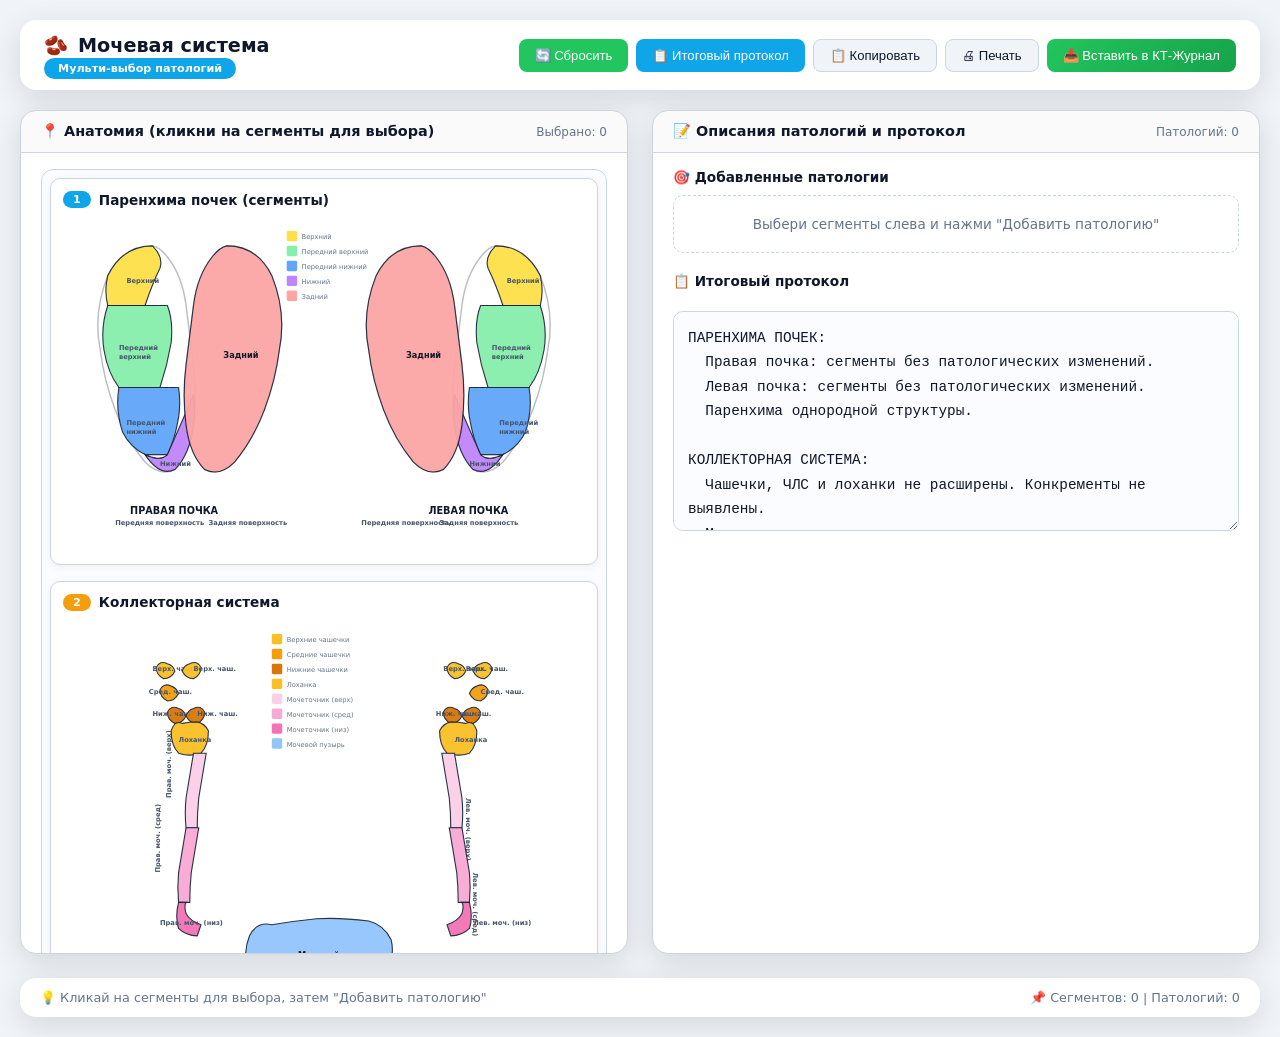
<file: widgets/urinary.html>
<!DOCTYPE html>
<html lang="ru">
<head>
    <meta charset="UTF-8" />
    <meta name="viewport" content="width=device-width, initial-scale=1.0" />
    <title>Мочевая система — мульти-выбор патологий</title>
    <style>
        :root {
            --bg: #f0f4f8;
            --card: #ffffff;
            --border: #cbd5e1;
            --text: #0f172a;
            --muted: #64748b;
            --primary: #0ea5e9;
            --success: #22c55e;
            --danger: #ef4444;
            --warning: #f59e0b;
            --shadow: 0 8px 30px rgba(0, 0, 0, 0.12);
            --radius: 16px;
            --transition: 0.3s cubic-bezier(0.4, 0, 0.2, 1);
        }
        * { margin: 0; padding: 0; box-sizing: border-box; }
        body {
            background: var(--bg);
            color: var(--text);
            font-family: 'Segoe UI', system-ui, sans-serif;
            padding: 20px;
            min-height: 100vh;
            display: flex;
            flex-direction: column;
        }
        .header {
            display: flex;
            justify-content: space-between;
            align-items: center;
            flex-wrap: wrap;
            gap: 12px;
            background: var(--card);
            padding: 14px 24px;
            border-radius: var(--radius);
            box-shadow: var(--shadow);
            margin-bottom: 20px;
        }
        .header h1 { font-size: 1.2rem; font-weight: 700; display: flex; align-items: center; gap: 10px; }
        .header .badge { background: var(--primary); color: #fff; padding: 4px 14px; border-radius: 40px; font-size: 0.7rem; font-weight: 600; }
        .toolbar { display: flex; gap: 8px; flex-wrap: wrap; }
        .toolbar button {
            padding: 8px 16px;
            border: 1px solid var(--border);
            border-radius: 8px;
            background: var(--bg);
            color: var(--text);
            font-weight: 500;
            font-size: 0.82rem;
            cursor: pointer;
            transition: all var(--transition);
            display: flex;
            align-items: center;
            gap: 6px;
        }
        .toolbar button:hover { background: var(--border); transform: translateY(-2px); }
        .toolbar .primary { background: var(--primary); color: #fff; border: none; }
        .toolbar .primary:hover { background: #0284c7; }
        .toolbar .success { background: var(--success); color: #fff; border: none; }
        .toolbar .success:hover { background: #16a34a; }

        .main-grid { display: grid; grid-template-columns: 1fr 1fr; gap: 24px; flex: 1; }
        @media (max-width: 1000px) { .main-grid { grid-template-columns: 1fr; } }

        .card {
            background: var(--card);
            border-radius: var(--radius);
            box-shadow: var(--shadow);
            border: 1px solid var(--border);
            overflow: hidden;
            display: flex;
            flex-direction: column;
        }
        .card-header {
            padding: 12px 20px;
            background: rgba(0, 0, 0, 0.02);
            border-bottom: 1px solid var(--border);
            font-weight: 600;
            font-size: 0.9rem;
            display: flex;
            justify-content: space-between;
            align-items: center;
        }
        .card-header .count { font-weight: 400; font-size: 0.75rem; color: var(--muted); }
        .card-body { padding: 16px 20px; flex: 1; overflow: auto; max-height: 800px; }

        .diagrams-container { display: flex; flex-direction: column; gap: 16px; padding: 8px; background: #fafcff; border-radius: 12px; border: 1px solid var(--border); }
        .diagram-section { background: #fff; border-radius: 10px; padding: 12px; border: 1px solid var(--border); box-shadow: 0 2px 8px rgba(0,0,0,0.05); }
        .diagram-title { font-size: 0.85rem; font-weight: 700; color: var(--text); margin-bottom: 8px; display: flex; align-items: center; gap: 8px; }
        .diagram-title .badge { background: var(--primary); color: #fff; padding: 2px 10px; border-radius: 12px; font-size: 0.7rem; }
        .diagram-title .badge-collector { background: var(--warning); }
        .diagram-section svg { width: 100%; height: auto; display: block; }

        .diagram-section svg .organ { cursor: pointer; transition: all 0.3s ease; stroke: #1e293b; stroke-width: 1.5; opacity: 0.95; }
        .diagram-section svg .organ:hover { opacity: 1; filter: brightness(1.08) drop-shadow(0 0 6px rgba(14, 165, 233, 0.3)); }
        .diagram-section svg .organ.selected { stroke: #0284c7; stroke-width: 3; filter: drop-shadow(0 0 10px rgba(14, 165, 233, 0.6)); opacity: 1; fill-opacity: 1.15; }
        .diagram-section svg .organ.has-pathology { stroke: #dc2626; stroke-width: 2.5; filter: drop-shadow(0 0 8px rgba(239, 68, 68, 0.5)); }

        .diagram-section svg .organ-label { font-size: 11px; font-weight: 700; fill: #0f172a; pointer-events: none; user-select: none; }
        .diagram-section svg .organ-label-small { font-size: 9px; font-weight: 600; fill: #475569; pointer-events: none; user-select: none; }
        .diagram-section svg .segment-divider { stroke: #1e293b; stroke-width: 1.5; stroke-dasharray: 6 4; fill: none; pointer-events: none; opacity: 0.7; }

        .add-pathology-panel {
            margin-top: 12px;
            padding: 12px;
            background: linear-gradient(135deg, #ede9fe 0%, #e0e7ff 100%);
            border: 2px dashed #7c3aed;
            border-radius: 10px;
            display: none;
        }
        .add-pathology-panel.show { display: block; }
        .add-pathology-panel .panel-title {
            font-size: 0.85rem;
            font-weight: 700;
            color: #5b21b6;
            margin-bottom: 8px;
        }
        .add-pathology-panel .selected-list {
            font-size: 0.78rem;
            color: #4b5563;
            margin-bottom: 10px;
            line-height: 1.5;
        }
        .add-pathology-panel .selected-list span {
            display: inline-block;
            background: #7c3aed;
            color: #fff;
            padding: 2px 8px;
            border-radius: 10px;
            font-size: 0.7rem;
            margin: 2px;
        }
        .add-pathology-panel .panel-buttons {
            display: flex;
            gap: 8px;
        }
        .add-pathology-panel button {
            flex: 1;
            padding: 8px;
            border-radius: 8px;
            font-size: 0.82rem;
            font-weight: 600;
            cursor: pointer;
            border: none;
            transition: all var(--transition);
        }
        .add-pathology-panel .btn-add {
            background: #7c3aed;
            color: #fff;
        }
        .add-pathology-panel .btn-add:hover { background: #6d28d9; }
        .add-pathology-panel .btn-clear {
            background: #fff;
            color: var(--text);
            border: 1px solid var(--border);
        }

        .modal-overlay {
            display: none;
            position: fixed;
            top: 0;
            left: 0;
            width: 100%;
            height: 100%;
            background: rgba(0, 0, 0, 0.5);
            z-index: 1000;
            justify-content: center;
            align-items: center;
        }
        .modal-overlay.show { display: flex; }
        .modal {
            background: #fff;
            border-radius: 16px;
            padding: 24px;
            max-width: 500px;
            width: 90%;
            max-height: 90vh;
            overflow-y: auto;
            box-shadow: 0 20px 60px rgba(0, 0, 0, 0.3);
        }
        .modal-header {
            display: flex;
            justify-content: space-between;
            align-items: center;
            margin-bottom: 20px;
            padding-bottom: 12px;
            border-bottom: 2px solid var(--border);
        }
        .modal-header h2 { font-size: 1.1rem; font-weight: 700; color: var(--text); }
        .modal-close {
            cursor: pointer;
            font-size: 1.5rem;
            color: var(--muted);
            background: none;
            border: none;
            padding: 4px 8px;
            border-radius: 6px;
        }
        .modal-close:hover { background: var(--bg); color: var(--danger); }

        .pathology-type-list {
            display: flex;
            flex-direction: column;
            gap: 8px;
        }
        .pathology-type-item {
            padding: 10px 14px;
            border-radius: 8px;
            cursor: pointer;
            font-size: 0.88rem;
            display: flex;
            align-items: center;
            gap: 10px;
            border: 1px solid var(--border);
            transition: all 0.2s;
        }
        .pathology-type-item:hover {
            background: #f1f5f9;
            border-color: var(--primary);
        }
        .pathology-type-item .color-dot {
            width: 12px;
            height: 12px;
            border-radius: 50%;
            flex-shrink: 0;
        }

        .param-form { margin-top: 12px; }
        .param-form .form-group { margin-bottom: 12px; }
        .param-form label { display: block; font-size: 0.8rem; font-weight: 600; color: #4b5563; margin-bottom: 4px; }
        .param-form input, .param-form select, .param-form textarea {
            width: 100%; padding: 8px 12px; border: 1px solid var(--border); border-radius: 8px;
            font-size: 0.88rem; background: #fff; font-family: inherit;
        }
        .param-form input:focus, .param-form select:focus, .param-form textarea:focus {
            outline: none; border-color: #7c3aed; box-shadow: 0 0 0 3px rgba(124, 58, 237, 0.15);
        }
        .param-form textarea { min-height: 80px; resize: vertical; }
        .param-form .form-row { display: grid; grid-template-columns: 1fr 1fr; gap: 10px; }
        .param-form .bosniak-info {
            font-size: 0.75rem; color: var(--muted); background: #f8fafc;
            padding: 8px; border-radius: 6px; margin-top: 6px; line-height: 1.5;
        }
        .param-form .form-buttons { display: flex; gap: 8px; margin-top: 16px; }
        .param-form .form-buttons button {
            flex: 1; padding: 10px; border-radius: 8px; font-size: 0.88rem;
            font-weight: 600; cursor: pointer; border: none;
        }
        .param-form .btn-save { background: #22c55e; color: #fff; }
        .param-form .btn-save:hover { background: #16a34a; }
        .param-form .btn-cancel { background: #fff; color: var(--text); border: 1px solid var(--border); }

        .protocol-section { margin-bottom: 20px; }
        .protocol-section-title { font-size: 0.85rem; font-weight: 700; color: var(--text); margin-bottom: 10px; display: flex; align-items: center; gap: 8px; }

        .pathology-card { background: #f8fafc; border: 1px solid var(--border); border-radius: 10px; padding: 12px; margin-bottom: 10px; border-left: 4px solid var(--primary); }
        .pathology-card.cyst-card { border-left-color: #f59e0b; }
        .pathology-card.stone-card { border-left-color: #dc2626; }
        .pathology-card.trauma-card { border-left-color: #ef4444; }
        .pathology-card.tumor-card { border-left-color: #7c3aed; }
        .pathology-card.hydro-card { border-left-color: #f97316; }
        .pathology-card .pc-header { display: flex; justify-content: space-between; align-items: center; margin-bottom: 8px; flex-wrap: wrap; gap: 6px; }
        .pathology-card .pc-title { font-weight: 700; font-size: 0.88rem; display: flex; align-items: center; gap: 6px; }
        .pathology-card .pc-remove { cursor: pointer; color: var(--muted); font-size: 1.1rem; background: none; border: none; padding: 2px 6px; border-radius: 4px; }
        .pathology-card .pc-remove:hover { background: var(--danger); color: #fff; }
        .pathology-card .pc-organs { font-size: 0.75rem; color: var(--muted); margin-bottom: 6px; }
        .pathology-card .pc-organs span { display: inline-block; background: var(--primary); color: #fff; padding: 2px 8px; border-radius: 10px; font-size: 0.7rem; margin: 2px; }
        .pathology-card .pc-params { font-size: 0.75rem; margin-bottom: 6px; }
        .pathology-card .pc-params .param-tag { display: inline-block; padding: 3px 8px; border-radius: 6px; margin: 2px; font-weight: 600; }
        .pathology-card .pc-params .param-tag.size { background: #e0f2fe; color: #0369a1; }
        .pathology-card .pc-params .param-tag.bosniak { background: #f3e8ff; color: #7c3aed; }
        .pathology-card .pc-params .param-tag.count { background: #fef3c7; color: #92400e; }
        .pathology-card .pc-params .param-tag.stone-info { background: #fee2e2; color: #dc2626; }
        .pathology-card .pc-params .param-tag.obstruction { background: #fecaca; color: #991b1b; }
        .pathology-card .pc-desc { font-size: 0.82rem; color: var(--text); line-height: 1.5; background: #fff; padding: 8px; border-radius: 6px; border: 1px solid var(--border); }

        .final-protocol { width: 100%; min-height: 220px; padding: 14px; border: 1px solid var(--border); border-radius: 10px; font-size: 0.9rem; line-height: 1.7; font-family: 'Segoe UI', monospace; background: #fafcff; color: var(--text); resize: vertical; margin-top: 12px; }
        .final-protocol:focus { outline: none; border-color: var(--primary); box-shadow: 0 0 0 3px rgba(14, 165, 233, 0.15); }

        .status-bar { margin-top: 24px; padding: 12px 20px; background: var(--card); border-radius: var(--radius); box-shadow: var(--shadow); font-size: 0.8rem; color: var(--muted); display: flex; flex-wrap: wrap; justify-content: space-between; align-items: center; gap: 10px; }

        .toast { position: fixed; bottom: 20px; right: 20px; background: var(--text); color: #fff; padding: 12px 24px; border-radius: 10px; box-shadow: var(--shadow); opacity: 0; transform: translateY(20px); transition: all 0.3s ease; z-index: 10001; font-size: 0.9rem; }
        .toast.show { opacity: 1; transform: translateY(0); }

        @media (max-width: 700px) {
            body { padding: 12px; }
            .header { flex-direction: column; align-items: stretch; }
            .toolbar { justify-content: stretch; }
            .toolbar button { flex: 1; justify-content: center; font-size: 0.7rem; padding: 6px 10px; }
            .card-body { max-height: 500px; padding: 12px; }
        }
        @media print {
            .toolbar, .status-bar, .modal-overlay, .add-pathology-panel { display: none !important; }
            .diagram-section svg .organ { cursor: default !important; }
            .diagram-section svg .organ.selected { stroke: #000 !important; stroke-width: 2.5 !important; filter: none !important; }
        }
    </style>
</head>
<body>

    <header class="header">
        <div>
            <h1>🫘 <span>Мочевая система</span></h1>
            <span class="badge">Мульти-выбор патологий</span>
        </div>
        <div class="toolbar">
            <button class="success" onclick="resetAll()">🔄 Сбросить</button>
            <button class="primary" onclick="generateFinalProtocol()">📋 Итоговый протокол</button>
            <button onclick="copyToClipboard()">📋 Копировать</button>
            <button onclick="window.print()">🖨 Печать</button>
            <button class="success" onclick="sendToParent()" style="background:linear-gradient(135deg,#22c55e,#16a34a);">📥 Вставить в КТ-Журнал</button>
        </div>
    </header>

    <div class="main-grid">

        <div class="card">
            <div class="card-header">
                <span>📍 Анатомия (кликни на сегменты для выбора)</span>
                <span class="count" id="organsCount">Выбрано: 0</span>
            </div>
            <div class="card-body">
                <div class="diagrams-container">

                    <div class="diagram-section">
                        <div class="diagram-title"><span class="badge">1</span><span>Паренхима почек (сегменты)</span></div>
                        <svg viewBox="0 0 700 450" xmlns="http://www.w3.org/2000/svg">
                            <g id="right_kidney_front">
                                <path d="M120 40 Q80 40 60 80 Q40 130 50 180 Q55 220 70 260 Q85 300 110 330 Q130 350 150 340 Q170 320 175 280 Q180 240 175 200 Q170 160 165 120 Q160 80 140 55 Q130 42 120 40 Z" fill="none" stroke="#1e293b" stroke-width="2" opacity="0.3"/>
                                <path class="organ" data-organ="right_kidney_upper" d="M120 40 Q80 40 60 80 Q55 100 60 120 L110 120 Q120 90 130 70 Q135 55 120 40 Z" fill="#fde047"/>
                                <path class="organ" data-organ="right_kidney_ant_upper" d="M60 120 Q50 150 55 180 Q60 210 75 230 L130 230 Q140 200 145 170 Q148 140 140 120 L110 120 Q90 120 60 120 Z" fill="#86efac"/>
                                <path class="organ" data-organ="right_kidney_ant_lower" d="M75 230 Q70 260 80 290 Q90 310 110 320 L140 320 Q150 300 155 270 Q158 250 155 230 L130 230 Q100 230 75 230 Z" fill="#60a5fa"/>
                                <path class="organ" data-organ="right_kidney_lower" d="M110 320 Q130 350 150 340 Q170 320 175 280 Q178 260 175 240 L140 320 Q130 330 110 320 Z" fill="#c084fc"/>
                                <path class="segment-divider" d="M60 120 Q90 120 140 120"/>
                                <path class="segment-divider" d="M75 230 Q100 230 155 230"/>
                                <path class="segment-divider" d="M110 320 Q130 330 140 320"/>
                                <text class="organ-label-small" x="85" y="90">Верхний</text>
                                <text class="organ-label-small" x="75" y="180">Передний</text>
                                <text class="organ-label-small" x="75" y="192">верхний</text>
                                <text class="organ-label-small" x="85" y="280">Передний</text>
                                <text class="organ-label-small" x="85" y="292">нижний</text>
                                <text class="organ-label-small" x="130" y="335">Нижний</text>
                            </g>
                            <g id="right_kidney_back">
                                <path d="M220 40 Q260 40 280 80 Q300 130 290 180 Q285 220 270 260 Q255 300 230 330 Q210 350 190 340 Q170 320 165 280 Q160 240 165 200 Q170 160 175 120 Q180 80 200 55 Q210 42 220 40 Z" fill="none" stroke="#1e293b" stroke-width="2" opacity="0.3"/>
                                <path class="organ" data-organ="right_kidney_posterior" d="M220 40 Q260 40 280 80 Q300 130 290 180 Q285 220 270 260 Q255 300 230 330 Q210 350 190 340 Q170 320 165 280 Q160 240 165 200 Q170 160 175 120 Q180 80 200 55 Q210 42 220 40 Z" fill="#fca5a5"/>
                                <text class="organ-label" x="215" y="190">Задний</text>
                            </g>
                            <text class="organ-label" x="90" y="400" style="font-size:13px; font-weight:700;">ПРАВАЯ ПОЧКА</text>
                            <text class="organ-label-small" x="70" y="415">Передняя поверхность</text>
                            <text class="organ-label-small" x="195" y="415">Задняя поверхность</text>

                            <g id="left_kidney_front">
                                <path d="M580 40 Q620 40 640 80 Q660 130 650 180 Q645 220 630 260 Q615 300 590 330 Q570 350 550 340 Q530 320 525 280 Q520 240 525 200 Q530 160 535 120 Q540 80 560 55 Q570 42 580 40 Z" fill="none" stroke="#1e293b" stroke-width="2" opacity="0.3"/>
                                <path class="organ" data-organ="left_kidney_upper" d="M580 40 Q620 40 640 80 Q645 100 640 120 L590 120 Q580 90 570 70 Q565 55 580 40 Z" fill="#fde047"/>
                                <path class="organ" data-organ="left_kidney_ant_upper" d="M640 120 Q650 150 645 180 Q640 210 625 230 L570 230 Q560 200 555 170 Q552 140 560 120 L590 120 Q610 120 640 120 Z" fill="#86efac"/>
                                <path class="organ" data-organ="left_kidney_ant_lower" d="M625 230 Q630 260 620 290 Q610 310 590 320 L560 320 Q550 300 545 270 Q542 250 545 230 L570 230 Q600 230 625 230 Z" fill="#60a5fa"/>
                                <path class="organ" data-organ="left_kidney_lower" d="M590 320 Q570 350 550 340 Q530 320 525 280 Q522 260 525 240 L560 320 Q570 330 590 320 Z" fill="#c084fc"/>
                                <path class="segment-divider" d="M640 120 Q610 120 560 120"/>
                                <path class="segment-divider" d="M625 230 Q600 230 545 230"/>
                                <path class="segment-divider" d="M590 320 Q570 330 560 320"/>
                                <text class="organ-label-small" x="595" y="90">Верхний</text>
                                <text class="organ-label-small" x="575" y="180">Передний</text>
                                <text class="organ-label-small" x="575" y="192">верхний</text>
                                <text class="organ-label-small" x="585" y="280">Передний</text>
                                <text class="organ-label-small" x="585" y="292">нижний</text>
                                <text class="organ-label-small" x="545" y="335">Нижний</text>
                            </g>
                            <g id="left_kidney_back">
                                <path d="M480 40 Q440 40 420 80 Q400 130 410 180 Q415 220 430 260 Q445 300 470 330 Q490 350 510 340 Q530 320 535 280 Q540 240 535 200 Q530 160 525 120 Q520 80 500 55 Q490 42 480 40 Z" fill="none" stroke="#1e293b" stroke-width="2" opacity="0.3"/>
                                <path class="organ" data-organ="left_kidney_posterior" d="M480 40 Q440 40 420 80 Q400 130 410 180 Q415 220 430 260 Q445 300 470 330 Q490 350 510 340 Q530 320 535 280 Q540 240 535 200 Q530 160 525 120 Q520 80 500 55 Q490 42 480 40 Z" fill="#fca5a5"/>
                                <text class="organ-label" x="460" y="190">Задний</text>
                            </g>
                            <text class="organ-label" x="490" y="400" style="font-size:13px; font-weight:700;">ЛЕВАЯ ПОЧКА</text>
                            <text class="organ-label-small" x="505" y="415">Задняя поверхность</text>
                            <text class="organ-label-small" x="400" y="415">Передняя поверхность</text>

                            <rect x="300" y="20" width="14" height="14" fill="#fde047" rx="2"/><text x="320" y="31" font-size="9" fill="#64748b">Верхний</text>
                            <rect x="300" y="40" width="14" height="14" fill="#86efac" rx="2"/><text x="320" y="51" font-size="9" fill="#64748b">Передний верхний</text>
                            <rect x="300" y="60" width="14" height="14" fill="#60a5fa" rx="2"/><text x="320" y="71" font-size="9" fill="#64748b">Передний нижний</text>
                            <rect x="300" y="80" width="14" height="14" fill="#c084fc" rx="2"/><text x="320" y="91" font-size="9" fill="#64748b">Нижний</text>
                            <rect x="300" y="100" width="14" height="14" fill="#fca5a5" rx="2"/><text x="320" y="111" font-size="9" fill="#64748b">Задний</text>
                        </svg>
                    </div>

                    <div class="diagram-section">
                        <div class="diagram-title"><span class="badge badge-collector">2</span><span>Коллекторная система</span></div>
                        <svg viewBox="0 0 700 450" xmlns="http://www.w3.org/2000/svg">
                            <path class="organ" data-organ="right_calyx_upper" d="M140 60 Q130 55 125 65 Q125 75 135 80 Q145 80 150 70 Q148 62 140 60 Z" fill="#fbbf24"/>
                            <text class="organ-label-small" x="120" y="70">Верх. чаш.</text>
                            <path class="organ" data-organ="right_calyx_upper2" d="M170 60 Q180 55 185 65 Q185 75 175 80 Q165 80 160 70 Q162 62 170 60 Z" fill="#fbbf24"/>
                            <text class="organ-label-small" x="175" y="70">Верх. чаш.</text>
                            <path class="organ" data-organ="right_calyx_middle" d="M145 90 Q135 85 130 95 Q130 105 140 110 Q150 110 155 100 Q152 92 145 90 Z" fill="#f59e0b"/>
                            <text class="organ-label-small" x="115" y="100">Сред. чаш.</text>
                            <path class="organ" data-organ="right_calyx_lower" d="M155 120 Q145 115 140 125 Q140 135 150 140 Q160 140 165 130 Q162 122 155 120 Z" fill="#d97706"/>
                            <text class="organ-label-small" x="120" y="130">Ниж. чаш.</text>
                            <path class="organ" data-organ="right_calyx_lower2" d="M175 120 Q185 115 190 125 Q190 135 180 140 Q170 140 165 130 Q168 122 175 120 Z" fill="#d97706"/>
                            <text class="organ-label-small" x="180" y="130">Ниж. чаш.</text>
                            <path class="organ" data-organ="right_pelvis" d="M160 140 Q150 135 145 150 Q145 170 155 180 Q170 185 185 180 Q195 170 195 150 Q190 140 180 138 Q170 138 160 140 Z" fill="#fbbf24"/>
                            <text class="organ-label-small" x="155" y="165">Лоханка</text>
                            <path class="organ" data-organ="right_ureter_upper" d="M175 180 Q170 210 165 240 Q163 260 165 280 L180 280 Q180 260 182 240 Q187 210 192 180 Z" fill="#fbcfe8"/>
                            <text class="organ-label-small" x="145" y="240" transform="rotate(-90 145 240)">Прав. моч. (верх)</text>
                            <path class="organ" data-organ="right_ureter_middle" d="M165 280 Q160 310 155 340 Q153 360 155 380 L170 380 Q170 360 172 340 Q177 310 182 280 Z" fill="#f9a8d4"/>
                            <text class="organ-label-small" x="130" y="340" transform="rotate(-90 130 340)">Прав. моч. (сред)</text>
                            <path class="organ" data-organ="right_ureter_lower" d="M155 380 Q150 400 155 415 Q165 425 180 425 L185 410 Q170 405 165 395 Q162 385 165 380 Z" fill="#f472b6"/>
                            <text class="organ-label-small" x="130" y="410">Прав. моч. (низ)</text>

                            <path class="organ" data-organ="left_calyx_upper" d="M560 60 Q570 55 575 65 Q575 75 565 80 Q555 80 550 70 Q552 62 560 60 Z" fill="#fbbf24"/>
                            <text class="organ-label-small" x="540" y="70">Верх. чаш.</text>
                            <path class="organ" data-organ="left_calyx_upper2" d="M530 60 Q520 55 515 65 Q515 75 525 80 Q535 80 540 70 Q538 62 530 60 Z" fill="#fbbf24"/>
                            <text class="organ-label-small" x="510" y="70">Верх. чаш.</text>
                            <path class="organ" data-organ="left_calyx_middle" d="M555 90 Q565 85 570 95 Q570 105 560 110 Q550 110 545 100 Q548 92 555 90 Z" fill="#f59e0b"/>
                            <text class="organ-label-small" x="560" y="100">Сред. чаш.</text>
                            <path class="organ" data-organ="left_calyx_lower" d="M545 120 Q555 115 560 125 Q560 135 550 140 Q540 140 535 130 Q538 122 545 120 Z" fill="#d97706"/>
                            <text class="organ-label-small" x="520" y="130">Ниж. чаш.</text>
                            <path class="organ" data-organ="left_calyx_lower2" d="M525 120 Q515 115 510 125 Q510 135 520 140 Q530 140 535 130 Q532 122 525 120 Z" fill="#d97706"/>
                            <text class="organ-label-small" x="500" y="130">Ниж. чаш.</text>
                            <path class="organ" data-organ="left_pelvis" d="M540 140 Q550 135 555 150 Q555 170 545 180 Q530 185 515 180 Q505 170 505 150 Q510 140 520 138 Q530 138 540 140 Z" fill="#fbbf24"/>
                            <text class="organ-label-small" x="525" y="165">Лоханка</text>
                            <path class="organ" data-organ="left_ureter_upper" d="M525 180 Q530 210 535 240 Q537 260 535 280 L520 280 Q520 260 518 240 Q513 210 508 180 Z" fill="#fbcfe8"/>
                            <text class="organ-label-small" x="540" y="240" transform="rotate(90 540 240)">Лев. моч. (верх)</text>
                            <path class="organ" data-organ="left_ureter_middle" d="M535 280 Q540 310 545 340 Q547 360 545 380 L530 380 Q530 360 528 340 Q523 310 518 280 Z" fill="#f9a8d4"/>
                            <text class="organ-label-small" x="550" y="340" transform="rotate(90 550 340)">Лев. моч. (сред)</text>
                            <path class="organ" data-organ="left_ureter_lower" d="M545 380 Q550 400 545 415 Q535 425 520 425 L515 410 Q530 405 535 395 Q538 385 535 380 Z" fill="#f472b6"/>
                            <text class="organ-label-small" x="550" y="410">Лев. моч. (низ)</text>

                            <path class="organ" data-organ="bladder" d="M280 410 Q260 405 250 425 Q240 450 250 475 Q270 495 310 500 Q350 502 390 495 Q420 485 435 470 Q445 450 440 430 Q430 410 410 405 Q370 400 340 402 Q310 405 280 410 Z" fill="#93c5fd"/>
                            <text class="organ-label" x="315" y="455">Мочевой пузырь</text>

                            <rect x="280" y="20" width="14" height="14" fill="#fbbf24" rx="2"/><text x="300" y="31" font-size="9" fill="#64748b">Верхние чашечки</text>
                            <rect x="280" y="40" width="14" height="14" fill="#f59e0b" rx="2"/><text x="300" y="51" font-size="9" fill="#64748b">Средние чашечки</text>
                            <rect x="280" y="60" width="14" height="14" fill="#d97706" rx="2"/><text x="300" y="71" font-size="9" fill="#64748b">Нижние чашечки</text>
                            <rect x="280" y="80" width="14" height="14" fill="#fbbf24" rx="2"/><text x="300" y="91" font-size="9" fill="#64748b">Лоханка</text>
                            <rect x="280" y="100" width="14" height="14" fill="#fbcfe8" rx="2"/><text x="300" y="111" font-size="9" fill="#64748b">Мочеточник (верх)</text>
                            <rect x="280" y="120" width="14" height="14" fill="#f9a8d4" rx="2"/><text x="300" y="131" font-size="9" fill="#64748b">Мочеточник (сред)</text>
                            <rect x="280" y="140" width="14" height="14" fill="#f472b6" rx="2"/><text x="300" y="151" font-size="9" fill="#64748b">Мочеточник (низ)</text>
                            <rect x="280" y="160" width="14" height="14" fill="#93c5fd" rx="2"/><text x="300" y="171" font-size="9" fill="#64748b">Мочевой пузырь</text>
                        </svg>
                    </div>

                    <div class="add-pathology-panel" id="addPanel">
                        <div class="panel-title">🎯 Выбранные сегменты/структуры:</div>
                        <div class="selected-list" id="selectedList"></div>
                        <div class="panel-buttons">
                            <button class="btn-add" onclick="openPathologyTypeModal()">➕ Добавить патологию</button>
                            <button class="btn-clear" onclick="clearSelection()">Очистить выбор</button>
                        </div>
                    </div>

                </div>
            </div>
        </div>

        <div class="card">
            <div class="card-header">
                <span>📝 Описания патологий и протокол</span>
                <span class="count" id="pathologyCount">Патологий: 0</span>
            </div>
            <div class="card-body">
                <div class="protocol-section">
                    <div class="protocol-section-title">🎯 Добавленные патологии</div>
                    <div id="pathologiesContainer">
                        <div style="color: var(--muted); font-size: 0.85rem; padding: 20px; text-align: center; border: 1px dashed var(--border); border-radius: 10px;">Выбери сегменты слева и нажми "Добавить патологию"</div>
                    </div>
                </div>
                <div class="protocol-section" style="margin-top: 20px;">
                    <div class="protocol-section-title">📋 Итоговый протокол</div>
                    <textarea class="final-protocol" id="finalProtocol">ПАРЕНХИМА ПОЧЕК:
  Правая почка: сегменты без патологических изменений.
  Левая почка: сегменты без патологических изменений.
  Паренхима однородной структуры.

КОЛЛЕКТОРНАЯ СИСТЕМА:
  Чашечки, ЧЛС и лоханки не расширены. Конкременты не выявлены.
  Мочеточники не расширены.
  Мочевой пузырь: стенки равномерные.

ЗАКЛЮЧЕНИЕ:
  Патологических изменений не выявлено.</textarea>
                </div>
            </div>
        </div>
    </div>

    <div class="modal-overlay" id="typeModal">
        <div class="modal">
            <div class="modal-header">
                <h2>Выбери тип патологии</h2>
                <button class="modal-close" onclick="closeTypeModal()">×</button>
            </div>
            <div class="pathology-type-list" id="typeList"></div>
        </div>
    </div>

    <div class="modal-overlay" id="paramModal">
        <div class="modal">
            <div class="modal-header">
                <h2 id="paramModalTitle">Параметры</h2>
                <button class="modal-close" onclick="closeParamModal()">×</button>
            </div>
            <div class="param-form" id="paramForm"></div>
        </div>
    </div>

    <div class="status-bar">
        <span>💡 <span id="statusMessage">Кликай на сегменты для выбора, затем "Добавить патологию"</span></span>
        <span>📌 <span id="statusCount">Сегментов: 0 | Патологий: 0</span></span>
    </div>
    <div class="toast" id="toast"></div>

    <script>
        (function() {
            'use strict';

            const organNames = {
                right_kidney_upper: 'правая почка: верхний сегмент',
                right_kidney_ant_upper: 'правая почка: передне-верхний сегмент',
                right_kidney_ant_lower: 'правая почка: передне-нижний сегмент',
                right_kidney_lower: 'правая почка: нижний сегмент',
                right_kidney_posterior: 'правая почка: задний сегмент',
                left_kidney_upper: 'левая почка: верхний сегмент',
                left_kidney_ant_upper: 'левая почка: передне-верхний сегмент',
                left_kidney_ant_lower: 'левая почка: передне-нижний сегмент',
                left_kidney_lower: 'левая почка: нижний сегмент',
                left_kidney_posterior: 'левая почка: задний сегмент',
                right_calyx_upper: 'правая почка: верхняя чашечка',
                right_calyx_upper2: 'правая почка: верхняя чашечка (доп.)',
                right_calyx_middle: 'правая почка: средняя чашечка',
                right_calyx_lower: 'правая почка: нижняя чашечка',
                right_calyx_lower2: 'правая почка: нижняя чашечка (доп.)',
                left_calyx_upper: 'левая почка: верхняя чашечка',
                left_calyx_upper2: 'левая почка: верхняя чашечка (доп.)',
                left_calyx_middle: 'левая почка: средняя чашечка',
                left_calyx_lower: 'левая почка: нижняя чашечка',
                left_calyx_lower2: 'левая почка: нижняя чашечка (доп.)',
                right_pelvis: 'правая лоханка/ЧЛС',
                left_pelvis: 'левая лоханка/ЧЛС',
                right_ureter_upper: 'правый мочеточник (верхний отдел)',
                right_ureter_middle: 'правый мочеточник (средний отдел)',
                right_ureter_lower: 'правый мочеточник (нижний отдел)',
                left_ureter_upper: 'левый мочеточник (верхний отдел)',
                left_ureter_middle: 'левый мочеточник (средний отдел)',
                left_ureter_lower: 'левый мочеточник (нижний отдел)',
                bladder: 'мочевой пузырь'
            };

            function getKidneySide(organId) {
                if (organId.startsWith('right')) return 'right';
                if (organId.startsWith('left')) return 'left';
                return null;
            }

            function getKidneyPart(organId) {
                if (organId.includes('kidney')) return 'parenchyma';
                if (organId.includes('calyx') || organId.includes('pelvis')) return 'collecting';
                if (organId.includes('ureter')) return 'ureter';
                if (organId === 'bladder') return 'bladder';
                return 'other';
            }

            function getSegmentShortName(organId) {
                const map = {
                    'upper': 'верхний',
                    'ant_upper': 'передне-верхний',
                    'ant_lower': 'передне-нижний',
                    'lower': 'нижний',
                    'posterior': 'задний'
                };
                const key = organId.replace(/^(right|left)_kidney_/, '');
                return map[key] || key;
            }

            function pluralizeNumber(n, forms) {
                const abs = Math.abs(n) % 100;
                const n1 = abs % 10;
                if (abs > 10 && abs < 20) return forms[2];
                if (n1 > 1 && n1 < 5) return forms[1];
                if (n1 === 1) return forms[0];
                return forms[2];
            }

            function getStoneWord(n) {
                return pluralizeNumber(n, ['конкремент', 'конкремента', 'конкрементов']);
            }

            function getCystWord(n) {
                return pluralizeNumber(n, ['киста', 'кисты', 'кист']);
            }

            function formatSegmentsList(segmentShortNames) {
                if (segmentShortNames.length === 0) return '';
                if (segmentShortNames.length === 1) return 'в ' + segmentShortNames[0] + ' сегменте';
                if (segmentShortNames.length === 2) return 'в ' + segmentShortNames[0] + ' и ' + segmentShortNames[1] + ' сегментах';
                const last = segmentShortNames[segmentShortNames.length - 1];
                const rest = segmentShortNames.slice(0, -1);
                return 'в ' + rest.join(', ') + ' и ' + last + ' сегментах';
            }

            const pathologyTypes = [
                { id: 'cyst', name: '🟡 Киста', color: '#f59e0b', category: 'cyst' },
                { id: 'stone', name: '🔴 Камень (конкремент)', color: '#dc2626', category: 'stone' },
                { id: 'contusion', name: '🔴 Ушиб (контузия)', color: '#ef4444', category: 'trauma' },
                { id: 'laceration', name: '🔴 Разрыв паренхимы (лацерация)', color: '#ef4444', category: 'trauma' },
                { id: 'hematoma_subcapsular', name: '🔴 Субкапсулярная гематома', color: '#ef4444', category: 'trauma' },
                { id: 'hematoma_perinephral', name: '🔴 Перинефральная гематома', color: '#ef4444', category: 'trauma' },
                { id: 'tumor', name: '🟣 Опухоль', color: '#7c3aed', category: 'tumor' },
                { id: 'pyelonephritis', name: '🔥 Пиелонефрит', color: '#ef4444', category: 'inflammation' },
                { id: 'hydronephrosis', name: '🟠 Гидронефроз', color: '#f97316', category: 'hydro' }
            ];

            const bosniakDescriptions = {
                'I': 'Простая киста: тонкая стенка, однородное жидкостное содержимое (0–20 HU), отсутствие перегородок, узлов, кальцинатов. Доброкачественная.',
                'IIF': 'Минимально сложная киста: несколько тонких перегородок, минимальное утолщение стенки, мелкие кальцинаты. Риск малигнизации ~5%. Требуется наблюдение.',
                'III': 'Неопределённая киста: утолщённые/неровные перегородки или стенка, накопление контраста. Риск малигнизации ~50%. Показано хирургическое лечение.',
                'IV': 'Злокачественное кистозное образование: мягкотканные узловые компоненты с накоплением контраста. Риск малигнизации ~90–100%. Радикальное лечение.'
            };

            const traumaDescriptions = {
                'contusion': 'зона ушиба (контузии) — гиподенсный участок неправильной формы с нечёткими контурами, без чёткой линии разрыва, с замедленным контрастированием',
                'laceration': 'разрыв паренхимы (лацерация) — линейный или неправильной формы гиподенсный дефект, проходящий через паренхиму, с неровными зубчатыми краями',
                'hematoma_subcapsular': 'субкапсулярная гематома — линзовидное скопление повышенной плотности (+40–+60 HU) между капсулой и паренхимой, со сглаживанием контура почки',
                'hematoma_perinephral': 'перинефральная гематома — скопление жидкостной плотности в паранефральной клетчатке неправильной формы, оттесняющее почку'
            };

            const state = {
                selectedOrgans: new Set(),
                pathologies: [],
                currentTypeId: null
            };

            const organs = document.querySelectorAll('.organ');
            const organsCount = document.getElementById('organsCount');
            const pathologyCount = document.getElementById('pathologyCount');
            const statusMessage = document.getElementById('statusMessage');
            const statusCount = document.getElementById('statusCount');
            const toast = document.getElementById('toast');
            const addPanel = document.getElementById('addPanel');
            const selectedList = document.getElementById('selectedList');
            const pathologiesContainer = document.getElementById('pathologiesContainer');
            const finalProtocol = document.getElementById('finalProtocol');
            const typeModal = document.getElementById('typeModal');
            const paramModal = document.getElementById('paramModal');

            function showToast(message) {
                toast.textContent = message;
                toast.classList.add('show');
                setTimeout(() => toast.classList.remove('show'), 3000);
            }

            organs.forEach(organ => {
                organ.addEventListener('click', function(e) {
                    e.stopPropagation();
                    const organId = this.dataset.organ;
                    if (!organId) return;

                    if (state.selectedOrgans.has(organId)) {
                        state.selectedOrgans.delete(organId);
                        this.classList.remove('selected');
                    } else {
                        state.selectedOrgans.add(organId);
                        this.classList.add('selected');
                    }
                    updateSelectionUI();
                });
            });

            function updateSelectionUI() {
                organsCount.textContent = 'Выбрано: ' + state.selectedOrgans.size;
                statusCount.textContent = 'Сегментов: ' + state.selectedOrgans.size + ' | Патологий: ' + state.pathologies.length;

                if (state.selectedOrgans.size > 0) {
                    addPanel.classList.add('show');
                    let html = '';
                    state.selectedOrgans.forEach(organId => {
                        html += '<span>' + organNames[organId] + '</span>';
                    });
                    selectedList.innerHTML = html;
                } else {
                    addPanel.classList.remove('show');
                }
            }

            window.clearSelection = function() {
                state.selectedOrgans.forEach(organId => {
                    organs.forEach(o => {
                        if (o.dataset.organ === organId) o.classList.remove('selected');
                    });
                });
                state.selectedOrgans.clear();
                updateSelectionUI();
            }

            window.openPathologyTypeModal = function() {
                if (state.selectedOrgans.size === 0) {
                    showToast('⚠️ Сначала выбери сегменты');
                    return;
                }
                const typeList = document.getElementById('typeList');
                typeList.innerHTML = '';
                pathologyTypes.forEach(type => {
                    const item = document.createElement('div');
                    item.className = 'pathology-type-item';
                    item.innerHTML = '<span class="color-dot" style="background:' + type.color + ';"></span><span>' + type.name + '</span>';
                    item.addEventListener('click', function() {
                        closeTypeModal();
                        openParamModal(type.id);
                    });
                    typeList.appendChild(item);
                });
                typeModal.classList.add('show');
            }

            window.closeTypeModal = function() {
                typeModal.classList.remove('show');
            }

            function openParamModal(typeId) {
                state.currentTypeId = typeId;
                const type = pathologyTypes.find(t => t.id === typeId);
                document.getElementById('paramModalTitle').textContent = 'Параметры: ' + type.name;

                const form = document.getElementById('paramForm');
                form.innerHTML = '';

                let html = '';

                if (typeId === 'cyst') {
                    html += '<div class="form-group"><label>Укажите количество:</label>';
                    html += '<input type="number" id="paramCount" placeholder="Введите число" min="1" step="1"/></div>';

                    html += '<div class="form-group"><label>Размеры (мм):</label>';
                    html += '<div class="form-row">';
                    html += '<input type="number" id="paramSize1" placeholder="Длина (мм)" step="1"/>';
                    html += '<input type="number" id="paramSize2" placeholder="Ширина (мм)" step="1"/>';
                    html += '</div></div>';

                    html += '<div class="form-group"><label>Категория по Bosniak:</label>';
                    html += '<select id="paramBosniak" onchange="updateBosniakInfo()">';
                    html += '<option value="I">Bosniak I — простая</option>';
                    html += '<option value="IIF">Bosniak IIF — минимально сложная</option>';
                    html += '<option value="III">Bosniak III — неопределённая</option>';
                    html += '<option value="IV">Bosniak IV — злокачественная</option>';
                    html += '</select>';
                    html += '<div class="bosniak-info" id="bosniakInfo">' + bosniakDescriptions['I'] + '</div>';
                    html += '</div>';

                } else if (typeId === 'stone') {
                    html += '<div class="form-group"><label>Укажите количество:</label>';
                    html += '<input type="number" id="paramCount" placeholder="Введите число" min="1" step="1"/></div>';

                    html += '<div class="form-group"><label>Размеры камня (мм):</label>';
                    html += '<div class="form-row">';
                    html += '<input type="number" id="paramSize1" placeholder="Длина (мм)" step="1"/>';
                    html += '<input type="number" id="paramSize2" placeholder="Ширина (мм)" step="1"/>';
                    html += '</div></div>';

                    html += '<div class="form-group"><label>Состав (по плотности HU):</label>';
                    html += '<select id="paramComposition">';
                    html += '<option value="urate">Уратный (200–400 HU)</option>';
                    html += '<option value="oxalate">Оксалатный (800–1000 HU)</option>';
                    html += '<option value="phosphate">Фосфатный/струвит (600–900 HU)</option>';
                    html += '<option value="cystine">Цистиновый (500–700 HU)</option>';
                    html += '<option value="mixed">Смешанный</option>';
                    html += '<option value="unknown">Состав не установлен</option>';
                    html += '</select></div>';

                    html += '<div class="form-group"><label>Признаки обструкции:</label>';
                    html += '<select id="paramObstruction">';
                    html += '<option value="no">Нет</option>';
                    html += '<option value="yes">Да (гидроуретеронефроз выше уровня конкремента)</option>';
                    html += '</select></div>';

                } else if (['contusion', 'laceration', 'hematoma_subcapsular', 'hematoma_perinephral'].includes(typeId)) {
                    html += '<div class="form-group"><label>Размеры зоны (мм):</label>';
                    html += '<div class="form-row">';
                    html += '<input type="number" id="paramSize1" placeholder="Длина (мм)" step="1"/>';
                    html += '<input type="number" id="paramSize2" placeholder="Ширина (мм)" step="1"/>';
                    html += '</div></div>';

                    if (typeId === 'laceration') {
                        html += '<div class="form-group"><label>Глубина разрыва:</label>';
                        html += '<select id="paramDepth">';
                        html += '<option value="cortical">Корковый слой (&gt;1 см)</option>';
                        html += '<option value="medullary">До мозгового слоя</option>';
                        html += '<option value="sinus">До синуса/ЧЛС</option>';
                        html += '</select></div>';
                    }

                } else if (typeId === 'tumor') {
                    html += '<div class="form-group"><label>Размеры опухоли (мм):</label>';
                    html += '<div class="form-row">';
                    html += '<input type="number" id="paramSize1" placeholder="Длина (мм)" step="1"/>';
                    html += '<input type="number" id="paramSize2" placeholder="Ширина (мм)" step="1"/>';
                    html += '</div></div>';

                    html += '<div class="form-group"><label>Тип опухоли:</label>';
                    html += '<select id="paramTumorType">';
                    html += '<option value="rcc">Рак почки (светлоклеточный)</option>';
                    html += '<option value="aml">Ангиомиолипома</option>';
                    html += '<option value="oncocytoma">Онкоцитома</option>';
                    html += '<option value="urothelial">Уротелиальный рак</option>';
                    html += '<option value="metastasis">Метастаз</option>';
                    html += '<option value="other">Другое</option>';
                    html += '</select></div>';

                } else if (typeId === 'pyelonephritis') {
                    html += '<div class="form-group"><label>Форма:</label>';
                    html += '<select id="paramPyeloForm">';
                    html += '<option value="acute">Острый пиелонефрит</option>';
                    html += '<option value="chronic">Хронический пиелонефрит</option>';
                    html += '<option value="apostematous">Апостематозный пиелонефрит</option>';
                    html += '<option value="carbuncle">Карбункул почки</option>';
                    html += '</select></div>';

                } else if (typeId === 'hydronephrosis') {
                    html += '<div class="form-group"><label>Степень гидронефроза:</label>';
                    html += '<select id="paramHydroGrade">';
                    html += '<option value="1">I степень (расширение лоханки)</option>';
                    html += '<option value="2">II степень (лоханка + чашечки)</option>';
                    html += '<option value="3">III степень (с истончением паренхимы)</option>';
                    html += '</select></div>';

                    html += '<div class="form-group"><label>Причина (если известна):</label>';
                    html += '<select id="paramHydroCause">';
                    html += '<option value="stone">Камень мочеточника</option>';
                    html += '<option value="stricture">Стриктура мочеточника</option>';
                    html += '<option value="tumor">Опухоль</option>';
                    html += '<option value="vessel">Добавочный сосуд</option>';
                    html += '<option value="unknown">Причина не установлена</option>';
                    html += '</select></div>';
                }

                html += '<div class="form-group"><label>Дополнительное описание (необязательно):</label>';
                html += '<textarea id="paramExtra" placeholder="Дополнительные детали..."></textarea></div>';

                html += '<div class="form-buttons">';
                html += '<button class="btn-save" onclick="savePathology()">✅ Сохранить</button>';
                html += '<button class="btn-cancel" onclick="closeParamModal()">Отмена</button>';
                html += '</div>';

                form.innerHTML = html;
                paramModal.classList.add('show');
            }

            window.updateBosniakInfo = function() {
                const bosniak = document.getElementById('paramBosniak').value;
                document.getElementById('bosniakInfo').textContent = bosniakDescriptions[bosniak];
            }

            window.closeParamModal = function() {
                paramModal.classList.remove('show');
                state.currentTypeId = null;
            }

            window.savePathology = function() {
                const typeId = state.currentTypeId;
                const type = pathologyTypes.find(t => t.id === typeId);
                const organs = Array.from(state.selectedOrgans);

                if (organs.length === 0) {
                    showToast('⚠️ Нет выбранных сегментов');
                    return;
                }

                const params = {};

                if (typeId === 'cyst') {
                    params.count = parseInt(document.getElementById('paramCount').value);
                    params.size1 = parseFloat(document.getElementById('paramSize1').value);
                    params.size2 = parseFloat(document.getElementById('paramSize2').value);
                    params.bosniak = document.getElementById('paramBosniak').value;
                    params.extra = document.getElementById('paramExtra').value;

                    if (isNaN(params.count) || params.count < 1) {
                        showToast('⚠️ Укажи количество кист');
                        return;
                    }
                    if (isNaN(params.size1) || isNaN(params.size2)) {
                        showToast('⚠️ Укажи размеры кисты');
                        return;
                    }

                } else if (typeId === 'stone') {
                    params.count = parseInt(document.getElementById('paramCount').value);
                    params.size1 = parseFloat(document.getElementById('paramSize1').value);
                    params.size2 = parseFloat(document.getElementById('paramSize2').value);
                    params.composition = document.getElementById('paramComposition').value;
                    params.obstruction = document.getElementById('paramObstruction').value;
                    params.extra = document.getElementById('paramExtra').value;

                    if (isNaN(params.count) || params.count < 1) {
                        showToast('⚠️ Укажи количество камней');
                        return;
                    }
                    if (isNaN(params.size1) || isNaN(params.size2)) {
                        showToast('⚠️ Укажи размеры камня');
                        return;
                    }

                } else if (['contusion', 'laceration', 'hematoma_subcapsular', 'hematoma_perinephral'].includes(typeId)) {
                    params.size1 = parseFloat(document.getElementById('paramSize1').value);
                    params.size2 = parseFloat(document.getElementById('paramSize2').value);
                    params.extra = document.getElementById('paramExtra').value;

                    if (typeId === 'laceration') {
                        params.depth = document.getElementById('paramDepth').value;
                    }

                    if (isNaN(params.size1) || isNaN(params.size2)) {
                        showToast('⚠️ Укажи размеры');
                        return;
                    }

                } else if (typeId === 'tumor') {
                    params.size1 = parseFloat(document.getElementById('paramSize1').value);
                    params.size2 = parseFloat(document.getElementById('paramSize2').value);
                    params.tumorType = document.getElementById('paramTumorType').value;
                    params.extra = document.getElementById('paramExtra').value;

                    if (isNaN(params.size1) || isNaN(params.size2)) {
                        showToast('⚠️ Укажи размеры опухоли');
                        return;
                    }

                } else if (typeId === 'pyelonephritis') {
                    params.form = document.getElementById('paramPyeloForm').value;
                    params.extra = document.getElementById('paramExtra').value;

                } else if (typeId === 'hydronephrosis') {
                    params.grade = document.getElementById('paramHydroGrade').value;
                    params.cause = document.getElementById('paramHydroCause').value;
                    params.extra = document.getElementById('paramExtra').value;
                }

                const pathology = {
                    id: 'path_' + Date.now(),
                    type: type,
                    organs: organs,
                    params: params
                };

                state.pathologies.push(pathology);

                organs.forEach(organId => {
                    document.querySelectorAll('.organ').forEach(o => {
                        if (o.dataset.organ === organId) o.classList.add('has-pathology');
                    });
                });

                clearSelection();
                closeParamModal();
                updatePathologiesUI();
                updateFinalProtocol();
                showToast('✅ Патология добавлена: ' + type.name);
            }

            function updatePathologiesUI() {
                pathologyCount.textContent = 'Патологий: ' + state.pathologies.length;
                statusCount.textContent = 'Сегментов: ' + state.selectedOrgans.size + ' | Патологий: ' + state.pathologies.length;

                if (state.pathologies.length === 0) {
                    pathologiesContainer.innerHTML = '<div style="color: var(--muted); font-size: 0.85rem; padding: 20px; text-align: center; border: 1px dashed var(--border); border-radius: 10px;">Выбери сегменты слева и нажми "Добавить патологию"</div>';
                    return;
                }

                let html = '';
                state.pathologies.forEach((p, index) => {
                    const cardClass = p.type.category + '-card';
                    html += '<div class="pathology-card ' + cardClass + '">';
                    html += '<div class="pc-header"><div class="pc-title"><span class="color-dot" style="background:' + p.type.color + '; width:12px; height:12px; border-radius:50%; display:inline-block;"></span>' + p.type.name + '</div>';
                    html += '<button class="pc-remove" onclick="removePathology(' + index + ')" title="Удалить">×</button></div>';

                    html += '<div class="pc-organs">';
                    p.organs.forEach(organId => {
                        html += '<span>' + organNames[organId] + '</span>';
                    });
                    html += '</div>';

                    html += '<div class="pc-params">';
                    const params = p.params;

                    if (p.type.id === 'cyst') {
                        html += '<span class="param-tag count">🔢 ' + params.count + ' ' + getCystWord(params.count) + '</span>';
                        html += '<span class="param-tag size">📏 ' + params.size1 + '×' + params.size2 + ' мм</span>';
                        html += '<span class="param-tag bosniak">📊 Bosniak ' + params.bosniak + '</span>';

                    } else if (p.type.id === 'stone') {
                        const compNames = { urate: 'уратный', oxalate: 'оксалатный', phosphate: 'фосфатный', cystine: 'цистиновый', mixed: 'смешанный', unknown: 'состав не установлен' };
                        html += '<span class="param-tag count">🔢 ' + params.count + ' ' + getStoneWord(params.count) + '</span>';
                        html += '<span class="param-tag size">📏 ' + params.size1 + '×' + params.size2 + ' мм</span>';
                        html += '<span class="param-tag stone-info">🪨 ' + compNames[params.composition] + '</span>';
                        if (params.obstruction === 'yes') {
                            html += '<span class="param-tag obstruction">⚠️ Обструкция</span>';
                        }

                    } else if (['contusion', 'laceration', 'hematoma_subcapsular', 'hematoma_perinephral'].includes(p.type.id)) {
                        html += '<span class="param-tag size">📏 ' + params.size1 + '×' + params.size2 + ' мм</span>';
                        if (params.depth) {
                            const depthNames = { cortical: 'корковый слой', medullary: 'до мозгового слоя', sinus: 'до синуса/ЧЛС' };
                            html += '<span class="param-tag">📐 ' + depthNames[params.depth] + '</span>';
                        }

                    } else if (p.type.id === 'tumor') {
                        const typeNames = { rcc: 'рак почки', aml: 'ангиомиолипома', oncocytoma: 'онкоцитома', urothelial: 'уротелиальный рак', metastasis: 'метастаз', other: 'другое' };
                        html += '<span class="param-tag size">📏 ' + params.size1 + '×' + params.size2 + ' мм</span>';
                        html += '<span class="param-tag">🔬 ' + typeNames[params.tumorType] + '</span>';

                    } else if (p.type.id === 'pyelonephritis') {
                        const formNames = { acute: 'острый', chronic: 'хронический', apostematous: 'апостематозный', carbuncle: 'карбункул' };
                        html += '<span class="param-tag">🔥 ' + formNames[params.form] + '</span>';

                    } else if (p.type.id === 'hydronephrosis') {
                        html += '<span class="param-tag">🟠 ' + params.grade + ' степень</span>';
                        if (params.cause) {
                            const causeNames = { stone: 'камень', stricture: 'стриктура', tumor: 'опухоль', vessel: 'добавочный сосуд', unknown: 'причина не установлена' };
                            html += '<span class="param-tag">🔍 ' + causeNames[params.cause] + '</span>';
                        }
                    }

                    html += '</div>';

                    const desc = generateDescription(p);
                    html += '<div class="pc-desc">' + desc + '</div>';

                    html += '</div>';
                });

                pathologiesContainer.innerHTML = html;
            }

            function generateDescription(p) {
                const params = p.params;
                let desc = '';

                if (p.type.id === 'cyst') {
                    desc = params.count + ' ' + getCystWord(params.count) + ' размерами ' + params.size1 + '×' + params.size2 + ' мм, категория Bosniak ' + params.bosniak + '. ' + bosniakDescriptions[params.bosniak];
                } else if (p.type.id === 'stone') {
                    const compNames = { urate: 'уратный (200–400 HU)', oxalate: 'оксалатный (800–1000 HU)', phosphate: 'фосфатный/струвит (600–900 HU)', cystine: 'цистиновый (500–700 HU)', mixed: 'смешанный', unknown: 'состав не установлен' };
                    desc = params.count + ' ' + getStoneWord(params.count) + ' размерами ' + params.size1 + '×' + params.size2 + ' мм, ' + compNames[params.composition];
                    if (params.obstruction === 'yes') {
                        desc += '. Признаки обструкции: гидроуретеронефроз выше уровня конкремента';
                    } else {
                        desc += '. Признаков обструкции нет';
                    }
                } else if (['contusion', 'laceration', 'hematoma_subcapsular', 'hematoma_perinephral'].includes(p.type.id)) {
                    desc = 'Определяется ' + traumaDescriptions[p.type.id] + ' размерами ' + params.size1 + '×' + params.size2 + ' мм.';
                    if (params.depth) {
                        const depthNames = { cortical: 'корковый слой (>1 см)', medullary: 'до мозгового слоя', sinus: 'до синуса/ЧЛС' };
                        desc += ' Глубина: ' + depthNames[params.depth] + '.';
                    }
                } else if (p.type.id === 'tumor') {
                    const typeNames = { rcc: 'рак почки (светлоклеточный)', aml: 'ангиомиолипома', oncocytoma: 'онкоцитома', urothelial: 'уротелиальный рак', metastasis: 'метастаз', other: 'опухоль' };
                    desc = 'Объёмное образование ' + params.size1 + '×' + params.size2 + ' мм, предположительно ' + typeNames[params.tumorType] + '.';
                } else if (p.type.id === 'pyelonephritis') {
                    const formNames = { acute: 'Острый пиелонефрит', chronic: 'Хронический пиелонефрит', apostematous: 'Апостематозный пиелонефрит', carbuncle: 'Карбункул почки' };
                    desc = formNames[params.form] + '.';
                } else if (p.type.id === 'hydronephrosis') {
                    desc = 'Гидронефроз ' + params.grade + ' степени';
                    if (params.cause && params.cause !== 'unknown') {
                        const causeNames = { stone: 'обусловлен камнем мочеточника', stricture: 'обусловлен стриктурой', tumor: 'обусловлен опухолью', vessel: 'обусловлен добавочным сосудом' };
                        desc += ', ' + causeNames[params.cause];
                    }
                    desc += '.';
                }

                if (params.extra) {
                    desc += ' ' + params.extra;
                }

                return desc;
            }

            function buildKidneyDescription(entries, side) {
                const byType = {};
                entries.forEach(e => {
                    const typeId = e.pathology.type.id;
                    if (!byType[typeId]) byType[typeId] = [];
                    byType[typeId].push(e);
                });

                const sideName = side === 'right' ? 'правой почки' : 'левой почки';
                const parts = [];

                for (const typeId in byType) {
                    const group = byType[typeId];
                    const params = group[0].pathology.params;

                    const segmentShortNames = group.map(e => getSegmentShortName(e.organId));

                    if (typeId === 'cyst') {
                        const segList = formatSegmentsList(segmentShortNames);
                        parts.push('в паренхиме ' + sideName + ' ' + segList + ' определяются ' + params.count + ' ' + getCystWord(params.count) + ' размерами ' + params.size1 + '×' + params.size2 + ' мм, категория Bosniak ' + params.bosniak + ' (' + bosniakDescriptions[params.bosniak].split('.')[0].toLowerCase() + ')');
                    } else if (typeId === 'stone') {
                        const segList = formatSegmentsList(segmentShortNames);
                        const compNames = { urate: 'уратный', oxalate: 'оксалатный', phosphate: 'фосфатный', cystine: 'цистиновый', mixed: 'смешанный', unknown: 'состав не установлен' };
                        let s = 'в паренхиме ' + sideName + ' ' + segList + ' определяется ' + params.count + ' ' + getStoneWord(params.count) + ' размерами ' + params.size1 + '×' + params.size2 + ' мм, ' + compNames[params.composition];
                        if (params.obstruction === 'yes') s += ', с признаками обструкции';
                        else s += ', без признаков обструкции';
                        parts.push(s);
                    } else if (['contusion', 'laceration', 'hematoma_subcapsular', 'hematoma_perinephral'].includes(typeId)) {
                        const segList = formatSegmentsList(segmentShortNames);
                        const traumaNames = {
                            contusion: 'зона контузии',
                            laceration: 'разрыв паренхимы (лацерация)',
                            hematoma_subcapsular: 'субкапсулярная гематома',
                            hematoma_perinephral: 'перинефральная гематома'
                        };
                        let s = 'в паренхиме ' + sideName + ' ' + segList + ' определяется ' + traumaNames[typeId] + ' размерами ' + params.size1 + '×' + params.size2 + ' мм';
                        if (params.depth) {
                            const depthNames = { cortical: 'корковый слой (>1 см)', medullary: 'до мозгового слоя', sinus: 'до синуса/ЧЛС' };
                            s += ', глубиной: ' + depthNames[params.depth];
                        }
                        parts.push(s);
                    } else if (typeId === 'tumor') {
                        const segList = formatSegmentsList(segmentShortNames);
                        const typeNames = { rcc: 'рак почки (светлоклеточный)', aml: 'ангиомиолипома', oncocytoma: 'онкоцитома', urothelial: 'уротелиальный рак', metastasis: 'метастаз', other: 'опухоль' };
                        parts.push('в паренхиме ' + sideName + ' ' + segList + ' определяется объёмное образование ' + params.size1 + '×' + params.size2 + ' мм, предположительно ' + typeNames[params.tumorType]);
                    } else if (typeId === 'pyelonephritis') {
                        const segList = formatSegmentsList(segmentShortNames);
                        const formNames = { acute: 'острый пиелонефрит', chronic: 'хронический пиелонефрит', apostematous: 'апостематозный пиелонефрит', carbuncle: 'карбункул почки' };
                        parts.push('в паренхиме ' + sideName + ' ' + segList + ' — признаки: ' + formNames[params.form]);
                    } else if (typeId === 'hydronephrosis') {
                        const segList = formatSegmentsList(segmentShortNames);
                        parts.push('в паренхиме ' + sideName + ' ' + segList + ' — гидронефроз ' + params.grade + ' степени');
                    }
                }

                return parts.join('; ') + '.';
            }

            function buildCollectingDescription(entries, side) {
                const byType = {};
                entries.forEach(e => {
                    const typeId = e.pathology.type.id;
                    if (!byType[typeId]) byType[typeId] = [];
                    byType[typeId].push(e);
                });

                const sideName = side === 'right' ? 'правой' : 'левой';
                const parts = [];

                for (const typeId in byType) {
                    const group = byType[typeId];
                    const params = group[0].pathology.params;
                    const organNamesList = group.map(e => {
                        const name = e.organName.replace('правая почка: ', '').replace('левая почка: ', '');
                        return name;
                    });

                    if (typeId === 'stone') {
                        const compNames = { urate: 'уратный', oxalate: 'оксалатный', phosphate: 'фосфатный', cystine: 'цистиновый', mixed: 'смешанный', unknown: 'состав не установлен' };
                        let s = 'в ЧЛС ' + sideName + ' почки, в ' + organNamesList.join(', ') + ', определяется ' + params.count + ' ' + getStoneWord(params.count) + ' размерами ' + params.size1 + '×' + params.size2 + ' мм, ' + compNames[params.composition];
                        if (params.obstruction === 'yes') s += ', с признаками обструкции';
                        else s += ', без признаков обструкции';
                        parts.push(s);
                    } else if (typeId === 'cyst') {
                        parts.push('в ' + organNamesList.join(', ') + ' ' + sideName + ' почки — ' + params.count + ' ' + getCystWord(params.count) + ' размерами ' + params.size1 + '×' + params.size2 + ' мм, категория Bosniak ' + params.bosniak);
                    } else if (typeId === 'hydronephrosis') {
                        parts.push(organNamesList.join(', ') + ' ' + sideName + ' почки — гидронефроз ' + params.grade + ' степени');
                    } else {
                        parts.push(organNamesList.join(', ') + ' ' + sideName + ' почки — ' + generateDescription(group[0].pathology));
                    }
                }

                return parts.join('; ') + '.';
            }

            function buildUreterDescription(entries, side) {
                const byType = {};
                entries.forEach(e => {
                    const typeId = e.pathology.type.id;
                    if (!byType[typeId]) byType[typeId] = [];
                    byType[typeId].push(e);
                });

                const sideName = side === 'right' ? 'правого' : 'левого';
                const parts = [];

                for (const typeId in byType) {
                    const group = byType[typeId];
                    const params = group[0].pathology.params;
                    const organNamesList = group.map(e => {
                        const name = e.organName.replace('правый мочеточник (', '').replace('левый мочеточник (', '').replace(')', '');
                        return name;
                    });

                    if (typeId === 'stone') {
                        const compNames = { urate: 'уратный', oxalate: 'оксалатный', phosphate: 'фосфатный', cystine: 'цистиновый', mixed: 'смешанный', unknown: 'состав не установлен' };
                        let s = 'в ' + organNamesList.join(', ') + ' ' + sideName + ' мочеточника определяется ' + params.count + ' ' + getStoneWord(params.count) + ' размерами ' + params.size1 + '×' + params.size2 + ' мм, ' + compNames[params.composition];
                        if (params.obstruction === 'yes') s += ', с признаками обструкции (гидроуретеронефроз выше)';
                        else s += ', без признаков обструкции';
                        parts.push(s);
                    } else {
                        parts.push(organNamesList.join(', ') + ' ' + sideName + ' мочеточника — ' + generateDescription(group[0].pathology));
                    }
                }

                return parts.join('; ') + '.';
            }

            function buildBladderDescription(entries) {
                const byType = {};
                entries.forEach(e => {
                    const typeId = e.pathology.type.id;
                    if (!byType[typeId]) byType[typeId] = [];
                    byType[typeId].push(e);
                });

                const parts = [];

                for (const typeId in byType) {
                    const group = byType[typeId];
                    const params = group[0].pathology.params;

                    if (typeId === 'stone') {
                        const compNames = { urate: 'уратный', oxalate: 'оксалатный', phosphate: 'фосфатный', cystine: 'цистиновый', mixed: 'смешанный', unknown: 'состав не установлен' };
                        let s = 'в мочевом пузыре определяется ' + params.count + ' ' + getStoneWord(params.count) + ' размерами ' + params.size1 + '×' + params.size2 + ' мм, ' + compNames[params.composition];
                        if (params.obstruction === 'yes') s += ', с признаками обструкции';
                        else s += ', без признаков обструкции';
                        parts.push(s);
                    } else {
                        parts.push('в мочевом пузыре — ' + generateDescription(group[0].pathology));
                    }
                }

                return parts.join('; ') + '.';
            }

            function updateFinalProtocol() {
                let text = '';

                const rightParenchyma = [], leftParenchyma = [];
                const rightCollecting = [], leftCollecting = [];
                const rightUreter = [], leftUreter = [];
                const bladderPath = [];

                state.pathologies.forEach(p => {
                    p.organs.forEach(organId => {
                        const side = getKidneySide(organId);
                        const part = getKidneyPart(organId);
                        const entry = { organId, organName: organNames[organId], pathology: p };

                        if (part === 'parenchyma') {
                            if (side === 'right') rightParenchyma.push(entry);
                            else if (side === 'left') leftParenchyma.push(entry);
                        } else if (part === 'collecting') {
                            if (side === 'right') rightCollecting.push(entry);
                            else if (side === 'left') leftCollecting.push(entry);
                        } else if (part === 'ureter') {
                            if (side === 'right') rightUreter.push(entry);
                            else if (side === 'left') leftUreter.push(entry);
                        } else if (part === 'bladder') {
                            bladderPath.push(entry);
                        }
                    });
                });

                text += 'ПАРЕНХИМА ПОЧЕК:\n';
                if (rightParenchyma.length === 0 && leftParenchyma.length === 0) {
                    text += '  Правая почка: сегменты без патологических изменений.\n';
                    text += '  Левая почка: сегменты без патологических изменений.\n';
                    text += '  Паренхима однородной структуры.\n\n';
                } else {
                    if (rightParenchyma.length > 0) {
                        text += '  Правая почка: ' + buildKidneyDescription(rightParenchyma, 'right') + '\n';
                    } else {
                        text += '  Правая почка: сегменты без патологических изменений.\n';
                    }
                    if (leftParenchyma.length > 0) {
                        text += '  Левая почка: ' + buildKidneyDescription(leftParenchyma, 'left') + '\n';
                    } else {
                        text += '  Левая почка: сегменты без патологических изменений.\n';
                    }
                    text += '\n';
                }

                text += 'КОЛЛЕКТОРНАЯ СИСТЕМА:\n';
                if (rightCollecting.length === 0 && leftCollecting.length === 0 && rightUreter.length === 0 && leftUreter.length === 0 && bladderPath.length === 0) {
                    text += '  Чашечки, ЧЛС и лоханки не расширены. Конкременты не выявлены.\n';
                    text += '  Мочеточники не расширены.\n';
                    text += '  Мочевой пузырь: стенки равномерные.\n\n';
                } else {
                    if (rightCollecting.length > 0) text += '  ' + buildCollectingDescription(rightCollecting, 'right') + '\n';
                    if (leftCollecting.length > 0) text += '  ' + buildCollectingDescription(leftCollecting, 'left') + '\n';
                    if (rightUreter.length > 0) text += '  ' + buildUreterDescription(rightUreter, 'right') + '\n';
                    if (leftUreter.length > 0) text += '  ' + buildUreterDescription(leftUreter, 'left') + '\n';
                    if (bladderPath.length > 0) text += '  ' + buildBladderDescription(bladderPath) + '\n';
                    text += '\n';
                }

                text += 'ЗАКЛЮЧЕНИЕ:\n';
                if (state.pathologies.length === 0) {
                    text += '  Патологических изменений мочевой системы не выявлено.\n';
                } else {
                    const conclusions = [];
                    state.pathologies.forEach(p => {
                        const organs = p.organs.map(o => organNames[o]).join(', ');
                        const desc = generateDescription(p);
                        conclusions.push(p.type.name + ' (' + organs + '): ' + desc);
                    });
                    text += '  ' + conclusions.join('; ') + '.\n';
                    text += '  Рекомендовано: консультация уролога.\n';
                }

                finalProtocol.value = text;
            }

            window.removePathology = function(index) {
                state.pathologies.splice(index, 1);
                updatePathologiesUI();
                updateFinalProtocol();
                showToast('🗑 Патология удалена');
            }

            window.generateFinalProtocol = function() {
                updateFinalProtocol();
                showToast('📋 Протокол сформирован');
                finalProtocol.focus();
                finalProtocol.select();
            }

            window.copyToClipboard = function() {
                finalProtocol.select();
                document.execCommand('copy');
                if (navigator.clipboard) {
                    navigator.clipboard.writeText(finalProtocol.value).then(() => showToast('✅ Скопировано!')).catch(() => showToast('✅ Скопировано!'));
                } else {
                    showToast('✅ Скопировано!');
                }
            }

            window.resetAll = function() {
                if (!confirm('Очистить всё?')) return;
                state.selectedOrgans.clear();
                state.pathologies = [];
                organs.forEach(o => o.classList.remove('selected', 'has-pathology'));
                updateSelectionUI();
                updatePathologiesUI();
                updateFinalProtocol();
                showToast('🔄 Сброшено');
            }

            typeModal.addEventListener('click', function(e) {
                if (e.target === typeModal) closeTypeModal();
            });
            paramModal.addEventListener('click', function(e) {
                if (e.target === paramModal) closeParamModal();
            });

            updateSelectionUI();
            updatePathologiesUI();
            updateFinalProtocol();
            console.log('[Мочевая система] Инициализация завершена');
        })();

// ============================================================
// ОТПРАВКА РЕЗУЛЬТАТА В РОДИТЕЛЬСКОЕ ОКНО (КТ-Журнал)
// ============================================================
function sendToParent() {
    let text = '';

    const finalEl = document.getElementById('finalProtocol');
    if (finalEl) {
        text = finalEl.value || finalEl.textContent || '';
    }

    const aspectEl = document.getElementById('protocol-text');
    if (!text && aspectEl) {
        text = aspectEl.textContent || '';
    }

    if (!text.trim()) {
        alert('⚠️ Сначала сформируйте протокол (нажмите «📋 Итоговый протокол»)');
        return;
    }

    if (window.parent && window.parent !== window) {
        window.parent.postMessage({
            type: 'widget-result',
            text: text
        }, '*');
    } else {
        if (navigator.clipboard && navigator.clipboard.writeText) {
            navigator.clipboard.writeText(text).then(() => {
                alert('✅ Протокол скопирован в буфер обмена');
            }).catch(() => {
                alert('⚠️ Не удалось скопировать');
            });
        } else {
            alert('✅ Протокол готов: ' + text.substring(0, 100) + '...');
        }
    }
}
    </script>

</body>
</html>
</file>
